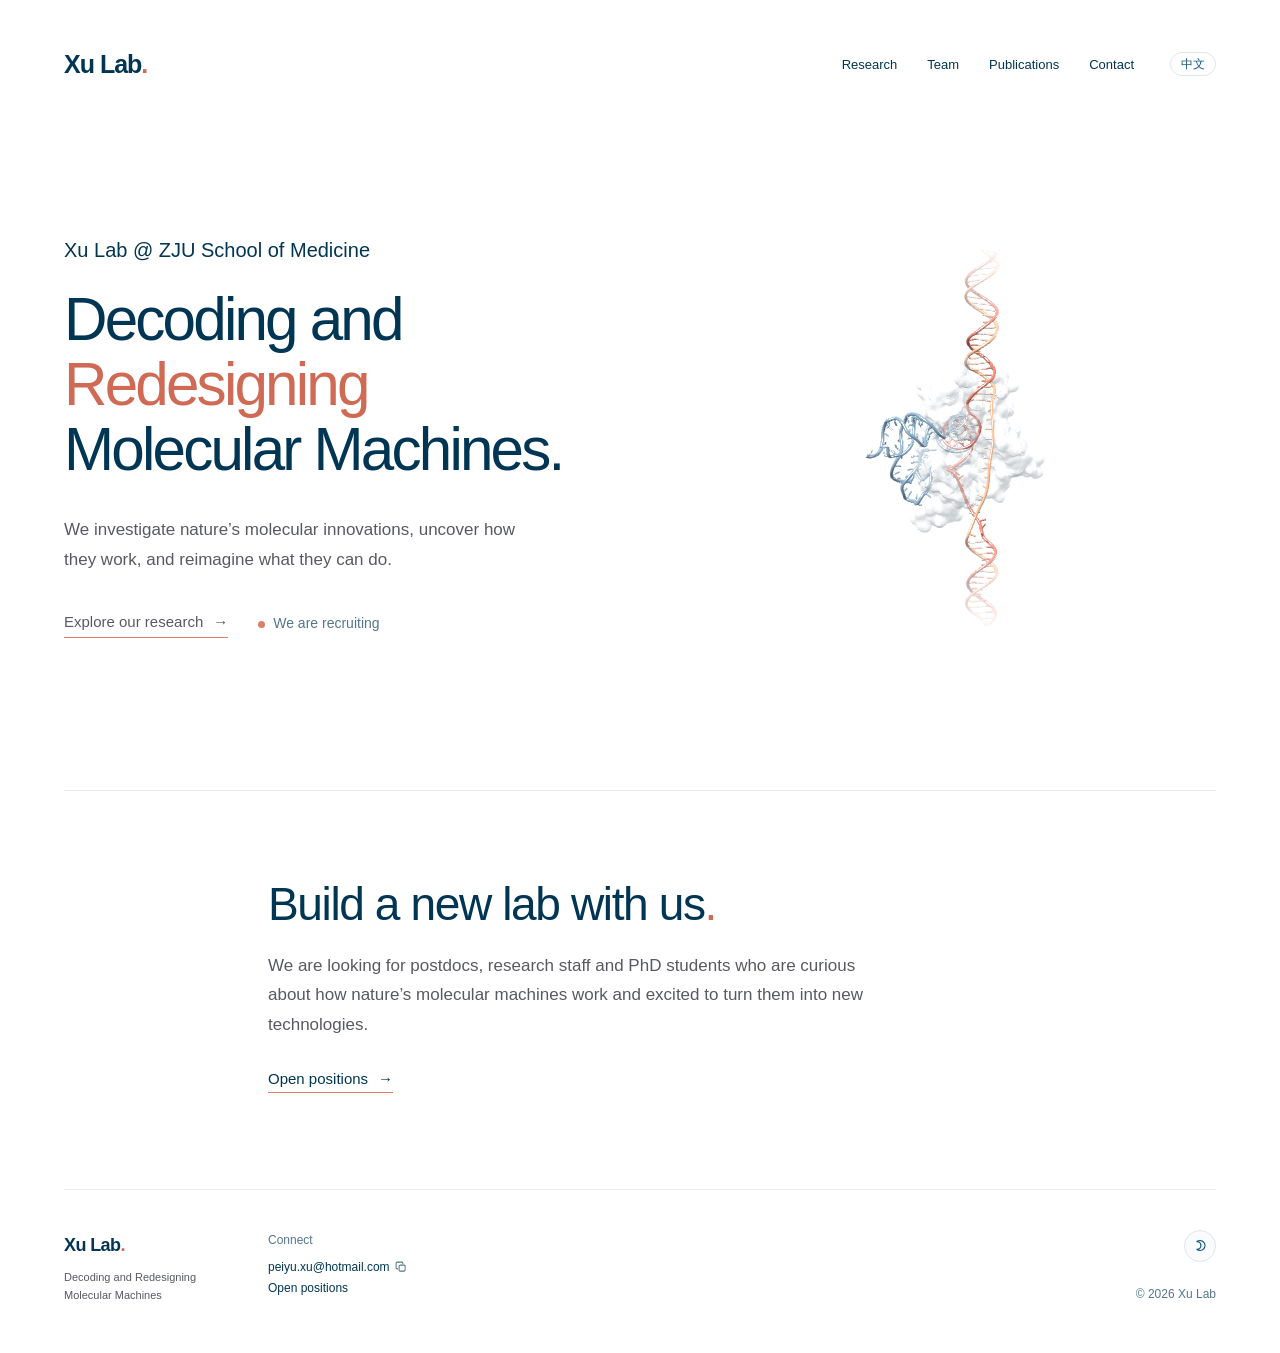
<file: index.html>
<!doctype html>
<html lang="en"><head><meta charset="utf-8"><meta name="viewport" content="width=device-width,initial-scale=1"><meta name="baidu-site-verification" content="codeva-CUnoNvr2Vo" /><meta name="theme-color" content="#ffffff"><meta name="description" content="The Xu Lab, led by Peiyu Xu at Zhejiang University School of Medicine, discovers molecular machines in nature, works out how they function, and redesigns them into new technologies, at the bench and with AI."><title>Xu Lab — Molecular Machines</title><link rel="canonical" href="https://xulab.bio/"><meta property="og:type" content="website"><meta property="og:site_name" content="Xu Lab"><meta property="og:title" content="Xu Lab — Molecular Machines"><meta property="og:description" content="The Xu Lab, led by Peiyu Xu at Zhejiang University School of Medicine, discovers molecular machines in nature, works out how they function, and redesigns them into new technologies, at the bench and with AI."><meta property="og:url" content="https://xulab.bio/"><meta property="og:image" content="https://xulab.bio/assets/og-image.png"><meta name="twitter:card" content="summary_large_image"><script type="application/ld+json">{"@context": "https://schema.org", "@type": "ResearchOrganization", "name": "Xu Lab", "alternateName": ["Peiyu Xu Lab", "徐沛雨实验室"], "url": "https://xulab.bio/", "description": "The Xu Lab, led by Peiyu Xu at Zhejiang University School of Medicine, discovers molecular machines in nature, works out how they function, and redesigns them into new technologies, at the bench and with AI.", "parentOrganization": {"@type": "CollegeOrUniversity", "name": "Zhejiang University School of Medicine"}, "email": "peiyu.xu@hotmail.com", "founder": {"@type": "Person", "name": "Peiyu Xu", "alternateName": "徐沛雨", "sameAs": ["https://scholar.google.com/citations?user=S1uxgUUAAAAJ", "https://orcid.org/0000-0003-3590-4037"]}}</script><link rel="alternate" hreflang="en" href="https://xulab.bio/"><link rel="alternate" hreflang="zh-CN" href="https://xulab.bio/zh/"><link rel="icon" href="/favicon.ico" sizes="48x48"><link rel="icon" href="/assets/icon-192.png" type="image/png" sizes="192x192"><link rel="icon" href="/assets/mark.svg" type="image/svg+xml" sizes="any"><link rel="apple-touch-icon" href="/assets/apple-touch-icon.png" sizes="180x180"><link rel="manifest" href="/site.webmanifest"><link rel="modulepreload" href="assets/vendor/three.module.min.js"><link rel="preload" href="assets/spufz1.json" as="fetch" crossorigin><link rel="preload" href="assets/protein-surface.bin" as="fetch" crossorigin><script>try{if(localStorage.getItem("xulab-theme")==="dark")document.documentElement.dataset.theme="dark"}catch(e){}</script><link rel="stylesheet" href="style.css?v=r47"><script type="module" src="app.js?v=spufz1-v7"></script><script type="module" src="site.js?v=r9"></script></head>
<body class="home"><a class="skip" href="#main">Skip to content</a><header><a class="wordmark" href="index.html" aria-label="Xu Lab home">Xu Lab<span>.</span></a><nav aria-label="Main navigation"><a href="research.html">Research</a><a href="team.html">Team</a><a href="publications.html">Publications</a><a href="contact.html">Contact</a><a class="lang-switch" href="/zh/" hreflang="zh-CN" lang="zh-CN">中文</a></nav></header><main id="main"><section class="intro" aria-labelledby="title"><div class="intro-copy"><p class="lab-heading">Xu Lab @ ZJU School of Medicine</p><h1 id="title">Decoding and<br><span>Redesigning</span><br>Molecular Machines.</h1><p>We investigate nature’s molecular innovations, uncover how they work, and reimagine what they can do.</p><p class="hero-links"><a class="cta-link" href="research.html">Explore our research <span aria-hidden="true">→</span></a><a class="hero-secondary" href="contact.html#positions">We are recruiting</a></p></div><figure class="molecular-figure">
  <div id="viewport" class="molecular-viewport">
    <canvas aria-label="SpuFz1 protein surface in translucent white, omega RNA in pale blue, and DNA in coral and apricot, from PDB 8GKH with modeled DNA extensions. Drag to rotate." role="img"></canvas>
    <p id="status" class="molecular-status" role="status">Loading structure…</p>
  </div>
</figure></section>
<section class="join-band reveal" aria-labelledby="join-home-title">
  <h2 id="join-home-title">Build a new lab with us<span>.</span></h2>
  <p>We are looking for postdocs, research staff and PhD students who are curious about how nature’s molecular machines work and excited to turn them into new technologies.</p>
  <a class="cta-link" href="contact.html#positions">Open positions <span aria-hidden="true">→</span></a>
</section>
</main><footer class="site-footer"><div class="footer-inner"><div class="footer-id"><a class="footer-mark" href="index.html">Xu Lab<span>.</span></a><p>Decoding and Redesigning<br>Molecular Machines</p></div><div class="footer-col"><p class="footer-label">Connect</p><p><a href="#copy-email" class="copy-email" data-email="peiyu.xu@hotmail.com" aria-label="Copy email address peiyu.xu@hotmail.com" title="Copy email address">peiyu.xu@hotmail.com<svg class="copy-icon" viewBox="0 0 16 16" width="12" height="12" aria-hidden="true"><g class="icon-copy" fill="none" stroke="currentColor" stroke-width="1.35" stroke-linecap="round" stroke-linejoin="round"><rect x="5.5" y="5.5" width="8" height="8" rx="1.5"/><path d="M3.5 10.5H3a1.5 1.5 0 0 1-1.5-1.5V3A1.5 1.5 0 0 1 3 1.5h6A1.5 1.5 0 0 1 10.5 3v.5"/></g><path class="icon-check" fill="none" stroke="currentColor" stroke-width="1.6" stroke-linecap="round" stroke-linejoin="round" d="M2.5 8.5 6.2 12.2 13.5 4.5"/></svg><small class="copy-status" aria-live="polite"></small></a><br><a href="contact.html#positions">Open positions</a></p></div><div class="footer-end"><button type="button" class="theme-toggle" aria-pressed="false" aria-label="Switch to dark mode" title="Switch to dark mode"><svg class="theme-icon" viewBox="0 0 16 16" width="15" height="15" aria-hidden="true"><path class="icon-moon" fill="none" stroke="currentColor" stroke-width="1.35" stroke-linecap="round" stroke-linejoin="round" d="M4.2 3.8A5.3 5.3 0 1 1 4.2 12.2 4.2 4.2 0 0 0 4.2 3.8Z"/><g class="icon-sun" fill="none" stroke="currentColor" stroke-width="1.4" stroke-linecap="round"><circle cx="8" cy="8" r="3"/><path d="M8 1.6v1.8M8 12.6v1.8M1.6 8h1.8M12.6 8h1.8M3.5 3.5l1.3 1.3M11.2 11.2l1.3 1.3M12.5 3.5l-1.3 1.3M4.8 11.2l-1.3 1.3"/></g></svg></button><p class="footer-note">© 2026 Xu Lab</p></div></div></footer></body></html>
</file>
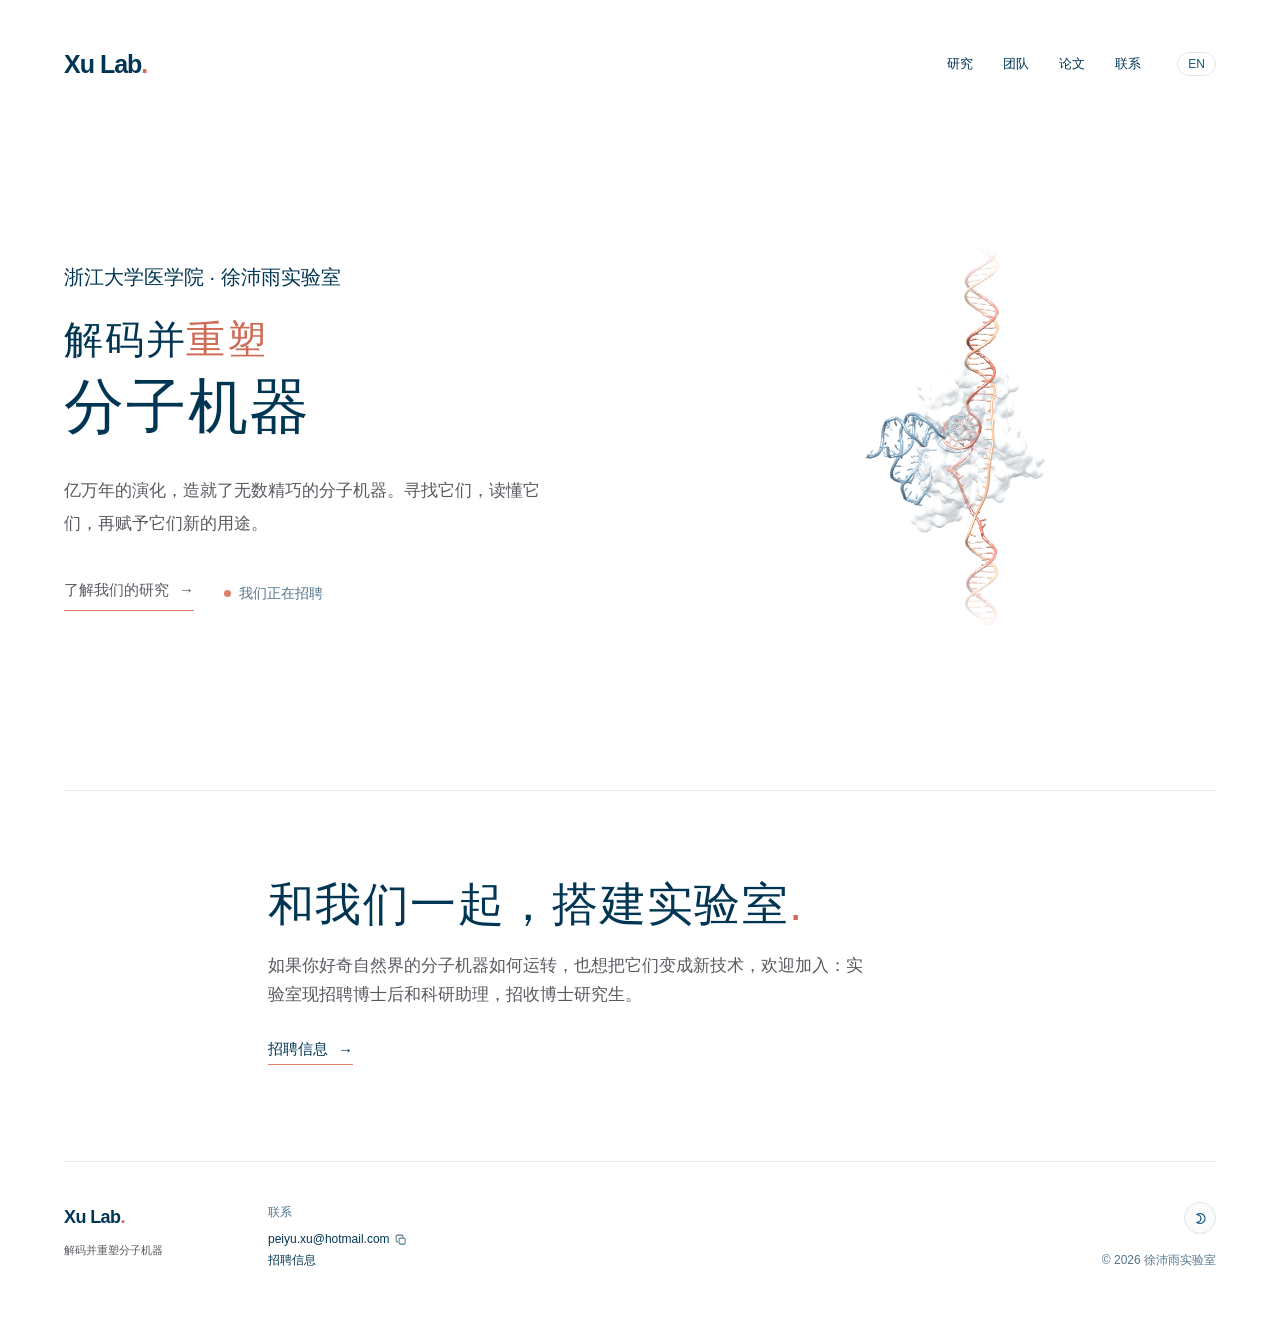
<file: zh/index.html>
<!doctype html>
<html lang="zh-CN"><head><meta charset="utf-8"><meta name="viewport" content="width=device-width,initial-scale=1"><meta name="baidu-site-verification" content="codeva-CUnoNvr2Vo" /><meta name="theme-color" content="#ffffff"><meta name="description" content="浙江大学医学院徐沛雨实验室：在自然界中发现新的分子机器，探究其工作机制，并结合实验与 AI，将其改造为新技术。"><title>徐沛雨实验室 — 分子机器 | Xu Lab</title><link rel="canonical" href="https://xulab.bio/zh/"><meta property="og:locale" content="zh_CN"><meta property="og:type" content="website"><meta property="og:site_name" content="Xu Lab"><meta property="og:title" content="徐沛雨实验室 — 分子机器 | Xu Lab"><meta property="og:description" content="浙江大学医学院徐沛雨实验室：在自然界中发现新的分子机器，探究其工作机制，并结合实验与 AI，将其改造为新技术。"><meta property="og:url" content="https://xulab.bio/zh/"><meta property="og:image" content="https://xulab.bio/assets/og-image.png"><meta name="twitter:card" content="summary_large_image"><script type="application/ld+json">{"@context": "https://schema.org", "@type": "ResearchOrganization", "name": "Xu Lab", "alternateName": ["徐沛雨实验室", "Peiyu Xu Lab"], "url": "https://xulab.bio/zh/", "description": "浙江大学医学院徐沛雨实验室：在自然界中发现新的分子机器，探究其工作机制，并结合实验与 AI，将其改造为新技术。", "parentOrganization": {"@type": "CollegeOrUniversity", "name": "Zhejiang University School of Medicine"}, "email": "peiyu.xu@hotmail.com", "founder": {"@type": "Person", "name": "Peiyu Xu", "alternateName": "徐沛雨", "sameAs": ["https://scholar.google.com/citations?user=S1uxgUUAAAAJ", "https://orcid.org/0000-0003-3590-4037"]}}</script><link rel="alternate" hreflang="en" href="https://xulab.bio/"><link rel="alternate" hreflang="zh-CN" href="https://xulab.bio/zh/"><link rel="icon" href="/favicon.ico" sizes="48x48"><link rel="icon" href="/assets/icon-192.png" type="image/png" sizes="192x192"><link rel="icon" href="/assets/mark.svg" type="image/svg+xml" sizes="any"><link rel="apple-touch-icon" href="/assets/apple-touch-icon.png" sizes="180x180"><link rel="manifest" href="/site.webmanifest"><link rel="modulepreload" href="/assets/vendor/three.module.min.js"><link rel="preload" href="/assets/spufz1.json" as="fetch" crossorigin><link rel="preload" href="/assets/protein-surface.bin" as="fetch" crossorigin><script>try{if(localStorage.getItem("xulab-theme")==="dark")document.documentElement.dataset.theme="dark"}catch(e){}</script><link rel="stylesheet" href="/style.css?v=r47"><script type="module" src="/app.js?v=spufz1-v7"></script><script type="module" src="/site.js?v=r9"></script></head>
<body class="home"><a class="skip" href="#main">跳到正文</a><header><a class="wordmark" href="/zh/" aria-label="徐沛雨实验室首页">Xu Lab<span>.</span></a><nav aria-label="主导航"><a href="/zh/research.html">研究</a><a href="/zh/team.html">团队</a><a href="/zh/publications.html">论文</a><a href="/zh/contact.html">联系</a><a class="lang-switch" href="/" hreflang="en" lang="en">EN</a></nav></header><main id="main"><section class="intro" aria-labelledby="title"><div class="intro-copy"><p class="lab-heading">浙江大学医学院 · 徐沛雨实验室</p><h1 id="title"><small>解码并<span>重塑</span></small><br>分子机器</h1><p>亿万年的演化，造就了无数精巧的分子机器。寻找它们，读懂它们，再赋予它们新的用途。</p><p class="hero-links"><a class="cta-link" href="/zh/research.html">了解我们的研究 <span aria-hidden="true">→</span></a><a class="hero-secondary" href="/zh/contact.html#positions">我们正在招聘</a></p></div><figure class="molecular-figure">
  <div id="viewport" class="molecular-viewport">
    <canvas aria-label="SpuFz1 蛋白表面（半透明白色）、ωRNA（浅蓝色）与 DNA（珊瑚色与杏色），来自 PDB 8GKH，DNA 延伸段为建模所得。拖动可旋转。" role="img"></canvas>
    <p id="status" class="molecular-status" role="status">正在加载结构…</p>
  </div>
</figure></section>
<section class="join-band reveal" aria-labelledby="join-home-title">
  <h2 id="join-home-title">和我们一起，搭建实验室<span>.</span></h2>
  <p>如果你好奇自然界的分子机器如何运转，也想把它们变成新技术，欢迎加入：实验室现招聘博士后和科研助理，招收博士研究生。</p>
  <a class="cta-link" href="/zh/contact.html#positions">招聘信息 <span aria-hidden="true">→</span></a>
</section></main><footer class="site-footer"><div class="footer-inner"><div class="footer-id"><a class="footer-mark" href="/zh/">Xu Lab<span>.</span></a><p>解码并重塑分子机器</p></div><div class="footer-col"><p class="footer-label">联系</p><p><a href="#copy-email" class="copy-email" data-email="peiyu.xu@hotmail.com" aria-label="复制邮箱地址 peiyu.xu@hotmail.com" title="点击复制邮箱">peiyu.xu@hotmail.com<svg class="copy-icon" viewBox="0 0 16 16" width="12" height="12" aria-hidden="true"><g class="icon-copy" fill="none" stroke="currentColor" stroke-width="1.35" stroke-linecap="round" stroke-linejoin="round"><rect x="5.5" y="5.5" width="8" height="8" rx="1.5"/><path d="M3.5 10.5H3a1.5 1.5 0 0 1-1.5-1.5V3A1.5 1.5 0 0 1 3 1.5h6A1.5 1.5 0 0 1 10.5 3v.5"/></g><path class="icon-check" fill="none" stroke="currentColor" stroke-width="1.6" stroke-linecap="round" stroke-linejoin="round" d="M2.5 8.5 6.2 12.2 13.5 4.5"/></svg><small class="copy-status" aria-live="polite"></small></a><br><a href="/zh/contact.html#positions">招聘信息</a></p></div><div class="footer-end"><button type="button" class="theme-toggle" aria-pressed="false" aria-label="切换深色模式" title="切换深色模式"><svg class="theme-icon" viewBox="0 0 16 16" width="15" height="15" aria-hidden="true"><path class="icon-moon" fill="none" stroke="currentColor" stroke-width="1.35" stroke-linecap="round" stroke-linejoin="round" d="M4.2 3.8A5.3 5.3 0 1 1 4.2 12.2 4.2 4.2 0 0 0 4.2 3.8Z"/><g class="icon-sun" fill="none" stroke="currentColor" stroke-width="1.4" stroke-linecap="round"><circle cx="8" cy="8" r="3"/><path d="M8 1.6v1.8M8 12.6v1.8M1.6 8h1.8M12.6 8h1.8M3.5 3.5l1.3 1.3M11.2 11.2l1.3 1.3M12.5 3.5l-1.3 1.3M4.8 11.2l-1.3 1.3"/></g></svg></button><p class="footer-note">© 2026 徐沛雨实验室</p></div></div></footer></body></html>
</file>
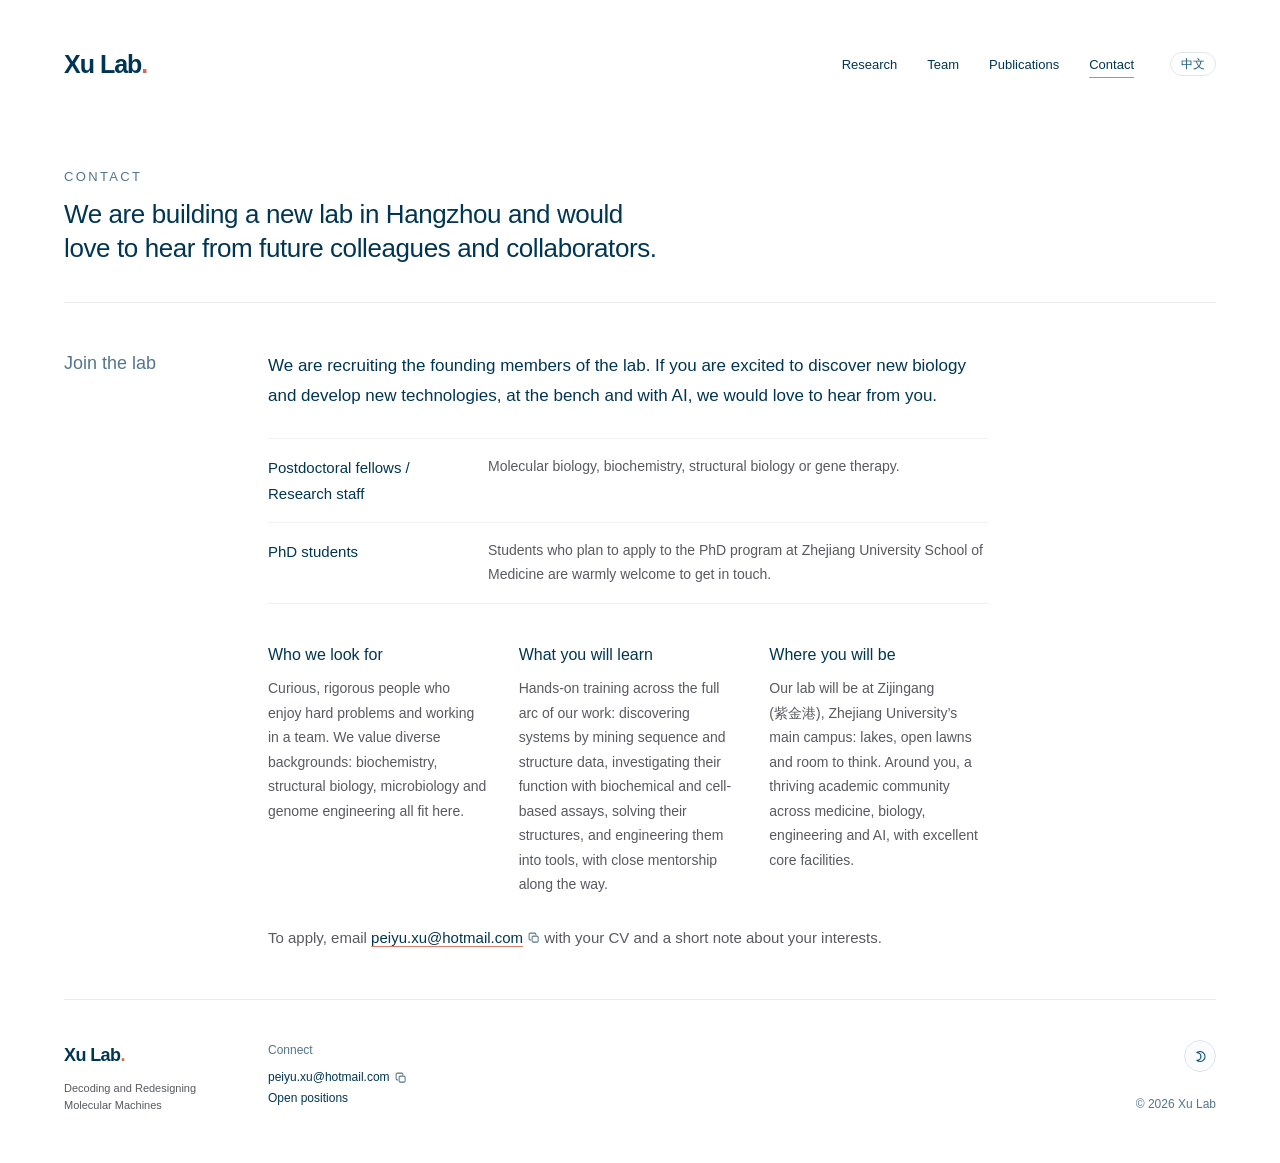
<file: contact.html>
<!doctype html>
<html lang="en"><head><meta charset="utf-8"><meta name="viewport" content="width=device-width,initial-scale=1"><meta name="theme-color" content="#ffffff"><meta name="description" content="Contact the Xu Lab at Zhejiang University School of Medicine, Hangzhou. We are recruiting postdocs, research staff and PhD students."><title>Contact — Xu Lab</title><link rel="canonical" href="https://xulab.bio/contact"><meta property="og:type" content="website"><meta property="og:site_name" content="Xu Lab"><meta property="og:title" content="Contact — Xu Lab"><meta property="og:description" content="Contact the Xu Lab at Zhejiang University School of Medicine, Hangzhou. We are recruiting postdocs, research staff and PhD students."><meta property="og:url" content="https://xulab.bio/contact"><meta property="og:image" content="https://xulab.bio/assets/og-image.png"><meta name="twitter:card" content="summary_large_image"><link rel="alternate" hreflang="en" href="https://xulab.bio/contact"><link rel="alternate" hreflang="zh-CN" href="https://xulab.bio/zh/contact"><link rel="icon" href="/favicon.ico" sizes="48x48"><link rel="icon" href="/assets/icon-192.png" type="image/png" sizes="192x192"><link rel="icon" href="/assets/mark.svg" type="image/svg+xml" sizes="any"><link rel="apple-touch-icon" href="/assets/apple-touch-icon.png" sizes="180x180"><link rel="manifest" href="/site.webmanifest"><script type="module" src="site.js?v=r9"></script><script>try{if(localStorage.getItem("xulab-theme")==="dark")document.documentElement.dataset.theme="dark"}catch(e){}</script><link rel="stylesheet" href="style.css?v=r47"></head>
<body><a class="skip" href="#main">Skip to content</a><header><a class="wordmark" href="index.html" aria-label="Xu Lab home">Xu Lab<span>.</span></a><nav aria-label="Main navigation"><a href="research.html">Research</a><a href="team.html">Team</a><a href="publications.html">Publications</a><a href="contact.html" aria-current="page">Contact</a><a class="lang-switch" href="/zh/contact.html" hreflang="zh-CN" lang="zh-CN">中文</a></nav></header><main id="main"><div class="page-heading is-label"><h1>Contact<span>.</span></h1><p>We are building a new lab in Hangzhou and would love to hear from future colleagues and collaborators.</p></div>
<section class="home-band contact-band" id="positions" aria-labelledby="join-title"><div class="band-label"><h2 id="join-title">Join the lab</h2></div><div class="positions"><p class="positions-lead">We are recruiting the founding members of the lab. If you are excited to discover new biology and develop new technologies, at the bench and with AI, we would love to hear from you.</p><ul class="role-list"><li><h3>Postdoctoral fellows / Research staff</h3><p>Molecular biology, biochemistry, structural biology or gene therapy.</p></li><li><h3>PhD students</h3><p>Students who plan to apply to the PhD program at Zhejiang University School of Medicine are warmly welcome to get in touch.</p></li></ul><div class="join-cols"><div class="join-col"><h3>Who we look for</h3><p>Curious, rigorous people who enjoy hard problems and working in a team. We value diverse backgrounds: biochemistry, structural biology, microbiology and genome engineering all fit here.</p></div><div class="join-col"><h3>What you will learn</h3><p>Hands-on training across the full arc of our work: discovering systems by mining sequence and structure data, investigating their function with biochemical and cell-based assays, solving their structures, and engineering them into tools, with close mentorship along the way.</p></div><div class="join-col"><h3>Where you will be</h3><p>Our lab will be at Zijingang (<span lang="zh">紫金港</span>), Zhejiang University’s main campus: lakes, open lawns and room to think. Around you, a thriving academic community across medicine, biology, engineering and AI, with excellent core facilities.</p></div></div><p class="positions-apply">To apply, email <a href="#copy-email" class="copy-email" data-email="peiyu.xu@hotmail.com" aria-label="Copy email address peiyu.xu@hotmail.com" title="Copy email address">peiyu.xu@hotmail.com<svg class="copy-icon" viewBox="0 0 16 16" width="12" height="12" aria-hidden="true"><g class="icon-copy" fill="none" stroke="currentColor" stroke-width="1.35" stroke-linecap="round" stroke-linejoin="round"><rect x="5.5" y="5.5" width="8" height="8" rx="1.5"/><path d="M3.5 10.5H3a1.5 1.5 0 0 1-1.5-1.5V3A1.5 1.5 0 0 1 3 1.5h6A1.5 1.5 0 0 1 10.5 3v.5"/></g><path class="icon-check" fill="none" stroke="currentColor" stroke-width="1.6" stroke-linecap="round" stroke-linejoin="round" d="M2.5 8.5 6.2 12.2 13.5 4.5"/></svg><small class="copy-status" aria-live="polite"></small></a> with your CV and a short note about your interests.</p></div></section></main><footer class="site-footer"><div class="footer-inner"><div class="footer-id"><a class="footer-mark" href="index.html">Xu Lab<span>.</span></a><p>Decoding and Redesigning<br>Molecular Machines</p></div><div class="footer-col"><p class="footer-label">Connect</p><p><a href="#copy-email" class="copy-email" data-email="peiyu.xu@hotmail.com" aria-label="Copy email address peiyu.xu@hotmail.com" title="Copy email address">peiyu.xu@hotmail.com<svg class="copy-icon" viewBox="0 0 16 16" width="12" height="12" aria-hidden="true"><g class="icon-copy" fill="none" stroke="currentColor" stroke-width="1.35" stroke-linecap="round" stroke-linejoin="round"><rect x="5.5" y="5.5" width="8" height="8" rx="1.5"/><path d="M3.5 10.5H3a1.5 1.5 0 0 1-1.5-1.5V3A1.5 1.5 0 0 1 3 1.5h6A1.5 1.5 0 0 1 10.5 3v.5"/></g><path class="icon-check" fill="none" stroke="currentColor" stroke-width="1.6" stroke-linecap="round" stroke-linejoin="round" d="M2.5 8.5 6.2 12.2 13.5 4.5"/></svg><small class="copy-status" aria-live="polite"></small></a><br><a href="contact.html#positions">Open positions</a></p></div><div class="footer-end"><button type="button" class="theme-toggle" aria-pressed="false" aria-label="Switch to dark mode" title="Switch to dark mode"><svg class="theme-icon" viewBox="0 0 16 16" width="15" height="15" aria-hidden="true"><path class="icon-moon" fill="none" stroke="currentColor" stroke-width="1.35" stroke-linecap="round" stroke-linejoin="round" d="M4.2 3.8A5.3 5.3 0 1 1 4.2 12.2 4.2 4.2 0 0 0 4.2 3.8Z"/><g class="icon-sun" fill="none" stroke="currentColor" stroke-width="1.4" stroke-linecap="round"><circle cx="8" cy="8" r="3"/><path d="M8 1.6v1.8M8 12.6v1.8M1.6 8h1.8M12.6 8h1.8M3.5 3.5l1.3 1.3M11.2 11.2l1.3 1.3M12.5 3.5l-1.3 1.3M4.8 11.2l-1.3 1.3"/></g></svg></button><p class="footer-note">© 2026 Xu Lab</p></div></div></footer></body></html>
</file>
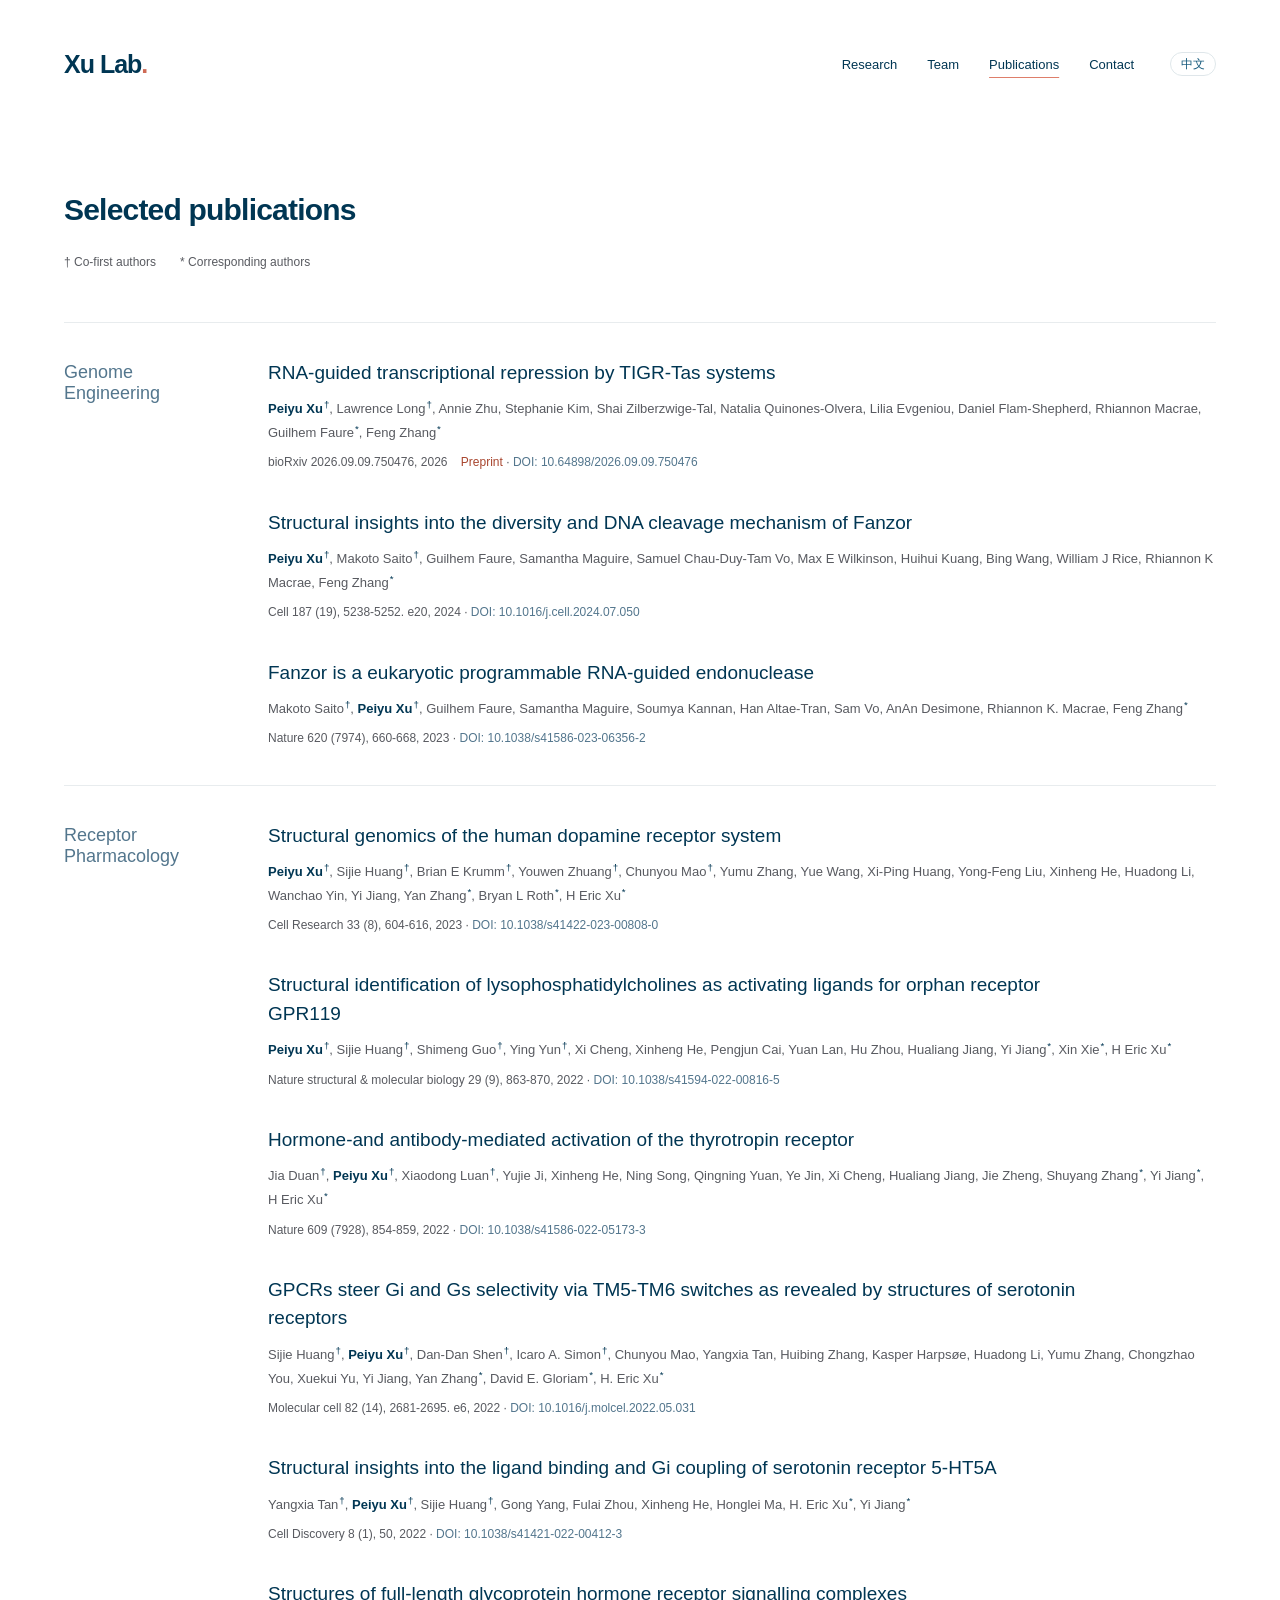
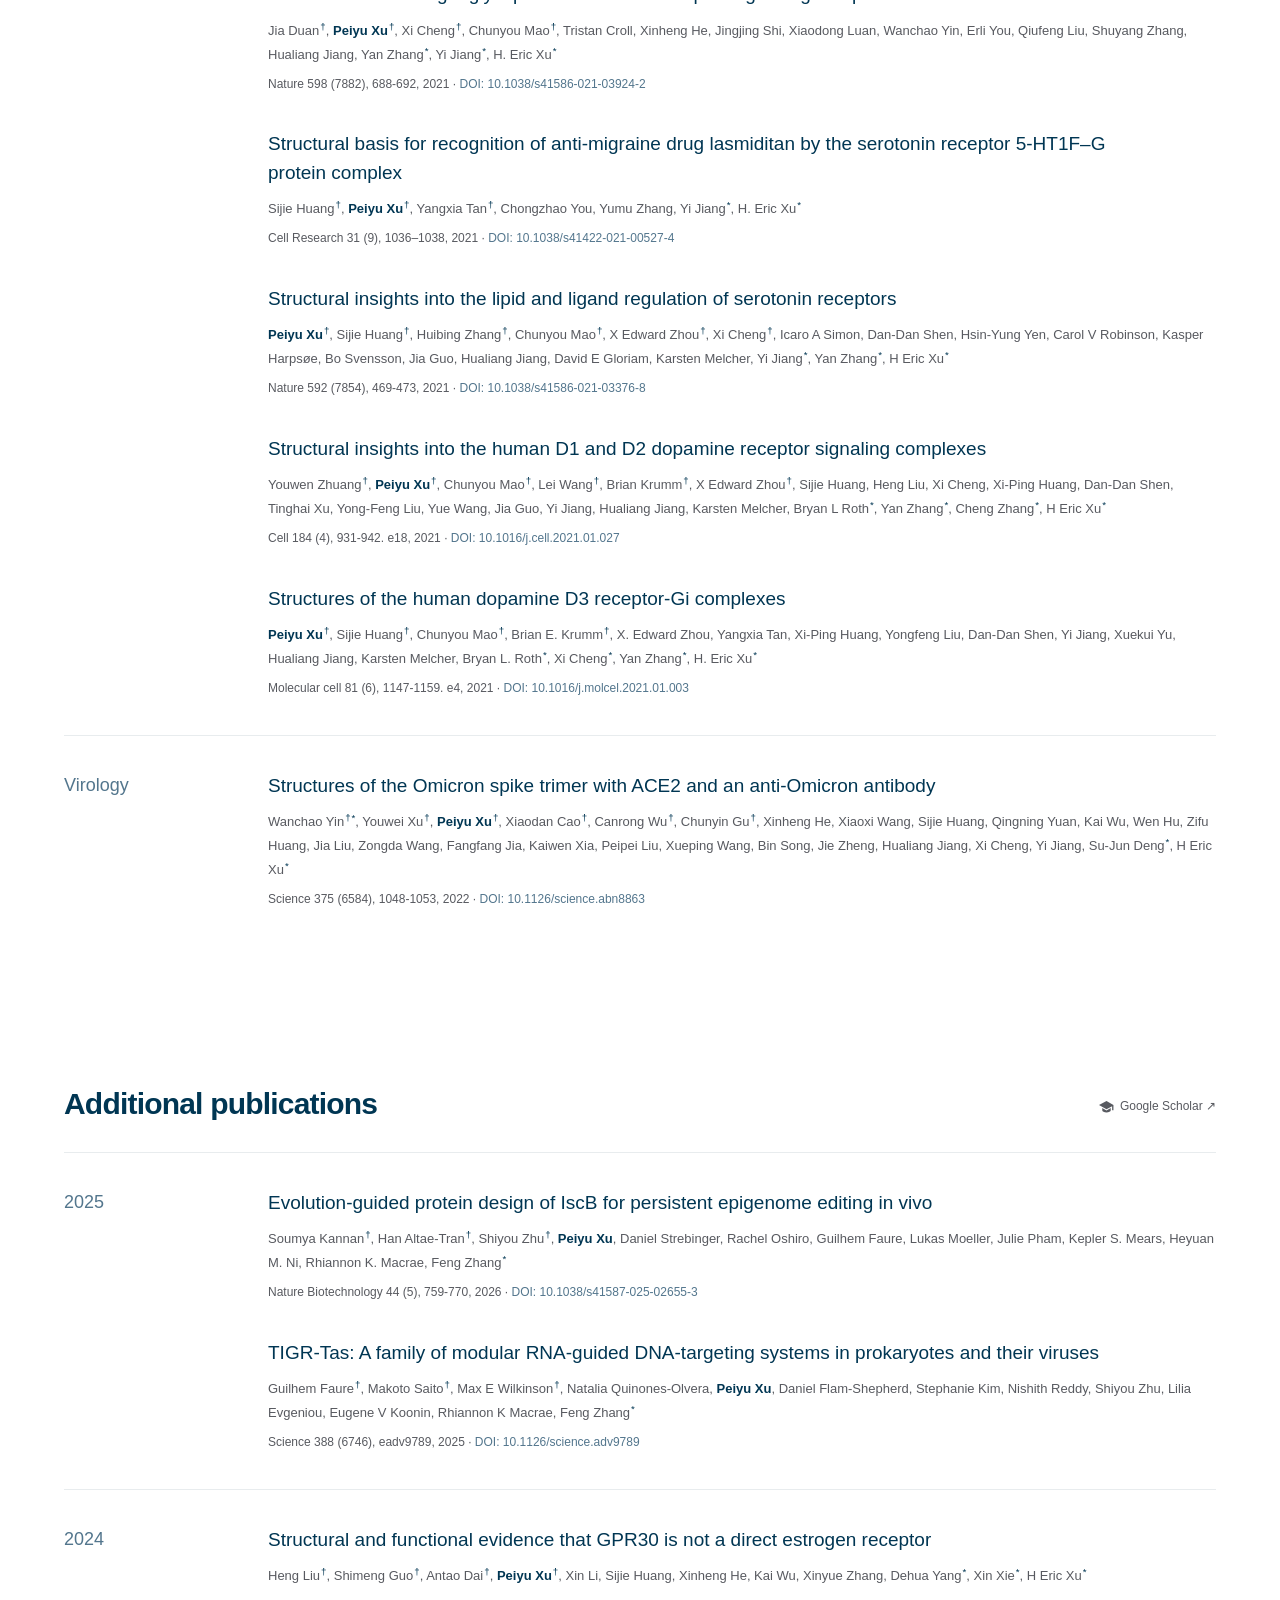
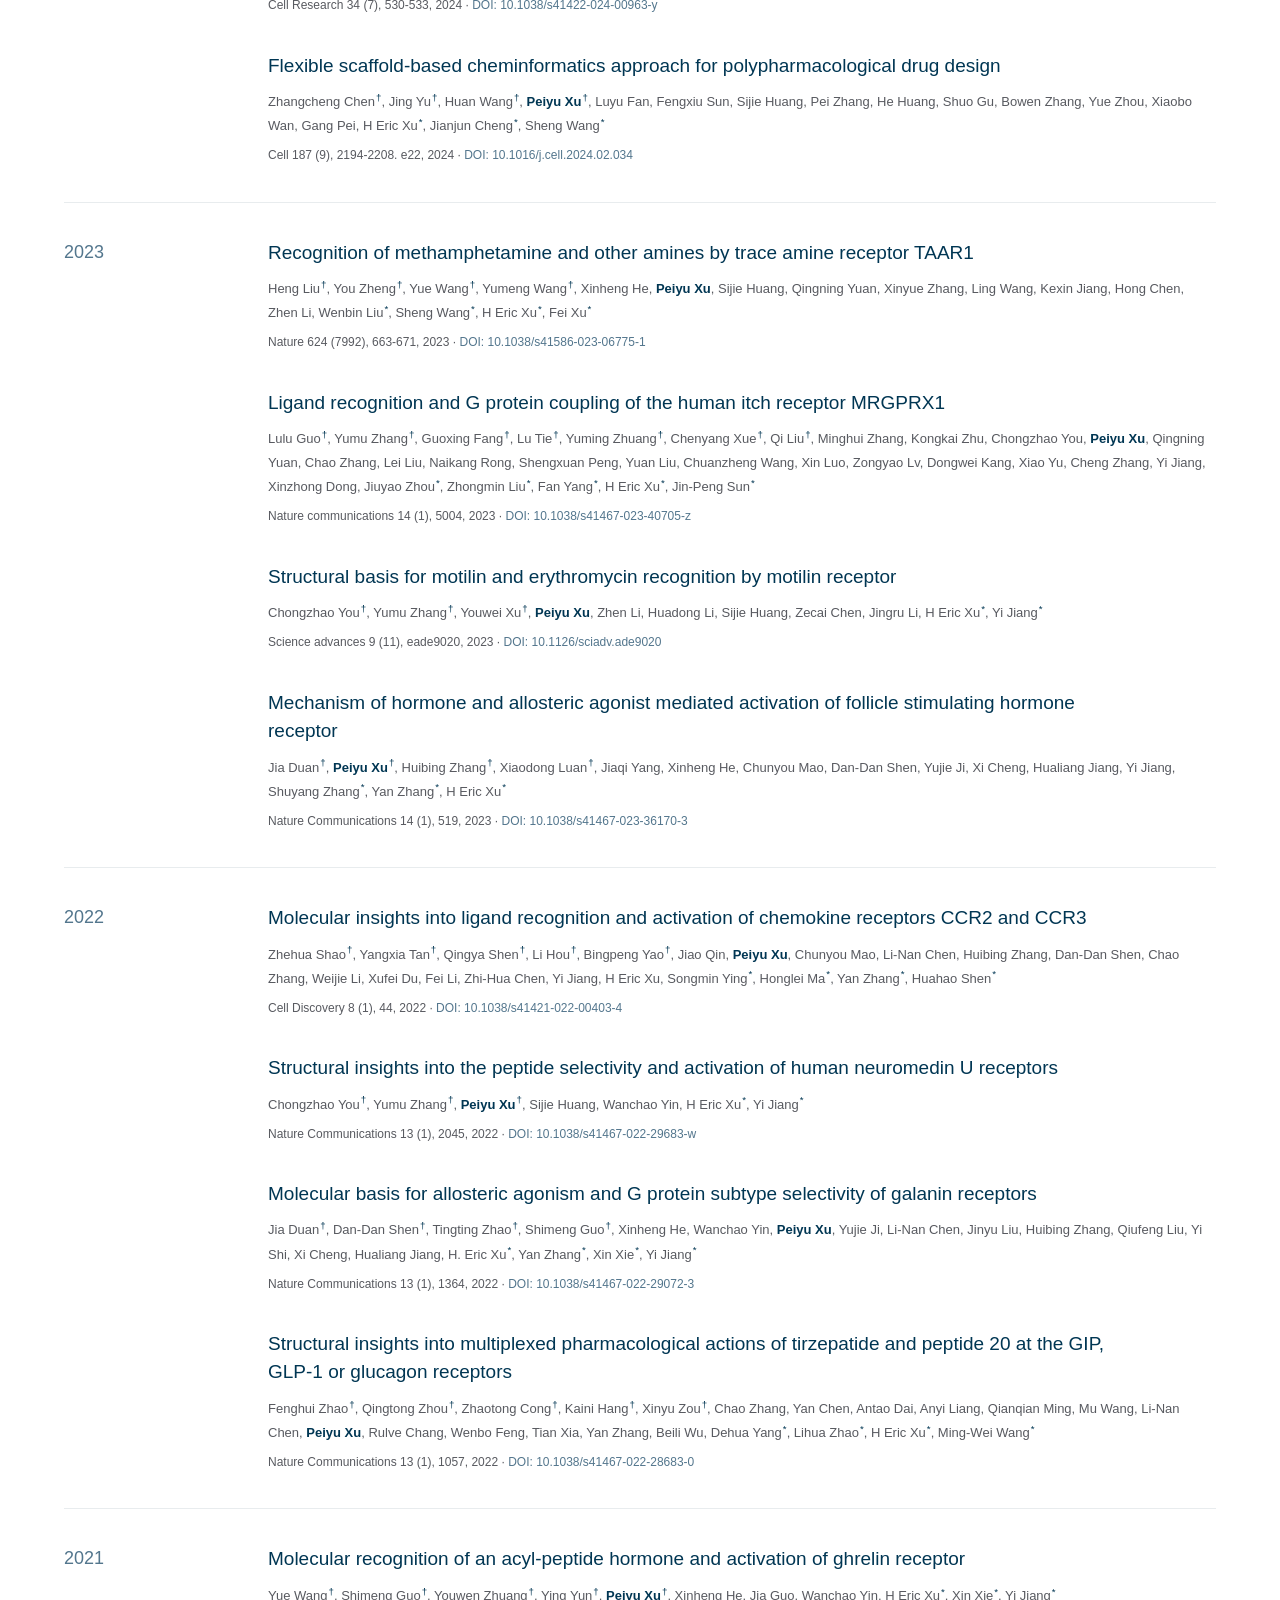
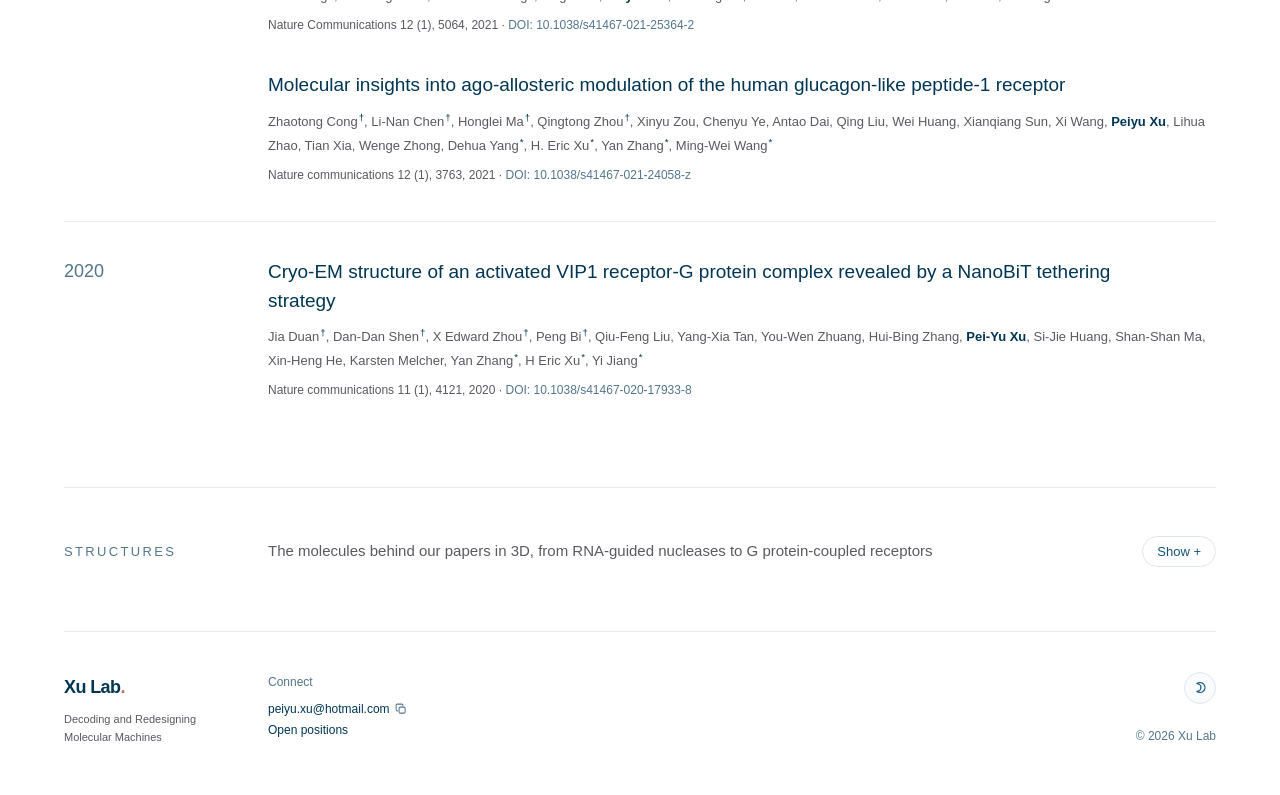
<file: publications.html>
<!doctype html>
<html lang="en"><head><meta charset="utf-8"><meta name="viewport" content="width=device-width,initial-scale=1"><meta name="theme-color" content="#ffffff"><meta name="description" content="Selected and complete journal publications of Peiyu Xu and the Xu Lab: Fanzor and TIGR-Tas RNA-guided systems, GPCR pharmacology and SARS-CoV-2."><title>Publications — Xu Lab</title><link rel="canonical" href="https://xulab.bio/publications"><meta property="og:type" content="website"><meta property="og:site_name" content="Xu Lab"><meta property="og:title" content="Publications — Xu Lab"><meta property="og:description" content="Selected and complete journal publications of Peiyu Xu and the Xu Lab: Fanzor and TIGR-Tas RNA-guided systems, GPCR pharmacology and SARS-CoV-2."><meta property="og:url" content="https://xulab.bio/publications"><meta property="og:image" content="https://xulab.bio/assets/og-image.png"><meta name="twitter:card" content="summary_large_image"><link rel="alternate" hreflang="en" href="https://xulab.bio/publications"><link rel="alternate" hreflang="zh-CN" href="https://xulab.bio/zh/publications"><link rel="icon" href="/favicon.ico" sizes="48x48"><link rel="icon" href="/assets/icon-192.png" type="image/png" sizes="192x192"><link rel="icon" href="/assets/mark.svg" type="image/svg+xml" sizes="any"><link rel="apple-touch-icon" href="/assets/apple-touch-icon.png" sizes="180x180"><link rel="manifest" href="/site.webmanifest"><script type="module" src="site.js?v=r9"></script><script>try{if(localStorage.getItem("xulab-theme")==="dark")document.documentElement.dataset.theme="dark"}catch(e){}</script><link rel="stylesheet" href="style.css?v=r48"><script type="application/ld+json" id="pub-ld">{"@context": "https://schema.org", "@type": "ItemList", "name": "Publications of Peiyu Xu", "itemListElement": [{"@type": "ListItem", "position": 1, "item": {"@type": "ScholarlyArticle", "headline": "RNA-guided transcriptional repression by TIGR-Tas systems", "author": [{"@type": "Person", "name": "Peiyu Xu"}, {"@type": "Person", "name": "Lawrence Long"}, {"@type": "Person", "name": "Annie Zhu"}, {"@type": "Person", "name": "Stephanie Kim"}, {"@type": "Person", "name": "Shai Zilberzwige-Tal"}, {"@type": "Person", "name": "Natalia Quinones-Olvera"}, {"@type": "Person", "name": "Lilia Evgeniou"}, {"@type": "Person", "name": "Daniel Flam-Shepherd"}, {"@type": "Person", "name": "Rhiannon Macrae"}, {"@type": "Person", "name": "Guilhem Faure"}, {"@type": "Person", "name": "Feng Zhang"}], "datePublished": "2026", "isPartOf": "bioRxiv 2026.09.09.750476, 2026", "sameAs": "https://doi.org/10.64898/2026.09.09.750476"}}, {"@type": "ListItem", "position": 2, "item": {"@type": "ScholarlyArticle", "headline": "Structural insights into the diversity and DNA cleavage mechanism of Fanzor", "author": [{"@type": "Person", "name": "Peiyu Xu"}, {"@type": "Person", "name": "Makoto Saito"}, {"@type": "Person", "name": "Guilhem Faure"}, {"@type": "Person", "name": "Samantha Maguire"}, {"@type": "Person", "name": "Samuel Chau-Duy-Tam Vo"}, {"@type": "Person", "name": "Max E Wilkinson"}, {"@type": "Person", "name": "Huihui Kuang"}, {"@type": "Person", "name": "Bing Wang"}, {"@type": "Person", "name": "William J Rice"}, {"@type": "Person", "name": "Rhiannon K Macrae"}, {"@type": "Person", "name": "Feng Zhang"}], "datePublished": "2024", "isPartOf": "Cell 187 (19), 5238-5252. e20, 2024", "sameAs": "https://doi.org/10.1016/j.cell.2024.07.050"}}, {"@type": "ListItem", "position": 3, "item": {"@type": "ScholarlyArticle", "headline": "Fanzor is a eukaryotic programmable RNA-guided endonuclease", "author": [{"@type": "Person", "name": "Makoto Saito"}, {"@type": "Person", "name": "Peiyu Xu"}, {"@type": "Person", "name": "Guilhem Faure"}, {"@type": "Person", "name": "Samantha Maguire"}, {"@type": "Person", "name": "Soumya Kannan"}, {"@type": "Person", "name": "Han Altae-Tran"}, {"@type": "Person", "name": "Sam Vo"}, {"@type": "Person", "name": "AnAn Desimone"}, {"@type": "Person", "name": "Rhiannon K. Macrae"}, {"@type": "Person", "name": "Feng Zhang"}], "datePublished": "2023", "isPartOf": "Nature 620 (7974), 660-668, 2023", "sameAs": "https://doi.org/10.1038/s41586-023-06356-2"}}, {"@type": "ListItem", "position": 4, "item": {"@type": "ScholarlyArticle", "headline": "Structural genomics of the human dopamine receptor system", "author": [{"@type": "Person", "name": "Peiyu Xu"}, {"@type": "Person", "name": "Sijie Huang"}, {"@type": "Person", "name": "Brian E Krumm"}, {"@type": "Person", "name": "Youwen Zhuang"}, {"@type": "Person", "name": "Chunyou Mao"}, {"@type": "Person", "name": "Yumu Zhang"}, {"@type": "Person", "name": "Yue Wang"}, {"@type": "Person", "name": "Xi-Ping Huang"}, {"@type": "Person", "name": "Yong-Feng Liu"}, {"@type": "Person", "name": "Xinheng He"}, {"@type": "Person", "name": "Huadong Li"}, {"@type": "Person", "name": "Wanchao Yin"}, {"@type": "Person", "name": "Yi Jiang"}, {"@type": "Person", "name": "Yan Zhang"}, {"@type": "Person", "name": "Bryan L Roth"}, {"@type": "Person", "name": "H Eric Xu"}], "datePublished": "2023", "isPartOf": "Cell Research 33 (8), 604-616, 2023", "sameAs": "https://doi.org/10.1038/s41422-023-00808-0"}}, {"@type": "ListItem", "position": 5, "item": {"@type": "ScholarlyArticle", "headline": "Structures of the Omicron spike trimer with ACE2 and an anti-Omicron antibody", "author": [{"@type": "Person", "name": "Wanchao Yin"}, {"@type": "Person", "name": "Youwei Xu"}, {"@type": "Person", "name": "Peiyu Xu"}, {"@type": "Person", "name": "Xiaodan Cao"}, {"@type": "Person", "name": "Canrong Wu"}, {"@type": "Person", "name": "Chunyin Gu"}, {"@type": "Person", "name": "Xinheng He"}, {"@type": "Person", "name": "Xiaoxi Wang"}, {"@type": "Person", "name": "Sijie Huang"}, {"@type": "Person", "name": "Qingning Yuan"}, {"@type": "Person", "name": "Kai Wu"}, {"@type": "Person", "name": "Wen Hu"}, {"@type": "Person", "name": "Zifu Huang"}, {"@type": "Person", "name": "Jia Liu"}, {"@type": "Person", "name": "Zongda Wang"}, {"@type": "Person", "name": "Fangfang Jia"}, {"@type": "Person", "name": "Kaiwen Xia"}, {"@type": "Person", "name": "Peipei Liu"}, {"@type": "Person", "name": "Xueping Wang"}, {"@type": "Person", "name": "Bin Song"}, {"@type": "Person", "name": "Jie Zheng"}, {"@type": "Person", "name": "Hualiang Jiang"}, {"@type": "Person", "name": "Xi Cheng"}, {"@type": "Person", "name": "Yi Jiang"}, {"@type": "Person", "name": "Su-Jun Deng"}, {"@type": "Person", "name": "H Eric Xu"}], "datePublished": "2022", "isPartOf": "Science 375 (6584), 1048-1053, 2022", "sameAs": "https://doi.org/10.1126/science.abn8863"}}, {"@type": "ListItem", "position": 6, "item": {"@type": "ScholarlyArticle", "headline": "GPCRs steer Gi and Gs selectivity via TM5-TM6 switches as revealed by structures of serotonin receptors", "author": [{"@type": "Person", "name": "Sijie Huang"}, {"@type": "Person", "name": "Peiyu Xu"}, {"@type": "Person", "name": "Dan-Dan Shen"}, {"@type": "Person", "name": "Icaro A. Simon"}, {"@type": "Person", "name": "Chunyou Mao"}, {"@type": "Person", "name": "Yangxia Tan"}, {"@type": "Person", "name": "Huibing Zhang"}, {"@type": "Person", "name": "Kasper Harpsøe"}, {"@type": "Person", "name": "Huadong Li"}, {"@type": "Person", "name": "Yumu Zhang"}, {"@type": "Person", "name": "Chongzhao You"}, {"@type": "Person", "name": "Xuekui Yu"}, {"@type": "Person", "name": "Yi Jiang"}, {"@type": "Person", "name": "Yan Zhang"}, {"@type": "Person", "name": "David E. Gloriam"}, {"@type": "Person", "name": "H. Eric Xu"}], "datePublished": "2022", "isPartOf": "Molecular cell 82 (14), 2681-2695. e6, 2022", "sameAs": "https://doi.org/10.1016/j.molcel.2022.05.031"}}, {"@type": "ListItem", "position": 7, "item": {"@type": "ScholarlyArticle", "headline": "Hormone-and antibody-mediated activation of the thyrotropin receptor", "author": [{"@type": "Person", "name": "Jia Duan"}, {"@type": "Person", "name": "Peiyu Xu"}, {"@type": "Person", "name": "Xiaodong Luan"}, {"@type": "Person", "name": "Yujie Ji"}, {"@type": "Person", "name": "Xinheng He"}, {"@type": "Person", "name": "Ning Song"}, {"@type": "Person", "name": "Qingning Yuan"}, {"@type": "Person", "name": "Ye Jin"}, {"@type": "Person", "name": "Xi Cheng"}, {"@type": "Person", "name": "Hualiang Jiang"}, {"@type": "Person", "name": "Jie Zheng"}, {"@type": "Person", "name": "Shuyang Zhang"}, {"@type": "Person", "name": "Yi Jiang"}, {"@type": "Person", "name": "H Eric Xu"}], "datePublished": "2022", "isPartOf": "Nature 609 (7928), 854-859, 2022", "sameAs": "https://doi.org/10.1038/s41586-022-05173-3"}}, {"@type": "ListItem", "position": 8, "item": {"@type": "ScholarlyArticle", "headline": "Structural identification of lysophosphatidylcholines as activating ligands for orphan receptor GPR119", "author": [{"@type": "Person", "name": "Peiyu Xu"}, {"@type": "Person", "name": "Sijie Huang"}, {"@type": "Person", "name": "Shimeng Guo"}, {"@type": "Person", "name": "Ying Yun"}, {"@type": "Person", "name": "Xi Cheng"}, {"@type": "Person", "name": "Xinheng He"}, {"@type": "Person", "name": "Pengjun Cai"}, {"@type": "Person", "name": "Yuan Lan"}, {"@type": "Person", "name": "Hu Zhou"}, {"@type": "Person", "name": "Hualiang Jiang"}, {"@type": "Person", "name": "Yi Jiang"}, {"@type": "Person", "name": "Xin Xie"}, {"@type": "Person", "name": "H Eric Xu"}], "datePublished": "2022", "isPartOf": "Nature structural & molecular biology 29 (9), 863-870, 2022", "sameAs": "https://doi.org/10.1038/s41594-022-00816-5"}}, {"@type": "ListItem", "position": 9, "item": {"@type": "ScholarlyArticle", "headline": "Structural insights into the ligand binding and Gi coupling of serotonin receptor 5-HT5A", "author": [{"@type": "Person", "name": "Yangxia Tan"}, {"@type": "Person", "name": "Peiyu Xu"}, {"@type": "Person", "name": "Sijie Huang"}, {"@type": "Person", "name": "Gong Yang"}, {"@type": "Person", "name": "Fulai Zhou"}, {"@type": "Person", "name": "Xinheng He"}, {"@type": "Person", "name": "Honglei Ma"}, {"@type": "Person", "name": "H. Eric Xu"}, {"@type": "Person", "name": "Yi Jiang"}], "datePublished": "2022", "isPartOf": "Cell Discovery 8 (1), 50, 2022", "sameAs": "https://doi.org/10.1038/s41421-022-00412-3"}}, {"@type": "ListItem", "position": 10, "item": {"@type": "ScholarlyArticle", "headline": "Structural insights into the lipid and ligand regulation of serotonin receptors", "author": [{"@type": "Person", "name": "Peiyu Xu"}, {"@type": "Person", "name": "Sijie Huang"}, {"@type": "Person", "name": "Huibing Zhang"}, {"@type": "Person", "name": "Chunyou Mao"}, {"@type": "Person", "name": "X Edward Zhou"}, {"@type": "Person", "name": "Xi Cheng"}, {"@type": "Person", "name": "Icaro A Simon"}, {"@type": "Person", "name": "Dan-Dan Shen"}, {"@type": "Person", "name": "Hsin-Yung Yen"}, {"@type": "Person", "name": "Carol V Robinson"}, {"@type": "Person", "name": "Kasper Harpsøe"}, {"@type": "Person", "name": "Bo Svensson"}, {"@type": "Person", "name": "Jia Guo"}, {"@type": "Person", "name": "Hualiang Jiang"}, {"@type": "Person", "name": "David E Gloriam"}, {"@type": "Person", "name": "Karsten Melcher"}, {"@type": "Person", "name": "Yi Jiang"}, {"@type": "Person", "name": "Yan Zhang"}, {"@type": "Person", "name": "H Eric Xu"}], "datePublished": "2021", "isPartOf": "Nature 592 (7854), 469-473, 2021", "sameAs": "https://doi.org/10.1038/s41586-021-03376-8"}}, {"@type": "ListItem", "position": 11, "item": {"@type": "ScholarlyArticle", "headline": "Structural insights into the human D1 and D2 dopamine receptor signaling complexes", "author": [{"@type": "Person", "name": "Youwen Zhuang"}, {"@type": "Person", "name": "Peiyu Xu"}, {"@type": "Person", "name": "Chunyou Mao"}, {"@type": "Person", "name": "Lei Wang"}, {"@type": "Person", "name": "Brian Krumm"}, {"@type": "Person", "name": "X Edward Zhou"}, {"@type": "Person", "name": "Sijie Huang"}, {"@type": "Person", "name": "Heng Liu"}, {"@type": "Person", "name": "Xi Cheng"}, {"@type": "Person", "name": "Xi-Ping Huang"}, {"@type": "Person", "name": "Dan-Dan Shen"}, {"@type": "Person", "name": "Tinghai Xu"}, {"@type": "Person", "name": "Yong-Feng Liu"}, {"@type": "Person", "name": "Yue Wang"}, {"@type": "Person", "name": "Jia Guo"}, {"@type": "Person", "name": "Yi Jiang"}, {"@type": "Person", "name": "Hualiang Jiang"}, {"@type": "Person", "name": "Karsten Melcher"}, {"@type": "Person", "name": "Bryan L Roth"}, {"@type": "Person", "name": "Yan Zhang"}, {"@type": "Person", "name": "Cheng Zhang"}, {"@type": "Person", "name": "H Eric Xu"}], "datePublished": "2021", "isPartOf": "Cell 184 (4), 931-942. e18, 2021", "sameAs": "https://doi.org/10.1016/j.cell.2021.01.027"}}, {"@type": "ListItem", "position": 12, "item": {"@type": "ScholarlyArticle", "headline": "Structures of full-length glycoprotein hormone receptor signalling complexes", "author": [{"@type": "Person", "name": "Jia Duan"}, {"@type": "Person", "name": "Peiyu Xu"}, {"@type": "Person", "name": "Xi Cheng"}, {"@type": "Person", "name": "Chunyou Mao"}, {"@type": "Person", "name": "Tristan Croll"}, {"@type": "Person", "name": "Xinheng He"}, {"@type": "Person", "name": "Jingjing Shi"}, {"@type": "Person", "name": "Xiaodong Luan"}, {"@type": "Person", "name": "Wanchao Yin"}, {"@type": "Person", "name": "Erli You"}, {"@type": "Person", "name": "Qiufeng Liu"}, {"@type": "Person", "name": "Shuyang Zhang"}, {"@type": "Person", "name": "Hualiang Jiang"}, {"@type": "Person", "name": "Yan Zhang"}, {"@type": "Person", "name": "Yi Jiang"}, {"@type": "Person", "name": "H. Eric Xu"}], "datePublished": "2021", "isPartOf": "Nature 598 (7882), 688-692, 2021", "sameAs": "https://doi.org/10.1038/s41586-021-03924-2"}}, {"@type": "ListItem", "position": 13, "item": {"@type": "ScholarlyArticle", "headline": "Structures of the human dopamine D3 receptor-Gi complexes", "author": [{"@type": "Person", "name": "Peiyu Xu"}, {"@type": "Person", "name": "Sijie Huang"}, {"@type": "Person", "name": "Chunyou Mao"}, {"@type": "Person", "name": "Brian E. Krumm"}, {"@type": "Person", "name": "X. Edward Zhou"}, {"@type": "Person", "name": "Yangxia Tan"}, {"@type": "Person", "name": "Xi-Ping Huang"}, {"@type": "Person", "name": "Yongfeng Liu"}, {"@type": "Person", "name": "Dan-Dan Shen"}, {"@type": "Person", "name": "Yi Jiang"}, {"@type": "Person", "name": "Xuekui Yu"}, {"@type": "Person", "name": "Hualiang Jiang"}, {"@type": "Person", "name": "Karsten Melcher"}, {"@type": "Person", "name": "Bryan L. Roth"}, {"@type": "Person", "name": "Xi Cheng"}, {"@type": "Person", "name": "Yan Zhang"}, {"@type": "Person", "name": "H. Eric Xu"}], "datePublished": "2021", "isPartOf": "Molecular cell 81 (6), 1147-1159. e4, 2021", "sameAs": "https://doi.org/10.1016/j.molcel.2021.01.003"}}, {"@type": "ListItem", "position": 14, "item": {"@type": "ScholarlyArticle", "headline": "Structural basis for recognition of anti-migraine drug lasmiditan by the serotonin receptor 5-HT1F–G protein complex", "author": [{"@type": "Person", "name": "Sijie Huang"}, {"@type": "Person", "name": "Peiyu Xu"}, {"@type": "Person", "name": "Yangxia Tan"}, {"@type": "Person", "name": "Chongzhao You"}, {"@type": "Person", "name": "Yumu Zhang"}, {"@type": "Person", "name": "Yi Jiang"}, {"@type": "Person", "name": "H. Eric Xu"}], "datePublished": "2021", "isPartOf": "Cell Research 31 (9), 1036–1038, 2021", "sameAs": "https://doi.org/10.1038/s41422-021-00527-4"}}, {"@type": "ListItem", "position": 15, "item": {"@type": "ScholarlyArticle", "headline": "Cryo-EM structure of an activated VIP1 receptor-G protein complex revealed by a NanoBiT tethering strategy", "author": [{"@type": "Person", "name": "Jia Duan"}, {"@type": "Person", "name": "Dan-Dan Shen"}, {"@type": "Person", "name": "X Edward Zhou"}, {"@type": "Person", "name": "Peng Bi"}, {"@type": "Person", "name": "Qiu-Feng Liu"}, {"@type": "Person", "name": "Yang-Xia Tan"}, {"@type": "Person", "name": "You-Wen Zhuang"}, {"@type": "Person", "name": "Hui-Bing Zhang"}, {"@type": "Person", "name": "Pei-Yu Xu"}, {"@type": "Person", "name": "Si-Jie Huang"}, {"@type": "Person", "name": "Shan-Shan Ma"}, {"@type": "Person", "name": "Xin-Heng He"}, {"@type": "Person", "name": "Karsten Melcher"}, {"@type": "Person", "name": "Yan Zhang"}, {"@type": "Person", "name": "H Eric Xu"}, {"@type": "Person", "name": "Yi Jiang"}], "datePublished": "2020", "isPartOf": "Nature communications 11 (1), 4121, 2020", "sameAs": "https://doi.org/10.1038/s41467-020-17933-8"}}, {"@type": "ListItem", "position": 16, "item": {"@type": "ScholarlyArticle", "headline": "Structural insights into multiplexed pharmacological actions of tirzepatide and peptide 20 at the GIP, GLP-1 or glucagon receptors", "author": [{"@type": "Person", "name": "Fenghui Zhao"}, {"@type": "Person", "name": "Qingtong Zhou"}, {"@type": "Person", "name": "Zhaotong Cong"}, {"@type": "Person", "name": "Kaini Hang"}, {"@type": "Person", "name": "Xinyu Zou"}, {"@type": "Person", "name": "Chao Zhang"}, {"@type": "Person", "name": "Yan Chen"}, {"@type": "Person", "name": "Antao Dai"}, {"@type": "Person", "name": "Anyi Liang"}, {"@type": "Person", "name": "Qianqian Ming"}, {"@type": "Person", "name": "Mu Wang"}, {"@type": "Person", "name": "Li-Nan Chen"}, {"@type": "Person", "name": "Peiyu Xu"}, {"@type": "Person", "name": "Rulve Chang"}, {"@type": "Person", "name": "Wenbo Feng"}, {"@type": "Person", "name": "Tian Xia"}, {"@type": "Person", "name": "Yan Zhang"}, {"@type": "Person", "name": "Beili Wu"}, {"@type": "Person", "name": "Dehua Yang"}, {"@type": "Person", "name": "Lihua Zhao"}, {"@type": "Person", "name": "H Eric Xu"}, {"@type": "Person", "name": "Ming-Wei Wang"}], "datePublished": "2022", "isPartOf": "Nature Communications 13 (1), 1057, 2022", "sameAs": "https://doi.org/10.1038/s41467-022-28683-0"}}, {"@type": "ListItem", "position": 17, "item": {"@type": "ScholarlyArticle", "headline": "Molecular insights into ligand recognition and activation of chemokine receptors CCR2 and CCR3", "author": [{"@type": "Person", "name": "Zhehua Shao"}, {"@type": "Person", "name": "Yangxia Tan"}, {"@type": "Person", "name": "Qingya Shen"}, {"@type": "Person", "name": "Li Hou"}, {"@type": "Person", "name": "Bingpeng Yao"}, {"@type": "Person", "name": "Jiao Qin"}, {"@type": "Person", "name": "Peiyu Xu"}, {"@type": "Person", "name": "Chunyou Mao"}, {"@type": "Person", "name": "Li-Nan Chen"}, {"@type": "Person", "name": "Huibing Zhang"}, {"@type": "Person", "name": "Dan-Dan Shen"}, {"@type": "Person", "name": "Chao Zhang"}, {"@type": "Person", "name": "Weijie Li"}, {"@type": "Person", "name": "Xufei Du"}, {"@type": "Person", "name": "Fei Li"}, {"@type": "Person", "name": "Zhi-Hua Chen"}, {"@type": "Person", "name": "Yi Jiang"}, {"@type": "Person", "name": "H Eric Xu"}, {"@type": "Person", "name": "Songmin Ying"}, {"@type": "Person", "name": "Honglei Ma"}, {"@type": "Person", "name": "Yan Zhang"}, {"@type": "Person", "name": "Huahao Shen"}], "datePublished": "2022", "isPartOf": "Cell Discovery 8 (1), 44, 2022", "sameAs": "https://doi.org/10.1038/s41421-022-00403-4"}}, {"@type": "ListItem", "position": 18, "item": {"@type": "ScholarlyArticle", "headline": "Molecular insights into ago-allosteric modulation of the human glucagon-like peptide-1 receptor", "author": [{"@type": "Person", "name": "Zhaotong Cong"}, {"@type": "Person", "name": "Li-Nan Chen"}, {"@type": "Person", "name": "Honglei Ma"}, {"@type": "Person", "name": "Qingtong Zhou"}, {"@type": "Person", "name": "Xinyu Zou"}, {"@type": "Person", "name": "Chenyu Ye"}, {"@type": "Person", "name": "Antao Dai"}, {"@type": "Person", "name": "Qing Liu"}, {"@type": "Person", "name": "Wei Huang"}, {"@type": "Person", "name": "Xianqiang Sun"}, {"@type": "Person", "name": "Xi Wang"}, {"@type": "Person", "name": "Peiyu Xu"}, {"@type": "Person", "name": "Lihua Zhao"}, {"@type": "Person", "name": "Tian Xia"}, {"@type": "Person", "name": "Wenge Zhong"}, {"@type": "Person", "name": "Dehua Yang"}, {"@type": "Person", "name": "H. Eric Xu"}, {"@type": "Person", "name": "Yan Zhang"}, {"@type": "Person", "name": "Ming-Wei Wang"}], "datePublished": "2021", "isPartOf": "Nature communications 12 (1), 3763, 2021", "sameAs": "https://doi.org/10.1038/s41467-021-24058-z"}}, {"@type": "ListItem", "position": 19, "item": {"@type": "ScholarlyArticle", "headline": "Molecular recognition of an acyl-peptide hormone and activation of ghrelin receptor", "author": [{"@type": "Person", "name": "Yue Wang"}, {"@type": "Person", "name": "Shimeng Guo"}, {"@type": "Person", "name": "Youwen Zhuang"}, {"@type": "Person", "name": "Ying Yun"}, {"@type": "Person", "name": "Peiyu Xu"}, {"@type": "Person", "name": "Xinheng He"}, {"@type": "Person", "name": "Jia Guo"}, {"@type": "Person", "name": "Wanchao Yin"}, {"@type": "Person", "name": "H Eric Xu"}, {"@type": "Person", "name": "Xin Xie"}, {"@type": "Person", "name": "Yi Jiang"}], "datePublished": "2021", "isPartOf": "Nature Communications 12 (1), 5064, 2021", "sameAs": "https://doi.org/10.1038/s41467-021-25364-2"}}, {"@type": "ListItem", "position": 20, "item": {"@type": "ScholarlyArticle", "headline": "Recognition of methamphetamine and other amines by trace amine receptor TAAR1", "author": [{"@type": "Person", "name": "Heng Liu"}, {"@type": "Person", "name": "You Zheng"}, {"@type": "Person", "name": "Yue Wang"}, {"@type": "Person", "name": "Yumeng Wang"}, {"@type": "Person", "name": "Xinheng He"}, {"@type": "Person", "name": "Peiyu Xu"}, {"@type": "Person", "name": "Sijie Huang"}, {"@type": "Person", "name": "Qingning Yuan"}, {"@type": "Person", "name": "Xinyue Zhang"}, {"@type": "Person", "name": "Ling Wang"}, {"@type": "Person", "name": "Kexin Jiang"}, {"@type": "Person", "name": "Hong Chen"}, {"@type": "Person", "name": "Zhen Li"}, {"@type": "Person", "name": "Wenbin Liu"}, {"@type": "Person", "name": "Sheng Wang"}, {"@type": "Person", "name": "H Eric Xu"}, {"@type": "Person", "name": "Fei Xu"}], "datePublished": "2023", "isPartOf": "Nature 624 (7992), 663-671, 2023", "sameAs": "https://doi.org/10.1038/s41586-023-06775-1"}}, {"@type": "ListItem", "position": 21, "item": {"@type": "ScholarlyArticle", "headline": "TIGR-Tas: A family of modular RNA-guided DNA-targeting systems in prokaryotes and their viruses", "author": [{"@type": "Person", "name": "Guilhem Faure"}, {"@type": "Person", "name": "Makoto Saito"}, {"@type": "Person", "name": "Max E Wilkinson"}, {"@type": "Person", "name": "Natalia Quinones-Olvera"}, {"@type": "Person", "name": "Peiyu Xu"}, {"@type": "Person", "name": "Daniel Flam-Shepherd"}, {"@type": "Person", "name": "Stephanie Kim"}, {"@type": "Person", "name": "Nishith Reddy"}, {"@type": "Person", "name": "Shiyou Zhu"}, {"@type": "Person", "name": "Lilia Evgeniou"}, {"@type": "Person", "name": "Eugene V Koonin"}, {"@type": "Person", "name": "Rhiannon K Macrae"}, {"@type": "Person", "name": "Feng Zhang"}], "datePublished": "2025", "isPartOf": "Science 388 (6746), eadv9789, 2025", "sameAs": "https://doi.org/10.1126/science.adv9789"}}, {"@type": "ListItem", "position": 22, "item": {"@type": "ScholarlyArticle", "headline": "Molecular basis for allosteric agonism and G protein subtype selectivity of galanin receptors", "author": [{"@type": "Person", "name": "Jia Duan"}, {"@type": "Person", "name": "Dan-Dan Shen"}, {"@type": "Person", "name": "Tingting Zhao"}, {"@type": "Person", "name": "Shimeng Guo"}, {"@type": "Person", "name": "Xinheng He"}, {"@type": "Person", "name": "Wanchao Yin"}, {"@type": "Person", "name": "Peiyu Xu"}, {"@type": "Person", "name": "Yujie Ji"}, {"@type": "Person", "name": "Li-Nan Chen"}, {"@type": "Person", "name": "Jinyu Liu"}, {"@type": "Person", "name": "Huibing Zhang"}, {"@type": "Person", "name": "Qiufeng Liu"}, {"@type": "Person", "name": "Yi Shi"}, {"@type": "Person", "name": "Xi Cheng"}, {"@type": "Person", "name": "Hualiang Jiang"}, {"@type": "Person", "name": "H. Eric Xu"}, {"@type": "Person", "name": "Yan Zhang"}, {"@type": "Person", "name": "Xin Xie"}, {"@type": "Person", "name": "Yi Jiang"}], "datePublished": "2022", "isPartOf": "Nature Communications 13 (1), 1364, 2022", "sameAs": "https://doi.org/10.1038/s41467-022-29072-3"}}, {"@type": "ListItem", "position": 23, "item": {"@type": "ScholarlyArticle", "headline": "Mechanism of hormone and allosteric agonist mediated activation of follicle stimulating hormone receptor", "author": [{"@type": "Person", "name": "Jia Duan"}, {"@type": "Person", "name": "Peiyu Xu"}, {"@type": "Person", "name": "Huibing Zhang"}, {"@type": "Person", "name": "Xiaodong Luan"}, {"@type": "Person", "name": "Jiaqi Yang"}, {"@type": "Person", "name": "Xinheng He"}, {"@type": "Person", "name": "Chunyou Mao"}, {"@type": "Person", "name": "Dan-Dan Shen"}, {"@type": "Person", "name": "Yujie Ji"}, {"@type": "Person", "name": "Xi Cheng"}, {"@type": "Person", "name": "Hualiang Jiang"}, {"@type": "Person", "name": "Yi Jiang"}, {"@type": "Person", "name": "Shuyang Zhang"}, {"@type": "Person", "name": "Yan Zhang"}, {"@type": "Person", "name": "H Eric Xu"}], "datePublished": "2023", "isPartOf": "Nature Communications 14 (1), 519, 2023", "sameAs": "https://doi.org/10.1038/s41467-023-36170-3"}}, {"@type": "ListItem", "position": 24, "item": {"@type": "ScholarlyArticle", "headline": "Flexible scaffold-based cheminformatics approach for polypharmacological drug design", "author": [{"@type": "Person", "name": "Zhangcheng Chen"}, {"@type": "Person", "name": "Jing Yu"}, {"@type": "Person", "name": "Huan Wang"}, {"@type": "Person", "name": "Peiyu Xu"}, {"@type": "Person", "name": "Luyu Fan"}, {"@type": "Person", "name": "Fengxiu Sun"}, {"@type": "Person", "name": "Sijie Huang"}, {"@type": "Person", "name": "Pei Zhang"}, {"@type": "Person", "name": "He Huang"}, {"@type": "Person", "name": "Shuo Gu"}, {"@type": "Person", "name": "Bowen Zhang"}, {"@type": "Person", "name": "Yue Zhou"}, {"@type": "Person", "name": "Xiaobo Wan"}, {"@type": "Person", "name": "Gang Pei"}, {"@type": "Person", "name": "H Eric Xu"}, {"@type": "Person", "name": "Jianjun Cheng"}, {"@type": "Person", "name": "Sheng Wang"}], "datePublished": "2024", "isPartOf": "Cell 187 (9), 2194-2208. e22, 2024", "sameAs": "https://doi.org/10.1016/j.cell.2024.02.034"}}, {"@type": "ListItem", "position": 25, "item": {"@type": "ScholarlyArticle", "headline": "Evolution-guided protein design of IscB for persistent epigenome editing in vivo", "author": [{"@type": "Person", "name": "Soumya Kannan"}, {"@type": "Person", "name": "Han Altae-Tran"}, {"@type": "Person", "name": "Shiyou Zhu"}, {"@type": "Person", "name": "Peiyu Xu"}, {"@type": "Person", "name": "Daniel Strebinger"}, {"@type": "Person", "name": "Rachel Oshiro"}, {"@type": "Person", "name": "Guilhem Faure"}, {"@type": "Person", "name": "Lukas Moeller"}, {"@type": "Person", "name": "Julie Pham"}, {"@type": "Person", "name": "Kepler S. Mears"}, {"@type": "Person", "name": "Heyuan M. Ni"}, {"@type": "Person", "name": "Rhiannon K. Macrae"}, {"@type": "Person", "name": "Feng Zhang"}], "datePublished": "2026", "isPartOf": "Nature Biotechnology 44 (5), 759-770, 2026", "sameAs": "https://doi.org/10.1038/s41587-025-02655-3"}}, {"@type": "ListItem", "position": 26, "item": {"@type": "ScholarlyArticle", "headline": "Structural insights into the peptide selectivity and activation of human neuromedin U receptors", "author": [{"@type": "Person", "name": "Chongzhao You"}, {"@type": "Person", "name": "Yumu Zhang"}, {"@type": "Person", "name": "Peiyu Xu"}, {"@type": "Person", "name": "Sijie Huang"}, {"@type": "Person", "name": "Wanchao Yin"}, {"@type": "Person", "name": "H Eric Xu"}, {"@type": "Person", "name": "Yi Jiang"}], "datePublished": "2022", "isPartOf": "Nature Communications 13 (1), 2045, 2022", "sameAs": "https://doi.org/10.1038/s41467-022-29683-w"}}, {"@type": "ListItem", "position": 27, "item": {"@type": "ScholarlyArticle", "headline": "Ligand recognition and G protein coupling of the human itch receptor MRGPRX1", "author": [{"@type": "Person", "name": "Lulu Guo"}, {"@type": "Person", "name": "Yumu Zhang"}, {"@type": "Person", "name": "Guoxing Fang"}, {"@type": "Person", "name": "Lu Tie"}, {"@type": "Person", "name": "Yuming Zhuang"}, {"@type": "Person", "name": "Chenyang Xue"}, {"@type": "Person", "name": "Qi Liu"}, {"@type": "Person", "name": "Minghui Zhang"}, {"@type": "Person", "name": "Kongkai Zhu"}, {"@type": "Person", "name": "Chongzhao You"}, {"@type": "Person", "name": "Peiyu Xu"}, {"@type": "Person", "name": "Qingning Yuan"}, {"@type": "Person", "name": "Chao Zhang"}, {"@type": "Person", "name": "Lei Liu"}, {"@type": "Person", "name": "Naikang Rong"}, {"@type": "Person", "name": "Shengxuan Peng"}, {"@type": "Person", "name": "Yuan Liu"}, {"@type": "Person", "name": "Chuanzheng Wang"}, {"@type": "Person", "name": "Xin Luo"}, {"@type": "Person", "name": "Zongyao Lv"}, {"@type": "Person", "name": "Dongwei Kang"}, {"@type": "Person", "name": "Xiao Yu"}, {"@type": "Person", "name": "Cheng Zhang"}, {"@type": "Person", "name": "Yi Jiang"}, {"@type": "Person", "name": "Xinzhong Dong"}, {"@type": "Person", "name": "Jiuyao Zhou"}, {"@type": "Person", "name": "Zhongmin Liu"}, {"@type": "Person", "name": "Fan Yang"}, {"@type": "Person", "name": "H Eric Xu"}, {"@type": "Person", "name": "Jin-Peng Sun"}], "datePublished": "2023", "isPartOf": "Nature communications 14 (1), 5004, 2023", "sameAs": "https://doi.org/10.1038/s41467-023-40705-z"}}, {"@type": "ListItem", "position": 28, "item": {"@type": "ScholarlyArticle", "headline": "Structural and functional evidence that GPR30 is not a direct estrogen receptor", "author": [{"@type": "Person", "name": "Heng Liu"}, {"@type": "Person", "name": "Shimeng Guo"}, {"@type": "Person", "name": "Antao Dai"}, {"@type": "Person", "name": "Peiyu Xu"}, {"@type": "Person", "name": "Xin Li"}, {"@type": "Person", "name": "Sijie Huang"}, {"@type": "Person", "name": "Xinheng He"}, {"@type": "Person", "name": "Kai Wu"}, {"@type": "Person", "name": "Xinyue Zhang"}, {"@type": "Person", "name": "Dehua Yang"}, {"@type": "Person", "name": "Xin Xie"}, {"@type": "Person", "name": "H Eric Xu"}], "datePublished": "2024", "isPartOf": "Cell Research 34 (7), 530-533, 2024", "sameAs": "https://doi.org/10.1038/s41422-024-00963-y"}}, {"@type": "ListItem", "position": 29, "item": {"@type": "ScholarlyArticle", "headline": "Structural basis for motilin and erythromycin recognition by motilin receptor", "author": [{"@type": "Person", "name": "Chongzhao You"}, {"@type": "Person", "name": "Yumu Zhang"}, {"@type": "Person", "name": "Youwei Xu"}, {"@type": "Person", "name": "Peiyu Xu"}, {"@type": "Person", "name": "Zhen Li"}, {"@type": "Person", "name": "Huadong Li"}, {"@type": "Person", "name": "Sijie Huang"}, {"@type": "Person", "name": "Zecai Chen"}, {"@type": "Person", "name": "Jingru Li"}, {"@type": "Person", "name": "H Eric Xu"}, {"@type": "Person", "name": "Yi Jiang"}], "datePublished": "2023", "isPartOf": "Science advances 9 (11), eade9020, 2023", "sameAs": "https://doi.org/10.1126/sciadv.ade9020"}}]}</script><script type="module" src="gallery.js?v=r18"></script></head>
<body><a class="skip" href="#main">Skip to content</a><header><a class="wordmark" href="index.html" aria-label="Xu Lab home">Xu Lab<span>.</span></a><nav aria-label="Main navigation"><a href="research.html">Research</a><a href="team.html">Team</a><a href="publications.html" aria-current="page">Publications</a><a href="contact.html">Contact</a><a class="lang-switch" href="/zh/publications.html" hreflang="zh-CN" lang="zh-CN">中文</a></nav></header><main id="main"><section class="selected-publications" aria-labelledby="selected-title"><div class="page-heading"><h1 id="selected-title">Selected publications</h1><p class="author-legend"><span>† Co-first authors</span><span>* Corresponding authors</span></p></div><div class="bibliography"><section class="publication-year" aria-labelledby="field-genome-editing"><h3 id="field-genome-editing">Genome<br>Engineering</h3><ol><li class="publication" data-topic="genome-editing" data-role="first"><div class="paper-copy"><a class="paper-title" href="https://doi.org/10.64898/2026.09.09.750476" target="_blank" rel="noopener">RNA-guided transcriptional repression by TIGR-Tas systems</a><p class="paper-authors"><strong>Peiyu Xu</strong><sup class="author-role" title="Co-first author" aria-label="co-first author">†</sup>, Lawrence Long<sup class="author-role" title="Co-first author" aria-label="co-first author">†</sup>, Annie Zhu, Stephanie Kim, Shai Zilberzwige-Tal, Natalia Quinones-Olvera, Lilia Evgeniou, Daniel Flam-Shepherd, Rhiannon Macrae, Guilhem Faure<sup class="author-role" title="Corresponding author" aria-label="corresponding author">*</sup>, Feng Zhang<sup class="author-role" title="Corresponding author" aria-label="corresponding author">*</sup></p><p class="paper-meta">bioRxiv 2026.09.09.750476, 2026 <span class="pub-type">Preprint</span> <span aria-hidden="true">·</span> <a class="paper-doi" href="https://doi.org/10.64898/2026.09.09.750476" target="_blank" rel="noopener">DOI: 10.64898/2026.09.09.750476</a></p></div></li><li class="publication" data-topic="genome-editing" data-role="first"><div class="paper-copy"><a class="paper-title" href="https://doi.org/10.1016/j.cell.2024.07.050" target="_blank" rel="noopener">Structural insights into the diversity and DNA cleavage mechanism of Fanzor</a><p class="paper-authors"><strong>Peiyu Xu</strong><sup class="author-role" title="Co-first author" aria-label="co-first author">†</sup>, Makoto Saito<sup class="author-role" title="Co-first author" aria-label="co-first author">†</sup>, Guilhem Faure, Samantha Maguire, Samuel Chau-Duy-Tam Vo, Max E Wilkinson, Huihui Kuang, Bing Wang, William J Rice, Rhiannon K Macrae, Feng Zhang<sup class="author-role" title="Corresponding author" aria-label="corresponding author">*</sup></p><p class="paper-meta">Cell 187 (19), 5238-5252. e20, 2024 <span aria-hidden="true">·</span> <a class="paper-doi" href="https://doi.org/10.1016/j.cell.2024.07.050" target="_blank" rel="noopener">DOI: 10.1016/j.cell.2024.07.050</a></p></div></li><li class="publication" data-topic="genome-editing" data-role="first"><div class="paper-copy"><a class="paper-title" href="https://doi.org/10.1038/s41586-023-06356-2" target="_blank" rel="noopener">Fanzor is a eukaryotic programmable RNA-guided endonuclease</a><p class="paper-authors">Makoto Saito<sup class="author-role" title="Co-first author" aria-label="co-first author">†</sup>, <strong>Peiyu Xu</strong><sup class="author-role" title="Co-first author" aria-label="co-first author">†</sup>, Guilhem Faure, Samantha Maguire, Soumya Kannan, Han Altae-Tran, Sam Vo, AnAn Desimone, Rhiannon K. Macrae, Feng Zhang<sup class="author-role" title="Corresponding author" aria-label="corresponding author">*</sup></p><p class="paper-meta">Nature 620 (7974), 660-668, 2023 <span aria-hidden="true">·</span> <a class="paper-doi" href="https://doi.org/10.1038/s41586-023-06356-2" target="_blank" rel="noopener">DOI: 10.1038/s41586-023-06356-2</a></p></div></li></ol></section><section class="publication-year" aria-labelledby="field-gpcr"><h3 id="field-gpcr">Receptor Pharmacology</h3><ol><li class="publication" data-topic="gpcr" data-role="first"><div class="paper-copy"><a class="paper-title" href="https://doi.org/10.1038/s41422-023-00808-0" target="_blank" rel="noopener">Structural genomics of the human dopamine receptor system</a><p class="paper-authors"><strong>Peiyu Xu</strong><sup class="author-role" title="Co-first author" aria-label="co-first author">†</sup>, Sijie Huang<sup class="author-role" title="Co-first author" aria-label="co-first author">†</sup>, Brian E Krumm<sup class="author-role" title="Co-first author" aria-label="co-first author">†</sup>, Youwen Zhuang<sup class="author-role" title="Co-first author" aria-label="co-first author">†</sup>, Chunyou Mao<sup class="author-role" title="Co-first author" aria-label="co-first author">†</sup>, Yumu Zhang, Yue Wang, Xi-Ping Huang, Yong-Feng Liu, Xinheng He, Huadong Li, Wanchao Yin, Yi Jiang, Yan Zhang<sup class="author-role" title="Corresponding author" aria-label="corresponding author">*</sup>, Bryan L Roth<sup class="author-role" title="Corresponding author" aria-label="corresponding author">*</sup>, H Eric Xu<sup class="author-role" title="Corresponding author" aria-label="corresponding author">*</sup></p><p class="paper-meta">Cell Research 33 (8), 604-616, 2023 <span aria-hidden="true">·</span> <a class="paper-doi" href="https://doi.org/10.1038/s41422-023-00808-0" target="_blank" rel="noopener">DOI: 10.1038/s41422-023-00808-0</a></p></div></li><li class="publication" data-topic="gpcr" data-role="first"><div class="paper-copy"><a class="paper-title" href="https://doi.org/10.1038/s41594-022-00816-5" target="_blank" rel="noopener">Structural identification of lysophosphatidylcholines as activating ligands for orphan receptor GPR119</a><p class="paper-authors"><strong>Peiyu Xu</strong><sup class="author-role" title="Co-first author" aria-label="co-first author">†</sup>, Sijie Huang<sup class="author-role" title="Co-first author" aria-label="co-first author">†</sup>, Shimeng Guo<sup class="author-role" title="Co-first author" aria-label="co-first author">†</sup>, Ying Yun<sup class="author-role" title="Co-first author" aria-label="co-first author">†</sup>, Xi Cheng, Xinheng He, Pengjun Cai, Yuan Lan, Hu Zhou, Hualiang Jiang, Yi Jiang<sup class="author-role" title="Corresponding author" aria-label="corresponding author">*</sup>, Xin Xie<sup class="author-role" title="Corresponding author" aria-label="corresponding author">*</sup>, H Eric Xu<sup class="author-role" title="Corresponding author" aria-label="corresponding author">*</sup></p><p class="paper-meta">Nature structural &amp; molecular biology 29 (9), 863-870, 2022 <span aria-hidden="true">·</span> <a class="paper-doi" href="https://doi.org/10.1038/s41594-022-00816-5" target="_blank" rel="noopener">DOI: 10.1038/s41594-022-00816-5</a></p></div></li><li class="publication" data-topic="gpcr" data-role="first"><div class="paper-copy"><a class="paper-title" href="https://doi.org/10.1038/s41586-022-05173-3" target="_blank" rel="noopener">Hormone-and antibody-mediated activation of the thyrotropin receptor</a><p class="paper-authors">Jia Duan<sup class="author-role" title="Co-first author" aria-label="co-first author">†</sup>, <strong>Peiyu Xu</strong><sup class="author-role" title="Co-first author" aria-label="co-first author">†</sup>, Xiaodong Luan<sup class="author-role" title="Co-first author" aria-label="co-first author">†</sup>, Yujie Ji, Xinheng He, Ning Song, Qingning Yuan, Ye Jin, Xi Cheng, Hualiang Jiang, Jie Zheng, Shuyang Zhang<sup class="author-role" title="Corresponding author" aria-label="corresponding author">*</sup>, Yi Jiang<sup class="author-role" title="Corresponding author" aria-label="corresponding author">*</sup>, H Eric Xu<sup class="author-role" title="Corresponding author" aria-label="corresponding author">*</sup></p><p class="paper-meta">Nature 609 (7928), 854-859, 2022 <span aria-hidden="true">·</span> <a class="paper-doi" href="https://doi.org/10.1038/s41586-022-05173-3" target="_blank" rel="noopener">DOI: 10.1038/s41586-022-05173-3</a></p></div></li><li class="publication" data-topic="gpcr" data-role="first"><div class="paper-copy"><a class="paper-title" href="https://doi.org/10.1016/j.molcel.2022.05.031" target="_blank" rel="noopener">GPCRs steer Gi and Gs selectivity via TM5-TM6 switches as revealed by structures of serotonin receptors</a><p class="paper-authors">Sijie Huang<sup class="author-role" title="Co-first author" aria-label="co-first author">†</sup>, <strong>Peiyu Xu</strong><sup class="author-role" title="Co-first author" aria-label="co-first author">†</sup>, Dan-Dan Shen<sup class="author-role" title="Co-first author" aria-label="co-first author">†</sup>, Icaro A. Simon<sup class="author-role" title="Co-first author" aria-label="co-first author">†</sup>, Chunyou Mao, Yangxia Tan, Huibing Zhang, Kasper Harpsøe, Huadong Li, Yumu Zhang, Chongzhao You, Xuekui Yu, Yi Jiang, Yan Zhang<sup class="author-role" title="Corresponding author" aria-label="corresponding author">*</sup>, David E. Gloriam<sup class="author-role" title="Corresponding author" aria-label="corresponding author">*</sup>, H. Eric Xu<sup class="author-role" title="Corresponding author" aria-label="corresponding author">*</sup></p><p class="paper-meta">Molecular cell 82 (14), 2681-2695. e6, 2022 <span aria-hidden="true">·</span> <a class="paper-doi" href="https://doi.org/10.1016/j.molcel.2022.05.031" target="_blank" rel="noopener">DOI: 10.1016/j.molcel.2022.05.031</a></p></div></li><li class="publication" data-topic="gpcr" data-role="first"><div class="paper-copy"><a class="paper-title" href="https://doi.org/10.1038/s41421-022-00412-3" target="_blank" rel="noopener">Structural insights into the ligand binding and Gi coupling of serotonin receptor 5-HT5A</a><p class="paper-authors">Yangxia Tan<sup class="author-role" title="Co-first author" aria-label="co-first author">†</sup>, <strong>Peiyu Xu</strong><sup class="author-role" title="Co-first author" aria-label="co-first author">†</sup>, Sijie Huang<sup class="author-role" title="Co-first author" aria-label="co-first author">†</sup>, Gong Yang, Fulai Zhou, Xinheng He, Honglei Ma, H. Eric Xu<sup class="author-role" title="Corresponding author" aria-label="corresponding author">*</sup>, Yi Jiang<sup class="author-role" title="Corresponding author" aria-label="corresponding author">*</sup></p><p class="paper-meta">Cell Discovery 8 (1), 50, 2022 <span aria-hidden="true">·</span> <a class="paper-doi" href="https://doi.org/10.1038/s41421-022-00412-3" target="_blank" rel="noopener">DOI: 10.1038/s41421-022-00412-3</a></p></div></li><li class="publication" data-topic="gpcr" data-role="first"><div class="paper-copy"><a class="paper-title" href="https://doi.org/10.1038/s41586-021-03924-2" target="_blank" rel="noopener">Structures of full-length glycoprotein hormone receptor signalling complexes</a><p class="paper-authors">Jia Duan<sup class="author-role" title="Co-first author" aria-label="co-first author">†</sup>, <strong>Peiyu Xu</strong><sup class="author-role" title="Co-first author" aria-label="co-first author">†</sup>, Xi Cheng<sup class="author-role" title="Co-first author" aria-label="co-first author">†</sup>, Chunyou Mao<sup class="author-role" title="Co-first author" aria-label="co-first author">†</sup>, Tristan Croll, Xinheng He, Jingjing Shi, Xiaodong Luan, Wanchao Yin, Erli You, Qiufeng Liu, Shuyang Zhang, Hualiang Jiang, Yan Zhang<sup class="author-role" title="Corresponding author" aria-label="corresponding author">*</sup>, Yi Jiang<sup class="author-role" title="Corresponding author" aria-label="corresponding author">*</sup>, H. Eric Xu<sup class="author-role" title="Corresponding author" aria-label="corresponding author">*</sup></p><p class="paper-meta">Nature 598 (7882), 688-692, 2021 <span aria-hidden="true">·</span> <a class="paper-doi" href="https://doi.org/10.1038/s41586-021-03924-2" target="_blank" rel="noopener">DOI: 10.1038/s41586-021-03924-2</a></p></div></li><li class="publication" data-topic="gpcr" data-role="first"><div class="paper-copy"><a class="paper-title" href="https://doi.org/10.1038/s41422-021-00527-4" target="_blank" rel="noopener">Structural basis for recognition of anti-migraine drug lasmiditan by the serotonin receptor 5-HT1F–G protein complex</a><p class="paper-authors">Sijie Huang<sup class="author-role" title="Co-first author" aria-label="co-first author">†</sup>, <strong>Peiyu Xu</strong><sup class="author-role" title="Co-first author" aria-label="co-first author">†</sup>, Yangxia Tan<sup class="author-role" title="Co-first author" aria-label="co-first author">†</sup>, Chongzhao You, Yumu Zhang, Yi Jiang<sup class="author-role" title="Corresponding author" aria-label="corresponding author">*</sup>, H. Eric Xu<sup class="author-role" title="Corresponding author" aria-label="corresponding author">*</sup></p><p class="paper-meta">Cell Research 31 (9), 1036–1038, 2021 <span aria-hidden="true">·</span> <a class="paper-doi" href="https://doi.org/10.1038/s41422-021-00527-4" target="_blank" rel="noopener">DOI: 10.1038/s41422-021-00527-4</a></p></div></li><li class="publication" data-topic="gpcr" data-role="first"><div class="paper-copy"><a class="paper-title" href="https://doi.org/10.1038/s41586-021-03376-8" target="_blank" rel="noopener">Structural insights into the lipid and ligand regulation of serotonin receptors</a><p class="paper-authors"><strong>Peiyu Xu</strong><sup class="author-role" title="Co-first author" aria-label="co-first author">†</sup>, Sijie Huang<sup class="author-role" title="Co-first author" aria-label="co-first author">†</sup>, Huibing Zhang<sup class="author-role" title="Co-first author" aria-label="co-first author">†</sup>, Chunyou Mao<sup class="author-role" title="Co-first author" aria-label="co-first author">†</sup>, X Edward Zhou<sup class="author-role" title="Co-first author" aria-label="co-first author">†</sup>, Xi Cheng<sup class="author-role" title="Co-first author" aria-label="co-first author">†</sup>, Icaro A Simon, Dan-Dan Shen, Hsin-Yung Yen, Carol V Robinson, Kasper Harpsøe, Bo Svensson, Jia Guo, Hualiang Jiang, David E Gloriam, Karsten Melcher, Yi Jiang<sup class="author-role" title="Corresponding author" aria-label="corresponding author">*</sup>, Yan Zhang<sup class="author-role" title="Corresponding author" aria-label="corresponding author">*</sup>, H Eric Xu<sup class="author-role" title="Corresponding author" aria-label="corresponding author">*</sup></p><p class="paper-meta">Nature 592 (7854), 469-473, 2021 <span aria-hidden="true">·</span> <a class="paper-doi" href="https://doi.org/10.1038/s41586-021-03376-8" target="_blank" rel="noopener">DOI: 10.1038/s41586-021-03376-8</a></p></div></li><li class="publication" data-topic="gpcr" data-role="first"><div class="paper-copy"><a class="paper-title" href="https://doi.org/10.1016/j.cell.2021.01.027" target="_blank" rel="noopener">Structural insights into the human D1 and D2 dopamine receptor signaling complexes</a><p class="paper-authors">Youwen Zhuang<sup class="author-role" title="Co-first author" aria-label="co-first author">†</sup>, <strong>Peiyu Xu</strong><sup class="author-role" title="Co-first author" aria-label="co-first author">†</sup>, Chunyou Mao<sup class="author-role" title="Co-first author" aria-label="co-first author">†</sup>, Lei Wang<sup class="author-role" title="Co-first author" aria-label="co-first author">†</sup>, Brian Krumm<sup class="author-role" title="Co-first author" aria-label="co-first author">†</sup>, X Edward Zhou<sup class="author-role" title="Co-first author" aria-label="co-first author">†</sup>, Sijie Huang, Heng Liu, Xi Cheng, Xi-Ping Huang, Dan-Dan Shen, Tinghai Xu, Yong-Feng Liu, Yue Wang, Jia Guo, Yi Jiang, Hualiang Jiang, Karsten Melcher, Bryan L Roth<sup class="author-role" title="Corresponding author" aria-label="corresponding author">*</sup>, Yan Zhang<sup class="author-role" title="Corresponding author" aria-label="corresponding author">*</sup>, Cheng Zhang<sup class="author-role" title="Corresponding author" aria-label="corresponding author">*</sup>, H Eric Xu<sup class="author-role" title="Corresponding author" aria-label="corresponding author">*</sup></p><p class="paper-meta">Cell 184 (4), 931-942. e18, 2021 <span aria-hidden="true">·</span> <a class="paper-doi" href="https://doi.org/10.1016/j.cell.2021.01.027" target="_blank" rel="noopener">DOI: 10.1016/j.cell.2021.01.027</a></p></div></li><li class="publication" data-topic="gpcr" data-role="first"><div class="paper-copy"><a class="paper-title" href="https://doi.org/10.1016/j.molcel.2021.01.003" target="_blank" rel="noopener">Structures of the human dopamine D3 receptor-Gi complexes</a><p class="paper-authors"><strong>Peiyu Xu</strong><sup class="author-role" title="Co-first author" aria-label="co-first author">†</sup>, Sijie Huang<sup class="author-role" title="Co-first author" aria-label="co-first author">†</sup>, Chunyou Mao<sup class="author-role" title="Co-first author" aria-label="co-first author">†</sup>, Brian E. Krumm<sup class="author-role" title="Co-first author" aria-label="co-first author">†</sup>, X. Edward Zhou, Yangxia Tan, Xi-Ping Huang, Yongfeng Liu, Dan-Dan Shen, Yi Jiang, Xuekui Yu, Hualiang Jiang, Karsten Melcher, Bryan L. Roth<sup class="author-role" title="Corresponding author" aria-label="corresponding author">*</sup>, Xi Cheng<sup class="author-role" title="Corresponding author" aria-label="corresponding author">*</sup>, Yan Zhang<sup class="author-role" title="Corresponding author" aria-label="corresponding author">*</sup>, H. Eric Xu<sup class="author-role" title="Corresponding author" aria-label="corresponding author">*</sup></p><p class="paper-meta">Molecular cell 81 (6), 1147-1159. e4, 2021 <span aria-hidden="true">·</span> <a class="paper-doi" href="https://doi.org/10.1016/j.molcel.2021.01.003" target="_blank" rel="noopener">DOI: 10.1016/j.molcel.2021.01.003</a></p></div></li></ol></section><section class="publication-year" aria-labelledby="field-virology"><h3 id="field-virology">Virology</h3><ol><li class="publication" data-topic="virology" data-role="first"><div class="paper-copy"><a class="paper-title" href="https://doi.org/10.1126/science.abn8863" target="_blank" rel="noopener">Structures of the Omicron spike trimer with ACE2 and an anti-Omicron antibody</a><p class="paper-authors">Wanchao Yin<sup class="author-role" title="Co-first author" aria-label="co-first author">†</sup><sup class="author-role" title="Corresponding author" aria-label="corresponding author">*</sup>, Youwei Xu<sup class="author-role" title="Co-first author" aria-label="co-first author">†</sup>, <strong>Peiyu Xu</strong><sup class="author-role" title="Co-first author" aria-label="co-first author">†</sup>, Xiaodan Cao<sup class="author-role" title="Co-first author" aria-label="co-first author">†</sup>, Canrong Wu<sup class="author-role" title="Co-first author" aria-label="co-first author">†</sup>, Chunyin Gu<sup class="author-role" title="Co-first author" aria-label="co-first author">†</sup>, Xinheng He, Xiaoxi Wang, Sijie Huang, Qingning Yuan, Kai Wu, Wen Hu, Zifu Huang, Jia Liu, Zongda Wang, Fangfang Jia, Kaiwen Xia, Peipei Liu, Xueping Wang, Bin Song, Jie Zheng, Hualiang Jiang, Xi Cheng, Yi Jiang, Su-Jun Deng<sup class="author-role" title="Corresponding author" aria-label="corresponding author">*</sup>, H Eric Xu<sup class="author-role" title="Corresponding author" aria-label="corresponding author">*</sup></p><p class="paper-meta">Science 375 (6584), 1048-1053, 2022 <span aria-hidden="true">·</span> <a class="paper-doi" href="https://doi.org/10.1126/science.abn8863" target="_blank" rel="noopener">DOI: 10.1126/science.abn8863</a></p></div></li></ol></section></div></section><section class="full-publications" aria-labelledby="full-title"><div class="full-heading"><h2 id="full-title">Additional publications</h2><a class="scholar-link" href="https://scholar.google.com/citations?user=S1uxgUUAAAAJ&amp;hl=en" target="_blank" rel="noopener"><svg class="scholar-icon" viewBox="0 0 16 16" width="15" height="15" aria-hidden="true" fill="currentColor"><path d="M8 2 0 6.5l8 4.5 6-3.4V12h1.4V6.5z"/><path d="M3.5 9.6v2.6c0 .9 2 2.1 4.5 2.1s4.5-1.2 4.5-2.1V9.6L8 12.2z"/></svg>Google Scholar ↗</a></div><div class="bibliography"><section class="publication-year" aria-labelledby="year-2025"><h3 id="year-2025">2025</h3><ol><li class="publication" data-topic="genome-editing" data-role=""><div class="paper-copy"><a class="paper-title" href="https://doi.org/10.1038/s41587-025-02655-3" target="_blank" rel="noopener">Evolution-guided protein design of IscB for persistent epigenome editing in vivo</a><p class="paper-authors">Soumya Kannan<sup class="author-role" title="Co-first author" aria-label="co-first author">†</sup>, Han Altae-Tran<sup class="author-role" title="Co-first author" aria-label="co-first author">†</sup>, Shiyou Zhu<sup class="author-role" title="Co-first author" aria-label="co-first author">†</sup>, <strong>Peiyu Xu</strong>, Daniel Strebinger, Rachel Oshiro, Guilhem Faure, Lukas Moeller, Julie Pham, Kepler S. Mears, Heyuan M. Ni, Rhiannon K. Macrae, Feng Zhang<sup class="author-role" title="Corresponding author" aria-label="corresponding author">*</sup></p><p class="paper-meta">Nature Biotechnology 44 (5), 759-770, 2026 <span aria-hidden="true">·</span> <a class="paper-doi" href="https://doi.org/10.1038/s41587-025-02655-3" target="_blank" rel="noopener">DOI: 10.1038/s41587-025-02655-3</a></p></div></li><li class="publication" data-topic="genome-editing" data-role=""><div class="paper-copy"><a class="paper-title" href="https://doi.org/10.1126/science.adv9789" target="_blank" rel="noopener">TIGR-Tas: A family of modular RNA-guided DNA-targeting systems in prokaryotes and their viruses</a><p class="paper-authors">Guilhem Faure<sup class="author-role" title="Co-first author" aria-label="co-first author">†</sup>, Makoto Saito<sup class="author-role" title="Co-first author" aria-label="co-first author">†</sup>, Max E Wilkinson<sup class="author-role" title="Co-first author" aria-label="co-first author">†</sup>, Natalia Quinones-Olvera, <strong>Peiyu Xu</strong>, Daniel Flam-Shepherd, Stephanie Kim, Nishith Reddy, Shiyou Zhu, Lilia Evgeniou, Eugene V Koonin, Rhiannon K Macrae, Feng Zhang<sup class="author-role" title="Corresponding author" aria-label="corresponding author">*</sup></p><p class="paper-meta">Science 388 (6746), eadv9789, 2025 <span aria-hidden="true">·</span> <a class="paper-doi" href="https://doi.org/10.1126/science.adv9789" target="_blank" rel="noopener">DOI: 10.1126/science.adv9789</a></p></div></li></ol></section><section class="publication-year" aria-labelledby="year-2024"><h3 id="year-2024">2024</h3><ol><li class="publication" data-topic="gpcr" data-role="first"><div class="paper-copy"><a class="paper-title" href="https://doi.org/10.1038/s41422-024-00963-y" target="_blank" rel="noopener">Structural and functional evidence that GPR30 is not a direct estrogen receptor</a><p class="paper-authors">Heng Liu<sup class="author-role" title="Co-first author" aria-label="co-first author">†</sup>, Shimeng Guo<sup class="author-role" title="Co-first author" aria-label="co-first author">†</sup>, Antao Dai<sup class="author-role" title="Co-first author" aria-label="co-first author">†</sup>, <strong>Peiyu Xu</strong><sup class="author-role" title="Co-first author" aria-label="co-first author">†</sup>, Xin Li, Sijie Huang, Xinheng He, Kai Wu, Xinyue Zhang, Dehua Yang<sup class="author-role" title="Corresponding author" aria-label="corresponding author">*</sup>, Xin Xie<sup class="author-role" title="Corresponding author" aria-label="corresponding author">*</sup>, H Eric Xu<sup class="author-role" title="Corresponding author" aria-label="corresponding author">*</sup></p><p class="paper-meta">Cell Research 34 (7), 530-533, 2024 <span aria-hidden="true">·</span> <a class="paper-doi" href="https://doi.org/10.1038/s41422-024-00963-y" target="_blank" rel="noopener">DOI: 10.1038/s41422-024-00963-y</a></p></div></li><li class="publication" data-topic="gpcr" data-role="first"><div class="paper-copy"><a class="paper-title" href="https://doi.org/10.1016/j.cell.2024.02.034" target="_blank" rel="noopener">Flexible scaffold-based cheminformatics approach for polypharmacological drug design</a><p class="paper-authors">Zhangcheng Chen<sup class="author-role" title="Co-first author" aria-label="co-first author">†</sup>, Jing Yu<sup class="author-role" title="Co-first author" aria-label="co-first author">†</sup>, Huan Wang<sup class="author-role" title="Co-first author" aria-label="co-first author">†</sup>, <strong>Peiyu Xu</strong><sup class="author-role" title="Co-first author" aria-label="co-first author">†</sup>, Luyu Fan, Fengxiu Sun, Sijie Huang, Pei Zhang, He Huang, Shuo Gu, Bowen Zhang, Yue Zhou, Xiaobo Wan, Gang Pei, H Eric Xu<sup class="author-role" title="Corresponding author" aria-label="corresponding author">*</sup>, Jianjun Cheng<sup class="author-role" title="Corresponding author" aria-label="corresponding author">*</sup>, Sheng Wang<sup class="author-role" title="Corresponding author" aria-label="corresponding author">*</sup></p><p class="paper-meta">Cell 187 (9), 2194-2208. e22, 2024 <span aria-hidden="true">·</span> <a class="paper-doi" href="https://doi.org/10.1016/j.cell.2024.02.034" target="_blank" rel="noopener">DOI: 10.1016/j.cell.2024.02.034</a></p></div></li></ol></section><section class="publication-year" aria-labelledby="year-2023"><h3 id="year-2023">2023</h3><ol><li class="publication" data-topic="gpcr" data-role=""><div class="paper-copy"><a class="paper-title" href="https://doi.org/10.1038/s41586-023-06775-1" target="_blank" rel="noopener">Recognition of methamphetamine and other amines by trace amine receptor TAAR1</a><p class="paper-authors">Heng Liu<sup class="author-role" title="Co-first author" aria-label="co-first author">†</sup>, You Zheng<sup class="author-role" title="Co-first author" aria-label="co-first author">†</sup>, Yue Wang<sup class="author-role" title="Co-first author" aria-label="co-first author">†</sup>, Yumeng Wang<sup class="author-role" title="Co-first author" aria-label="co-first author">†</sup>, Xinheng He, <strong>Peiyu Xu</strong>, Sijie Huang, Qingning Yuan, Xinyue Zhang, Ling Wang, Kexin Jiang, Hong Chen, Zhen Li, Wenbin Liu<sup class="author-role" title="Corresponding author" aria-label="corresponding author">*</sup>, Sheng Wang<sup class="author-role" title="Corresponding author" aria-label="corresponding author">*</sup>, H Eric Xu<sup class="author-role" title="Corresponding author" aria-label="corresponding author">*</sup>, Fei Xu<sup class="author-role" title="Corresponding author" aria-label="corresponding author">*</sup></p><p class="paper-meta">Nature 624 (7992), 663-671, 2023 <span aria-hidden="true">·</span> <a class="paper-doi" href="https://doi.org/10.1038/s41586-023-06775-1" target="_blank" rel="noopener">DOI: 10.1038/s41586-023-06775-1</a></p></div></li><li class="publication" data-topic="gpcr" data-role=""><div class="paper-copy"><a class="paper-title" href="https://doi.org/10.1038/s41467-023-40705-z" target="_blank" rel="noopener">Ligand recognition and G protein coupling of the human itch receptor MRGPRX1</a><p class="paper-authors">Lulu Guo<sup class="author-role" title="Co-first author" aria-label="co-first author">†</sup>, Yumu Zhang<sup class="author-role" title="Co-first author" aria-label="co-first author">†</sup>, Guoxing Fang<sup class="author-role" title="Co-first author" aria-label="co-first author">†</sup>, Lu Tie<sup class="author-role" title="Co-first author" aria-label="co-first author">†</sup>, Yuming Zhuang<sup class="author-role" title="Co-first author" aria-label="co-first author">†</sup>, Chenyang Xue<sup class="author-role" title="Co-first author" aria-label="co-first author">†</sup>, Qi Liu<sup class="author-role" title="Co-first author" aria-label="co-first author">†</sup>, Minghui Zhang, Kongkai Zhu, Chongzhao You, <strong>Peiyu Xu</strong>, Qingning Yuan, Chao Zhang, Lei Liu, Naikang Rong, Shengxuan Peng, Yuan Liu, Chuanzheng Wang, Xin Luo, Zongyao Lv, Dongwei Kang, Xiao Yu, Cheng Zhang, Yi Jiang, Xinzhong Dong, Jiuyao Zhou<sup class="author-role" title="Corresponding author" aria-label="corresponding author">*</sup>, Zhongmin Liu<sup class="author-role" title="Corresponding author" aria-label="corresponding author">*</sup>, Fan Yang<sup class="author-role" title="Corresponding author" aria-label="corresponding author">*</sup>, H Eric Xu<sup class="author-role" title="Corresponding author" aria-label="corresponding author">*</sup>, Jin-Peng Sun<sup class="author-role" title="Corresponding author" aria-label="corresponding author">*</sup></p><p class="paper-meta">Nature communications 14 (1), 5004, 2023 <span aria-hidden="true">·</span> <a class="paper-doi" href="https://doi.org/10.1038/s41467-023-40705-z" target="_blank" rel="noopener">DOI: 10.1038/s41467-023-40705-z</a></p></div></li><li class="publication" data-topic="gpcr" data-role=""><div class="paper-copy"><a class="paper-title" href="https://doi.org/10.1126/sciadv.ade9020" target="_blank" rel="noopener">Structural basis for motilin and erythromycin recognition by motilin receptor</a><p class="paper-authors">Chongzhao You<sup class="author-role" title="Co-first author" aria-label="co-first author">†</sup>, Yumu Zhang<sup class="author-role" title="Co-first author" aria-label="co-first author">†</sup>, Youwei Xu<sup class="author-role" title="Co-first author" aria-label="co-first author">†</sup>, <strong>Peiyu Xu</strong>, Zhen Li, Huadong Li, Sijie Huang, Zecai Chen, Jingru Li, H Eric Xu<sup class="author-role" title="Corresponding author" aria-label="corresponding author">*</sup>, Yi Jiang<sup class="author-role" title="Corresponding author" aria-label="corresponding author">*</sup></p><p class="paper-meta">Science advances 9 (11), eade9020, 2023 <span aria-hidden="true">·</span> <a class="paper-doi" href="https://doi.org/10.1126/sciadv.ade9020" target="_blank" rel="noopener">DOI: 10.1126/sciadv.ade9020</a></p></div></li><li class="publication" data-topic="gpcr" data-role="first"><div class="paper-copy"><a class="paper-title" href="https://doi.org/10.1038/s41467-023-36170-3" target="_blank" rel="noopener">Mechanism of hormone and allosteric agonist mediated activation of follicle stimulating hormone receptor</a><p class="paper-authors">Jia Duan<sup class="author-role" title="Co-first author" aria-label="co-first author">†</sup>, <strong>Peiyu Xu</strong><sup class="author-role" title="Co-first author" aria-label="co-first author">†</sup>, Huibing Zhang<sup class="author-role" title="Co-first author" aria-label="co-first author">†</sup>, Xiaodong Luan<sup class="author-role" title="Co-first author" aria-label="co-first author">†</sup>, Jiaqi Yang, Xinheng He, Chunyou Mao, Dan-Dan Shen, Yujie Ji, Xi Cheng, Hualiang Jiang, Yi Jiang, Shuyang Zhang<sup class="author-role" title="Corresponding author" aria-label="corresponding author">*</sup>, Yan Zhang<sup class="author-role" title="Corresponding author" aria-label="corresponding author">*</sup>, H Eric Xu<sup class="author-role" title="Corresponding author" aria-label="corresponding author">*</sup></p><p class="paper-meta">Nature Communications 14 (1), 519, 2023 <span aria-hidden="true">·</span> <a class="paper-doi" href="https://doi.org/10.1038/s41467-023-36170-3" target="_blank" rel="noopener">DOI: 10.1038/s41467-023-36170-3</a></p></div></li></ol></section><section class="publication-year" aria-labelledby="year-2022"><h3 id="year-2022">2022</h3><ol><li class="publication" data-topic="gpcr" data-role=""><div class="paper-copy"><a class="paper-title" href="https://doi.org/10.1038/s41421-022-00403-4" target="_blank" rel="noopener">Molecular insights into ligand recognition and activation of chemokine receptors CCR2 and CCR3</a><p class="paper-authors">Zhehua Shao<sup class="author-role" title="Co-first author" aria-label="co-first author">†</sup>, Yangxia Tan<sup class="author-role" title="Co-first author" aria-label="co-first author">†</sup>, Qingya Shen<sup class="author-role" title="Co-first author" aria-label="co-first author">†</sup>, Li Hou<sup class="author-role" title="Co-first author" aria-label="co-first author">†</sup>, Bingpeng Yao<sup class="author-role" title="Co-first author" aria-label="co-first author">†</sup>, Jiao Qin, <strong>Peiyu Xu</strong>, Chunyou Mao, Li-Nan Chen, Huibing Zhang, Dan-Dan Shen, Chao Zhang, Weijie Li, Xufei Du, Fei Li, Zhi-Hua Chen, Yi Jiang, H Eric Xu, Songmin Ying<sup class="author-role" title="Corresponding author" aria-label="corresponding author">*</sup>, Honglei Ma<sup class="author-role" title="Corresponding author" aria-label="corresponding author">*</sup>, Yan Zhang<sup class="author-role" title="Corresponding author" aria-label="corresponding author">*</sup>, Huahao Shen<sup class="author-role" title="Corresponding author" aria-label="corresponding author">*</sup></p><p class="paper-meta">Cell Discovery 8 (1), 44, 2022 <span aria-hidden="true">·</span> <a class="paper-doi" href="https://doi.org/10.1038/s41421-022-00403-4" target="_blank" rel="noopener">DOI: 10.1038/s41421-022-00403-4</a></p></div></li><li class="publication" data-topic="gpcr" data-role="first"><div class="paper-copy"><a class="paper-title" href="https://doi.org/10.1038/s41467-022-29683-w" target="_blank" rel="noopener">Structural insights into the peptide selectivity and activation of human neuromedin U receptors</a><p class="paper-authors">Chongzhao You<sup class="author-role" title="Co-first author" aria-label="co-first author">†</sup>, Yumu Zhang<sup class="author-role" title="Co-first author" aria-label="co-first author">†</sup>, <strong>Peiyu Xu</strong><sup class="author-role" title="Co-first author" aria-label="co-first author">†</sup>, Sijie Huang, Wanchao Yin, H Eric Xu<sup class="author-role" title="Corresponding author" aria-label="corresponding author">*</sup>, Yi Jiang<sup class="author-role" title="Corresponding author" aria-label="corresponding author">*</sup></p><p class="paper-meta">Nature Communications 13 (1), 2045, 2022 <span aria-hidden="true">·</span> <a class="paper-doi" href="https://doi.org/10.1038/s41467-022-29683-w" target="_blank" rel="noopener">DOI: 10.1038/s41467-022-29683-w</a></p></div></li><li class="publication" data-topic="gpcr" data-role=""><div class="paper-copy"><a class="paper-title" href="https://doi.org/10.1038/s41467-022-29072-3" target="_blank" rel="noopener">Molecular basis for allosteric agonism and G protein subtype selectivity of galanin receptors</a><p class="paper-authors">Jia Duan<sup class="author-role" title="Co-first author" aria-label="co-first author">†</sup>, Dan-Dan Shen<sup class="author-role" title="Co-first author" aria-label="co-first author">†</sup>, Tingting Zhao<sup class="author-role" title="Co-first author" aria-label="co-first author">†</sup>, Shimeng Guo<sup class="author-role" title="Co-first author" aria-label="co-first author">†</sup>, Xinheng He, Wanchao Yin, <strong>Peiyu Xu</strong>, Yujie Ji, Li-Nan Chen, Jinyu Liu, Huibing Zhang, Qiufeng Liu, Yi Shi, Xi Cheng, Hualiang Jiang, H. Eric Xu<sup class="author-role" title="Corresponding author" aria-label="corresponding author">*</sup>, Yan Zhang<sup class="author-role" title="Corresponding author" aria-label="corresponding author">*</sup>, Xin Xie<sup class="author-role" title="Corresponding author" aria-label="corresponding author">*</sup>, Yi Jiang<sup class="author-role" title="Corresponding author" aria-label="corresponding author">*</sup></p><p class="paper-meta">Nature Communications 13 (1), 1364, 2022 <span aria-hidden="true">·</span> <a class="paper-doi" href="https://doi.org/10.1038/s41467-022-29072-3" target="_blank" rel="noopener">DOI: 10.1038/s41467-022-29072-3</a></p></div></li><li class="publication" data-topic="gpcr" data-role=""><div class="paper-copy"><a class="paper-title" href="https://doi.org/10.1038/s41467-022-28683-0" target="_blank" rel="noopener">Structural insights into multiplexed pharmacological actions of tirzepatide and peptide 20 at the GIP, GLP-1 or glucagon receptors</a><p class="paper-authors">Fenghui Zhao<sup class="author-role" title="Co-first author" aria-label="co-first author">†</sup>, Qingtong Zhou<sup class="author-role" title="Co-first author" aria-label="co-first author">†</sup>, Zhaotong Cong<sup class="author-role" title="Co-first author" aria-label="co-first author">†</sup>, Kaini Hang<sup class="author-role" title="Co-first author" aria-label="co-first author">†</sup>, Xinyu Zou<sup class="author-role" title="Co-first author" aria-label="co-first author">†</sup>, Chao Zhang, Yan Chen, Antao Dai, Anyi Liang, Qianqian Ming, Mu Wang, Li-Nan Chen, <strong>Peiyu Xu</strong>, Rulve Chang, Wenbo Feng, Tian Xia, Yan Zhang, Beili Wu, Dehua Yang<sup class="author-role" title="Corresponding author" aria-label="corresponding author">*</sup>, Lihua Zhao<sup class="author-role" title="Corresponding author" aria-label="corresponding author">*</sup>, H Eric Xu<sup class="author-role" title="Corresponding author" aria-label="corresponding author">*</sup>, Ming-Wei Wang<sup class="author-role" title="Corresponding author" aria-label="corresponding author">*</sup></p><p class="paper-meta">Nature Communications 13 (1), 1057, 2022 <span aria-hidden="true">·</span> <a class="paper-doi" href="https://doi.org/10.1038/s41467-022-28683-0" target="_blank" rel="noopener">DOI: 10.1038/s41467-022-28683-0</a></p></div></li></ol></section><section class="publication-year" aria-labelledby="year-2021"><h3 id="year-2021">2021</h3><ol><li class="publication" data-topic="gpcr" data-role="first"><div class="paper-copy"><a class="paper-title" href="https://doi.org/10.1038/s41467-021-25364-2" target="_blank" rel="noopener">Molecular recognition of an acyl-peptide hormone and activation of ghrelin receptor</a><p class="paper-authors">Yue Wang<sup class="author-role" title="Co-first author" aria-label="co-first author">†</sup>, Shimeng Guo<sup class="author-role" title="Co-first author" aria-label="co-first author">†</sup>, Youwen Zhuang<sup class="author-role" title="Co-first author" aria-label="co-first author">†</sup>, Ying Yun<sup class="author-role" title="Co-first author" aria-label="co-first author">†</sup>, <strong>Peiyu Xu</strong><sup class="author-role" title="Co-first author" aria-label="co-first author">†</sup>, Xinheng He, Jia Guo, Wanchao Yin, H Eric Xu<sup class="author-role" title="Corresponding author" aria-label="corresponding author">*</sup>, Xin Xie<sup class="author-role" title="Corresponding author" aria-label="corresponding author">*</sup>, Yi Jiang<sup class="author-role" title="Corresponding author" aria-label="corresponding author">*</sup></p><p class="paper-meta">Nature Communications 12 (1), 5064, 2021 <span aria-hidden="true">·</span> <a class="paper-doi" href="https://doi.org/10.1038/s41467-021-25364-2" target="_blank" rel="noopener">DOI: 10.1038/s41467-021-25364-2</a></p></div></li><li class="publication" data-topic="gpcr" data-role=""><div class="paper-copy"><a class="paper-title" href="https://doi.org/10.1038/s41467-021-24058-z" target="_blank" rel="noopener">Molecular insights into ago-allosteric modulation of the human glucagon-like peptide-1 receptor</a><p class="paper-authors">Zhaotong Cong<sup class="author-role" title="Co-first author" aria-label="co-first author">†</sup>, Li-Nan Chen<sup class="author-role" title="Co-first author" aria-label="co-first author">†</sup>, Honglei Ma<sup class="author-role" title="Co-first author" aria-label="co-first author">†</sup>, Qingtong Zhou<sup class="author-role" title="Co-first author" aria-label="co-first author">†</sup>, Xinyu Zou, Chenyu Ye, Antao Dai, Qing Liu, Wei Huang, Xianqiang Sun, Xi Wang, <strong>Peiyu Xu</strong>, Lihua Zhao, Tian Xia, Wenge Zhong, Dehua Yang<sup class="author-role" title="Corresponding author" aria-label="corresponding author">*</sup>, H. Eric Xu<sup class="author-role" title="Corresponding author" aria-label="corresponding author">*</sup>, Yan Zhang<sup class="author-role" title="Corresponding author" aria-label="corresponding author">*</sup>, Ming-Wei Wang<sup class="author-role" title="Corresponding author" aria-label="corresponding author">*</sup></p><p class="paper-meta">Nature communications 12 (1), 3763, 2021 <span aria-hidden="true">·</span> <a class="paper-doi" href="https://doi.org/10.1038/s41467-021-24058-z" target="_blank" rel="noopener">DOI: 10.1038/s41467-021-24058-z</a></p></div></li></ol></section><section class="publication-year" aria-labelledby="year-2020"><h3 id="year-2020">2020</h3><ol><li class="publication" data-topic="gpcr" data-role=""><div class="paper-copy"><a class="paper-title" href="https://doi.org/10.1038/s41467-020-17933-8" target="_blank" rel="noopener">Cryo-EM structure of an activated VIP1 receptor-G protein complex revealed by a NanoBiT tethering strategy</a><p class="paper-authors">Jia Duan<sup class="author-role" title="Co-first author" aria-label="co-first author">†</sup>, Dan-Dan Shen<sup class="author-role" title="Co-first author" aria-label="co-first author">†</sup>, X Edward Zhou<sup class="author-role" title="Co-first author" aria-label="co-first author">†</sup>, Peng Bi<sup class="author-role" title="Co-first author" aria-label="co-first author">†</sup>, Qiu-Feng Liu, Yang-Xia Tan, You-Wen Zhuang, Hui-Bing Zhang, <strong>Pei-Yu Xu</strong>, Si-Jie Huang, Shan-Shan Ma, Xin-Heng He, Karsten Melcher, Yan Zhang<sup class="author-role" title="Corresponding author" aria-label="corresponding author">*</sup>, H Eric Xu<sup class="author-role" title="Corresponding author" aria-label="corresponding author">*</sup>, Yi Jiang<sup class="author-role" title="Corresponding author" aria-label="corresponding author">*</sup></p><p class="paper-meta">Nature communications 11 (1), 4121, 2020 <span aria-hidden="true">·</span> <a class="paper-doi" href="https://doi.org/10.1038/s41467-020-17933-8" target="_blank" rel="noopener">DOI: 10.1038/s41467-020-17933-8</a></p></div></li></ol></section></div></section><!--gallery--><section class="structure-gallery" id="structures" aria-labelledby="structures-title"><details class="structure-drawer"><summary><span class="drawer-title" id="structures-title">Structures<span>.</span></span><span class="drawer-hint">The molecules behind our papers in 3D, from RNA-guided nucleases to G protein-coupled receptors</span><span class="drawer-toggle" aria-hidden="true"><span class="when-closed">Show +</span><span class="when-open">Hide −</span></span></summary><div class="gallery-body"><div class="gallery-filters" role="group" aria-label="Structures"><button type="button" data-group="all" aria-pressed="true">All</button><button type="button" data-group="rna" aria-pressed="false">RNA-guided systems</button><button type="button" data-group="gpcr" aria-pressed="false">Receptors</button><button type="button" data-group="virus" aria-pressed="false">Virus</button></div><section class="structure-section" aria-labelledby="structures-selected"><h3 class="structure-section-title" id="structures-selected">Selected publications</h3><ul class="structure-grid"><li data-group="rna"><button type="button" class="structure-card" data-pdb="9CET" data-doi="10.1016/j.cell.2024.07.050" data-title="Structural insights into the diversity and DNA cleavage mechanism of Fanzor" data-venue="Cell · 2024" data-alt="Guillardia theta Fanzor with ωRNA and target DNA" data-short="GtFz–ωRNA–DNA" data-src="assets/papers/structures/fanzor-2024.webp"><span class="structure-art"><img src="assets/papers/structures/fanzor-2024.webp" width="528" height="456" loading="lazy" decoding="async" alt="Guillardia theta Fanzor with ωRNA and target DNA, PDB 9CET"></span><span class="structure-name">GtFz–ωRNA–DNA</span><span class="structure-meta">13 structures · Cell · 2024</span></button></li><li data-group="rna"><button type="button" class="structure-card" data-pdb="8GKH" data-doi="10.1038/s41586-023-06356-2" data-title="Fanzor is a eukaryotic programmable RNA-guided endonuclease" data-venue="Nature · 2023" data-alt="SpuFz1 with ωRNA and target DNA" data-short="SpuFz1–ωRNA–DNA" data-src="assets/papers/structures/fanzor-2023.webp"><span class="structure-art"><img src="assets/papers/structures/fanzor-2023.webp" width="528" height="456" loading="lazy" decoding="async" alt="SpuFz1 with ωRNA and target DNA, PDB 8GKH"></span><span class="structure-name">SpuFz1–ωRNA–DNA</span><span class="structure-meta">PDB 8GKH · Nature · 2023</span></button></li><li data-group="gpcr"><button type="button" class="structure-card" data-pdb="8IRT" data-doi="10.1038/s41422-023-00808-0" data-title="Structural genomics of the human dopamine receptor system" data-venue="Cell Research · 2023" data-alt="D3 dopamine receptor–Gi complex bound to rotigotine" data-short="D3R–Gi" data-src="assets/papers/structures/dopamine-genomics-2023.webp"><span class="structure-art"><img src="assets/papers/structures/dopamine-genomics-2023.webp" width="528" height="456" loading="lazy" decoding="async" alt="D3 dopamine receptor–Gi complex bound to rotigotine, PDB 8IRT"></span><span class="structure-name">D3R–Gi</span><span class="structure-meta">5 structures · Cell Research · 2023</span></button></li><li data-group="gpcr"><button type="button" class="structure-card" data-pdb="7XZ5" data-doi="10.1038/s41594-022-00816-5" data-title="Structural identification of lysophosphatidylcholines as activating ligands for orphan receptor GPR119" data-venue="Nat Struct Mol Biol · 2022" data-alt="GPR119–Gs complex bound to lysophosphatidylcholine" data-short="GPR119–Gs · LPC" data-src="assets/papers/structures/gpr119-2022.webp"><span class="structure-art"><img src="assets/papers/structures/gpr119-2022.webp" width="528" height="456" loading="lazy" decoding="async" alt="GPR119–Gs complex bound to lysophosphatidylcholine, PDB 7XZ5"></span><span class="structure-name">GPR119–Gs · LPC</span><span class="structure-meta">2 structures · Nat Struct Mol Biol · 2022</span></button></li><li data-group="gpcr"><button type="button" class="structure-card" data-pdb="7XW5" data-doi="10.1038/s41586-022-05173-3" data-title="Hormone-and antibody-mediated activation of the thyrotropin receptor" data-venue="Nature · 2022" data-alt="Thyrotropin bound to TSHR–Gs complex" data-short="TSH–TSHR–Gs" data-src="assets/papers/structures/tshr-2022.webp"><span class="structure-art"><img src="assets/papers/structures/tshr-2022.webp" width="528" height="456" loading="lazy" decoding="async" alt="Thyrotropin bound to TSHR–Gs complex, PDB 7XW5"></span><span class="structure-name">TSH–TSHR–Gs</span><span class="structure-meta">3 structures · Nature · 2022</span></button></li><li data-group="gpcr"><button type="button" class="structure-card" data-pdb="7XT8" data-doi="10.1016/j.molcel.2022.05.031" data-title="GPCRs steer Gi and Gs selectivity via TM5-TM6 switches as revealed by structures of serotonin receptors" data-venue="Molecular Cell · 2022" data-alt="5-HT4 receptor–Gs complex bound to serotonin" data-short="5-HT4R–Gs" data-src="assets/papers/structures/gi-gs-selectivity-2022.webp"><span class="structure-art"><img src="assets/papers/structures/gi-gs-selectivity-2022.webp" width="528" height="456" loading="lazy" decoding="async" alt="5-HT4 receptor–Gs complex bound to serotonin, PDB 7XT8"></span><span class="structure-name">5-HT4R–Gs</span><span class="structure-meta">5 structures · Molecular Cell · 2022</span></button></li><li data-group="gpcr"><button type="button" class="structure-card" data-pdb="7X5H" data-doi="10.1038/s41421-022-00412-3" data-title="Structural insights into the ligand binding and Gi coupling of serotonin receptor 5-HT5A" data-venue="Cell Discovery · 2022" data-alt="5-HT5A receptor–Gi complex" data-short="5-HT5AR–Gi" data-src="assets/papers/structures/5ht5a-2022.webp"><span class="structure-art"><img src="assets/papers/structures/5ht5a-2022.webp" width="528" height="456" loading="lazy" decoding="async" alt="5-HT5A receptor–Gi complex, PDB 7X5H"></span><span class="structure-name">5-HT5AR–Gi</span><span class="structure-meta">PDB 7X5H · Cell Discovery · 2022</span></button></li><li data-group="gpcr"><button type="button" class="structure-card" data-pdb="7FIH" data-doi="10.1038/s41586-021-03924-2" data-title="Structures of full-length glycoprotein hormone receptor signalling complexes" data-venue="Nature · 2021" data-alt="Chorionic gonadotropin bound to full-length LHCGR–Gs complex" data-short="hCG–LHCGR–Gs" data-src="assets/papers/structures/lhcgr-2021.webp"><span class="structure-art"><img src="assets/papers/structures/lhcgr-2021.webp" width="528" height="456" loading="lazy" decoding="async" alt="Chorionic gonadotropin bound to full-length LHCGR–Gs complex, PDB 7FIH"></span><span class="structure-name">hCG–LHCGR–Gs</span><span class="structure-meta">4 structures · Nature · 2021</span></button></li><li data-group="gpcr"><button type="button" class="structure-card" data-pdb="7EXD" data-doi="10.1038/s41422-021-00527-4" data-title="Structural basis for recognition of anti-migraine drug lasmiditan by the serotonin receptor 5-HT1F–G protein complex" data-venue="Cell Research · 2021" data-alt="5-HT1F receptor–Gi complex bound to lasmiditan" data-short="5-HT1FR–Gi" data-src="assets/papers/structures/lasmiditan-2021.webp"><span class="structure-art"><img src="assets/papers/structures/lasmiditan-2021.webp" width="528" height="456" loading="lazy" decoding="async" alt="5-HT1F receptor–Gi complex bound to lasmiditan, PDB 7EXD"></span><span class="structure-name">5-HT1FR–Gi</span><span class="structure-meta">PDB 7EXD · Cell Research · 2021</span></button></li><li data-group="gpcr"><button type="button" class="structure-card" data-pdb="7E2Y" data-doi="10.1038/s41586-021-03376-8" data-title="Structural insights into the lipid and ligand regulation of serotonin receptors" data-venue="Nature · 2021" data-alt="5-HT1A receptor–Gi complex with serotonin, cholesterol and phosphoinositide" data-short="5-HT1AR–Gi · lipids" data-src="assets/papers/structures/serotonin-lipids-2021.webp"><span class="structure-art"><img src="assets/papers/structures/serotonin-lipids-2021.webp" width="528" height="456" loading="lazy" decoding="async" alt="5-HT1A receptor–Gi complex with serotonin, cholesterol and phosphoinositide, PDB 7E2Y"></span><span class="structure-name">5-HT1AR–Gi · lipids</span><span class="structure-meta">5 structures · Nature · 2021</span></button></li><li data-group="gpcr"><button type="button" class="structure-card" data-pdb="7JV5" data-doi="10.1016/j.cell.2021.01.027" data-title="Structural insights into the human D1 and D2 dopamine receptor signaling complexes" data-venue="Cell · 2021" data-alt="D1 dopamine receptor–Gs complex bound to SKF-81297" data-short="D1R–Gs" data-src="assets/papers/structures/dopamine-d1-d2-2021.webp"><span class="structure-art"><img src="assets/papers/structures/dopamine-d1-d2-2021.webp" width="528" height="456" loading="lazy" decoding="async" alt="D1 dopamine receptor–Gs complex bound to SKF-81297, PDB 7JV5"></span><span class="structure-name">D1R–Gs</span><span class="structure-meta">4 structures · Cell · 2021</span></button></li><li data-group="gpcr"><button type="button" class="structure-card" data-pdb="7CMV" data-doi="10.1016/j.molcel.2021.01.003" data-title="Structures of the human dopamine D3 receptor-Gi complexes" data-venue="Molecular Cell · 2021" data-alt="D3 dopamine receptor–Gi complex bound to PD128907" data-short="D3R–Gi · PD128907" data-src="assets/papers/structures/d3r-2021.webp"><span class="structure-art"><img src="assets/papers/structures/d3r-2021.webp" width="528" height="456" loading="lazy" decoding="async" alt="D3 dopamine receptor–Gi complex bound to PD128907, PDB 7CMV"></span><span class="structure-name">D3R–Gi · PD128907</span><span class="structure-meta">2 structures · Molecular Cell · 2021</span></button></li><li data-group="virus"><button type="button" class="structure-card" data-pdb="7WPF" data-doi="10.1126/science.abn8863" data-title="Structures of the Omicron spike trimer with ACE2 and an anti-Omicron antibody" data-venue="Science · 2022" data-alt="Omicron spike trimer bound by three JMB2002 Fabs" data-short="Omicron spike–JMB2002 Fab" data-src="assets/papers/structures/omicron-2022.webp"><span class="structure-art"><img src="assets/papers/structures/omicron-2022.webp" width="528" height="456" loading="lazy" decoding="async" alt="Omicron spike trimer bound by three JMB2002 Fabs, PDB 7WPF"></span><span class="structure-name">Omicron spike–JMB2002 Fab</span><span class="structure-meta">8 structures · Science · 2022</span></button></li></ul></section><section class="structure-section" aria-labelledby="structures-full"><h3 class="structure-section-title" id="structures-full">Additional publications</h3><ul class="structure-grid"><li data-group="rna"><button type="button" class="structure-card" data-pdb="9NVU" data-doi="10.1038/s41587-025-02655-3" data-title="Evolution-guided protein design of IscB for persistent epigenome editing in vivo" data-venue="Nature Biotechnology · 2026" data-alt="Engineered OrufIscB with ωRNA and target DNA" data-short="OrufIscB–ωRNA–DNA" data-src="assets/papers/structures/iscb-2025.webp"><span class="structure-art"><img src="assets/papers/structures/iscb-2025.webp" width="528" height="456" loading="lazy" decoding="async" alt="Engineered OrufIscB with ωRNA and target DNA, PDB 9NVU"></span><span class="structure-name">OrufIscB–ωRNA–DNA</span><span class="structure-meta">PDB 9NVU · Nature Biotechnology · 2026</span></button></li><li data-group="rna"><button type="button" class="structure-card" data-pdb="9MTY" data-doi="10.1126/science.adv9789" data-title="TIGR-Tas: A family of modular RNA-guided DNA-targeting systems in prokaryotes and their viruses" data-venue="Science · 2025" data-alt="TIGR-TasR with tigRNA and target DNA" data-short="TasR–tigRNA–DNA" data-src="assets/papers/structures/tigr-tas-2025.webp"><span class="structure-art"><img src="assets/papers/structures/tigr-tas-2025.webp" width="528" height="456" loading="lazy" decoding="async" alt="TIGR-TasR with tigRNA and target DNA, PDB 9MTY"></span><span class="structure-name">TasR–tigRNA–DNA</span><span class="structure-meta">PDB 9MTY · Science · 2025</span></button></li><li data-group="gpcr"><button type="button" class="structure-card" data-pdb="8XOF" data-doi="10.1038/s41422-024-00963-y" data-title="Structural and functional evidence that GPR30 is not a direct estrogen receptor" data-venue="Cell Research · 2024" data-alt="GPR30–Gq complex" data-short="GPR30–Gq" data-src="assets/papers/structures/gpr30-2024.webp"><span class="structure-art"><img src="assets/papers/structures/gpr30-2024.webp" width="528" height="456" loading="lazy" decoding="async" alt="GPR30–Gq complex, PDB 8XOF"></span><span class="structure-name">GPR30–Gq</span><span class="structure-meta">5 structures · Cell Research · 2024</span></button></li><li data-group="gpcr"><button type="button" class="structure-card" data-pdb="8JT6" data-doi="10.1016/j.cell.2024.02.034" data-title="Flexible scaffold-based cheminformatics approach for polypharmacological drug design" data-venue="Cell · 2024" data-alt="5-HT1A receptor–Gi complex bound to (R)-IHCH-7179" data-short="5-HT1AR–Gi · IHCH-7179" data-src="assets/papers/structures/polypharmacology-2024.webp"><span class="structure-art"><img src="assets/papers/structures/polypharmacology-2024.webp" width="528" height="456" loading="lazy" decoding="async" alt="5-HT1A receptor–Gi complex bound to (R)-IHCH-7179, PDB 8JT6"></span><span class="structure-name">5-HT1AR–Gi · IHCH-7179</span><span class="structure-meta">2 structures · Cell · 2024</span></button></li><li data-group="gpcr"><button type="button" class="structure-card" data-pdb="8W87" data-doi="10.1038/s41586-023-06775-1" data-title="Recognition of methamphetamine and other amines by trace amine receptor TAAR1" data-venue="Nature · 2023" data-alt="TAAR1–Gs complex bound to methamphetamine" data-short="TAAR1–Gs · METH" data-src="assets/papers/structures/taar1-2023.webp"><span class="structure-art"><img src="assets/papers/structures/taar1-2023.webp" width="528" height="456" loading="lazy" decoding="async" alt="TAAR1–Gs complex bound to methamphetamine, PDB 8W87"></span><span class="structure-name">TAAR1–Gs · METH</span><span class="structure-meta">5 structures · Nature · 2023</span></button></li><li data-group="gpcr"><button type="button" class="structure-card" data-pdb="8JGF" data-doi="10.1038/s41467-023-40705-z" data-title="Ligand recognition and G protein coupling of the human itch receptor MRGPRX1" data-venue="Nature Communications · 2023" data-alt="MRGPRX1–Gq complex bound to BAM8-22" data-short="BAM8-22–MRGPRX1–Gq" data-src="assets/papers/structures/mrgprx1-2023.webp"><span class="structure-art"><img src="assets/papers/structures/mrgprx1-2023.webp" width="528" height="456" loading="lazy" decoding="async" alt="MRGPRX1–Gq complex bound to BAM8-22, PDB 8JGF"></span><span class="structure-name">BAM8-22–MRGPRX1–Gq</span><span class="structure-meta">3 structures · Nature Communications · 2023</span></button></li><li data-group="gpcr"><button type="button" class="structure-card" data-pdb="8IBV" data-doi="10.1126/sciadv.ade9020" data-title="Structural basis for motilin and erythromycin recognition by motilin receptor" data-venue="Science Advances · 2023" data-alt="Motilin receptor–Gq complex bound to motilin" data-short="Motilin–MLNR–Gq" data-src="assets/papers/structures/motilin-2023.webp"><span class="structure-art"><img src="assets/papers/structures/motilin-2023.webp" width="528" height="456" loading="lazy" decoding="async" alt="Motilin receptor–Gq complex bound to motilin, PDB 8IBV"></span><span class="structure-name">Motilin–MLNR–Gq</span><span class="structure-meta">2 structures · Science Advances · 2023</span></button></li><li data-group="gpcr"><button type="button" class="structure-card" data-pdb="8I2G" data-doi="10.1038/s41467-023-36170-3" data-title="Mechanism of hormone and allosteric agonist mediated activation of follicle stimulating hormone receptor" data-venue="Nature Communications · 2023" data-alt="FSH bound to the FSHR–Gs complex with compound 716340" data-short="FSH–FSHR–Gs" data-src="assets/papers/structures/fshr-2023.webp"><span class="structure-art"><img src="assets/papers/structures/fshr-2023.webp" width="528" height="456" loading="lazy" decoding="async" alt="FSH bound to the FSHR–Gs complex with compound 716340, PDB 8I2G"></span><span class="structure-name">FSH–FSHR–Gs</span><span class="structure-meta">2 structures · Nature Communications · 2023</span></button></li><li data-group="gpcr"><button type="button" class="structure-card" data-pdb="7XA3" data-doi="10.1038/s41421-022-00403-4" data-title="Molecular insights into ligand recognition and activation of chemokine receptors CCR2 and CCR3" data-venue="Cell Discovery · 2022" data-alt="CCL2 bound to the CCR2–Gi complex" data-short="CCL2–CCR2–Gi" data-src="assets/papers/structures/ccr2-2022.webp"><span class="structure-art"><img src="assets/papers/structures/ccr2-2022.webp" width="528" height="456" loading="lazy" decoding="async" alt="CCL2 bound to the CCR2–Gi complex, PDB 7XA3"></span><span class="structure-name">CCL2–CCR2–Gi</span><span class="structure-meta">2 structures · Cell Discovery · 2022</span></button></li><li data-group="gpcr"><button type="button" class="structure-card" data-pdb="7W55" data-doi="10.1038/s41467-022-29683-w" data-title="Structural insights into the peptide selectivity and activation of human neuromedin U receptors" data-venue="Nature Communications · 2022" data-alt="Neuromedin U bound to the NMUR2–Gq complex" data-short="NMU–NMUR2–Gq" data-src="assets/papers/structures/nmur-2022.webp"><span class="structure-art"><img src="assets/papers/structures/nmur-2022.webp" width="528" height="456" loading="lazy" decoding="async" alt="Neuromedin U bound to the NMUR2–Gq complex, PDB 7W55"></span><span class="structure-name">NMU–NMUR2–Gq</span><span class="structure-meta">4 structures · Nature Communications · 2022</span></button></li><li data-group="gpcr"><button type="button" class="structure-card" data-pdb="7WQ4" data-doi="10.1038/s41467-022-29072-3" data-title="Molecular basis for allosteric agonism and G protein subtype selectivity of galanin receptors" data-venue="Nature Communications · 2022" data-alt="Galanin bound to the GALR2–Gq complex" data-short="Galanin–GALR2–Gq" data-src="assets/papers/structures/galr-2022.webp"><span class="structure-art"><img src="assets/papers/structures/galr-2022.webp" width="528" height="456" loading="lazy" decoding="async" alt="Galanin bound to the GALR2–Gq complex, PDB 7WQ4"></span><span class="structure-name">Galanin–GALR2–Gq</span><span class="structure-meta">2 structures · Nature Communications · 2022</span></button></li><li data-group="gpcr"><button type="button" class="structure-card" data-pdb="7FIY" data-doi="10.1038/s41467-022-28683-0" data-title="Structural insights into multiplexed pharmacological actions of tirzepatide and peptide 20 at the GIP, GLP-1 or glucagon receptors" data-venue="Nature Communications · 2022" data-alt="Tirzepatide bound to the GIPR–Gs complex" data-short="Tirzepatide–GIPR–Gs" data-src="assets/papers/structures/tirzepatide-2022.webp"><span class="structure-art"><img src="assets/papers/structures/tirzepatide-2022.webp" width="528" height="456" loading="lazy" decoding="async" alt="Tirzepatide bound to the GIPR–Gs complex, PDB 7FIY"></span><span class="structure-name">Tirzepatide–GIPR–Gs</span><span class="structure-meta">7 structures · Nature Communications · 2022</span></button></li><li data-group="gpcr"><button type="button" class="structure-card" data-pdb="7F9Y" data-doi="10.1038/s41467-021-25364-2" data-title="Molecular recognition of an acyl-peptide hormone and activation of ghrelin receptor" data-venue="Nature Communications · 2021" data-alt="Ghrelin bound to the ghrelin receptor–Gq complex" data-short="Ghrelin–GHSR–Gq" data-src="assets/papers/structures/ghrelin-2021.webp"><span class="structure-art"><img src="assets/papers/structures/ghrelin-2021.webp" width="528" height="456" loading="lazy" decoding="async" alt="Ghrelin bound to the ghrelin receptor–Gq complex, PDB 7F9Y"></span><span class="structure-name">Ghrelin–GHSR–Gq</span><span class="structure-meta">2 structures · Nature Communications · 2021</span></button></li><li data-group="gpcr"><button type="button" class="structure-card" data-pdb="7DUQ" data-doi="10.1038/s41467-021-24058-z" data-title="Molecular insights into ago-allosteric modulation of the human glucagon-like peptide-1 receptor" data-venue="Nature Communications · 2021" data-alt="GLP-1 and compound 2 bound to the GLP-1R–Gs complex" data-short="GLP-1R–Gs · compound 2" data-src="assets/papers/structures/glp1r-allosteric-2021.webp"><span class="structure-art"><img src="assets/papers/structures/glp1r-allosteric-2021.webp" width="528" height="456" loading="lazy" decoding="async" alt="GLP-1 and compound 2 bound to the GLP-1R–Gs complex, PDB 7DUQ"></span><span class="structure-name">GLP-1R–Gs · compound 2</span><span class="structure-meta">4 structures · Nature Communications · 2021</span></button></li><li data-group="gpcr"><button type="button" class="structure-card" data-pdb="6VN7" data-doi="10.1038/s41467-020-17933-8" data-title="Cryo-EM structure of an activated VIP1 receptor-G protein complex revealed by a NanoBiT tethering strategy" data-venue="Nature Communications · 2020" data-alt="PACAP bound to the VIP1R–Gs complex" data-short="PACAP–VIP1R–Gs" data-src="assets/papers/structures/vip1r-2020.webp"><span class="structure-art"><img src="assets/papers/structures/vip1r-2020.webp" width="528" height="456" loading="lazy" decoding="async" alt="PACAP bound to the VIP1R–Gs complex, PDB 6VN7"></span><span class="structure-name">PACAP–VIP1R–Gs</span><span class="structure-meta">PDB 6VN7 · Nature Communications · 2020</span></button></li></ul></section></div></details><script type="application/json" class="structure-data">{"10.1016/j.cell.2024.07.050":[["9CET","Guillardia theta Fanzor (GtFz) State 3","Cryo-EM",3.0],["9CER","Guillardia theta Fanzor (GtFz) State 1","Cryo-EM",4.7],["9CES","Guillardia theta Fanzor (GtFz) State 2","Cryo-EM",3.28],["9CEU","Spizellomyces punctatus Fanzor (SpuFz) State 1","Cryo-EM",3.29],["9CEV","Spizellomyces punctatus Fanzor (SpuFz) State 2","Cryo-EM",3.26],["9CEW","Spizellomyces punctatus Fanzor (SpuFz) State 3","Cryo-EM",2.88],["9CEX","Spizellomyces punctatus Fanzor (SpuFz) State 4","Cryo-EM",3.27],["9CEY","Spizellomyces punctatus Fanzor (SpuFz) State 5","Cryo-EM",3.22],["9CEZ","Spizellomyces punctatus Fanzor (SpuFz) State 6","Cryo-EM",3.41],["9CF0","Parasitella parasitica Fanzor (PpFz) State 1","Cryo-EM",3.47],["9CF1","Parasitella parasitica Fanzor (PpFz) State 2","Cryo-EM",3.52],["9CF2","Parasitella parasitica Fanzor (PpFz) State 3","Cryo-EM",3.15],["9CF3","Parasitella parasitica Fanzor (PpFz) State 4","Cryo-EM",3.2]],"10.1038/s41586-023-06356-2":[["8GKH","Structure of the Spizellomyces punctatus Fanzor (SpuFz) in complex with omega RNA and target DNA","Cryo-EM",2.7]],"10.1038/s41422-023-00808-0":[["8IRT","Dopamine Receptor D3R-Gi-Rotigotine complex","Cryo-EM",2.7],["8IRR","Dopamine Receptor D1R-Gs-Rotigotine complex","Cryo-EM",3.2],["8IRS","Dopamine Receptor D2R-Gi-Rotigotine complex","Cryo-EM",3.0],["8IRU","Dopamine Receptor D4R-Gi-Rotigotine complex","Cryo-EM",3.2],["8IRV","Dopamine Receptor D5R-Gs-Rotigotine complex","Cryo-EM",3.1]],"10.1038/s41594-022-00816-5":[["7XZ5","GPR119-Gs-LPC complex","Cryo-EM",3.1],["7XZ6","GPR119-Gs-APD668 complex","Cryo-EM",2.8]],"10.1038/s41586-022-05173-3":[["7XW5","TSHR-thyroid stimulating hormone-Gs-ML109 complex","Cryo-EM",2.96],["7XW6","TSHR-Gs-M22 antibody-ML109 complex","Cryo-EM",2.78],["7XW7","TSHR-K1-70 complex","Cryo-EM",5.5]],"10.1016/j.molcel.2022.05.031":[["7XT8","Serotonin 4 (5-HT4) receptor-Gs-Nb35 complex","Cryo-EM",3.1],["7XT9","Serotonin 4 (5-HT4) receptor-Gs complex","Cryo-EM",3.2],["7XTA","Serotonin 4 (5-HT4) receptor-Gi-scFv16 complex","Cryo-EM",3.2],["7XTB","Serotonin 6 (5-HT6) receptor-Gs-Nb35 complex","Cryo-EM",3.3],["7XTC","Serotonin 7 (5-HT7) receptor-Gs-Nb35 complex","Cryo-EM",3.2]],"10.1038/s41421-022-00412-3":[["7X5H","Serotonin 5A (5-HT5A) receptor-Gi protein complex","Cryo-EM",3.1]],"10.1038/s41586-021-03924-2":[["7FIH","luteinizing hormone/choriogonadotropin receptor(S277I)-chorionic gonadotropin-Gs-Org43553 complex","Cryo-EM",3.2],["7FIG","luteinizing hormone/choriogonadotropin receptor(S277I)-chorionic gonadotropin-Gs complex","Cryo-EM",3.9],["7FII","luteinizing hormone/choriogonadotropin receptor-chorionic gonadotropin-Gs complex","Cryo-EM",4.3],["7FIJ","luteinizing hormone/choriogonadotropin receptor","Cryo-EM",3.8]],"10.1038/s41422-021-00527-4":[["7EXD","Lasmiditan-bound serotonin 1F (5-HT1F) receptor-Gi protein complex","Cryo-EM",3.4]],"10.1038/s41586-021-03376-8":[["7E2Y","Serotonin-bound Serotonin 1A (5-HT1A) receptor-Gi protein complex","Cryo-EM",3.0],["7E2X","Apo serotonin 1A (5-HT1A) receptor-Gi protein complex","Cryo-EM",3.0],["7E2Z","Aripiprazole-bound serotonin 1A (5-HT1A) receptor-Gi protein complex","Cryo-EM",3.1],["7E32","Serotonin 1D (5-HT1D) receptor-Gi protein complex","Cryo-EM",2.9],["7E33","Serotonin 1E (5-HT1E) receptor-Gi protein complex","Cryo-EM",2.9]],"10.1016/j.cell.2021.01.027":[["7JV5","Cryo-EM structure of SKF-81297-bound dopamine receptor 1 in complex with Gs protein","Cryo-EM",3.0],["7JVP","Cryo-EM structure of SKF-83959-bound dopamine receptor 1 in complex with Gs protein","Cryo-EM",2.9],["7JVQ","Cryo-EM structure of apomorphine-bound dopamine receptor 1 in complex with Gs protein","Cryo-EM",3.0],["7JVR","Cryo-EM structure of Bromocriptine-bound dopamine receptor 2 in complex with Gi protein","Cryo-EM",2.8]],"10.1016/j.molcel.2021.01.003":[["7CMV","Dopamine Receptor D3R-Gi-PD128907 complex","Cryo-EM",2.7],["7CMU","Dopamine Receptor D3R-Gi-Pramipexole complex","Cryo-EM",3.0]],"10.1126/science.abn8863":[["7WPF","SARS-CoV-2 Omicron Variant S Trimer complexed with three JMB2002 Fab","Cryo-EM",2.92],["7WP9","SARS-CoV-2 Omicron Variant SPIKE trimer, all RBDs down","Cryo-EM",2.56],["7WPA","SARS-CoV-2 Omicron Variant SPIKE trimer complexed with ACE2","Cryo-EM",2.77],["7WPB","SARS-CoV-2 Omicron Variant RBD complexed with ACE2","Cryo-EM",2.79],["7WPC","The second RBD of SARS-CoV-2 Omicron Variant in complexed with RBD-ACE2","Cryo-EM",2.57],["7WPD","SARS-CoV-2 Omicron Variant S Trimer complexed with one JMB2002 Fab","Cryo-EM",3.18],["7WPE","SARS-CoV-2 Omicron Variant S Trimer complexed with two JMB2002 Fab","Cryo-EM",2.69],["7WRV","The interface of JMB2002 Fab binds to SARS-CoV-2 Omicron Variant S","Cryo-EM",2.47]],"10.1038/s41587-025-02655-3":[["9NVU","Engineered OrufIscB-omegaRNA-target DNA complex","Cryo-EM",2.71]],"10.1126/science.adv9789":[["9MTY","Structure of TIGR-TasR in complex with tigRNA and target DNA after DNA cleavage","Cryo-EM",3.05]],"10.1038/s41422-024-00963-y":[["8XOF","Cryo-EM structure of Lys05 bound GPR30-Gq complex structure","Cryo-EM",2.6],["8XOG","Cryo-EM structure of apo-GPR30-Gq complex structure","Cryo-EM",2.9],["8XOH","Cryo-EM structure of GPR30-Gq complex structure in the presence of E2","Cryo-EM",3.2],["8XOI","Cryo-EM structure of GPR30-Gq complex structure in the presence of fulvestrant","Cryo-EM",3.2],["8XOJ","Cryo-EM structure of GPR30-Gq complex structure in the presence of G-1","Cryo-EM",3.1]],"10.1016/j.cell.2024.02.034":[["8JT6","5-HT1A-Gi in complex with compound (R)-IHCH-7179","Cryo-EM",3.0],["8JT8","Crystal structure of 5-HT2AR in complex with (R)-IHCH-7179","X-ray",2.7]],"10.1038/s41586-023-06775-1":[["8W87","Cryo-EM structure of the METH-TAAR1 complex","Cryo-EM",2.8],["8W88","Cryo-EM structure of the SEP363856-bound TAAR1-Gs complex","Cryo-EM",2.6],["8W89","Cryo-EM structure of the PEA-bound TAAR1-Gs complex","Cryo-EM",3.0],["8W8A","Cryo-EM structure of the RO5256390-TAAR1 complex","Cryo-EM",2.8],["8W8B","Cryo-EM structure of SEP-363856 bounded serotonin 1A (5-HT1A) receptor-Gi protein complex","Cryo-EM",3.0]],"10.1038/s41467-023-40705-z":[["8JGF","CryoEM structure of Gq-coupled MRGPRX1 with peptide agonist BAM8-22","Cryo-EM",2.7],["8JGB","CryoEM structure of Gi-coupled MRGPRX1 with peptide agonist CNF-Tx2","Cryo-EM",2.84],["8JGG","CryoEM structure of Gi-coupled MRGPRX1 with peptide agonist BAM8-22","Cryo-EM",3.0]],"10.1126/sciadv.ade9020":[["8IBV","Cryo-EM structure of the motilin-bound motilin receptor-Gq protein complex","Cryo-EM",3.19],["8IBU","Cryo-EM structure of the erythromycin-bound motilin receptor-Gq protein complex","Cryo-EM",3.51]],"10.1038/s41467-023-36170-3":[["8I2G","FSHR-Follicle stimulating hormone-compound 716340-Gs complex","Cryo-EM",2.8],["8I2H","Follicle stimulating hormone receptor","Cryo-EM",6.0]],"10.1038/s41421-022-00403-4":[["7XA3","Cryo-EM structure of the CCL2 bound CCR2-Gi complex","Cryo-EM",2.9],["7X9Y","Cryo-EM structure of the apo CCR3-Gi complex","Cryo-EM",3.1]],"10.1038/s41467-022-29683-w":[["7W55","Cryo-EM structure of the neuromedin U-bound neuromedin U receptor 2-Gq protein complex","Cryo-EM",2.8],["7W53","Cryo-EM structure of the neuromedin U-bound neuromedin U receptor 1-Gq protein complex","Cryo-EM",3.2],["7W56","Cryo-EM structure of the neuromedin S-bound neuromedin U receptor 1-Gq protein complex","Cryo-EM",2.9],["7W57","Cryo-EM structure of the neuromedin S-bound neuromedin U receptor 2-Gq protein complex","Cryo-EM",3.2]],"10.1038/s41467-022-29072-3":[["7WQ4","Galanin-bound galanin receptor 2 in complex with Gq","Cryo-EM",2.6],["7WQ3","Galanin-bound galanin receptor 1 in complex with Gi","Cryo-EM",2.7]],"10.1038/s41467-022-28683-0":[["7FIY","Cryo-EM structure of the tirzepatide-bound human GIPR-Gs complex","Cryo-EM",3.4],["7FIM","Cryo-EM structure of the tirzepatide (LY3298176)-bound human GLP-1R-Gs complex","Cryo-EM",3.4],["7FIN","Cryo-EM structure of the GIPR/GLP-1R/GCGR triagonist peptide 20-bound human GIPR-Gs complex","Cryo-EM",3.1],["7V35","Cryo-EM structure of the GIPR/GLP-1R/GCGR triagonist peptide 20-bound human GCGR-Gs complex","Cryo-EM",3.5],["7VAB","Cryo-EM structure of the non-acylated tirzepatide (LY3298176)-bound human GIPR-Gs complex","Cryo-EM",3.2],["7VBH","Cryo-EM structure of the GIPR/GLP-1R/GCGR triagonist peptide 20-bound human GLP-1R-Gs complex","Cryo-EM",3.0],["7VBI","Cryo-EM structure of the non-acylated tirzepatide (LY3298176)-bound human GLP-1R-Gs complex","Cryo-EM",3.0]],"10.1038/s41467-021-25364-2":[["7F9Y","ghrelin-bound ghrelin receptor in complex with Gq","Cryo-EM",2.9],["7F9Z","GHRP-6-bound ghrelin receptor in complex with Gq","Cryo-EM",3.2]],"10.1038/s41467-021-24058-z":[["7DUQ","Cryo-EM structure of the compound 2 and GLP-1-bound human GLP-1 receptor-Gs complex","Cryo-EM",2.5],["7DUR","Cryo-EM structure of the compound 2-bound human GLP-1 receptor-Gs complex","Cryo-EM",3.3],["7E14","Compound2_GLP-1R_OWL833_Gs complex structure","Cryo-EM",2.9],["7EVM","Cryo-EM structure of the compound 2-bound human GLP-1 receptor-Gs complex","Cryo-EM",2.5]],"10.1038/s41467-020-17933-8":[["6VN7","Cryo-EM structure of an activated VIP1 receptor-G protein complex","Cryo-EM",3.2]]}</script><dialog class="structure-dialog" aria-labelledby="sd-title" data-count="{n} structures" data-pictured="Pictured"><div class="sd-inner"><div class="sd-art" data-entries="assets/papers/structures/entries/"><div class="sd-stage"><div class="sd-layer"><img alt="" width="528" height="456"><video muted loop playsinline preload="none" aria-hidden="true"></video></div><div class="sd-layer"><img alt="" width="528" height="456"><video muted loop playsinline preload="none" aria-hidden="true"></video></div></div></div><div class="sd-copy"><p class="sd-pdb"></p><h3 id="sd-title"></h3><p class="sd-paper" lang="en"></p><p class="sd-venue"></p><p class="sd-links"><a class="sd-doi" target="_blank" rel="noopener">Read the paper ↗</a></p><h4 class="sd-list-title">Structures in this paper<span class="sd-turn"> · <span class="sd-hover">hover over one to see it turn</span><span class="sd-tap">tap one to see it turn</span></span></h4><ol class="sd-list" lang="en"></ol><p class="sd-nav"><button type="button" class="sd-prev">← Previous</button><button type="button" class="sd-next">Next →</button></p></div><button type="button" class="sd-close" aria-label="Close">×</button></div></dialog></section><!--/gallery--></main><footer class="site-footer"><div class="footer-inner"><div class="footer-id"><a class="footer-mark" href="index.html">Xu Lab<span>.</span></a><p>Decoding and Redesigning<br>Molecular Machines</p></div><div class="footer-col"><p class="footer-label">Connect</p><p><a href="#copy-email" class="copy-email" data-email="peiyu.xu@hotmail.com" aria-label="Copy email address peiyu.xu@hotmail.com" title="Copy email address">peiyu.xu@hotmail.com<svg class="copy-icon" viewBox="0 0 16 16" width="12" height="12" aria-hidden="true"><g class="icon-copy" fill="none" stroke="currentColor" stroke-width="1.35" stroke-linecap="round" stroke-linejoin="round"><rect x="5.5" y="5.5" width="8" height="8" rx="1.5"/><path d="M3.5 10.5H3a1.5 1.5 0 0 1-1.5-1.5V3A1.5 1.5 0 0 1 3 1.5h6A1.5 1.5 0 0 1 10.5 3v.5"/></g><path class="icon-check" fill="none" stroke="currentColor" stroke-width="1.6" stroke-linecap="round" stroke-linejoin="round" d="M2.5 8.5 6.2 12.2 13.5 4.5"/></svg><small class="copy-status" aria-live="polite"></small></a><br><a href="contact.html#positions">Open positions</a></p></div><div class="footer-end"><button type="button" class="theme-toggle" aria-pressed="false" aria-label="Switch to dark mode" title="Switch to dark mode"><svg class="theme-icon" viewBox="0 0 16 16" width="15" height="15" aria-hidden="true"><path class="icon-moon" fill="none" stroke="currentColor" stroke-width="1.35" stroke-linecap="round" stroke-linejoin="round" d="M4.2 3.8A5.3 5.3 0 1 1 4.2 12.2 4.2 4.2 0 0 0 4.2 3.8Z"/><g class="icon-sun" fill="none" stroke="currentColor" stroke-width="1.4" stroke-linecap="round"><circle cx="8" cy="8" r="3"/><path d="M8 1.6v1.8M8 12.6v1.8M1.6 8h1.8M12.6 8h1.8M3.5 3.5l1.3 1.3M11.2 11.2l1.3 1.3M12.5 3.5l-1.3 1.3M4.8 11.2l-1.3 1.3"/></g></svg></button><p class="footer-note">© 2026 Xu Lab</p></div></div></footer></body></html>
</file>
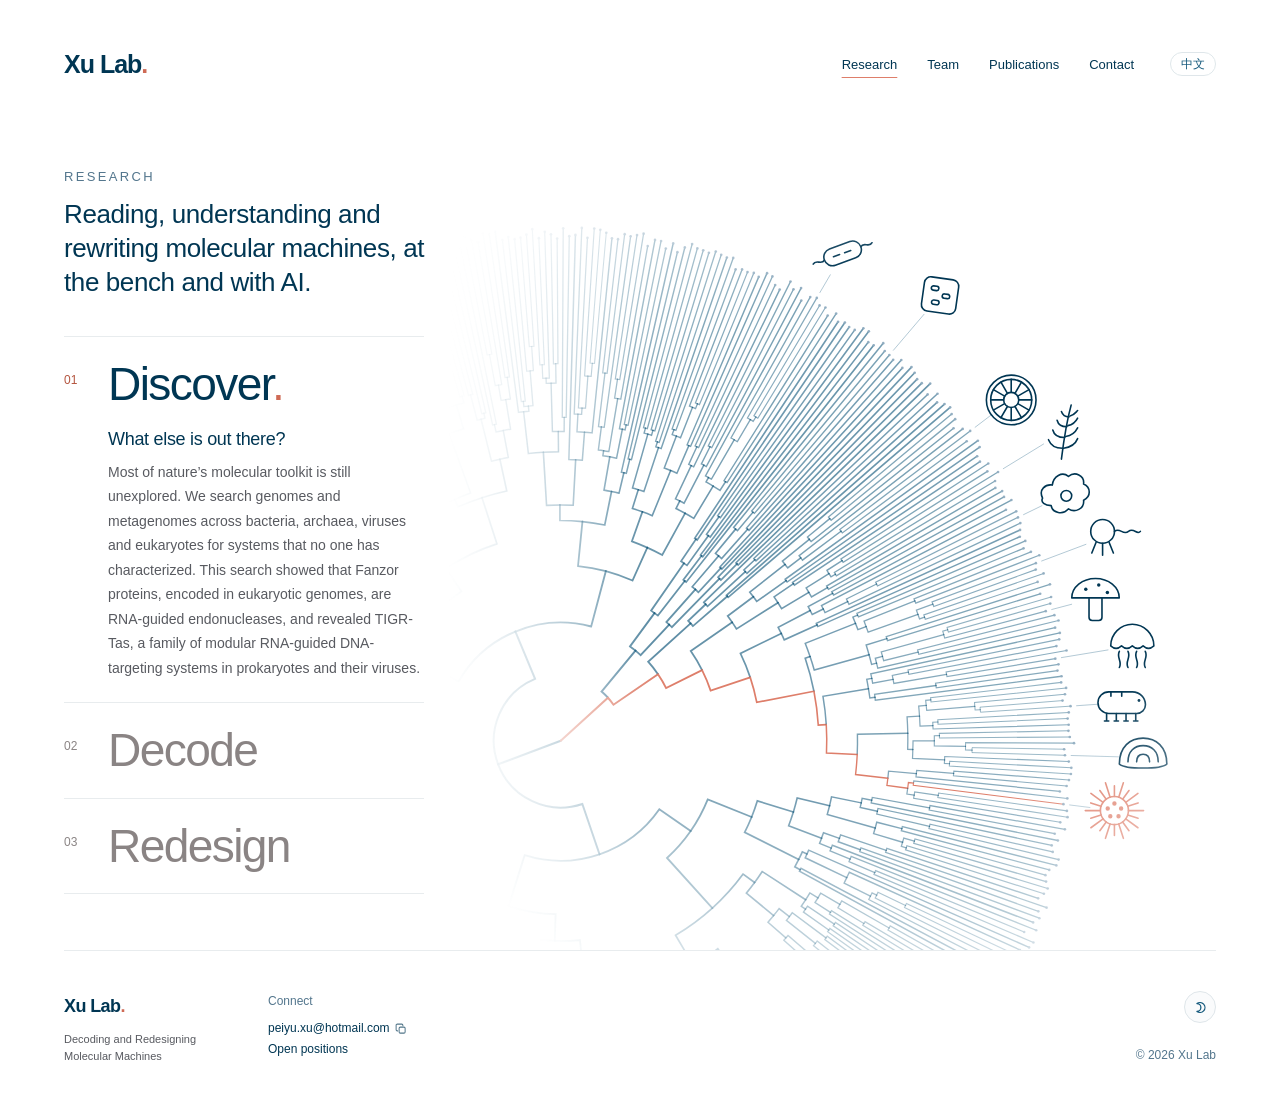
<file: research.html>
<!doctype html>
<html lang="en"><head><meta charset="utf-8"><meta name="viewport" content="width=device-width,initial-scale=1"><meta name="theme-color" content="#ffffff"><meta name="description" content="Discover, decode, redesign: how the Xu Lab finds new RNA-guided systems across the tree of life, reveals their mechanisms, and engineers them into programmable tools."><title>Research — Xu Lab</title><link rel="canonical" href="https://xulab.bio/research"><meta property="og:type" content="website"><meta property="og:site_name" content="Xu Lab"><meta property="og:title" content="Research — Xu Lab"><meta property="og:description" content="Discover, decode, redesign: how the Xu Lab finds new RNA-guided systems across the tree of life, reveals their mechanisms, and engineers them into programmable tools."><meta property="og:url" content="https://xulab.bio/research"><meta property="og:image" content="https://xulab.bio/assets/og-image.png"><meta name="twitter:card" content="summary_large_image"><link rel="alternate" hreflang="en" href="https://xulab.bio/research"><link rel="alternate" hreflang="zh-CN" href="https://xulab.bio/zh/research"><link rel="icon" href="/favicon.ico" sizes="48x48"><link rel="icon" href="/assets/icon-192.png" type="image/png" sizes="192x192"><link rel="icon" href="/assets/mark.svg" type="image/svg+xml" sizes="any"><link rel="apple-touch-icon" href="/assets/apple-touch-icon.png" sizes="180x180"><link rel="manifest" href="/site.webmanifest"><script>try{if(localStorage.getItem("xulab-theme")==="dark")document.documentElement.dataset.theme="dark"}catch(e){}</script><link rel="stylesheet" href="style.css?v=r47"><script type="module" src="site.js?v=r9"></script><script type="module" src="research.js?v=research-29"></script><script type="module" src="app.js?v=spufz1-v7"></script></head>
<body class="research"><a class="skip" href="#main">Skip to content</a><header><a class="wordmark" href="index.html" aria-label="Xu Lab home">Xu Lab<span>.</span></a><nav aria-label="Main navigation"><a href="research.html" aria-current="page">Research</a><a href="team.html">Team</a><a href="publications.html">Publications</a><a href="contact.html">Contact</a><a class="lang-switch" href="/zh/research.html" hreflang="zh-CN" lang="zh-CN">中文</a></nav></header>
<main id="main"><div class="research-stage">
    <div class="page-heading is-label"><h1>Research<span>.</span></h1><p>Reading, understanding and rewriting molecular machines, at the bench and with AI.</p></div>
    <div class="pillars" role="tablist" aria-label="Research themes" aria-orientation="vertical">
      <button class="pillar" role="tab" id="tab-discover" aria-controls="panel-discover" aria-selected="true" data-panel="discover" aria-labelledby="name-discover" aria-describedby="more-discover"><span class="pillar-num">01</span><span class="pillar-name" id="name-discover">Discover<span>.</span></span><span class="pillar-more" id="more-discover"><span><span class="pillar-q">What else is out there?</span><span class="pillar-lead">Most of nature’s molecular toolkit is still unexplored. We search genomes and metagenomes across bacteria, archaea, viruses and eukaryotes for systems that no one has characterized. This search showed that Fanzor proteins, encoded in eukaryotic genomes, are RNA-guided endonucleases, and revealed TIGR-Tas, a family of modular RNA-guided DNA-targeting systems in prokaryotes and their viruses.</span></span></span></button>
      <button class="pillar" role="tab" id="tab-decode" aria-controls="panel-decode" aria-selected="false" tabindex="-1" data-panel="decode" aria-labelledby="name-decode" aria-describedby="more-decode"><span class="pillar-num">02</span><span class="pillar-name" id="name-decode">Decode<span>.</span></span><span class="pillar-more" id="more-decode"><span><span class="pillar-q">How does it work, and how did it evolve?</span><span class="pillar-lead">Every new system raises the same questions: what does it do, how does it choose its targets, and where did it come from? We answer them with biochemistry, cell-based experiments, structural biology and evolutionary analysis, following each system from molecular mechanism to biological function.</span></span></span></button>
      <button class="pillar" role="tab" id="tab-redesign" aria-controls="panel-redesign" aria-selected="false" tabindex="-1" data-panel="redesign" aria-labelledby="name-redesign" aria-describedby="more-redesign"><span class="pillar-num">03</span><span class="pillar-name" id="name-redesign">Redesign<span>.</span></span><span class="pillar-more" id="more-redesign"><span><span class="pillar-q">What can we build with it?</span><span class="pillar-lead">Understanding a mechanism lets us rebuild it. We see AI as a scientific collaborator: models that learn the language of proteins and RNA let us design new molecular machines, predict how they act in cells, and choose the most informative experiments, while the bench keeps them honest. Together they shorten the path from a discovery in nature to the next generation of therapies.</span></span></span></button>
    </div>
  <div class="research-visual">
    <section class="panel is-active" id="panel-discover" role="tabpanel" aria-labelledby="tab-discover">
      <div class="panel-art"><svg id="tree" class="tree" viewBox="0 0 1000 800" preserveAspectRatio="xMidYMid slice" role="img" aria-label="Part of a schematic tree of life with line drawings of organisms at its branch tips."></svg></div>
    </section>
    <section class="panel" id="panel-decode" role="tabpanel" aria-labelledby="tab-decode" hidden>
      <div class="panel-art decode-art">
        <div id="viewport" class="molecular-viewport">
          <canvas aria-label="Enlarged SpuFz1 protein surface in translucent white, omega RNA in pale blue, and DNA in coral and apricot, from PDB 8GKH with modeled DNA extensions. Drag to rotate." role="img"></canvas>
        </div>
        <p id="status" class="molecular-status" role="status">Loading structure…</p>
      </div>
      <p class="panel-caption" hidden><button id="motion" aria-pressed="false" disabled>Pause rotation</button></p>
    </section>
    <section class="panel" id="panel-redesign" role="tabpanel" aria-labelledby="tab-redesign" hidden>
      <div class="panel-art"><div id="genome" class="genome" role="img" aria-label="A scientist and an AI refine one hand-drawn molecule over several rounds, in turn a DNA duplex, a guide RNA and a protein. Once approved, each change is written into the DNA sequence below at the letters that encode it: one per base pair, one per nucleotide, a three-letter codon per amino acid. A changed RNA base pair changes both partners, so the stem stays paired."></div></div>
    </section>
  </div>
</div></main>
<footer class="site-footer"><div class="footer-inner"><div class="footer-id"><a class="footer-mark" href="index.html">Xu Lab<span>.</span></a><p>Decoding and Redesigning<br>Molecular Machines</p></div><div class="footer-col"><p class="footer-label">Connect</p><p><a href="#copy-email" class="copy-email" data-email="peiyu.xu@hotmail.com" aria-label="Copy email address peiyu.xu@hotmail.com" title="Copy email address">peiyu.xu@hotmail.com<svg class="copy-icon" viewBox="0 0 16 16" width="12" height="12" aria-hidden="true"><g class="icon-copy" fill="none" stroke="currentColor" stroke-width="1.35" stroke-linecap="round" stroke-linejoin="round"><rect x="5.5" y="5.5" width="8" height="8" rx="1.5"/><path d="M3.5 10.5H3a1.5 1.5 0 0 1-1.5-1.5V3A1.5 1.5 0 0 1 3 1.5h6A1.5 1.5 0 0 1 10.5 3v.5"/></g><path class="icon-check" fill="none" stroke="currentColor" stroke-width="1.6" stroke-linecap="round" stroke-linejoin="round" d="M2.5 8.5 6.2 12.2 13.5 4.5"/></svg><small class="copy-status" aria-live="polite"></small></a><br><a href="contact.html#positions">Open positions</a></p></div><div class="footer-end"><button type="button" class="theme-toggle" aria-pressed="false" aria-label="Switch to dark mode" title="Switch to dark mode"><svg class="theme-icon" viewBox="0 0 16 16" width="15" height="15" aria-hidden="true"><path class="icon-moon" fill="none" stroke="currentColor" stroke-width="1.35" stroke-linecap="round" stroke-linejoin="round" d="M4.2 3.8A5.3 5.3 0 1 1 4.2 12.2 4.2 4.2 0 0 0 4.2 3.8Z"/><g class="icon-sun" fill="none" stroke="currentColor" stroke-width="1.4" stroke-linecap="round"><circle cx="8" cy="8" r="3"/><path d="M8 1.6v1.8M8 12.6v1.8M1.6 8h1.8M12.6 8h1.8M3.5 3.5l1.3 1.3M11.2 11.2l1.3 1.3M12.5 3.5l-1.3 1.3M4.8 11.2l-1.3 1.3"/></g></svg></button><p class="footer-note">© 2026 Xu Lab</p></div></div></footer></body></html>
</file>
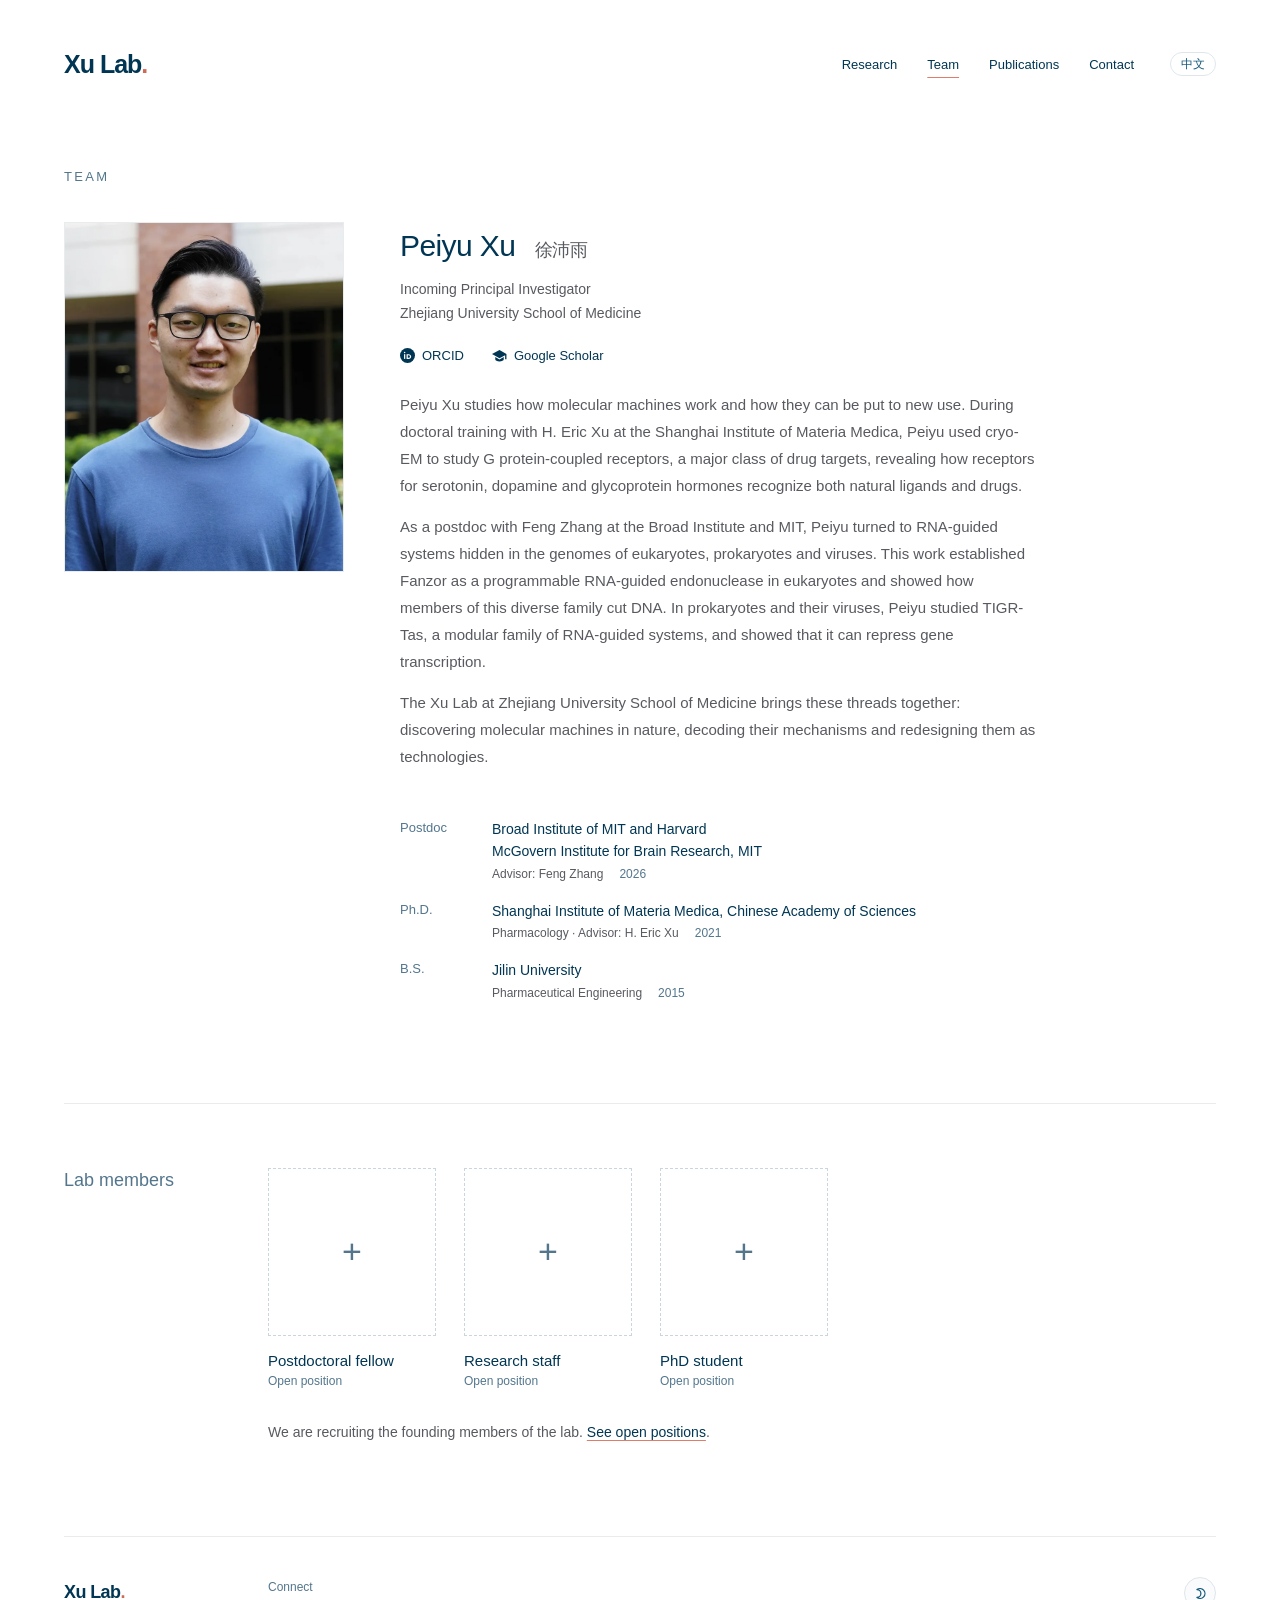
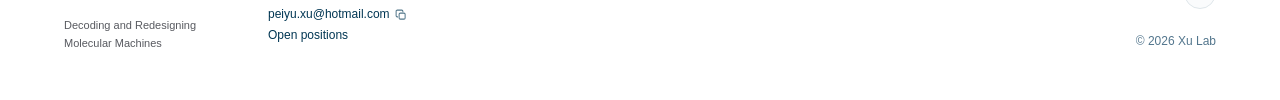
<file: team.html>
<!doctype html>
<html lang="en"><head><meta charset="utf-8"><meta name="viewport" content="width=device-width,initial-scale=1"><meta name="theme-color" content="#ffffff"><meta name="description" content="Peiyu Xu, incoming principal investigator at Zhejiang University School of Medicine, trained with Feng Zhang at the Broad Institute and MIT and with H. Eric Xu at SIMM."><title>Team — Xu Lab</title><link rel="canonical" href="https://xulab.bio/team"><meta property="og:type" content="website"><meta property="og:site_name" content="Xu Lab"><meta property="og:title" content="Team — Xu Lab"><meta property="og:description" content="Peiyu Xu, incoming principal investigator at Zhejiang University School of Medicine, trained with Feng Zhang at the Broad Institute and MIT and with H. Eric Xu at SIMM."><meta property="og:url" content="https://xulab.bio/team"><meta property="og:image" content="https://xulab.bio/assets/og-image.png"><meta name="twitter:card" content="summary_large_image"><script type="application/ld+json">{"@context": "https://schema.org", "@type": "Person", "name": "Peiyu Xu", "alternateName": "徐沛雨", "jobTitle": "Principal Investigator", "image": "assets/team/peiyu-xu.webp", "affiliation": {"@type": "CollegeOrUniversity", "name": "Zhejiang University School of Medicine"}, "alumniOf": [{"@type": "CollegeOrUniversity", "name": "Shanghai Institute of Materia Medica, Chinese Academy of Sciences"}, {"@type": "CollegeOrUniversity", "name": "Jilin University"}], "sameAs": ["https://orcid.org/0000-0003-3590-4037", "https://scholar.google.com/citations?user=S1uxgUUAAAAJ"]}</script><link rel="alternate" hreflang="en" href="https://xulab.bio/team"><link rel="alternate" hreflang="zh-CN" href="https://xulab.bio/zh/team"><link rel="icon" href="/favicon.ico" sizes="48x48"><link rel="icon" href="/assets/icon-192.png" type="image/png" sizes="192x192"><link rel="icon" href="/assets/mark.svg" type="image/svg+xml" sizes="any"><link rel="apple-touch-icon" href="/assets/apple-touch-icon.png" sizes="180x180"><link rel="manifest" href="/site.webmanifest"><script type="module" src="site.js?v=r9"></script><script>try{if(localStorage.getItem("xulab-theme")==="dark")document.documentElement.dataset.theme="dark"}catch(e){}</script><link rel="stylesheet" href="style.css?v=r47"></head>
<body><a class="skip" href="#main">Skip to content</a><header><a class="wordmark" href="index.html" aria-label="Xu Lab home">Xu Lab<span>.</span></a><nav aria-label="Main navigation"><a href="research.html">Research</a><a href="team.html" aria-current="page">Team</a><a href="publications.html">Publications</a><a href="contact.html">Contact</a><a class="lang-switch" href="/zh/team.html" hreflang="zh-CN" lang="zh-CN">中文</a></nav></header><main id="main"><div class="page-heading is-label"><h1>Team<span>.</span></h1></div>
<section class="pi-profile" aria-labelledby="pi-name"><div class="pi-photo"><img src="assets/team/peiyu-xu.webp" width="280" height="350" alt="Peiyu Xu"></div><div class="pi-copy"><h2 id="pi-name">Peiyu Xu <span lang="zh">徐沛雨</span></h2><p class="pi-role">Incoming Principal Investigator<br>Zhejiang University School of Medicine</p><div class="profile-links"><a href="https://orcid.org/0000-0003-3590-4037" target="_blank" rel="noopener"><svg viewBox="0 0 16 16" aria-hidden="true"><circle cx="8" cy="8" r="8" fill="currentColor"/><g fill="#fff"><rect x="4.3" y="6.6" width="1.3" height="5"/><circle cx="4.95" cy="4.9" r=".8"/><path fill-rule="evenodd" d="M7 6.6h2.1c1.7 0 2.8 1.1 2.8 2.5s-1.1 2.5-2.8 2.5H7zm1.3 1.1v2.8h.8c1 0 1.5-.6 1.5-1.4s-.5-1.4-1.5-1.4z"/></g></svg>ORCID</a><a href="https://scholar.google.com/citations?user=S1uxgUUAAAAJ&amp;hl=en" target="_blank" rel="noopener"><svg viewBox="0 0 16 16" aria-hidden="true" fill="currentColor"><path d="M8 2 0 6.5l8 4.5 6-3.4V12h1.4V6.5z"/><path d="M3.5 9.6v2.6c0 .9 2 2.1 4.5 2.1s4.5-1.2 4.5-2.1V9.6L8 12.2z"/></svg>Google Scholar</a></div><div class="pi-bio"><p>Peiyu Xu studies how molecular machines work and how they can be put to new use. During doctoral training with H. Eric Xu at the Shanghai Institute of Materia Medica, Peiyu used cryo-EM to study G protein-coupled receptors, a major class of drug targets, revealing how receptors for serotonin, dopamine and glycoprotein hormones recognize both natural ligands and drugs.</p><p>As a postdoc with Feng Zhang at the Broad Institute and MIT, Peiyu turned to RNA-guided systems hidden in the genomes of eukaryotes, prokaryotes and viruses. This work established Fanzor as a programmable RNA-guided endonuclease in eukaryotes and showed how members of this diverse family cut DNA. In prokaryotes and their viruses, Peiyu studied TIGR-Tas, a modular family of RNA-guided systems, and showed that it can repress gene transcription.</p><p>The Xu Lab at Zhejiang University School of Medicine brings these threads together: discovering molecular machines in nature, decoding their mechanisms and redesigning them as technologies.</p></div><div class="training" aria-label="Training"><div class="training-row"><h3>Postdoc</h3><div><p class="training-place">Broad Institute of MIT and Harvard<br>McGovern Institute for Brain Research, MIT</p><p class="training-detail">Advisor: Feng Zhang<span>2026</span></p></div></div><div class="training-row"><h3>Ph.D.</h3><div><p class="training-place">Shanghai Institute of Materia Medica, Chinese Academy of Sciences</p><p class="training-detail">Pharmacology · Advisor: H. Eric Xu<span>2021</span></p></div></div><div class="training-row"><h3>B.S.</h3><div><p class="training-place">Jilin University</p><p class="training-detail">Pharmaceutical Engineering<span>2015</span></p></div></div></div></div></section><section class="home-band members reveal" aria-labelledby="members-title"><div class="band-label"><h2 id="members-title">Lab members</h2></div><ul class="member-grid"><li class="member-open"><a href="contact.html#positions"><span class="member-avatar" aria-hidden="true">+</span><span class="member-name">Postdoctoral fellow</span><span class="member-role">Open position</span></a></li><li class="member-open"><a href="contact.html#positions"><span class="member-avatar" aria-hidden="true">+</span><span class="member-name">Research staff</span><span class="member-role">Open position</span></a></li><li class="member-open"><a href="contact.html#positions"><span class="member-avatar" aria-hidden="true">+</span><span class="member-name">PhD student</span><span class="member-role">Open position</span></a></li></ul><p class="members-note">We are recruiting the founding members of the lab. <a href="contact.html#positions">See open positions</a>.</p></section></main><footer class="site-footer"><div class="footer-inner"><div class="footer-id"><a class="footer-mark" href="index.html">Xu Lab<span>.</span></a><p>Decoding and Redesigning<br>Molecular Machines</p></div><div class="footer-col"><p class="footer-label">Connect</p><p><a href="#copy-email" class="copy-email" data-email="peiyu.xu@hotmail.com" aria-label="Copy email address peiyu.xu@hotmail.com" title="Copy email address">peiyu.xu@hotmail.com<svg class="copy-icon" viewBox="0 0 16 16" width="12" height="12" aria-hidden="true"><g class="icon-copy" fill="none" stroke="currentColor" stroke-width="1.35" stroke-linecap="round" stroke-linejoin="round"><rect x="5.5" y="5.5" width="8" height="8" rx="1.5"/><path d="M3.5 10.5H3a1.5 1.5 0 0 1-1.5-1.5V3A1.5 1.5 0 0 1 3 1.5h6A1.5 1.5 0 0 1 10.5 3v.5"/></g><path class="icon-check" fill="none" stroke="currentColor" stroke-width="1.6" stroke-linecap="round" stroke-linejoin="round" d="M2.5 8.5 6.2 12.2 13.5 4.5"/></svg><small class="copy-status" aria-live="polite"></small></a><br><a href="contact.html#positions">Open positions</a></p></div><div class="footer-end"><button type="button" class="theme-toggle" aria-pressed="false" aria-label="Switch to dark mode" title="Switch to dark mode"><svg class="theme-icon" viewBox="0 0 16 16" width="15" height="15" aria-hidden="true"><path class="icon-moon" fill="none" stroke="currentColor" stroke-width="1.35" stroke-linecap="round" stroke-linejoin="round" d="M4.2 3.8A5.3 5.3 0 1 1 4.2 12.2 4.2 4.2 0 0 0 4.2 3.8Z"/><g class="icon-sun" fill="none" stroke="currentColor" stroke-width="1.4" stroke-linecap="round"><circle cx="8" cy="8" r="3"/><path d="M8 1.6v1.8M8 12.6v1.8M1.6 8h1.8M12.6 8h1.8M3.5 3.5l1.3 1.3M11.2 11.2l1.3 1.3M12.5 3.5l-1.3 1.3M4.8 11.2l-1.3 1.3"/></g></svg></button><p class="footer-note">© 2026 Xu Lab</p></div></div></footer></body></html>
</file>
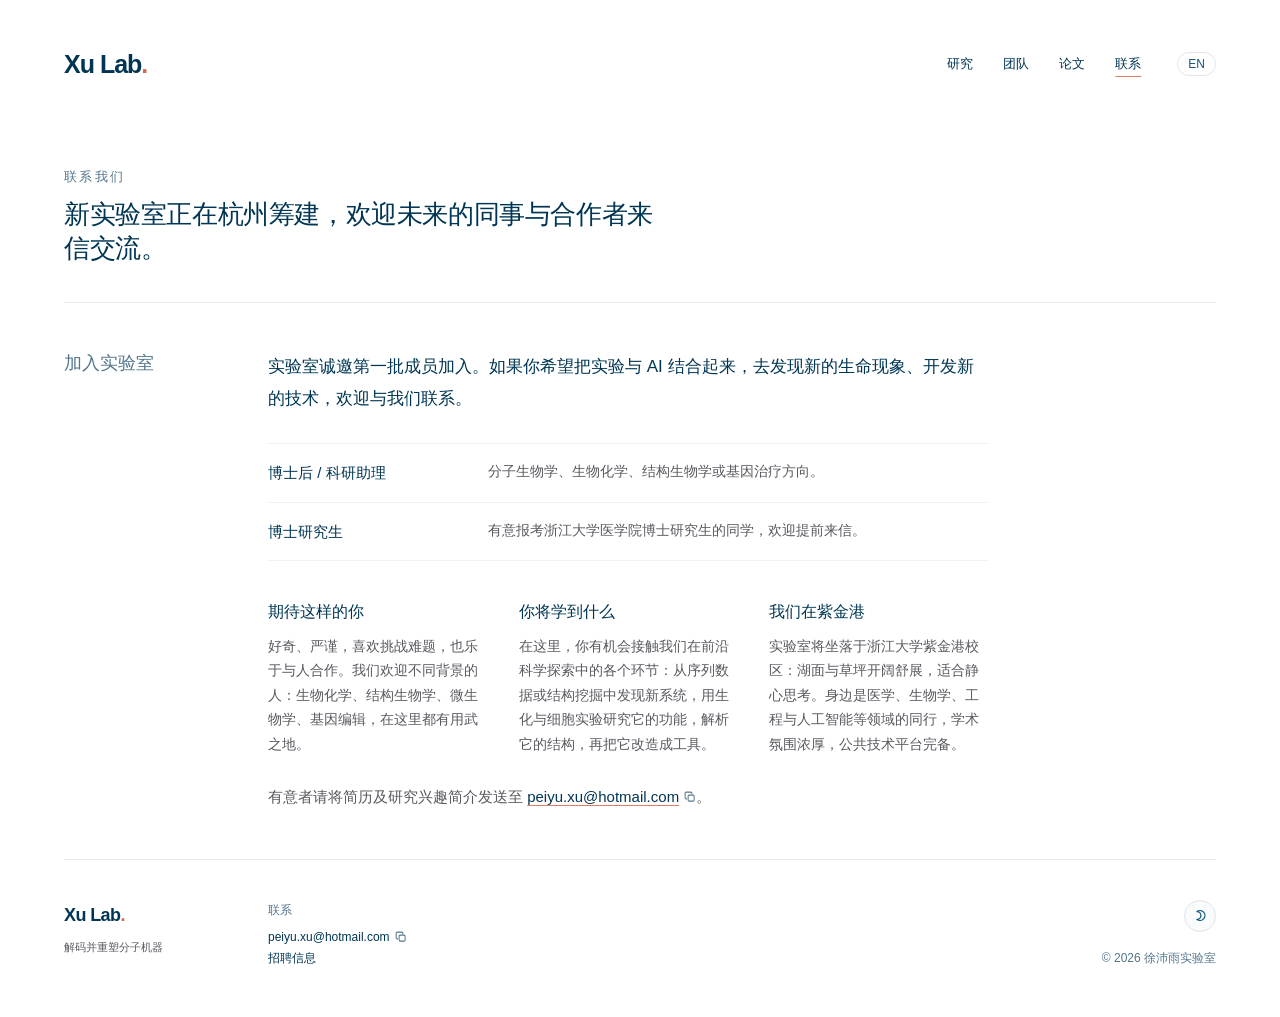
<file: zh/contact.html>
<!doctype html>
<html lang="zh-CN"><head><meta charset="utf-8"><meta name="viewport" content="width=device-width,initial-scale=1"><meta name="theme-color" content="#ffffff"><meta name="description" content="联系浙江大学医学院徐沛雨实验室。现招聘博士后、科研助理，招收博士研究生。"><title>联系我们 — 徐沛雨实验室</title><link rel="canonical" href="https://xulab.bio/zh/contact"><meta property="og:locale" content="zh_CN"><meta property="og:type" content="website"><meta property="og:site_name" content="Xu Lab"><meta property="og:title" content="联系我们 — 徐沛雨实验室"><meta property="og:description" content="联系浙江大学医学院徐沛雨实验室。现招聘博士后、科研助理，招收博士研究生。"><meta property="og:url" content="https://xulab.bio/zh/contact"><meta property="og:image" content="https://xulab.bio/assets/og-image.png"><meta name="twitter:card" content="summary_large_image"><link rel="alternate" hreflang="en" href="https://xulab.bio/contact"><link rel="alternate" hreflang="zh-CN" href="https://xulab.bio/zh/contact"><link rel="icon" href="/favicon.ico" sizes="48x48"><link rel="icon" href="/assets/icon-192.png" type="image/png" sizes="192x192"><link rel="icon" href="/assets/mark.svg" type="image/svg+xml" sizes="any"><link rel="apple-touch-icon" href="/assets/apple-touch-icon.png" sizes="180x180"><link rel="manifest" href="/site.webmanifest"><script type="module" src="/site.js?v=r9"></script><script>try{if(localStorage.getItem("xulab-theme")==="dark")document.documentElement.dataset.theme="dark"}catch(e){}</script><link rel="stylesheet" href="/style.css?v=r47"></head>
<body><a class="skip" href="#main">跳到正文</a><header><a class="wordmark" href="/zh/" aria-label="徐沛雨实验室首页">Xu Lab<span>.</span></a><nav aria-label="主导航"><a href="/zh/research.html">研究</a><a href="/zh/team.html">团队</a><a href="/zh/publications.html">论文</a><a href="/zh/contact.html" aria-current="page">联系</a><a class="lang-switch" href="/contact.html" hreflang="en" lang="en">EN</a></nav></header><main id="main"><div class="page-heading is-label"><h1>联系我们<span>.</span></h1><p>新实验室正在杭州筹建，欢迎未来的同事与合作者来信交流。</p></div>
<section class="home-band contact-band" id="positions" aria-labelledby="join-title"><div class="band-label"><h2 id="join-title">加入实验室</h2></div><div class="positions"><p class="positions-lead">实验室诚邀第一批成员加入。如果你希望把实验与 AI 结合起来，去发现新的生命现象、开发新的技术，欢迎与我们联系。</p><ul class="role-list"><li><h3>博士后 / 科研助理</h3><p>分子生物学、生物化学、结构生物学或基因治疗方向。</p></li><li><h3>博士研究生</h3><p>有意报考浙江大学医学院博士研究生的同学，欢迎提前来信。</p></li></ul><div class="join-cols"><div class="join-col"><h3>期待这样的你</h3><p>好奇、严谨，喜欢挑战难题，也乐于与人合作。我们欢迎不同背景的人：生物化学、结构生物学、微生物学、基因编辑，在这里都有用武之地。</p></div><div class="join-col"><h3>你将学到什么</h3><p>在这里，你有机会接触我们在前沿科学探索中的各个环节：从序列数据或结构挖掘中发现新系统，用生化与细胞实验研究它的功能，解析它的结构，再把它改造成工具。</p></div><div class="join-col"><h3>我们在紫金港</h3><p>实验室将坐落于浙江大学紫金港校区：湖面与草坪开阔舒展，适合静心思考。身边是医学、生物学、工程与人工智能等领域的同行，学术氛围浓厚，公共技术平台完备。</p></div></div><p class="positions-apply">有意者请将简历及研究兴趣简介发送至 <a href="#copy-email" class="copy-email" data-email="peiyu.xu@hotmail.com" aria-label="复制邮箱地址 peiyu.xu@hotmail.com" title="点击复制邮箱">peiyu.xu@hotmail.com<svg class="copy-icon" viewBox="0 0 16 16" width="12" height="12" aria-hidden="true"><g class="icon-copy" fill="none" stroke="currentColor" stroke-width="1.35" stroke-linecap="round" stroke-linejoin="round"><rect x="5.5" y="5.5" width="8" height="8" rx="1.5"/><path d="M3.5 10.5H3a1.5 1.5 0 0 1-1.5-1.5V3A1.5 1.5 0 0 1 3 1.5h6A1.5 1.5 0 0 1 10.5 3v.5"/></g><path class="icon-check" fill="none" stroke="currentColor" stroke-width="1.6" stroke-linecap="round" stroke-linejoin="round" d="M2.5 8.5 6.2 12.2 13.5 4.5"/></svg><small class="copy-status" aria-live="polite"></small></a>。</p></div></section></main><footer class="site-footer"><div class="footer-inner"><div class="footer-id"><a class="footer-mark" href="/zh/">Xu Lab<span>.</span></a><p>解码并重塑分子机器</p></div><div class="footer-col"><p class="footer-label">联系</p><p><a href="#copy-email" class="copy-email" data-email="peiyu.xu@hotmail.com" aria-label="复制邮箱地址 peiyu.xu@hotmail.com" title="点击复制邮箱">peiyu.xu@hotmail.com<svg class="copy-icon" viewBox="0 0 16 16" width="12" height="12" aria-hidden="true"><g class="icon-copy" fill="none" stroke="currentColor" stroke-width="1.35" stroke-linecap="round" stroke-linejoin="round"><rect x="5.5" y="5.5" width="8" height="8" rx="1.5"/><path d="M3.5 10.5H3a1.5 1.5 0 0 1-1.5-1.5V3A1.5 1.5 0 0 1 3 1.5h6A1.5 1.5 0 0 1 10.5 3v.5"/></g><path class="icon-check" fill="none" stroke="currentColor" stroke-width="1.6" stroke-linecap="round" stroke-linejoin="round" d="M2.5 8.5 6.2 12.2 13.5 4.5"/></svg><small class="copy-status" aria-live="polite"></small></a><br><a href="/zh/contact.html#positions">招聘信息</a></p></div><div class="footer-end"><button type="button" class="theme-toggle" aria-pressed="false" aria-label="切换深色模式" title="切换深色模式"><svg class="theme-icon" viewBox="0 0 16 16" width="15" height="15" aria-hidden="true"><path class="icon-moon" fill="none" stroke="currentColor" stroke-width="1.35" stroke-linecap="round" stroke-linejoin="round" d="M4.2 3.8A5.3 5.3 0 1 1 4.2 12.2 4.2 4.2 0 0 0 4.2 3.8Z"/><g class="icon-sun" fill="none" stroke="currentColor" stroke-width="1.4" stroke-linecap="round"><circle cx="8" cy="8" r="3"/><path d="M8 1.6v1.8M8 12.6v1.8M1.6 8h1.8M12.6 8h1.8M3.5 3.5l1.3 1.3M11.2 11.2l1.3 1.3M12.5 3.5l-1.3 1.3M4.8 11.2l-1.3 1.3"/></g></svg></button><p class="footer-note">© 2026 徐沛雨实验室</p></div></div></footer></body></html>
</file>
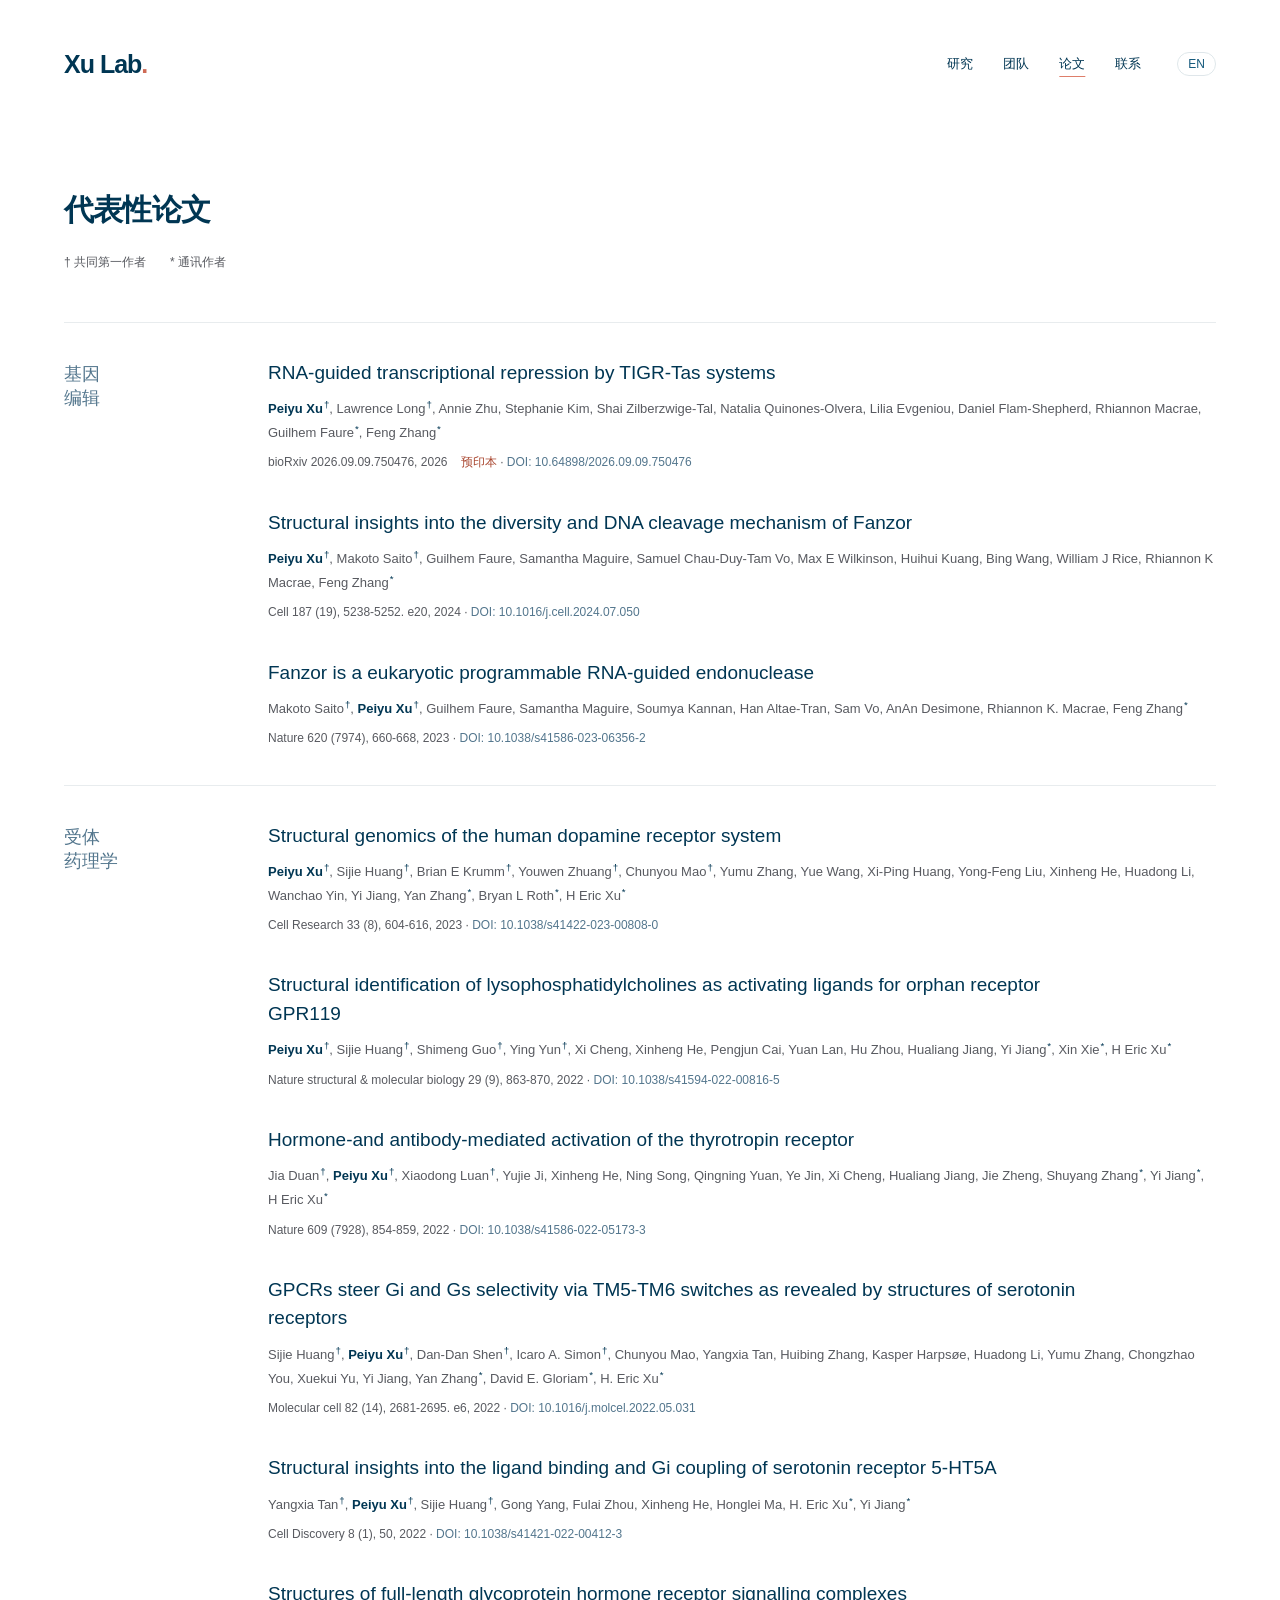
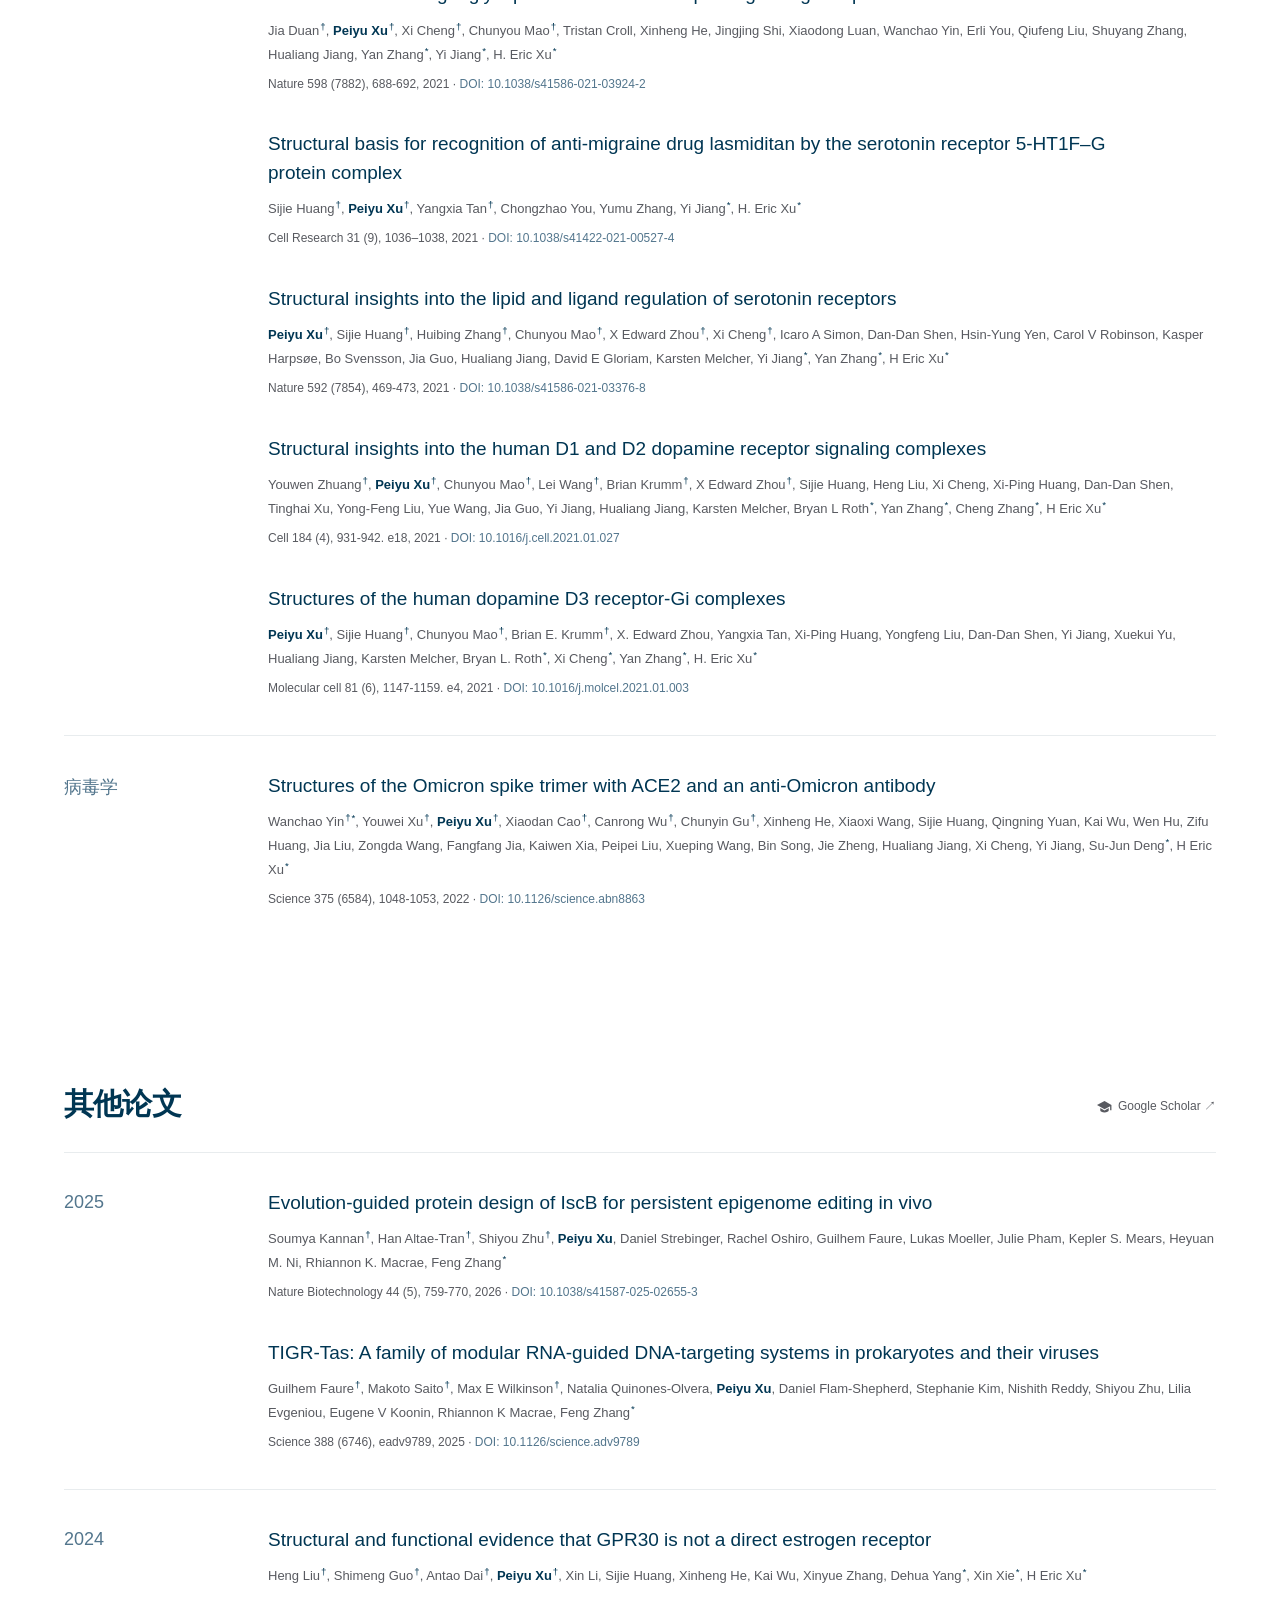
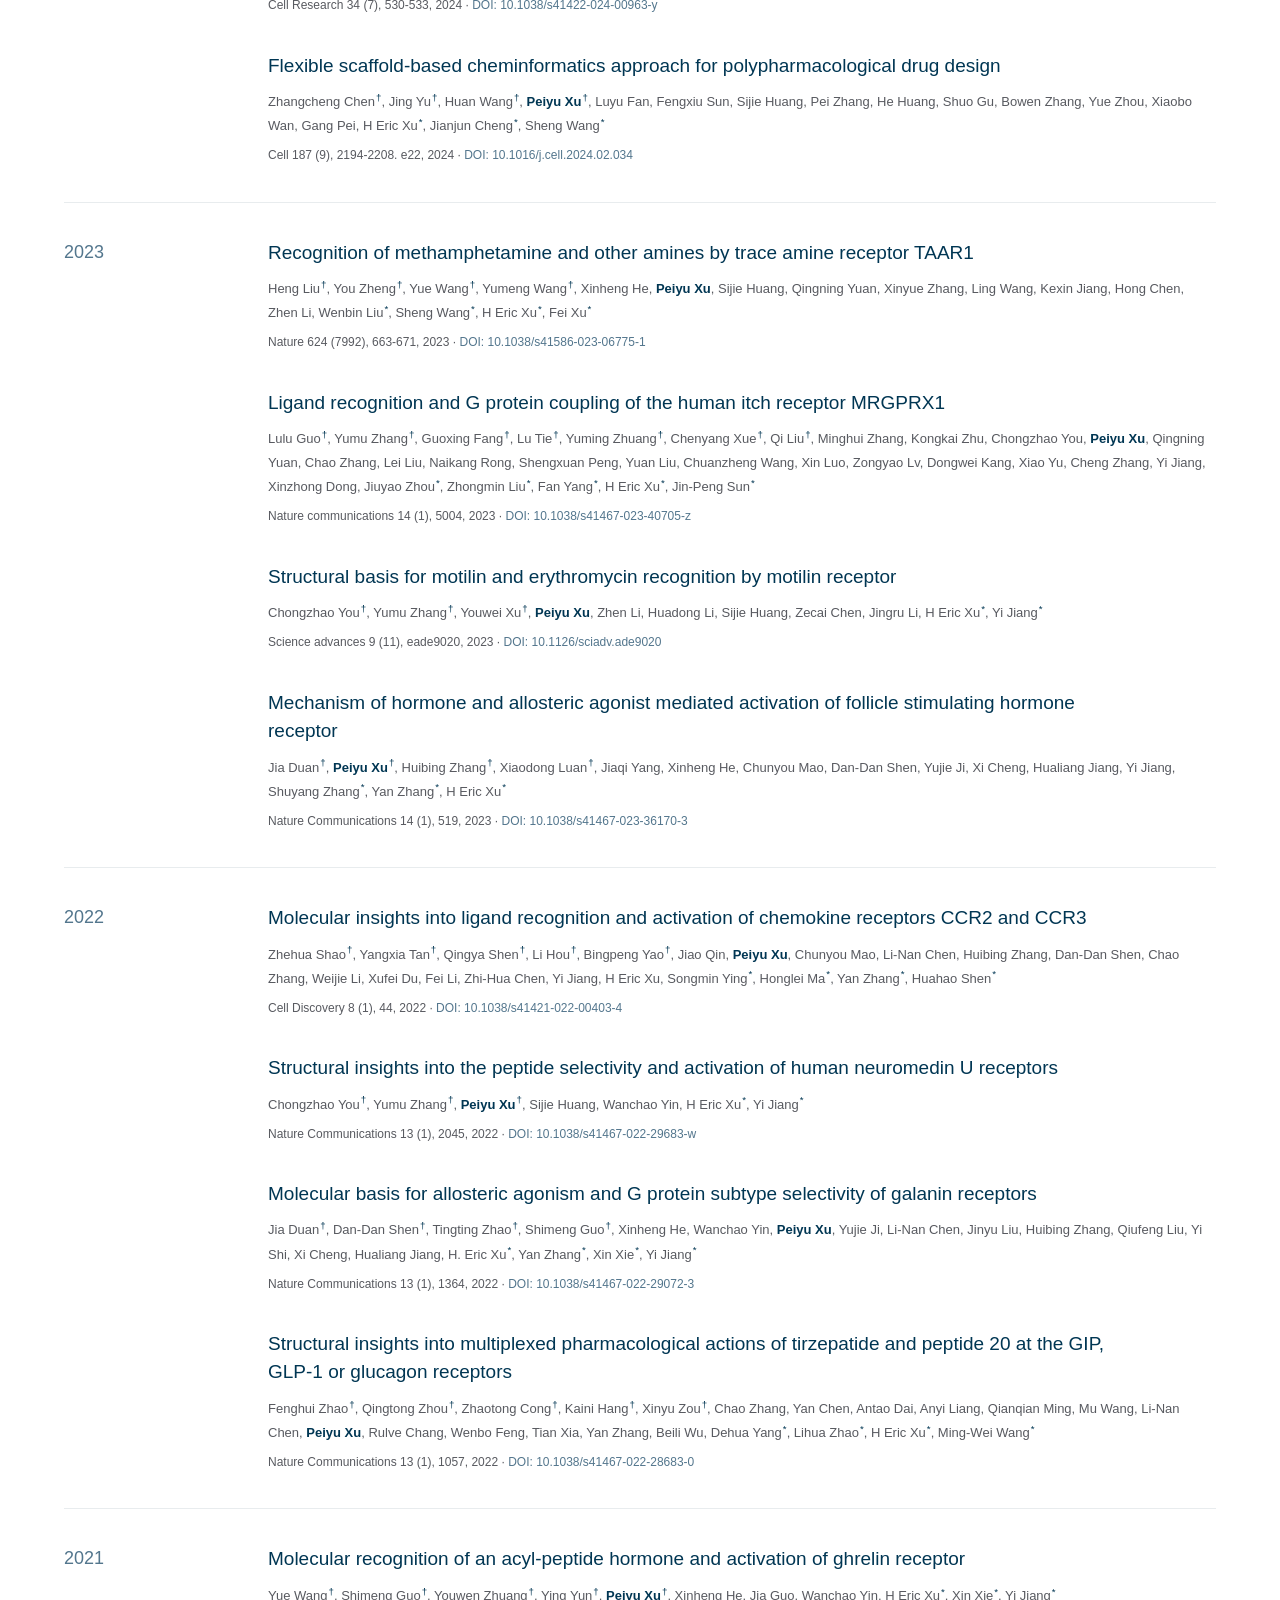
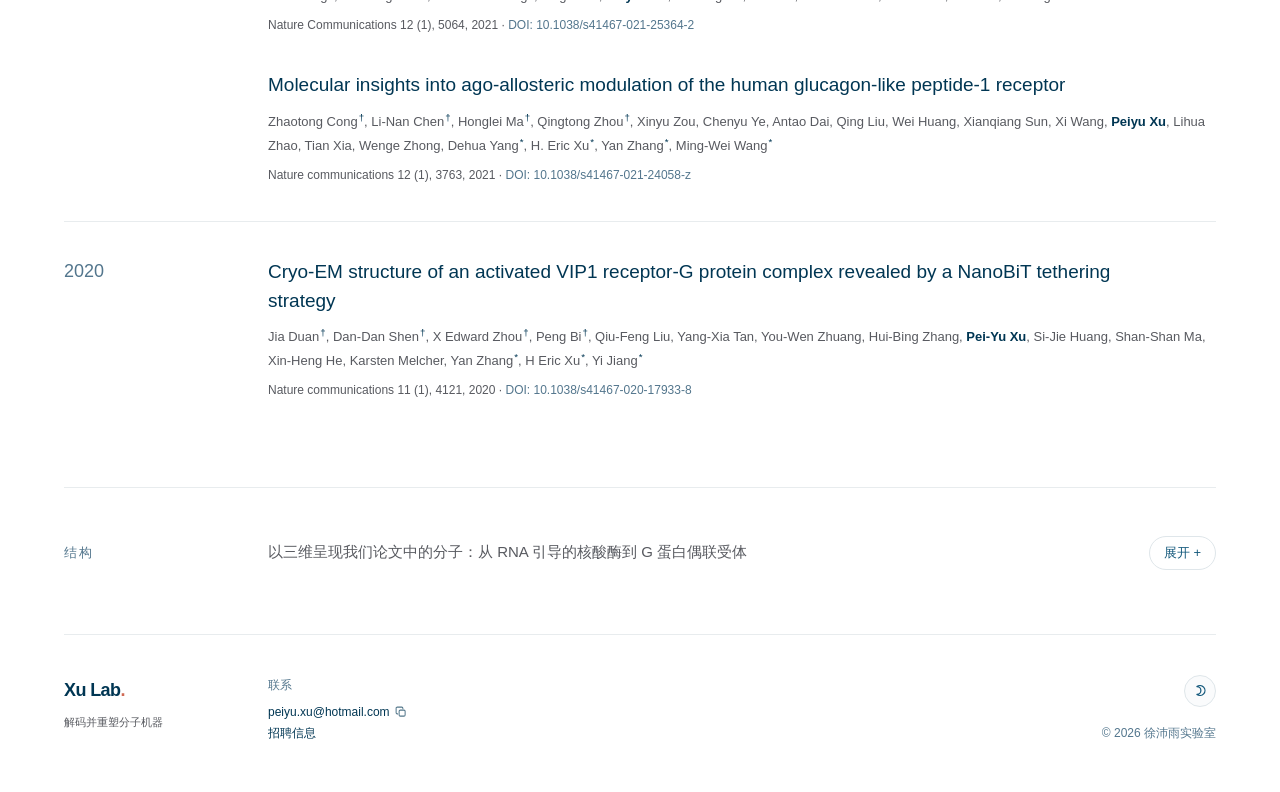
<file: zh/publications.html>
<!doctype html>
<html lang="zh-CN"><head><meta charset="utf-8"><meta name="viewport" content="width=device-width,initial-scale=1"><meta name="theme-color" content="#ffffff"><meta name="description" content="徐沛雨及实验室的代表性论文与完整论文列表：Fanzor 与 TIGR-Tas RNA 引导系统、GPCR 药理学与新冠病毒。"><title>论文 — 徐沛雨实验室</title><link rel="canonical" href="https://xulab.bio/zh/publications"><meta property="og:locale" content="zh_CN"><meta property="og:type" content="website"><meta property="og:site_name" content="Xu Lab"><meta property="og:title" content="论文 — 徐沛雨实验室"><meta property="og:description" content="徐沛雨及实验室的代表性论文与完整论文列表：Fanzor 与 TIGR-Tas RNA 引导系统、GPCR 药理学与新冠病毒。"><meta property="og:url" content="https://xulab.bio/zh/publications"><meta property="og:image" content="https://xulab.bio/assets/og-image.png"><meta name="twitter:card" content="summary_large_image"><link rel="alternate" hreflang="en" href="https://xulab.bio/publications"><link rel="alternate" hreflang="zh-CN" href="https://xulab.bio/zh/publications"><link rel="icon" href="/favicon.ico" sizes="48x48"><link rel="icon" href="/assets/icon-192.png" type="image/png" sizes="192x192"><link rel="icon" href="/assets/mark.svg" type="image/svg+xml" sizes="any"><link rel="apple-touch-icon" href="/assets/apple-touch-icon.png" sizes="180x180"><link rel="manifest" href="/site.webmanifest"><script type="module" src="/site.js?v=r9"></script><script>try{if(localStorage.getItem("xulab-theme")==="dark")document.documentElement.dataset.theme="dark"}catch(e){}</script><link rel="stylesheet" href="/style.css?v=r48"><script type="application/ld+json" id="pub-ld">{"@context": "https://schema.org", "@type": "ItemList", "name": "Publications of Peiyu Xu", "itemListElement": [{"@type": "ListItem", "position": 1, "item": {"@type": "ScholarlyArticle", "headline": "RNA-guided transcriptional repression by TIGR-Tas systems", "author": [{"@type": "Person", "name": "Peiyu Xu"}, {"@type": "Person", "name": "Lawrence Long"}, {"@type": "Person", "name": "Annie Zhu"}, {"@type": "Person", "name": "Stephanie Kim"}, {"@type": "Person", "name": "Shai Zilberzwige-Tal"}, {"@type": "Person", "name": "Natalia Quinones-Olvera"}, {"@type": "Person", "name": "Lilia Evgeniou"}, {"@type": "Person", "name": "Daniel Flam-Shepherd"}, {"@type": "Person", "name": "Rhiannon Macrae"}, {"@type": "Person", "name": "Guilhem Faure"}, {"@type": "Person", "name": "Feng Zhang"}], "datePublished": "2026", "isPartOf": "bioRxiv 2026.09.09.750476, 2026", "sameAs": "https://doi.org/10.64898/2026.09.09.750476"}}, {"@type": "ListItem", "position": 2, "item": {"@type": "ScholarlyArticle", "headline": "Structural insights into the diversity and DNA cleavage mechanism of Fanzor", "author": [{"@type": "Person", "name": "Peiyu Xu"}, {"@type": "Person", "name": "Makoto Saito"}, {"@type": "Person", "name": "Guilhem Faure"}, {"@type": "Person", "name": "Samantha Maguire"}, {"@type": "Person", "name": "Samuel Chau-Duy-Tam Vo"}, {"@type": "Person", "name": "Max E Wilkinson"}, {"@type": "Person", "name": "Huihui Kuang"}, {"@type": "Person", "name": "Bing Wang"}, {"@type": "Person", "name": "William J Rice"}, {"@type": "Person", "name": "Rhiannon K Macrae"}, {"@type": "Person", "name": "Feng Zhang"}], "datePublished": "2024", "isPartOf": "Cell 187 (19), 5238-5252. e20, 2024", "sameAs": "https://doi.org/10.1016/j.cell.2024.07.050"}}, {"@type": "ListItem", "position": 3, "item": {"@type": "ScholarlyArticle", "headline": "Fanzor is a eukaryotic programmable RNA-guided endonuclease", "author": [{"@type": "Person", "name": "Makoto Saito"}, {"@type": "Person", "name": "Peiyu Xu"}, {"@type": "Person", "name": "Guilhem Faure"}, {"@type": "Person", "name": "Samantha Maguire"}, {"@type": "Person", "name": "Soumya Kannan"}, {"@type": "Person", "name": "Han Altae-Tran"}, {"@type": "Person", "name": "Sam Vo"}, {"@type": "Person", "name": "AnAn Desimone"}, {"@type": "Person", "name": "Rhiannon K. Macrae"}, {"@type": "Person", "name": "Feng Zhang"}], "datePublished": "2023", "isPartOf": "Nature 620 (7974), 660-668, 2023", "sameAs": "https://doi.org/10.1038/s41586-023-06356-2"}}, {"@type": "ListItem", "position": 4, "item": {"@type": "ScholarlyArticle", "headline": "Structural genomics of the human dopamine receptor system", "author": [{"@type": "Person", "name": "Peiyu Xu"}, {"@type": "Person", "name": "Sijie Huang"}, {"@type": "Person", "name": "Brian E Krumm"}, {"@type": "Person", "name": "Youwen Zhuang"}, {"@type": "Person", "name": "Chunyou Mao"}, {"@type": "Person", "name": "Yumu Zhang"}, {"@type": "Person", "name": "Yue Wang"}, {"@type": "Person", "name": "Xi-Ping Huang"}, {"@type": "Person", "name": "Yong-Feng Liu"}, {"@type": "Person", "name": "Xinheng He"}, {"@type": "Person", "name": "Huadong Li"}, {"@type": "Person", "name": "Wanchao Yin"}, {"@type": "Person", "name": "Yi Jiang"}, {"@type": "Person", "name": "Yan Zhang"}, {"@type": "Person", "name": "Bryan L Roth"}, {"@type": "Person", "name": "H Eric Xu"}], "datePublished": "2023", "isPartOf": "Cell Research 33 (8), 604-616, 2023", "sameAs": "https://doi.org/10.1038/s41422-023-00808-0"}}, {"@type": "ListItem", "position": 5, "item": {"@type": "ScholarlyArticle", "headline": "Structures of the Omicron spike trimer with ACE2 and an anti-Omicron antibody", "author": [{"@type": "Person", "name": "Wanchao Yin"}, {"@type": "Person", "name": "Youwei Xu"}, {"@type": "Person", "name": "Peiyu Xu"}, {"@type": "Person", "name": "Xiaodan Cao"}, {"@type": "Person", "name": "Canrong Wu"}, {"@type": "Person", "name": "Chunyin Gu"}, {"@type": "Person", "name": "Xinheng He"}, {"@type": "Person", "name": "Xiaoxi Wang"}, {"@type": "Person", "name": "Sijie Huang"}, {"@type": "Person", "name": "Qingning Yuan"}, {"@type": "Person", "name": "Kai Wu"}, {"@type": "Person", "name": "Wen Hu"}, {"@type": "Person", "name": "Zifu Huang"}, {"@type": "Person", "name": "Jia Liu"}, {"@type": "Person", "name": "Zongda Wang"}, {"@type": "Person", "name": "Fangfang Jia"}, {"@type": "Person", "name": "Kaiwen Xia"}, {"@type": "Person", "name": "Peipei Liu"}, {"@type": "Person", "name": "Xueping Wang"}, {"@type": "Person", "name": "Bin Song"}, {"@type": "Person", "name": "Jie Zheng"}, {"@type": "Person", "name": "Hualiang Jiang"}, {"@type": "Person", "name": "Xi Cheng"}, {"@type": "Person", "name": "Yi Jiang"}, {"@type": "Person", "name": "Su-Jun Deng"}, {"@type": "Person", "name": "H Eric Xu"}], "datePublished": "2022", "isPartOf": "Science 375 (6584), 1048-1053, 2022", "sameAs": "https://doi.org/10.1126/science.abn8863"}}, {"@type": "ListItem", "position": 6, "item": {"@type": "ScholarlyArticle", "headline": "GPCRs steer Gi and Gs selectivity via TM5-TM6 switches as revealed by structures of serotonin receptors", "author": [{"@type": "Person", "name": "Sijie Huang"}, {"@type": "Person", "name": "Peiyu Xu"}, {"@type": "Person", "name": "Dan-Dan Shen"}, {"@type": "Person", "name": "Icaro A. Simon"}, {"@type": "Person", "name": "Chunyou Mao"}, {"@type": "Person", "name": "Yangxia Tan"}, {"@type": "Person", "name": "Huibing Zhang"}, {"@type": "Person", "name": "Kasper Harpsøe"}, {"@type": "Person", "name": "Huadong Li"}, {"@type": "Person", "name": "Yumu Zhang"}, {"@type": "Person", "name": "Chongzhao You"}, {"@type": "Person", "name": "Xuekui Yu"}, {"@type": "Person", "name": "Yi Jiang"}, {"@type": "Person", "name": "Yan Zhang"}, {"@type": "Person", "name": "David E. Gloriam"}, {"@type": "Person", "name": "H. Eric Xu"}], "datePublished": "2022", "isPartOf": "Molecular cell 82 (14), 2681-2695. e6, 2022", "sameAs": "https://doi.org/10.1016/j.molcel.2022.05.031"}}, {"@type": "ListItem", "position": 7, "item": {"@type": "ScholarlyArticle", "headline": "Hormone-and antibody-mediated activation of the thyrotropin receptor", "author": [{"@type": "Person", "name": "Jia Duan"}, {"@type": "Person", "name": "Peiyu Xu"}, {"@type": "Person", "name": "Xiaodong Luan"}, {"@type": "Person", "name": "Yujie Ji"}, {"@type": "Person", "name": "Xinheng He"}, {"@type": "Person", "name": "Ning Song"}, {"@type": "Person", "name": "Qingning Yuan"}, {"@type": "Person", "name": "Ye Jin"}, {"@type": "Person", "name": "Xi Cheng"}, {"@type": "Person", "name": "Hualiang Jiang"}, {"@type": "Person", "name": "Jie Zheng"}, {"@type": "Person", "name": "Shuyang Zhang"}, {"@type": "Person", "name": "Yi Jiang"}, {"@type": "Person", "name": "H Eric Xu"}], "datePublished": "2022", "isPartOf": "Nature 609 (7928), 854-859, 2022", "sameAs": "https://doi.org/10.1038/s41586-022-05173-3"}}, {"@type": "ListItem", "position": 8, "item": {"@type": "ScholarlyArticle", "headline": "Structural identification of lysophosphatidylcholines as activating ligands for orphan receptor GPR119", "author": [{"@type": "Person", "name": "Peiyu Xu"}, {"@type": "Person", "name": "Sijie Huang"}, {"@type": "Person", "name": "Shimeng Guo"}, {"@type": "Person", "name": "Ying Yun"}, {"@type": "Person", "name": "Xi Cheng"}, {"@type": "Person", "name": "Xinheng He"}, {"@type": "Person", "name": "Pengjun Cai"}, {"@type": "Person", "name": "Yuan Lan"}, {"@type": "Person", "name": "Hu Zhou"}, {"@type": "Person", "name": "Hualiang Jiang"}, {"@type": "Person", "name": "Yi Jiang"}, {"@type": "Person", "name": "Xin Xie"}, {"@type": "Person", "name": "H Eric Xu"}], "datePublished": "2022", "isPartOf": "Nature structural & molecular biology 29 (9), 863-870, 2022", "sameAs": "https://doi.org/10.1038/s41594-022-00816-5"}}, {"@type": "ListItem", "position": 9, "item": {"@type": "ScholarlyArticle", "headline": "Structural insights into the ligand binding and Gi coupling of serotonin receptor 5-HT5A", "author": [{"@type": "Person", "name": "Yangxia Tan"}, {"@type": "Person", "name": "Peiyu Xu"}, {"@type": "Person", "name": "Sijie Huang"}, {"@type": "Person", "name": "Gong Yang"}, {"@type": "Person", "name": "Fulai Zhou"}, {"@type": "Person", "name": "Xinheng He"}, {"@type": "Person", "name": "Honglei Ma"}, {"@type": "Person", "name": "H. Eric Xu"}, {"@type": "Person", "name": "Yi Jiang"}], "datePublished": "2022", "isPartOf": "Cell Discovery 8 (1), 50, 2022", "sameAs": "https://doi.org/10.1038/s41421-022-00412-3"}}, {"@type": "ListItem", "position": 10, "item": {"@type": "ScholarlyArticle", "headline": "Structural insights into the lipid and ligand regulation of serotonin receptors", "author": [{"@type": "Person", "name": "Peiyu Xu"}, {"@type": "Person", "name": "Sijie Huang"}, {"@type": "Person", "name": "Huibing Zhang"}, {"@type": "Person", "name": "Chunyou Mao"}, {"@type": "Person", "name": "X Edward Zhou"}, {"@type": "Person", "name": "Xi Cheng"}, {"@type": "Person", "name": "Icaro A Simon"}, {"@type": "Person", "name": "Dan-Dan Shen"}, {"@type": "Person", "name": "Hsin-Yung Yen"}, {"@type": "Person", "name": "Carol V Robinson"}, {"@type": "Person", "name": "Kasper Harpsøe"}, {"@type": "Person", "name": "Bo Svensson"}, {"@type": "Person", "name": "Jia Guo"}, {"@type": "Person", "name": "Hualiang Jiang"}, {"@type": "Person", "name": "David E Gloriam"}, {"@type": "Person", "name": "Karsten Melcher"}, {"@type": "Person", "name": "Yi Jiang"}, {"@type": "Person", "name": "Yan Zhang"}, {"@type": "Person", "name": "H Eric Xu"}], "datePublished": "2021", "isPartOf": "Nature 592 (7854), 469-473, 2021", "sameAs": "https://doi.org/10.1038/s41586-021-03376-8"}}, {"@type": "ListItem", "position": 11, "item": {"@type": "ScholarlyArticle", "headline": "Structural insights into the human D1 and D2 dopamine receptor signaling complexes", "author": [{"@type": "Person", "name": "Youwen Zhuang"}, {"@type": "Person", "name": "Peiyu Xu"}, {"@type": "Person", "name": "Chunyou Mao"}, {"@type": "Person", "name": "Lei Wang"}, {"@type": "Person", "name": "Brian Krumm"}, {"@type": "Person", "name": "X Edward Zhou"}, {"@type": "Person", "name": "Sijie Huang"}, {"@type": "Person", "name": "Heng Liu"}, {"@type": "Person", "name": "Xi Cheng"}, {"@type": "Person", "name": "Xi-Ping Huang"}, {"@type": "Person", "name": "Dan-Dan Shen"}, {"@type": "Person", "name": "Tinghai Xu"}, {"@type": "Person", "name": "Yong-Feng Liu"}, {"@type": "Person", "name": "Yue Wang"}, {"@type": "Person", "name": "Jia Guo"}, {"@type": "Person", "name": "Yi Jiang"}, {"@type": "Person", "name": "Hualiang Jiang"}, {"@type": "Person", "name": "Karsten Melcher"}, {"@type": "Person", "name": "Bryan L Roth"}, {"@type": "Person", "name": "Yan Zhang"}, {"@type": "Person", "name": "Cheng Zhang"}, {"@type": "Person", "name": "H Eric Xu"}], "datePublished": "2021", "isPartOf": "Cell 184 (4), 931-942. e18, 2021", "sameAs": "https://doi.org/10.1016/j.cell.2021.01.027"}}, {"@type": "ListItem", "position": 12, "item": {"@type": "ScholarlyArticle", "headline": "Structures of full-length glycoprotein hormone receptor signalling complexes", "author": [{"@type": "Person", "name": "Jia Duan"}, {"@type": "Person", "name": "Peiyu Xu"}, {"@type": "Person", "name": "Xi Cheng"}, {"@type": "Person", "name": "Chunyou Mao"}, {"@type": "Person", "name": "Tristan Croll"}, {"@type": "Person", "name": "Xinheng He"}, {"@type": "Person", "name": "Jingjing Shi"}, {"@type": "Person", "name": "Xiaodong Luan"}, {"@type": "Person", "name": "Wanchao Yin"}, {"@type": "Person", "name": "Erli You"}, {"@type": "Person", "name": "Qiufeng Liu"}, {"@type": "Person", "name": "Shuyang Zhang"}, {"@type": "Person", "name": "Hualiang Jiang"}, {"@type": "Person", "name": "Yan Zhang"}, {"@type": "Person", "name": "Yi Jiang"}, {"@type": "Person", "name": "H. Eric Xu"}], "datePublished": "2021", "isPartOf": "Nature 598 (7882), 688-692, 2021", "sameAs": "https://doi.org/10.1038/s41586-021-03924-2"}}, {"@type": "ListItem", "position": 13, "item": {"@type": "ScholarlyArticle", "headline": "Structures of the human dopamine D3 receptor-Gi complexes", "author": [{"@type": "Person", "name": "Peiyu Xu"}, {"@type": "Person", "name": "Sijie Huang"}, {"@type": "Person", "name": "Chunyou Mao"}, {"@type": "Person", "name": "Brian E. Krumm"}, {"@type": "Person", "name": "X. Edward Zhou"}, {"@type": "Person", "name": "Yangxia Tan"}, {"@type": "Person", "name": "Xi-Ping Huang"}, {"@type": "Person", "name": "Yongfeng Liu"}, {"@type": "Person", "name": "Dan-Dan Shen"}, {"@type": "Person", "name": "Yi Jiang"}, {"@type": "Person", "name": "Xuekui Yu"}, {"@type": "Person", "name": "Hualiang Jiang"}, {"@type": "Person", "name": "Karsten Melcher"}, {"@type": "Person", "name": "Bryan L. Roth"}, {"@type": "Person", "name": "Xi Cheng"}, {"@type": "Person", "name": "Yan Zhang"}, {"@type": "Person", "name": "H. Eric Xu"}], "datePublished": "2021", "isPartOf": "Molecular cell 81 (6), 1147-1159. e4, 2021", "sameAs": "https://doi.org/10.1016/j.molcel.2021.01.003"}}, {"@type": "ListItem", "position": 14, "item": {"@type": "ScholarlyArticle", "headline": "Structural basis for recognition of anti-migraine drug lasmiditan by the serotonin receptor 5-HT1F–G protein complex", "author": [{"@type": "Person", "name": "Sijie Huang"}, {"@type": "Person", "name": "Peiyu Xu"}, {"@type": "Person", "name": "Yangxia Tan"}, {"@type": "Person", "name": "Chongzhao You"}, {"@type": "Person", "name": "Yumu Zhang"}, {"@type": "Person", "name": "Yi Jiang"}, {"@type": "Person", "name": "H. Eric Xu"}], "datePublished": "2021", "isPartOf": "Cell Research 31 (9), 1036–1038, 2021", "sameAs": "https://doi.org/10.1038/s41422-021-00527-4"}}, {"@type": "ListItem", "position": 15, "item": {"@type": "ScholarlyArticle", "headline": "Cryo-EM structure of an activated VIP1 receptor-G protein complex revealed by a NanoBiT tethering strategy", "author": [{"@type": "Person", "name": "Jia Duan"}, {"@type": "Person", "name": "Dan-Dan Shen"}, {"@type": "Person", "name": "X Edward Zhou"}, {"@type": "Person", "name": "Peng Bi"}, {"@type": "Person", "name": "Qiu-Feng Liu"}, {"@type": "Person", "name": "Yang-Xia Tan"}, {"@type": "Person", "name": "You-Wen Zhuang"}, {"@type": "Person", "name": "Hui-Bing Zhang"}, {"@type": "Person", "name": "Pei-Yu Xu"}, {"@type": "Person", "name": "Si-Jie Huang"}, {"@type": "Person", "name": "Shan-Shan Ma"}, {"@type": "Person", "name": "Xin-Heng He"}, {"@type": "Person", "name": "Karsten Melcher"}, {"@type": "Person", "name": "Yan Zhang"}, {"@type": "Person", "name": "H Eric Xu"}, {"@type": "Person", "name": "Yi Jiang"}], "datePublished": "2020", "isPartOf": "Nature communications 11 (1), 4121, 2020", "sameAs": "https://doi.org/10.1038/s41467-020-17933-8"}}, {"@type": "ListItem", "position": 16, "item": {"@type": "ScholarlyArticle", "headline": "Structural insights into multiplexed pharmacological actions of tirzepatide and peptide 20 at the GIP, GLP-1 or glucagon receptors", "author": [{"@type": "Person", "name": "Fenghui Zhao"}, {"@type": "Person", "name": "Qingtong Zhou"}, {"@type": "Person", "name": "Zhaotong Cong"}, {"@type": "Person", "name": "Kaini Hang"}, {"@type": "Person", "name": "Xinyu Zou"}, {"@type": "Person", "name": "Chao Zhang"}, {"@type": "Person", "name": "Yan Chen"}, {"@type": "Person", "name": "Antao Dai"}, {"@type": "Person", "name": "Anyi Liang"}, {"@type": "Person", "name": "Qianqian Ming"}, {"@type": "Person", "name": "Mu Wang"}, {"@type": "Person", "name": "Li-Nan Chen"}, {"@type": "Person", "name": "Peiyu Xu"}, {"@type": "Person", "name": "Rulve Chang"}, {"@type": "Person", "name": "Wenbo Feng"}, {"@type": "Person", "name": "Tian Xia"}, {"@type": "Person", "name": "Yan Zhang"}, {"@type": "Person", "name": "Beili Wu"}, {"@type": "Person", "name": "Dehua Yang"}, {"@type": "Person", "name": "Lihua Zhao"}, {"@type": "Person", "name": "H Eric Xu"}, {"@type": "Person", "name": "Ming-Wei Wang"}], "datePublished": "2022", "isPartOf": "Nature Communications 13 (1), 1057, 2022", "sameAs": "https://doi.org/10.1038/s41467-022-28683-0"}}, {"@type": "ListItem", "position": 17, "item": {"@type": "ScholarlyArticle", "headline": "Molecular insights into ligand recognition and activation of chemokine receptors CCR2 and CCR3", "author": [{"@type": "Person", "name": "Zhehua Shao"}, {"@type": "Person", "name": "Yangxia Tan"}, {"@type": "Person", "name": "Qingya Shen"}, {"@type": "Person", "name": "Li Hou"}, {"@type": "Person", "name": "Bingpeng Yao"}, {"@type": "Person", "name": "Jiao Qin"}, {"@type": "Person", "name": "Peiyu Xu"}, {"@type": "Person", "name": "Chunyou Mao"}, {"@type": "Person", "name": "Li-Nan Chen"}, {"@type": "Person", "name": "Huibing Zhang"}, {"@type": "Person", "name": "Dan-Dan Shen"}, {"@type": "Person", "name": "Chao Zhang"}, {"@type": "Person", "name": "Weijie Li"}, {"@type": "Person", "name": "Xufei Du"}, {"@type": "Person", "name": "Fei Li"}, {"@type": "Person", "name": "Zhi-Hua Chen"}, {"@type": "Person", "name": "Yi Jiang"}, {"@type": "Person", "name": "H Eric Xu"}, {"@type": "Person", "name": "Songmin Ying"}, {"@type": "Person", "name": "Honglei Ma"}, {"@type": "Person", "name": "Yan Zhang"}, {"@type": "Person", "name": "Huahao Shen"}], "datePublished": "2022", "isPartOf": "Cell Discovery 8 (1), 44, 2022", "sameAs": "https://doi.org/10.1038/s41421-022-00403-4"}}, {"@type": "ListItem", "position": 18, "item": {"@type": "ScholarlyArticle", "headline": "Molecular insights into ago-allosteric modulation of the human glucagon-like peptide-1 receptor", "author": [{"@type": "Person", "name": "Zhaotong Cong"}, {"@type": "Person", "name": "Li-Nan Chen"}, {"@type": "Person", "name": "Honglei Ma"}, {"@type": "Person", "name": "Qingtong Zhou"}, {"@type": "Person", "name": "Xinyu Zou"}, {"@type": "Person", "name": "Chenyu Ye"}, {"@type": "Person", "name": "Antao Dai"}, {"@type": "Person", "name": "Qing Liu"}, {"@type": "Person", "name": "Wei Huang"}, {"@type": "Person", "name": "Xianqiang Sun"}, {"@type": "Person", "name": "Xi Wang"}, {"@type": "Person", "name": "Peiyu Xu"}, {"@type": "Person", "name": "Lihua Zhao"}, {"@type": "Person", "name": "Tian Xia"}, {"@type": "Person", "name": "Wenge Zhong"}, {"@type": "Person", "name": "Dehua Yang"}, {"@type": "Person", "name": "H. Eric Xu"}, {"@type": "Person", "name": "Yan Zhang"}, {"@type": "Person", "name": "Ming-Wei Wang"}], "datePublished": "2021", "isPartOf": "Nature communications 12 (1), 3763, 2021", "sameAs": "https://doi.org/10.1038/s41467-021-24058-z"}}, {"@type": "ListItem", "position": 19, "item": {"@type": "ScholarlyArticle", "headline": "Molecular recognition of an acyl-peptide hormone and activation of ghrelin receptor", "author": [{"@type": "Person", "name": "Yue Wang"}, {"@type": "Person", "name": "Shimeng Guo"}, {"@type": "Person", "name": "Youwen Zhuang"}, {"@type": "Person", "name": "Ying Yun"}, {"@type": "Person", "name": "Peiyu Xu"}, {"@type": "Person", "name": "Xinheng He"}, {"@type": "Person", "name": "Jia Guo"}, {"@type": "Person", "name": "Wanchao Yin"}, {"@type": "Person", "name": "H Eric Xu"}, {"@type": "Person", "name": "Xin Xie"}, {"@type": "Person", "name": "Yi Jiang"}], "datePublished": "2021", "isPartOf": "Nature Communications 12 (1), 5064, 2021", "sameAs": "https://doi.org/10.1038/s41467-021-25364-2"}}, {"@type": "ListItem", "position": 20, "item": {"@type": "ScholarlyArticle", "headline": "Recognition of methamphetamine and other amines by trace amine receptor TAAR1", "author": [{"@type": "Person", "name": "Heng Liu"}, {"@type": "Person", "name": "You Zheng"}, {"@type": "Person", "name": "Yue Wang"}, {"@type": "Person", "name": "Yumeng Wang"}, {"@type": "Person", "name": "Xinheng He"}, {"@type": "Person", "name": "Peiyu Xu"}, {"@type": "Person", "name": "Sijie Huang"}, {"@type": "Person", "name": "Qingning Yuan"}, {"@type": "Person", "name": "Xinyue Zhang"}, {"@type": "Person", "name": "Ling Wang"}, {"@type": "Person", "name": "Kexin Jiang"}, {"@type": "Person", "name": "Hong Chen"}, {"@type": "Person", "name": "Zhen Li"}, {"@type": "Person", "name": "Wenbin Liu"}, {"@type": "Person", "name": "Sheng Wang"}, {"@type": "Person", "name": "H Eric Xu"}, {"@type": "Person", "name": "Fei Xu"}], "datePublished": "2023", "isPartOf": "Nature 624 (7992), 663-671, 2023", "sameAs": "https://doi.org/10.1038/s41586-023-06775-1"}}, {"@type": "ListItem", "position": 21, "item": {"@type": "ScholarlyArticle", "headline": "TIGR-Tas: A family of modular RNA-guided DNA-targeting systems in prokaryotes and their viruses", "author": [{"@type": "Person", "name": "Guilhem Faure"}, {"@type": "Person", "name": "Makoto Saito"}, {"@type": "Person", "name": "Max E Wilkinson"}, {"@type": "Person", "name": "Natalia Quinones-Olvera"}, {"@type": "Person", "name": "Peiyu Xu"}, {"@type": "Person", "name": "Daniel Flam-Shepherd"}, {"@type": "Person", "name": "Stephanie Kim"}, {"@type": "Person", "name": "Nishith Reddy"}, {"@type": "Person", "name": "Shiyou Zhu"}, {"@type": "Person", "name": "Lilia Evgeniou"}, {"@type": "Person", "name": "Eugene V Koonin"}, {"@type": "Person", "name": "Rhiannon K Macrae"}, {"@type": "Person", "name": "Feng Zhang"}], "datePublished": "2025", "isPartOf": "Science 388 (6746), eadv9789, 2025", "sameAs": "https://doi.org/10.1126/science.adv9789"}}, {"@type": "ListItem", "position": 22, "item": {"@type": "ScholarlyArticle", "headline": "Molecular basis for allosteric agonism and G protein subtype selectivity of galanin receptors", "author": [{"@type": "Person", "name": "Jia Duan"}, {"@type": "Person", "name": "Dan-Dan Shen"}, {"@type": "Person", "name": "Tingting Zhao"}, {"@type": "Person", "name": "Shimeng Guo"}, {"@type": "Person", "name": "Xinheng He"}, {"@type": "Person", "name": "Wanchao Yin"}, {"@type": "Person", "name": "Peiyu Xu"}, {"@type": "Person", "name": "Yujie Ji"}, {"@type": "Person", "name": "Li-Nan Chen"}, {"@type": "Person", "name": "Jinyu Liu"}, {"@type": "Person", "name": "Huibing Zhang"}, {"@type": "Person", "name": "Qiufeng Liu"}, {"@type": "Person", "name": "Yi Shi"}, {"@type": "Person", "name": "Xi Cheng"}, {"@type": "Person", "name": "Hualiang Jiang"}, {"@type": "Person", "name": "H. Eric Xu"}, {"@type": "Person", "name": "Yan Zhang"}, {"@type": "Person", "name": "Xin Xie"}, {"@type": "Person", "name": "Yi Jiang"}], "datePublished": "2022", "isPartOf": "Nature Communications 13 (1), 1364, 2022", "sameAs": "https://doi.org/10.1038/s41467-022-29072-3"}}, {"@type": "ListItem", "position": 23, "item": {"@type": "ScholarlyArticle", "headline": "Mechanism of hormone and allosteric agonist mediated activation of follicle stimulating hormone receptor", "author": [{"@type": "Person", "name": "Jia Duan"}, {"@type": "Person", "name": "Peiyu Xu"}, {"@type": "Person", "name": "Huibing Zhang"}, {"@type": "Person", "name": "Xiaodong Luan"}, {"@type": "Person", "name": "Jiaqi Yang"}, {"@type": "Person", "name": "Xinheng He"}, {"@type": "Person", "name": "Chunyou Mao"}, {"@type": "Person", "name": "Dan-Dan Shen"}, {"@type": "Person", "name": "Yujie Ji"}, {"@type": "Person", "name": "Xi Cheng"}, {"@type": "Person", "name": "Hualiang Jiang"}, {"@type": "Person", "name": "Yi Jiang"}, {"@type": "Person", "name": "Shuyang Zhang"}, {"@type": "Person", "name": "Yan Zhang"}, {"@type": "Person", "name": "H Eric Xu"}], "datePublished": "2023", "isPartOf": "Nature Communications 14 (1), 519, 2023", "sameAs": "https://doi.org/10.1038/s41467-023-36170-3"}}, {"@type": "ListItem", "position": 24, "item": {"@type": "ScholarlyArticle", "headline": "Flexible scaffold-based cheminformatics approach for polypharmacological drug design", "author": [{"@type": "Person", "name": "Zhangcheng Chen"}, {"@type": "Person", "name": "Jing Yu"}, {"@type": "Person", "name": "Huan Wang"}, {"@type": "Person", "name": "Peiyu Xu"}, {"@type": "Person", "name": "Luyu Fan"}, {"@type": "Person", "name": "Fengxiu Sun"}, {"@type": "Person", "name": "Sijie Huang"}, {"@type": "Person", "name": "Pei Zhang"}, {"@type": "Person", "name": "He Huang"}, {"@type": "Person", "name": "Shuo Gu"}, {"@type": "Person", "name": "Bowen Zhang"}, {"@type": "Person", "name": "Yue Zhou"}, {"@type": "Person", "name": "Xiaobo Wan"}, {"@type": "Person", "name": "Gang Pei"}, {"@type": "Person", "name": "H Eric Xu"}, {"@type": "Person", "name": "Jianjun Cheng"}, {"@type": "Person", "name": "Sheng Wang"}], "datePublished": "2024", "isPartOf": "Cell 187 (9), 2194-2208. e22, 2024", "sameAs": "https://doi.org/10.1016/j.cell.2024.02.034"}}, {"@type": "ListItem", "position": 25, "item": {"@type": "ScholarlyArticle", "headline": "Evolution-guided protein design of IscB for persistent epigenome editing in vivo", "author": [{"@type": "Person", "name": "Soumya Kannan"}, {"@type": "Person", "name": "Han Altae-Tran"}, {"@type": "Person", "name": "Shiyou Zhu"}, {"@type": "Person", "name": "Peiyu Xu"}, {"@type": "Person", "name": "Daniel Strebinger"}, {"@type": "Person", "name": "Rachel Oshiro"}, {"@type": "Person", "name": "Guilhem Faure"}, {"@type": "Person", "name": "Lukas Moeller"}, {"@type": "Person", "name": "Julie Pham"}, {"@type": "Person", "name": "Kepler S. Mears"}, {"@type": "Person", "name": "Heyuan M. Ni"}, {"@type": "Person", "name": "Rhiannon K. Macrae"}, {"@type": "Person", "name": "Feng Zhang"}], "datePublished": "2026", "isPartOf": "Nature Biotechnology 44 (5), 759-770, 2026", "sameAs": "https://doi.org/10.1038/s41587-025-02655-3"}}, {"@type": "ListItem", "position": 26, "item": {"@type": "ScholarlyArticle", "headline": "Structural insights into the peptide selectivity and activation of human neuromedin U receptors", "author": [{"@type": "Person", "name": "Chongzhao You"}, {"@type": "Person", "name": "Yumu Zhang"}, {"@type": "Person", "name": "Peiyu Xu"}, {"@type": "Person", "name": "Sijie Huang"}, {"@type": "Person", "name": "Wanchao Yin"}, {"@type": "Person", "name": "H Eric Xu"}, {"@type": "Person", "name": "Yi Jiang"}], "datePublished": "2022", "isPartOf": "Nature Communications 13 (1), 2045, 2022", "sameAs": "https://doi.org/10.1038/s41467-022-29683-w"}}, {"@type": "ListItem", "position": 27, "item": {"@type": "ScholarlyArticle", "headline": "Ligand recognition and G protein coupling of the human itch receptor MRGPRX1", "author": [{"@type": "Person", "name": "Lulu Guo"}, {"@type": "Person", "name": "Yumu Zhang"}, {"@type": "Person", "name": "Guoxing Fang"}, {"@type": "Person", "name": "Lu Tie"}, {"@type": "Person", "name": "Yuming Zhuang"}, {"@type": "Person", "name": "Chenyang Xue"}, {"@type": "Person", "name": "Qi Liu"}, {"@type": "Person", "name": "Minghui Zhang"}, {"@type": "Person", "name": "Kongkai Zhu"}, {"@type": "Person", "name": "Chongzhao You"}, {"@type": "Person", "name": "Peiyu Xu"}, {"@type": "Person", "name": "Qingning Yuan"}, {"@type": "Person", "name": "Chao Zhang"}, {"@type": "Person", "name": "Lei Liu"}, {"@type": "Person", "name": "Naikang Rong"}, {"@type": "Person", "name": "Shengxuan Peng"}, {"@type": "Person", "name": "Yuan Liu"}, {"@type": "Person", "name": "Chuanzheng Wang"}, {"@type": "Person", "name": "Xin Luo"}, {"@type": "Person", "name": "Zongyao Lv"}, {"@type": "Person", "name": "Dongwei Kang"}, {"@type": "Person", "name": "Xiao Yu"}, {"@type": "Person", "name": "Cheng Zhang"}, {"@type": "Person", "name": "Yi Jiang"}, {"@type": "Person", "name": "Xinzhong Dong"}, {"@type": "Person", "name": "Jiuyao Zhou"}, {"@type": "Person", "name": "Zhongmin Liu"}, {"@type": "Person", "name": "Fan Yang"}, {"@type": "Person", "name": "H Eric Xu"}, {"@type": "Person", "name": "Jin-Peng Sun"}], "datePublished": "2023", "isPartOf": "Nature communications 14 (1), 5004, 2023", "sameAs": "https://doi.org/10.1038/s41467-023-40705-z"}}, {"@type": "ListItem", "position": 28, "item": {"@type": "ScholarlyArticle", "headline": "Structural and functional evidence that GPR30 is not a direct estrogen receptor", "author": [{"@type": "Person", "name": "Heng Liu"}, {"@type": "Person", "name": "Shimeng Guo"}, {"@type": "Person", "name": "Antao Dai"}, {"@type": "Person", "name": "Peiyu Xu"}, {"@type": "Person", "name": "Xin Li"}, {"@type": "Person", "name": "Sijie Huang"}, {"@type": "Person", "name": "Xinheng He"}, {"@type": "Person", "name": "Kai Wu"}, {"@type": "Person", "name": "Xinyue Zhang"}, {"@type": "Person", "name": "Dehua Yang"}, {"@type": "Person", "name": "Xin Xie"}, {"@type": "Person", "name": "H Eric Xu"}], "datePublished": "2024", "isPartOf": "Cell Research 34 (7), 530-533, 2024", "sameAs": "https://doi.org/10.1038/s41422-024-00963-y"}}, {"@type": "ListItem", "position": 29, "item": {"@type": "ScholarlyArticle", "headline": "Structural basis for motilin and erythromycin recognition by motilin receptor", "author": [{"@type": "Person", "name": "Chongzhao You"}, {"@type": "Person", "name": "Yumu Zhang"}, {"@type": "Person", "name": "Youwei Xu"}, {"@type": "Person", "name": "Peiyu Xu"}, {"@type": "Person", "name": "Zhen Li"}, {"@type": "Person", "name": "Huadong Li"}, {"@type": "Person", "name": "Sijie Huang"}, {"@type": "Person", "name": "Zecai Chen"}, {"@type": "Person", "name": "Jingru Li"}, {"@type": "Person", "name": "H Eric Xu"}, {"@type": "Person", "name": "Yi Jiang"}], "datePublished": "2023", "isPartOf": "Science advances 9 (11), eade9020, 2023", "sameAs": "https://doi.org/10.1126/sciadv.ade9020"}}]}</script><script type="module" src="/gallery.js?v=r18"></script></head>
<body><a class="skip" href="#main">跳到正文</a><header><a class="wordmark" href="/zh/" aria-label="徐沛雨实验室首页">Xu Lab<span>.</span></a><nav aria-label="主导航"><a href="/zh/research.html">研究</a><a href="/zh/team.html">团队</a><a href="/zh/publications.html" aria-current="page">论文</a><a href="/zh/contact.html">联系</a><a class="lang-switch" href="/publications.html" hreflang="en" lang="en">EN</a></nav></header><main id="main"><section class="selected-publications" aria-labelledby="selected-title"><div class="page-heading"><h1 id="selected-title">代表性论文</h1><p class="author-legend"><span>† 共同第一作者</span><span>* 通讯作者</span></p></div><div class="bibliography" lang="en"><section class="publication-year" aria-labelledby="field-genome-editing"><h3 id="field-genome-editing">基因<br>编辑</h3><ol><li class="publication" data-topic="genome-editing" data-role="first"><div class="paper-copy"><a class="paper-title" href="https://doi.org/10.64898/2026.09.09.750476" target="_blank" rel="noopener">RNA-guided transcriptional repression by TIGR-Tas systems</a><p class="paper-authors"><strong>Peiyu Xu</strong><sup class="author-role" title="Co-first author" aria-label="co-first author">†</sup>, Lawrence Long<sup class="author-role" title="Co-first author" aria-label="co-first author">†</sup>, Annie Zhu, Stephanie Kim, Shai Zilberzwige-Tal, Natalia Quinones-Olvera, Lilia Evgeniou, Daniel Flam-Shepherd, Rhiannon Macrae, Guilhem Faure<sup class="author-role" title="Corresponding author" aria-label="corresponding author">*</sup>, Feng Zhang<sup class="author-role" title="Corresponding author" aria-label="corresponding author">*</sup></p><p class="paper-meta">bioRxiv 2026.09.09.750476, 2026 <span class="pub-type">预印本</span> <span aria-hidden="true">·</span> <a class="paper-doi" href="https://doi.org/10.64898/2026.09.09.750476" target="_blank" rel="noopener">DOI: 10.64898/2026.09.09.750476</a></p></div></li><li class="publication" data-topic="genome-editing" data-role="first"><div class="paper-copy"><a class="paper-title" href="https://doi.org/10.1016/j.cell.2024.07.050" target="_blank" rel="noopener">Structural insights into the diversity and DNA cleavage mechanism of Fanzor</a><p class="paper-authors"><strong>Peiyu Xu</strong><sup class="author-role" title="Co-first author" aria-label="co-first author">†</sup>, Makoto Saito<sup class="author-role" title="Co-first author" aria-label="co-first author">†</sup>, Guilhem Faure, Samantha Maguire, Samuel Chau-Duy-Tam Vo, Max E Wilkinson, Huihui Kuang, Bing Wang, William J Rice, Rhiannon K Macrae, Feng Zhang<sup class="author-role" title="Corresponding author" aria-label="corresponding author">*</sup></p><p class="paper-meta">Cell 187 (19), 5238-5252. e20, 2024 <span aria-hidden="true">·</span> <a class="paper-doi" href="https://doi.org/10.1016/j.cell.2024.07.050" target="_blank" rel="noopener">DOI: 10.1016/j.cell.2024.07.050</a></p></div></li><li class="publication" data-topic="genome-editing" data-role="first"><div class="paper-copy"><a class="paper-title" href="https://doi.org/10.1038/s41586-023-06356-2" target="_blank" rel="noopener">Fanzor is a eukaryotic programmable RNA-guided endonuclease</a><p class="paper-authors">Makoto Saito<sup class="author-role" title="Co-first author" aria-label="co-first author">†</sup>, <strong>Peiyu Xu</strong><sup class="author-role" title="Co-first author" aria-label="co-first author">†</sup>, Guilhem Faure, Samantha Maguire, Soumya Kannan, Han Altae-Tran, Sam Vo, AnAn Desimone, Rhiannon K. Macrae, Feng Zhang<sup class="author-role" title="Corresponding author" aria-label="corresponding author">*</sup></p><p class="paper-meta">Nature 620 (7974), 660-668, 2023 <span aria-hidden="true">·</span> <a class="paper-doi" href="https://doi.org/10.1038/s41586-023-06356-2" target="_blank" rel="noopener">DOI: 10.1038/s41586-023-06356-2</a></p></div></li></ol></section><section class="publication-year" aria-labelledby="field-gpcr"><h3 id="field-gpcr">受体<br>药理学</h3><ol><li class="publication" data-topic="gpcr" data-role="first"><div class="paper-copy"><a class="paper-title" href="https://doi.org/10.1038/s41422-023-00808-0" target="_blank" rel="noopener">Structural genomics of the human dopamine receptor system</a><p class="paper-authors"><strong>Peiyu Xu</strong><sup class="author-role" title="Co-first author" aria-label="co-first author">†</sup>, Sijie Huang<sup class="author-role" title="Co-first author" aria-label="co-first author">†</sup>, Brian E Krumm<sup class="author-role" title="Co-first author" aria-label="co-first author">†</sup>, Youwen Zhuang<sup class="author-role" title="Co-first author" aria-label="co-first author">†</sup>, Chunyou Mao<sup class="author-role" title="Co-first author" aria-label="co-first author">†</sup>, Yumu Zhang, Yue Wang, Xi-Ping Huang, Yong-Feng Liu, Xinheng He, Huadong Li, Wanchao Yin, Yi Jiang, Yan Zhang<sup class="author-role" title="Corresponding author" aria-label="corresponding author">*</sup>, Bryan L Roth<sup class="author-role" title="Corresponding author" aria-label="corresponding author">*</sup>, H Eric Xu<sup class="author-role" title="Corresponding author" aria-label="corresponding author">*</sup></p><p class="paper-meta">Cell Research 33 (8), 604-616, 2023 <span aria-hidden="true">·</span> <a class="paper-doi" href="https://doi.org/10.1038/s41422-023-00808-0" target="_blank" rel="noopener">DOI: 10.1038/s41422-023-00808-0</a></p></div></li><li class="publication" data-topic="gpcr" data-role="first"><div class="paper-copy"><a class="paper-title" href="https://doi.org/10.1038/s41594-022-00816-5" target="_blank" rel="noopener">Structural identification of lysophosphatidylcholines as activating ligands for orphan receptor GPR119</a><p class="paper-authors"><strong>Peiyu Xu</strong><sup class="author-role" title="Co-first author" aria-label="co-first author">†</sup>, Sijie Huang<sup class="author-role" title="Co-first author" aria-label="co-first author">†</sup>, Shimeng Guo<sup class="author-role" title="Co-first author" aria-label="co-first author">†</sup>, Ying Yun<sup class="author-role" title="Co-first author" aria-label="co-first author">†</sup>, Xi Cheng, Xinheng He, Pengjun Cai, Yuan Lan, Hu Zhou, Hualiang Jiang, Yi Jiang<sup class="author-role" title="Corresponding author" aria-label="corresponding author">*</sup>, Xin Xie<sup class="author-role" title="Corresponding author" aria-label="corresponding author">*</sup>, H Eric Xu<sup class="author-role" title="Corresponding author" aria-label="corresponding author">*</sup></p><p class="paper-meta">Nature structural &amp; molecular biology 29 (9), 863-870, 2022 <span aria-hidden="true">·</span> <a class="paper-doi" href="https://doi.org/10.1038/s41594-022-00816-5" target="_blank" rel="noopener">DOI: 10.1038/s41594-022-00816-5</a></p></div></li><li class="publication" data-topic="gpcr" data-role="first"><div class="paper-copy"><a class="paper-title" href="https://doi.org/10.1038/s41586-022-05173-3" target="_blank" rel="noopener">Hormone-and antibody-mediated activation of the thyrotropin receptor</a><p class="paper-authors">Jia Duan<sup class="author-role" title="Co-first author" aria-label="co-first author">†</sup>, <strong>Peiyu Xu</strong><sup class="author-role" title="Co-first author" aria-label="co-first author">†</sup>, Xiaodong Luan<sup class="author-role" title="Co-first author" aria-label="co-first author">†</sup>, Yujie Ji, Xinheng He, Ning Song, Qingning Yuan, Ye Jin, Xi Cheng, Hualiang Jiang, Jie Zheng, Shuyang Zhang<sup class="author-role" title="Corresponding author" aria-label="corresponding author">*</sup>, Yi Jiang<sup class="author-role" title="Corresponding author" aria-label="corresponding author">*</sup>, H Eric Xu<sup class="author-role" title="Corresponding author" aria-label="corresponding author">*</sup></p><p class="paper-meta">Nature 609 (7928), 854-859, 2022 <span aria-hidden="true">·</span> <a class="paper-doi" href="https://doi.org/10.1038/s41586-022-05173-3" target="_blank" rel="noopener">DOI: 10.1038/s41586-022-05173-3</a></p></div></li><li class="publication" data-topic="gpcr" data-role="first"><div class="paper-copy"><a class="paper-title" href="https://doi.org/10.1016/j.molcel.2022.05.031" target="_blank" rel="noopener">GPCRs steer Gi and Gs selectivity via TM5-TM6 switches as revealed by structures of serotonin receptors</a><p class="paper-authors">Sijie Huang<sup class="author-role" title="Co-first author" aria-label="co-first author">†</sup>, <strong>Peiyu Xu</strong><sup class="author-role" title="Co-first author" aria-label="co-first author">†</sup>, Dan-Dan Shen<sup class="author-role" title="Co-first author" aria-label="co-first author">†</sup>, Icaro A. Simon<sup class="author-role" title="Co-first author" aria-label="co-first author">†</sup>, Chunyou Mao, Yangxia Tan, Huibing Zhang, Kasper Harpsøe, Huadong Li, Yumu Zhang, Chongzhao You, Xuekui Yu, Yi Jiang, Yan Zhang<sup class="author-role" title="Corresponding author" aria-label="corresponding author">*</sup>, David E. Gloriam<sup class="author-role" title="Corresponding author" aria-label="corresponding author">*</sup>, H. Eric Xu<sup class="author-role" title="Corresponding author" aria-label="corresponding author">*</sup></p><p class="paper-meta">Molecular cell 82 (14), 2681-2695. e6, 2022 <span aria-hidden="true">·</span> <a class="paper-doi" href="https://doi.org/10.1016/j.molcel.2022.05.031" target="_blank" rel="noopener">DOI: 10.1016/j.molcel.2022.05.031</a></p></div></li><li class="publication" data-topic="gpcr" data-role="first"><div class="paper-copy"><a class="paper-title" href="https://doi.org/10.1038/s41421-022-00412-3" target="_blank" rel="noopener">Structural insights into the ligand binding and Gi coupling of serotonin receptor 5-HT5A</a><p class="paper-authors">Yangxia Tan<sup class="author-role" title="Co-first author" aria-label="co-first author">†</sup>, <strong>Peiyu Xu</strong><sup class="author-role" title="Co-first author" aria-label="co-first author">†</sup>, Sijie Huang<sup class="author-role" title="Co-first author" aria-label="co-first author">†</sup>, Gong Yang, Fulai Zhou, Xinheng He, Honglei Ma, H. Eric Xu<sup class="author-role" title="Corresponding author" aria-label="corresponding author">*</sup>, Yi Jiang<sup class="author-role" title="Corresponding author" aria-label="corresponding author">*</sup></p><p class="paper-meta">Cell Discovery 8 (1), 50, 2022 <span aria-hidden="true">·</span> <a class="paper-doi" href="https://doi.org/10.1038/s41421-022-00412-3" target="_blank" rel="noopener">DOI: 10.1038/s41421-022-00412-3</a></p></div></li><li class="publication" data-topic="gpcr" data-role="first"><div class="paper-copy"><a class="paper-title" href="https://doi.org/10.1038/s41586-021-03924-2" target="_blank" rel="noopener">Structures of full-length glycoprotein hormone receptor signalling complexes</a><p class="paper-authors">Jia Duan<sup class="author-role" title="Co-first author" aria-label="co-first author">†</sup>, <strong>Peiyu Xu</strong><sup class="author-role" title="Co-first author" aria-label="co-first author">†</sup>, Xi Cheng<sup class="author-role" title="Co-first author" aria-label="co-first author">†</sup>, Chunyou Mao<sup class="author-role" title="Co-first author" aria-label="co-first author">†</sup>, Tristan Croll, Xinheng He, Jingjing Shi, Xiaodong Luan, Wanchao Yin, Erli You, Qiufeng Liu, Shuyang Zhang, Hualiang Jiang, Yan Zhang<sup class="author-role" title="Corresponding author" aria-label="corresponding author">*</sup>, Yi Jiang<sup class="author-role" title="Corresponding author" aria-label="corresponding author">*</sup>, H. Eric Xu<sup class="author-role" title="Corresponding author" aria-label="corresponding author">*</sup></p><p class="paper-meta">Nature 598 (7882), 688-692, 2021 <span aria-hidden="true">·</span> <a class="paper-doi" href="https://doi.org/10.1038/s41586-021-03924-2" target="_blank" rel="noopener">DOI: 10.1038/s41586-021-03924-2</a></p></div></li><li class="publication" data-topic="gpcr" data-role="first"><div class="paper-copy"><a class="paper-title" href="https://doi.org/10.1038/s41422-021-00527-4" target="_blank" rel="noopener">Structural basis for recognition of anti-migraine drug lasmiditan by the serotonin receptor 5-HT1F–G protein complex</a><p class="paper-authors">Sijie Huang<sup class="author-role" title="Co-first author" aria-label="co-first author">†</sup>, <strong>Peiyu Xu</strong><sup class="author-role" title="Co-first author" aria-label="co-first author">†</sup>, Yangxia Tan<sup class="author-role" title="Co-first author" aria-label="co-first author">†</sup>, Chongzhao You, Yumu Zhang, Yi Jiang<sup class="author-role" title="Corresponding author" aria-label="corresponding author">*</sup>, H. Eric Xu<sup class="author-role" title="Corresponding author" aria-label="corresponding author">*</sup></p><p class="paper-meta">Cell Research 31 (9), 1036–1038, 2021 <span aria-hidden="true">·</span> <a class="paper-doi" href="https://doi.org/10.1038/s41422-021-00527-4" target="_blank" rel="noopener">DOI: 10.1038/s41422-021-00527-4</a></p></div></li><li class="publication" data-topic="gpcr" data-role="first"><div class="paper-copy"><a class="paper-title" href="https://doi.org/10.1038/s41586-021-03376-8" target="_blank" rel="noopener">Structural insights into the lipid and ligand regulation of serotonin receptors</a><p class="paper-authors"><strong>Peiyu Xu</strong><sup class="author-role" title="Co-first author" aria-label="co-first author">†</sup>, Sijie Huang<sup class="author-role" title="Co-first author" aria-label="co-first author">†</sup>, Huibing Zhang<sup class="author-role" title="Co-first author" aria-label="co-first author">†</sup>, Chunyou Mao<sup class="author-role" title="Co-first author" aria-label="co-first author">†</sup>, X Edward Zhou<sup class="author-role" title="Co-first author" aria-label="co-first author">†</sup>, Xi Cheng<sup class="author-role" title="Co-first author" aria-label="co-first author">†</sup>, Icaro A Simon, Dan-Dan Shen, Hsin-Yung Yen, Carol V Robinson, Kasper Harpsøe, Bo Svensson, Jia Guo, Hualiang Jiang, David E Gloriam, Karsten Melcher, Yi Jiang<sup class="author-role" title="Corresponding author" aria-label="corresponding author">*</sup>, Yan Zhang<sup class="author-role" title="Corresponding author" aria-label="corresponding author">*</sup>, H Eric Xu<sup class="author-role" title="Corresponding author" aria-label="corresponding author">*</sup></p><p class="paper-meta">Nature 592 (7854), 469-473, 2021 <span aria-hidden="true">·</span> <a class="paper-doi" href="https://doi.org/10.1038/s41586-021-03376-8" target="_blank" rel="noopener">DOI: 10.1038/s41586-021-03376-8</a></p></div></li><li class="publication" data-topic="gpcr" data-role="first"><div class="paper-copy"><a class="paper-title" href="https://doi.org/10.1016/j.cell.2021.01.027" target="_blank" rel="noopener">Structural insights into the human D1 and D2 dopamine receptor signaling complexes</a><p class="paper-authors">Youwen Zhuang<sup class="author-role" title="Co-first author" aria-label="co-first author">†</sup>, <strong>Peiyu Xu</strong><sup class="author-role" title="Co-first author" aria-label="co-first author">†</sup>, Chunyou Mao<sup class="author-role" title="Co-first author" aria-label="co-first author">†</sup>, Lei Wang<sup class="author-role" title="Co-first author" aria-label="co-first author">†</sup>, Brian Krumm<sup class="author-role" title="Co-first author" aria-label="co-first author">†</sup>, X Edward Zhou<sup class="author-role" title="Co-first author" aria-label="co-first author">†</sup>, Sijie Huang, Heng Liu, Xi Cheng, Xi-Ping Huang, Dan-Dan Shen, Tinghai Xu, Yong-Feng Liu, Yue Wang, Jia Guo, Yi Jiang, Hualiang Jiang, Karsten Melcher, Bryan L Roth<sup class="author-role" title="Corresponding author" aria-label="corresponding author">*</sup>, Yan Zhang<sup class="author-role" title="Corresponding author" aria-label="corresponding author">*</sup>, Cheng Zhang<sup class="author-role" title="Corresponding author" aria-label="corresponding author">*</sup>, H Eric Xu<sup class="author-role" title="Corresponding author" aria-label="corresponding author">*</sup></p><p class="paper-meta">Cell 184 (4), 931-942. e18, 2021 <span aria-hidden="true">·</span> <a class="paper-doi" href="https://doi.org/10.1016/j.cell.2021.01.027" target="_blank" rel="noopener">DOI: 10.1016/j.cell.2021.01.027</a></p></div></li><li class="publication" data-topic="gpcr" data-role="first"><div class="paper-copy"><a class="paper-title" href="https://doi.org/10.1016/j.molcel.2021.01.003" target="_blank" rel="noopener">Structures of the human dopamine D3 receptor-Gi complexes</a><p class="paper-authors"><strong>Peiyu Xu</strong><sup class="author-role" title="Co-first author" aria-label="co-first author">†</sup>, Sijie Huang<sup class="author-role" title="Co-first author" aria-label="co-first author">†</sup>, Chunyou Mao<sup class="author-role" title="Co-first author" aria-label="co-first author">†</sup>, Brian E. Krumm<sup class="author-role" title="Co-first author" aria-label="co-first author">†</sup>, X. Edward Zhou, Yangxia Tan, Xi-Ping Huang, Yongfeng Liu, Dan-Dan Shen, Yi Jiang, Xuekui Yu, Hualiang Jiang, Karsten Melcher, Bryan L. Roth<sup class="author-role" title="Corresponding author" aria-label="corresponding author">*</sup>, Xi Cheng<sup class="author-role" title="Corresponding author" aria-label="corresponding author">*</sup>, Yan Zhang<sup class="author-role" title="Corresponding author" aria-label="corresponding author">*</sup>, H. Eric Xu<sup class="author-role" title="Corresponding author" aria-label="corresponding author">*</sup></p><p class="paper-meta">Molecular cell 81 (6), 1147-1159. e4, 2021 <span aria-hidden="true">·</span> <a class="paper-doi" href="https://doi.org/10.1016/j.molcel.2021.01.003" target="_blank" rel="noopener">DOI: 10.1016/j.molcel.2021.01.003</a></p></div></li></ol></section><section class="publication-year" aria-labelledby="field-virology"><h3 id="field-virology">病毒学</h3><ol><li class="publication" data-topic="virology" data-role="first"><div class="paper-copy"><a class="paper-title" href="https://doi.org/10.1126/science.abn8863" target="_blank" rel="noopener">Structures of the Omicron spike trimer with ACE2 and an anti-Omicron antibody</a><p class="paper-authors">Wanchao Yin<sup class="author-role" title="Co-first author" aria-label="co-first author">†</sup><sup class="author-role" title="Corresponding author" aria-label="corresponding author">*</sup>, Youwei Xu<sup class="author-role" title="Co-first author" aria-label="co-first author">†</sup>, <strong>Peiyu Xu</strong><sup class="author-role" title="Co-first author" aria-label="co-first author">†</sup>, Xiaodan Cao<sup class="author-role" title="Co-first author" aria-label="co-first author">†</sup>, Canrong Wu<sup class="author-role" title="Co-first author" aria-label="co-first author">†</sup>, Chunyin Gu<sup class="author-role" title="Co-first author" aria-label="co-first author">†</sup>, Xinheng He, Xiaoxi Wang, Sijie Huang, Qingning Yuan, Kai Wu, Wen Hu, Zifu Huang, Jia Liu, Zongda Wang, Fangfang Jia, Kaiwen Xia, Peipei Liu, Xueping Wang, Bin Song, Jie Zheng, Hualiang Jiang, Xi Cheng, Yi Jiang, Su-Jun Deng<sup class="author-role" title="Corresponding author" aria-label="corresponding author">*</sup>, H Eric Xu<sup class="author-role" title="Corresponding author" aria-label="corresponding author">*</sup></p><p class="paper-meta">Science 375 (6584), 1048-1053, 2022 <span aria-hidden="true">·</span> <a class="paper-doi" href="https://doi.org/10.1126/science.abn8863" target="_blank" rel="noopener">DOI: 10.1126/science.abn8863</a></p></div></li></ol></section></div></section><section class="full-publications" aria-labelledby="full-title"><div class="full-heading"><h2 id="full-title">其他论文</h2><a class="scholar-link" href="https://scholar.google.com/citations?user=S1uxgUUAAAAJ&amp;hl=en" target="_blank" rel="noopener"><svg class="scholar-icon" viewBox="0 0 16 16" width="15" height="15" aria-hidden="true" fill="currentColor"><path d="M8 2 0 6.5l8 4.5 6-3.4V12h1.4V6.5z"/><path d="M3.5 9.6v2.6c0 .9 2 2.1 4.5 2.1s4.5-1.2 4.5-2.1V9.6L8 12.2z"/></svg>Google Scholar ↗</a></div><div class="bibliography" lang="en"><section class="publication-year" aria-labelledby="year-2025"><h3 id="year-2025">2025</h3><ol><li class="publication" data-topic="genome-editing" data-role=""><div class="paper-copy"><a class="paper-title" href="https://doi.org/10.1038/s41587-025-02655-3" target="_blank" rel="noopener">Evolution-guided protein design of IscB for persistent epigenome editing in vivo</a><p class="paper-authors">Soumya Kannan<sup class="author-role" title="Co-first author" aria-label="co-first author">†</sup>, Han Altae-Tran<sup class="author-role" title="Co-first author" aria-label="co-first author">†</sup>, Shiyou Zhu<sup class="author-role" title="Co-first author" aria-label="co-first author">†</sup>, <strong>Peiyu Xu</strong>, Daniel Strebinger, Rachel Oshiro, Guilhem Faure, Lukas Moeller, Julie Pham, Kepler S. Mears, Heyuan M. Ni, Rhiannon K. Macrae, Feng Zhang<sup class="author-role" title="Corresponding author" aria-label="corresponding author">*</sup></p><p class="paper-meta">Nature Biotechnology 44 (5), 759-770, 2026 <span aria-hidden="true">·</span> <a class="paper-doi" href="https://doi.org/10.1038/s41587-025-02655-3" target="_blank" rel="noopener">DOI: 10.1038/s41587-025-02655-3</a></p></div></li><li class="publication" data-topic="genome-editing" data-role=""><div class="paper-copy"><a class="paper-title" href="https://doi.org/10.1126/science.adv9789" target="_blank" rel="noopener">TIGR-Tas: A family of modular RNA-guided DNA-targeting systems in prokaryotes and their viruses</a><p class="paper-authors">Guilhem Faure<sup class="author-role" title="Co-first author" aria-label="co-first author">†</sup>, Makoto Saito<sup class="author-role" title="Co-first author" aria-label="co-first author">†</sup>, Max E Wilkinson<sup class="author-role" title="Co-first author" aria-label="co-first author">†</sup>, Natalia Quinones-Olvera, <strong>Peiyu Xu</strong>, Daniel Flam-Shepherd, Stephanie Kim, Nishith Reddy, Shiyou Zhu, Lilia Evgeniou, Eugene V Koonin, Rhiannon K Macrae, Feng Zhang<sup class="author-role" title="Corresponding author" aria-label="corresponding author">*</sup></p><p class="paper-meta">Science 388 (6746), eadv9789, 2025 <span aria-hidden="true">·</span> <a class="paper-doi" href="https://doi.org/10.1126/science.adv9789" target="_blank" rel="noopener">DOI: 10.1126/science.adv9789</a></p></div></li></ol></section><section class="publication-year" aria-labelledby="year-2024"><h3 id="year-2024">2024</h3><ol><li class="publication" data-topic="gpcr" data-role="first"><div class="paper-copy"><a class="paper-title" href="https://doi.org/10.1038/s41422-024-00963-y" target="_blank" rel="noopener">Structural and functional evidence that GPR30 is not a direct estrogen receptor</a><p class="paper-authors">Heng Liu<sup class="author-role" title="Co-first author" aria-label="co-first author">†</sup>, Shimeng Guo<sup class="author-role" title="Co-first author" aria-label="co-first author">†</sup>, Antao Dai<sup class="author-role" title="Co-first author" aria-label="co-first author">†</sup>, <strong>Peiyu Xu</strong><sup class="author-role" title="Co-first author" aria-label="co-first author">†</sup>, Xin Li, Sijie Huang, Xinheng He, Kai Wu, Xinyue Zhang, Dehua Yang<sup class="author-role" title="Corresponding author" aria-label="corresponding author">*</sup>, Xin Xie<sup class="author-role" title="Corresponding author" aria-label="corresponding author">*</sup>, H Eric Xu<sup class="author-role" title="Corresponding author" aria-label="corresponding author">*</sup></p><p class="paper-meta">Cell Research 34 (7), 530-533, 2024 <span aria-hidden="true">·</span> <a class="paper-doi" href="https://doi.org/10.1038/s41422-024-00963-y" target="_blank" rel="noopener">DOI: 10.1038/s41422-024-00963-y</a></p></div></li><li class="publication" data-topic="gpcr" data-role="first"><div class="paper-copy"><a class="paper-title" href="https://doi.org/10.1016/j.cell.2024.02.034" target="_blank" rel="noopener">Flexible scaffold-based cheminformatics approach for polypharmacological drug design</a><p class="paper-authors">Zhangcheng Chen<sup class="author-role" title="Co-first author" aria-label="co-first author">†</sup>, Jing Yu<sup class="author-role" title="Co-first author" aria-label="co-first author">†</sup>, Huan Wang<sup class="author-role" title="Co-first author" aria-label="co-first author">†</sup>, <strong>Peiyu Xu</strong><sup class="author-role" title="Co-first author" aria-label="co-first author">†</sup>, Luyu Fan, Fengxiu Sun, Sijie Huang, Pei Zhang, He Huang, Shuo Gu, Bowen Zhang, Yue Zhou, Xiaobo Wan, Gang Pei, H Eric Xu<sup class="author-role" title="Corresponding author" aria-label="corresponding author">*</sup>, Jianjun Cheng<sup class="author-role" title="Corresponding author" aria-label="corresponding author">*</sup>, Sheng Wang<sup class="author-role" title="Corresponding author" aria-label="corresponding author">*</sup></p><p class="paper-meta">Cell 187 (9), 2194-2208. e22, 2024 <span aria-hidden="true">·</span> <a class="paper-doi" href="https://doi.org/10.1016/j.cell.2024.02.034" target="_blank" rel="noopener">DOI: 10.1016/j.cell.2024.02.034</a></p></div></li></ol></section><section class="publication-year" aria-labelledby="year-2023"><h3 id="year-2023">2023</h3><ol><li class="publication" data-topic="gpcr" data-role=""><div class="paper-copy"><a class="paper-title" href="https://doi.org/10.1038/s41586-023-06775-1" target="_blank" rel="noopener">Recognition of methamphetamine and other amines by trace amine receptor TAAR1</a><p class="paper-authors">Heng Liu<sup class="author-role" title="Co-first author" aria-label="co-first author">†</sup>, You Zheng<sup class="author-role" title="Co-first author" aria-label="co-first author">†</sup>, Yue Wang<sup class="author-role" title="Co-first author" aria-label="co-first author">†</sup>, Yumeng Wang<sup class="author-role" title="Co-first author" aria-label="co-first author">†</sup>, Xinheng He, <strong>Peiyu Xu</strong>, Sijie Huang, Qingning Yuan, Xinyue Zhang, Ling Wang, Kexin Jiang, Hong Chen, Zhen Li, Wenbin Liu<sup class="author-role" title="Corresponding author" aria-label="corresponding author">*</sup>, Sheng Wang<sup class="author-role" title="Corresponding author" aria-label="corresponding author">*</sup>, H Eric Xu<sup class="author-role" title="Corresponding author" aria-label="corresponding author">*</sup>, Fei Xu<sup class="author-role" title="Corresponding author" aria-label="corresponding author">*</sup></p><p class="paper-meta">Nature 624 (7992), 663-671, 2023 <span aria-hidden="true">·</span> <a class="paper-doi" href="https://doi.org/10.1038/s41586-023-06775-1" target="_blank" rel="noopener">DOI: 10.1038/s41586-023-06775-1</a></p></div></li><li class="publication" data-topic="gpcr" data-role=""><div class="paper-copy"><a class="paper-title" href="https://doi.org/10.1038/s41467-023-40705-z" target="_blank" rel="noopener">Ligand recognition and G protein coupling of the human itch receptor MRGPRX1</a><p class="paper-authors">Lulu Guo<sup class="author-role" title="Co-first author" aria-label="co-first author">†</sup>, Yumu Zhang<sup class="author-role" title="Co-first author" aria-label="co-first author">†</sup>, Guoxing Fang<sup class="author-role" title="Co-first author" aria-label="co-first author">†</sup>, Lu Tie<sup class="author-role" title="Co-first author" aria-label="co-first author">†</sup>, Yuming Zhuang<sup class="author-role" title="Co-first author" aria-label="co-first author">†</sup>, Chenyang Xue<sup class="author-role" title="Co-first author" aria-label="co-first author">†</sup>, Qi Liu<sup class="author-role" title="Co-first author" aria-label="co-first author">†</sup>, Minghui Zhang, Kongkai Zhu, Chongzhao You, <strong>Peiyu Xu</strong>, Qingning Yuan, Chao Zhang, Lei Liu, Naikang Rong, Shengxuan Peng, Yuan Liu, Chuanzheng Wang, Xin Luo, Zongyao Lv, Dongwei Kang, Xiao Yu, Cheng Zhang, Yi Jiang, Xinzhong Dong, Jiuyao Zhou<sup class="author-role" title="Corresponding author" aria-label="corresponding author">*</sup>, Zhongmin Liu<sup class="author-role" title="Corresponding author" aria-label="corresponding author">*</sup>, Fan Yang<sup class="author-role" title="Corresponding author" aria-label="corresponding author">*</sup>, H Eric Xu<sup class="author-role" title="Corresponding author" aria-label="corresponding author">*</sup>, Jin-Peng Sun<sup class="author-role" title="Corresponding author" aria-label="corresponding author">*</sup></p><p class="paper-meta">Nature communications 14 (1), 5004, 2023 <span aria-hidden="true">·</span> <a class="paper-doi" href="https://doi.org/10.1038/s41467-023-40705-z" target="_blank" rel="noopener">DOI: 10.1038/s41467-023-40705-z</a></p></div></li><li class="publication" data-topic="gpcr" data-role=""><div class="paper-copy"><a class="paper-title" href="https://doi.org/10.1126/sciadv.ade9020" target="_blank" rel="noopener">Structural basis for motilin and erythromycin recognition by motilin receptor</a><p class="paper-authors">Chongzhao You<sup class="author-role" title="Co-first author" aria-label="co-first author">†</sup>, Yumu Zhang<sup class="author-role" title="Co-first author" aria-label="co-first author">†</sup>, Youwei Xu<sup class="author-role" title="Co-first author" aria-label="co-first author">†</sup>, <strong>Peiyu Xu</strong>, Zhen Li, Huadong Li, Sijie Huang, Zecai Chen, Jingru Li, H Eric Xu<sup class="author-role" title="Corresponding author" aria-label="corresponding author">*</sup>, Yi Jiang<sup class="author-role" title="Corresponding author" aria-label="corresponding author">*</sup></p><p class="paper-meta">Science advances 9 (11), eade9020, 2023 <span aria-hidden="true">·</span> <a class="paper-doi" href="https://doi.org/10.1126/sciadv.ade9020" target="_blank" rel="noopener">DOI: 10.1126/sciadv.ade9020</a></p></div></li><li class="publication" data-topic="gpcr" data-role="first"><div class="paper-copy"><a class="paper-title" href="https://doi.org/10.1038/s41467-023-36170-3" target="_blank" rel="noopener">Mechanism of hormone and allosteric agonist mediated activation of follicle stimulating hormone receptor</a><p class="paper-authors">Jia Duan<sup class="author-role" title="Co-first author" aria-label="co-first author">†</sup>, <strong>Peiyu Xu</strong><sup class="author-role" title="Co-first author" aria-label="co-first author">†</sup>, Huibing Zhang<sup class="author-role" title="Co-first author" aria-label="co-first author">†</sup>, Xiaodong Luan<sup class="author-role" title="Co-first author" aria-label="co-first author">†</sup>, Jiaqi Yang, Xinheng He, Chunyou Mao, Dan-Dan Shen, Yujie Ji, Xi Cheng, Hualiang Jiang, Yi Jiang, Shuyang Zhang<sup class="author-role" title="Corresponding author" aria-label="corresponding author">*</sup>, Yan Zhang<sup class="author-role" title="Corresponding author" aria-label="corresponding author">*</sup>, H Eric Xu<sup class="author-role" title="Corresponding author" aria-label="corresponding author">*</sup></p><p class="paper-meta">Nature Communications 14 (1), 519, 2023 <span aria-hidden="true">·</span> <a class="paper-doi" href="https://doi.org/10.1038/s41467-023-36170-3" target="_blank" rel="noopener">DOI: 10.1038/s41467-023-36170-3</a></p></div></li></ol></section><section class="publication-year" aria-labelledby="year-2022"><h3 id="year-2022">2022</h3><ol><li class="publication" data-topic="gpcr" data-role=""><div class="paper-copy"><a class="paper-title" href="https://doi.org/10.1038/s41421-022-00403-4" target="_blank" rel="noopener">Molecular insights into ligand recognition and activation of chemokine receptors CCR2 and CCR3</a><p class="paper-authors">Zhehua Shao<sup class="author-role" title="Co-first author" aria-label="co-first author">†</sup>, Yangxia Tan<sup class="author-role" title="Co-first author" aria-label="co-first author">†</sup>, Qingya Shen<sup class="author-role" title="Co-first author" aria-label="co-first author">†</sup>, Li Hou<sup class="author-role" title="Co-first author" aria-label="co-first author">†</sup>, Bingpeng Yao<sup class="author-role" title="Co-first author" aria-label="co-first author">†</sup>, Jiao Qin, <strong>Peiyu Xu</strong>, Chunyou Mao, Li-Nan Chen, Huibing Zhang, Dan-Dan Shen, Chao Zhang, Weijie Li, Xufei Du, Fei Li, Zhi-Hua Chen, Yi Jiang, H Eric Xu, Songmin Ying<sup class="author-role" title="Corresponding author" aria-label="corresponding author">*</sup>, Honglei Ma<sup class="author-role" title="Corresponding author" aria-label="corresponding author">*</sup>, Yan Zhang<sup class="author-role" title="Corresponding author" aria-label="corresponding author">*</sup>, Huahao Shen<sup class="author-role" title="Corresponding author" aria-label="corresponding author">*</sup></p><p class="paper-meta">Cell Discovery 8 (1), 44, 2022 <span aria-hidden="true">·</span> <a class="paper-doi" href="https://doi.org/10.1038/s41421-022-00403-4" target="_blank" rel="noopener">DOI: 10.1038/s41421-022-00403-4</a></p></div></li><li class="publication" data-topic="gpcr" data-role="first"><div class="paper-copy"><a class="paper-title" href="https://doi.org/10.1038/s41467-022-29683-w" target="_blank" rel="noopener">Structural insights into the peptide selectivity and activation of human neuromedin U receptors</a><p class="paper-authors">Chongzhao You<sup class="author-role" title="Co-first author" aria-label="co-first author">†</sup>, Yumu Zhang<sup class="author-role" title="Co-first author" aria-label="co-first author">†</sup>, <strong>Peiyu Xu</strong><sup class="author-role" title="Co-first author" aria-label="co-first author">†</sup>, Sijie Huang, Wanchao Yin, H Eric Xu<sup class="author-role" title="Corresponding author" aria-label="corresponding author">*</sup>, Yi Jiang<sup class="author-role" title="Corresponding author" aria-label="corresponding author">*</sup></p><p class="paper-meta">Nature Communications 13 (1), 2045, 2022 <span aria-hidden="true">·</span> <a class="paper-doi" href="https://doi.org/10.1038/s41467-022-29683-w" target="_blank" rel="noopener">DOI: 10.1038/s41467-022-29683-w</a></p></div></li><li class="publication" data-topic="gpcr" data-role=""><div class="paper-copy"><a class="paper-title" href="https://doi.org/10.1038/s41467-022-29072-3" target="_blank" rel="noopener">Molecular basis for allosteric agonism and G protein subtype selectivity of galanin receptors</a><p class="paper-authors">Jia Duan<sup class="author-role" title="Co-first author" aria-label="co-first author">†</sup>, Dan-Dan Shen<sup class="author-role" title="Co-first author" aria-label="co-first author">†</sup>, Tingting Zhao<sup class="author-role" title="Co-first author" aria-label="co-first author">†</sup>, Shimeng Guo<sup class="author-role" title="Co-first author" aria-label="co-first author">†</sup>, Xinheng He, Wanchao Yin, <strong>Peiyu Xu</strong>, Yujie Ji, Li-Nan Chen, Jinyu Liu, Huibing Zhang, Qiufeng Liu, Yi Shi, Xi Cheng, Hualiang Jiang, H. Eric Xu<sup class="author-role" title="Corresponding author" aria-label="corresponding author">*</sup>, Yan Zhang<sup class="author-role" title="Corresponding author" aria-label="corresponding author">*</sup>, Xin Xie<sup class="author-role" title="Corresponding author" aria-label="corresponding author">*</sup>, Yi Jiang<sup class="author-role" title="Corresponding author" aria-label="corresponding author">*</sup></p><p class="paper-meta">Nature Communications 13 (1), 1364, 2022 <span aria-hidden="true">·</span> <a class="paper-doi" href="https://doi.org/10.1038/s41467-022-29072-3" target="_blank" rel="noopener">DOI: 10.1038/s41467-022-29072-3</a></p></div></li><li class="publication" data-topic="gpcr" data-role=""><div class="paper-copy"><a class="paper-title" href="https://doi.org/10.1038/s41467-022-28683-0" target="_blank" rel="noopener">Structural insights into multiplexed pharmacological actions of tirzepatide and peptide 20 at the GIP, GLP-1 or glucagon receptors</a><p class="paper-authors">Fenghui Zhao<sup class="author-role" title="Co-first author" aria-label="co-first author">†</sup>, Qingtong Zhou<sup class="author-role" title="Co-first author" aria-label="co-first author">†</sup>, Zhaotong Cong<sup class="author-role" title="Co-first author" aria-label="co-first author">†</sup>, Kaini Hang<sup class="author-role" title="Co-first author" aria-label="co-first author">†</sup>, Xinyu Zou<sup class="author-role" title="Co-first author" aria-label="co-first author">†</sup>, Chao Zhang, Yan Chen, Antao Dai, Anyi Liang, Qianqian Ming, Mu Wang, Li-Nan Chen, <strong>Peiyu Xu</strong>, Rulve Chang, Wenbo Feng, Tian Xia, Yan Zhang, Beili Wu, Dehua Yang<sup class="author-role" title="Corresponding author" aria-label="corresponding author">*</sup>, Lihua Zhao<sup class="author-role" title="Corresponding author" aria-label="corresponding author">*</sup>, H Eric Xu<sup class="author-role" title="Corresponding author" aria-label="corresponding author">*</sup>, Ming-Wei Wang<sup class="author-role" title="Corresponding author" aria-label="corresponding author">*</sup></p><p class="paper-meta">Nature Communications 13 (1), 1057, 2022 <span aria-hidden="true">·</span> <a class="paper-doi" href="https://doi.org/10.1038/s41467-022-28683-0" target="_blank" rel="noopener">DOI: 10.1038/s41467-022-28683-0</a></p></div></li></ol></section><section class="publication-year" aria-labelledby="year-2021"><h3 id="year-2021">2021</h3><ol><li class="publication" data-topic="gpcr" data-role="first"><div class="paper-copy"><a class="paper-title" href="https://doi.org/10.1038/s41467-021-25364-2" target="_blank" rel="noopener">Molecular recognition of an acyl-peptide hormone and activation of ghrelin receptor</a><p class="paper-authors">Yue Wang<sup class="author-role" title="Co-first author" aria-label="co-first author">†</sup>, Shimeng Guo<sup class="author-role" title="Co-first author" aria-label="co-first author">†</sup>, Youwen Zhuang<sup class="author-role" title="Co-first author" aria-label="co-first author">†</sup>, Ying Yun<sup class="author-role" title="Co-first author" aria-label="co-first author">†</sup>, <strong>Peiyu Xu</strong><sup class="author-role" title="Co-first author" aria-label="co-first author">†</sup>, Xinheng He, Jia Guo, Wanchao Yin, H Eric Xu<sup class="author-role" title="Corresponding author" aria-label="corresponding author">*</sup>, Xin Xie<sup class="author-role" title="Corresponding author" aria-label="corresponding author">*</sup>, Yi Jiang<sup class="author-role" title="Corresponding author" aria-label="corresponding author">*</sup></p><p class="paper-meta">Nature Communications 12 (1), 5064, 2021 <span aria-hidden="true">·</span> <a class="paper-doi" href="https://doi.org/10.1038/s41467-021-25364-2" target="_blank" rel="noopener">DOI: 10.1038/s41467-021-25364-2</a></p></div></li><li class="publication" data-topic="gpcr" data-role=""><div class="paper-copy"><a class="paper-title" href="https://doi.org/10.1038/s41467-021-24058-z" target="_blank" rel="noopener">Molecular insights into ago-allosteric modulation of the human glucagon-like peptide-1 receptor</a><p class="paper-authors">Zhaotong Cong<sup class="author-role" title="Co-first author" aria-label="co-first author">†</sup>, Li-Nan Chen<sup class="author-role" title="Co-first author" aria-label="co-first author">†</sup>, Honglei Ma<sup class="author-role" title="Co-first author" aria-label="co-first author">†</sup>, Qingtong Zhou<sup class="author-role" title="Co-first author" aria-label="co-first author">†</sup>, Xinyu Zou, Chenyu Ye, Antao Dai, Qing Liu, Wei Huang, Xianqiang Sun, Xi Wang, <strong>Peiyu Xu</strong>, Lihua Zhao, Tian Xia, Wenge Zhong, Dehua Yang<sup class="author-role" title="Corresponding author" aria-label="corresponding author">*</sup>, H. Eric Xu<sup class="author-role" title="Corresponding author" aria-label="corresponding author">*</sup>, Yan Zhang<sup class="author-role" title="Corresponding author" aria-label="corresponding author">*</sup>, Ming-Wei Wang<sup class="author-role" title="Corresponding author" aria-label="corresponding author">*</sup></p><p class="paper-meta">Nature communications 12 (1), 3763, 2021 <span aria-hidden="true">·</span> <a class="paper-doi" href="https://doi.org/10.1038/s41467-021-24058-z" target="_blank" rel="noopener">DOI: 10.1038/s41467-021-24058-z</a></p></div></li></ol></section><section class="publication-year" aria-labelledby="year-2020"><h3 id="year-2020">2020</h3><ol><li class="publication" data-topic="gpcr" data-role=""><div class="paper-copy"><a class="paper-title" href="https://doi.org/10.1038/s41467-020-17933-8" target="_blank" rel="noopener">Cryo-EM structure of an activated VIP1 receptor-G protein complex revealed by a NanoBiT tethering strategy</a><p class="paper-authors">Jia Duan<sup class="author-role" title="Co-first author" aria-label="co-first author">†</sup>, Dan-Dan Shen<sup class="author-role" title="Co-first author" aria-label="co-first author">†</sup>, X Edward Zhou<sup class="author-role" title="Co-first author" aria-label="co-first author">†</sup>, Peng Bi<sup class="author-role" title="Co-first author" aria-label="co-first author">†</sup>, Qiu-Feng Liu, Yang-Xia Tan, You-Wen Zhuang, Hui-Bing Zhang, <strong>Pei-Yu Xu</strong>, Si-Jie Huang, Shan-Shan Ma, Xin-Heng He, Karsten Melcher, Yan Zhang<sup class="author-role" title="Corresponding author" aria-label="corresponding author">*</sup>, H Eric Xu<sup class="author-role" title="Corresponding author" aria-label="corresponding author">*</sup>, Yi Jiang<sup class="author-role" title="Corresponding author" aria-label="corresponding author">*</sup></p><p class="paper-meta">Nature communications 11 (1), 4121, 2020 <span aria-hidden="true">·</span> <a class="paper-doi" href="https://doi.org/10.1038/s41467-020-17933-8" target="_blank" rel="noopener">DOI: 10.1038/s41467-020-17933-8</a></p></div></li></ol></section></div></section><!--gallery--><section class="structure-gallery" id="structures" aria-labelledby="structures-title"><details class="structure-drawer"><summary><span class="drawer-title" id="structures-title">结构<span>.</span></span><span class="drawer-hint">以三维呈现我们论文中的分子：从 RNA 引导的核酸酶到 G 蛋白偶联受体</span><span class="drawer-toggle" aria-hidden="true"><span class="when-closed">展开 +</span><span class="when-open">收起 −</span></span></summary><div class="gallery-body"><div class="gallery-filters" role="group" aria-label="结构"><button type="button" data-group="all" aria-pressed="true">全部</button><button type="button" data-group="rna" aria-pressed="false">RNA 引导系统</button><button type="button" data-group="gpcr" aria-pressed="false">受体</button><button type="button" data-group="virus" aria-pressed="false">病毒</button></div><section class="structure-section" aria-labelledby="structures-selected"><h3 class="structure-section-title" id="structures-selected">代表性论文</h3><ul class="structure-grid"><li data-group="rna"><button type="button" class="structure-card" data-pdb="9CET" data-doi="10.1016/j.cell.2024.07.050" data-title="Structural insights into the diversity and DNA cleavage mechanism of Fanzor" data-venue="Cell · 2024" data-alt="Guillardia theta Fanzor with ωRNA and target DNA" data-short="GtFz–ωRNA–DNA" data-src="/assets/papers/structures/fanzor-2024.webp"><span class="structure-art"><img src="/assets/papers/structures/fanzor-2024.webp" width="528" height="456" loading="lazy" decoding="async" alt="Guillardia theta Fanzor with ωRNA and target DNA, PDB 9CET"></span><span class="structure-name">GtFz–ωRNA–DNA</span><span class="structure-meta">13 个结构 · Cell · 2024</span></button></li><li data-group="rna"><button type="button" class="structure-card" data-pdb="8GKH" data-doi="10.1038/s41586-023-06356-2" data-title="Fanzor is a eukaryotic programmable RNA-guided endonuclease" data-venue="Nature · 2023" data-alt="SpuFz1 with ωRNA and target DNA" data-short="SpuFz1–ωRNA–DNA" data-src="/assets/papers/structures/fanzor-2023.webp"><span class="structure-art"><img src="/assets/papers/structures/fanzor-2023.webp" width="528" height="456" loading="lazy" decoding="async" alt="SpuFz1 with ωRNA and target DNA, PDB 8GKH"></span><span class="structure-name">SpuFz1–ωRNA–DNA</span><span class="structure-meta">PDB 8GKH · Nature · 2023</span></button></li><li data-group="gpcr"><button type="button" class="structure-card" data-pdb="8IRT" data-doi="10.1038/s41422-023-00808-0" data-title="Structural genomics of the human dopamine receptor system" data-venue="Cell Research · 2023" data-alt="D3 dopamine receptor–Gi complex bound to rotigotine" data-short="D3R–Gi" data-src="/assets/papers/structures/dopamine-genomics-2023.webp"><span class="structure-art"><img src="/assets/papers/structures/dopamine-genomics-2023.webp" width="528" height="456" loading="lazy" decoding="async" alt="D3 dopamine receptor–Gi complex bound to rotigotine, PDB 8IRT"></span><span class="structure-name">D3R–Gi</span><span class="structure-meta">5 个结构 · Cell Research · 2023</span></button></li><li data-group="gpcr"><button type="button" class="structure-card" data-pdb="7XZ5" data-doi="10.1038/s41594-022-00816-5" data-title="Structural identification of lysophosphatidylcholines as activating ligands for orphan receptor GPR119" data-venue="Nat Struct Mol Biol · 2022" data-alt="GPR119–Gs complex bound to lysophosphatidylcholine" data-short="GPR119–Gs · LPC" data-src="/assets/papers/structures/gpr119-2022.webp"><span class="structure-art"><img src="/assets/papers/structures/gpr119-2022.webp" width="528" height="456" loading="lazy" decoding="async" alt="GPR119–Gs complex bound to lysophosphatidylcholine, PDB 7XZ5"></span><span class="structure-name">GPR119–Gs · LPC</span><span class="structure-meta">2 个结构 · Nat Struct Mol Biol · 2022</span></button></li><li data-group="gpcr"><button type="button" class="structure-card" data-pdb="7XW5" data-doi="10.1038/s41586-022-05173-3" data-title="Hormone-and antibody-mediated activation of the thyrotropin receptor" data-venue="Nature · 2022" data-alt="Thyrotropin bound to TSHR–Gs complex" data-short="TSH–TSHR–Gs" data-src="/assets/papers/structures/tshr-2022.webp"><span class="structure-art"><img src="/assets/papers/structures/tshr-2022.webp" width="528" height="456" loading="lazy" decoding="async" alt="Thyrotropin bound to TSHR–Gs complex, PDB 7XW5"></span><span class="structure-name">TSH–TSHR–Gs</span><span class="structure-meta">3 个结构 · Nature · 2022</span></button></li><li data-group="gpcr"><button type="button" class="structure-card" data-pdb="7XT8" data-doi="10.1016/j.molcel.2022.05.031" data-title="GPCRs steer Gi and Gs selectivity via TM5-TM6 switches as revealed by structures of serotonin receptors" data-venue="Molecular Cell · 2022" data-alt="5-HT4 receptor–Gs complex bound to serotonin" data-short="5-HT4R–Gs" data-src="/assets/papers/structures/gi-gs-selectivity-2022.webp"><span class="structure-art"><img src="/assets/papers/structures/gi-gs-selectivity-2022.webp" width="528" height="456" loading="lazy" decoding="async" alt="5-HT4 receptor–Gs complex bound to serotonin, PDB 7XT8"></span><span class="structure-name">5-HT4R–Gs</span><span class="structure-meta">5 个结构 · Molecular Cell · 2022</span></button></li><li data-group="gpcr"><button type="button" class="structure-card" data-pdb="7X5H" data-doi="10.1038/s41421-022-00412-3" data-title="Structural insights into the ligand binding and Gi coupling of serotonin receptor 5-HT5A" data-venue="Cell Discovery · 2022" data-alt="5-HT5A receptor–Gi complex" data-short="5-HT5AR–Gi" data-src="/assets/papers/structures/5ht5a-2022.webp"><span class="structure-art"><img src="/assets/papers/structures/5ht5a-2022.webp" width="528" height="456" loading="lazy" decoding="async" alt="5-HT5A receptor–Gi complex, PDB 7X5H"></span><span class="structure-name">5-HT5AR–Gi</span><span class="structure-meta">PDB 7X5H · Cell Discovery · 2022</span></button></li><li data-group="gpcr"><button type="button" class="structure-card" data-pdb="7FIH" data-doi="10.1038/s41586-021-03924-2" data-title="Structures of full-length glycoprotein hormone receptor signalling complexes" data-venue="Nature · 2021" data-alt="Chorionic gonadotropin bound to full-length LHCGR–Gs complex" data-short="hCG–LHCGR–Gs" data-src="/assets/papers/structures/lhcgr-2021.webp"><span class="structure-art"><img src="/assets/papers/structures/lhcgr-2021.webp" width="528" height="456" loading="lazy" decoding="async" alt="Chorionic gonadotropin bound to full-length LHCGR–Gs complex, PDB 7FIH"></span><span class="structure-name">hCG–LHCGR–Gs</span><span class="structure-meta">4 个结构 · Nature · 2021</span></button></li><li data-group="gpcr"><button type="button" class="structure-card" data-pdb="7EXD" data-doi="10.1038/s41422-021-00527-4" data-title="Structural basis for recognition of anti-migraine drug lasmiditan by the serotonin receptor 5-HT1F–G protein complex" data-venue="Cell Research · 2021" data-alt="5-HT1F receptor–Gi complex bound to lasmiditan" data-short="5-HT1FR–Gi" data-src="/assets/papers/structures/lasmiditan-2021.webp"><span class="structure-art"><img src="/assets/papers/structures/lasmiditan-2021.webp" width="528" height="456" loading="lazy" decoding="async" alt="5-HT1F receptor–Gi complex bound to lasmiditan, PDB 7EXD"></span><span class="structure-name">5-HT1FR–Gi</span><span class="structure-meta">PDB 7EXD · Cell Research · 2021</span></button></li><li data-group="gpcr"><button type="button" class="structure-card" data-pdb="7E2Y" data-doi="10.1038/s41586-021-03376-8" data-title="Structural insights into the lipid and ligand regulation of serotonin receptors" data-venue="Nature · 2021" data-alt="5-HT1A receptor–Gi complex with serotonin, cholesterol and phosphoinositide" data-short="5-HT1AR–Gi · lipids" data-src="/assets/papers/structures/serotonin-lipids-2021.webp"><span class="structure-art"><img src="/assets/papers/structures/serotonin-lipids-2021.webp" width="528" height="456" loading="lazy" decoding="async" alt="5-HT1A receptor–Gi complex with serotonin, cholesterol and phosphoinositide, PDB 7E2Y"></span><span class="structure-name">5-HT1AR–Gi · lipids</span><span class="structure-meta">5 个结构 · Nature · 2021</span></button></li><li data-group="gpcr"><button type="button" class="structure-card" data-pdb="7JV5" data-doi="10.1016/j.cell.2021.01.027" data-title="Structural insights into the human D1 and D2 dopamine receptor signaling complexes" data-venue="Cell · 2021" data-alt="D1 dopamine receptor–Gs complex bound to SKF-81297" data-short="D1R–Gs" data-src="/assets/papers/structures/dopamine-d1-d2-2021.webp"><span class="structure-art"><img src="/assets/papers/structures/dopamine-d1-d2-2021.webp" width="528" height="456" loading="lazy" decoding="async" alt="D1 dopamine receptor–Gs complex bound to SKF-81297, PDB 7JV5"></span><span class="structure-name">D1R–Gs</span><span class="structure-meta">4 个结构 · Cell · 2021</span></button></li><li data-group="gpcr"><button type="button" class="structure-card" data-pdb="7CMV" data-doi="10.1016/j.molcel.2021.01.003" data-title="Structures of the human dopamine D3 receptor-Gi complexes" data-venue="Molecular Cell · 2021" data-alt="D3 dopamine receptor–Gi complex bound to PD128907" data-short="D3R–Gi · PD128907" data-src="/assets/papers/structures/d3r-2021.webp"><span class="structure-art"><img src="/assets/papers/structures/d3r-2021.webp" width="528" height="456" loading="lazy" decoding="async" alt="D3 dopamine receptor–Gi complex bound to PD128907, PDB 7CMV"></span><span class="structure-name">D3R–Gi · PD128907</span><span class="structure-meta">2 个结构 · Molecular Cell · 2021</span></button></li><li data-group="virus"><button type="button" class="structure-card" data-pdb="7WPF" data-doi="10.1126/science.abn8863" data-title="Structures of the Omicron spike trimer with ACE2 and an anti-Omicron antibody" data-venue="Science · 2022" data-alt="Omicron spike trimer bound by three JMB2002 Fabs" data-short="Omicron spike–JMB2002 Fab" data-src="/assets/papers/structures/omicron-2022.webp"><span class="structure-art"><img src="/assets/papers/structures/omicron-2022.webp" width="528" height="456" loading="lazy" decoding="async" alt="Omicron spike trimer bound by three JMB2002 Fabs, PDB 7WPF"></span><span class="structure-name">Omicron spike–JMB2002 Fab</span><span class="structure-meta">8 个结构 · Science · 2022</span></button></li></ul></section><section class="structure-section" aria-labelledby="structures-full"><h3 class="structure-section-title" id="structures-full">其他论文</h3><ul class="structure-grid"><li data-group="rna"><button type="button" class="structure-card" data-pdb="9NVU" data-doi="10.1038/s41587-025-02655-3" data-title="Evolution-guided protein design of IscB for persistent epigenome editing in vivo" data-venue="Nature Biotechnology · 2026" data-alt="Engineered OrufIscB with ωRNA and target DNA" data-short="OrufIscB–ωRNA–DNA" data-src="/assets/papers/structures/iscb-2025.webp"><span class="structure-art"><img src="/assets/papers/structures/iscb-2025.webp" width="528" height="456" loading="lazy" decoding="async" alt="Engineered OrufIscB with ωRNA and target DNA, PDB 9NVU"></span><span class="structure-name">OrufIscB–ωRNA–DNA</span><span class="structure-meta">PDB 9NVU · Nature Biotechnology · 2026</span></button></li><li data-group="rna"><button type="button" class="structure-card" data-pdb="9MTY" data-doi="10.1126/science.adv9789" data-title="TIGR-Tas: A family of modular RNA-guided DNA-targeting systems in prokaryotes and their viruses" data-venue="Science · 2025" data-alt="TIGR-TasR with tigRNA and target DNA" data-short="TasR–tigRNA–DNA" data-src="/assets/papers/structures/tigr-tas-2025.webp"><span class="structure-art"><img src="/assets/papers/structures/tigr-tas-2025.webp" width="528" height="456" loading="lazy" decoding="async" alt="TIGR-TasR with tigRNA and target DNA, PDB 9MTY"></span><span class="structure-name">TasR–tigRNA–DNA</span><span class="structure-meta">PDB 9MTY · Science · 2025</span></button></li><li data-group="gpcr"><button type="button" class="structure-card" data-pdb="8XOF" data-doi="10.1038/s41422-024-00963-y" data-title="Structural and functional evidence that GPR30 is not a direct estrogen receptor" data-venue="Cell Research · 2024" data-alt="GPR30–Gq complex" data-short="GPR30–Gq" data-src="/assets/papers/structures/gpr30-2024.webp"><span class="structure-art"><img src="/assets/papers/structures/gpr30-2024.webp" width="528" height="456" loading="lazy" decoding="async" alt="GPR30–Gq complex, PDB 8XOF"></span><span class="structure-name">GPR30–Gq</span><span class="structure-meta">5 个结构 · Cell Research · 2024</span></button></li><li data-group="gpcr"><button type="button" class="structure-card" data-pdb="8JT6" data-doi="10.1016/j.cell.2024.02.034" data-title="Flexible scaffold-based cheminformatics approach for polypharmacological drug design" data-venue="Cell · 2024" data-alt="5-HT1A receptor–Gi complex bound to (R)-IHCH-7179" data-short="5-HT1AR–Gi · IHCH-7179" data-src="/assets/papers/structures/polypharmacology-2024.webp"><span class="structure-art"><img src="/assets/papers/structures/polypharmacology-2024.webp" width="528" height="456" loading="lazy" decoding="async" alt="5-HT1A receptor–Gi complex bound to (R)-IHCH-7179, PDB 8JT6"></span><span class="structure-name">5-HT1AR–Gi · IHCH-7179</span><span class="structure-meta">2 个结构 · Cell · 2024</span></button></li><li data-group="gpcr"><button type="button" class="structure-card" data-pdb="8W87" data-doi="10.1038/s41586-023-06775-1" data-title="Recognition of methamphetamine and other amines by trace amine receptor TAAR1" data-venue="Nature · 2023" data-alt="TAAR1–Gs complex bound to methamphetamine" data-short="TAAR1–Gs · METH" data-src="/assets/papers/structures/taar1-2023.webp"><span class="structure-art"><img src="/assets/papers/structures/taar1-2023.webp" width="528" height="456" loading="lazy" decoding="async" alt="TAAR1–Gs complex bound to methamphetamine, PDB 8W87"></span><span class="structure-name">TAAR1–Gs · METH</span><span class="structure-meta">5 个结构 · Nature · 2023</span></button></li><li data-group="gpcr"><button type="button" class="structure-card" data-pdb="8JGF" data-doi="10.1038/s41467-023-40705-z" data-title="Ligand recognition and G protein coupling of the human itch receptor MRGPRX1" data-venue="Nature Communications · 2023" data-alt="MRGPRX1–Gq complex bound to BAM8-22" data-short="BAM8-22–MRGPRX1–Gq" data-src="/assets/papers/structures/mrgprx1-2023.webp"><span class="structure-art"><img src="/assets/papers/structures/mrgprx1-2023.webp" width="528" height="456" loading="lazy" decoding="async" alt="MRGPRX1–Gq complex bound to BAM8-22, PDB 8JGF"></span><span class="structure-name">BAM8-22–MRGPRX1–Gq</span><span class="structure-meta">3 个结构 · Nature Communications · 2023</span></button></li><li data-group="gpcr"><button type="button" class="structure-card" data-pdb="8IBV" data-doi="10.1126/sciadv.ade9020" data-title="Structural basis for motilin and erythromycin recognition by motilin receptor" data-venue="Science Advances · 2023" data-alt="Motilin receptor–Gq complex bound to motilin" data-short="Motilin–MLNR–Gq" data-src="/assets/papers/structures/motilin-2023.webp"><span class="structure-art"><img src="/assets/papers/structures/motilin-2023.webp" width="528" height="456" loading="lazy" decoding="async" alt="Motilin receptor–Gq complex bound to motilin, PDB 8IBV"></span><span class="structure-name">Motilin–MLNR–Gq</span><span class="structure-meta">2 个结构 · Science Advances · 2023</span></button></li><li data-group="gpcr"><button type="button" class="structure-card" data-pdb="8I2G" data-doi="10.1038/s41467-023-36170-3" data-title="Mechanism of hormone and allosteric agonist mediated activation of follicle stimulating hormone receptor" data-venue="Nature Communications · 2023" data-alt="FSH bound to the FSHR–Gs complex with compound 716340" data-short="FSH–FSHR–Gs" data-src="/assets/papers/structures/fshr-2023.webp"><span class="structure-art"><img src="/assets/papers/structures/fshr-2023.webp" width="528" height="456" loading="lazy" decoding="async" alt="FSH bound to the FSHR–Gs complex with compound 716340, PDB 8I2G"></span><span class="structure-name">FSH–FSHR–Gs</span><span class="structure-meta">2 个结构 · Nature Communications · 2023</span></button></li><li data-group="gpcr"><button type="button" class="structure-card" data-pdb="7XA3" data-doi="10.1038/s41421-022-00403-4" data-title="Molecular insights into ligand recognition and activation of chemokine receptors CCR2 and CCR3" data-venue="Cell Discovery · 2022" data-alt="CCL2 bound to the CCR2–Gi complex" data-short="CCL2–CCR2–Gi" data-src="/assets/papers/structures/ccr2-2022.webp"><span class="structure-art"><img src="/assets/papers/structures/ccr2-2022.webp" width="528" height="456" loading="lazy" decoding="async" alt="CCL2 bound to the CCR2–Gi complex, PDB 7XA3"></span><span class="structure-name">CCL2–CCR2–Gi</span><span class="structure-meta">2 个结构 · Cell Discovery · 2022</span></button></li><li data-group="gpcr"><button type="button" class="structure-card" data-pdb="7W55" data-doi="10.1038/s41467-022-29683-w" data-title="Structural insights into the peptide selectivity and activation of human neuromedin U receptors" data-venue="Nature Communications · 2022" data-alt="Neuromedin U bound to the NMUR2–Gq complex" data-short="NMU–NMUR2–Gq" data-src="/assets/papers/structures/nmur-2022.webp"><span class="structure-art"><img src="/assets/papers/structures/nmur-2022.webp" width="528" height="456" loading="lazy" decoding="async" alt="Neuromedin U bound to the NMUR2–Gq complex, PDB 7W55"></span><span class="structure-name">NMU–NMUR2–Gq</span><span class="structure-meta">4 个结构 · Nature Communications · 2022</span></button></li><li data-group="gpcr"><button type="button" class="structure-card" data-pdb="7WQ4" data-doi="10.1038/s41467-022-29072-3" data-title="Molecular basis for allosteric agonism and G protein subtype selectivity of galanin receptors" data-venue="Nature Communications · 2022" data-alt="Galanin bound to the GALR2–Gq complex" data-short="Galanin–GALR2–Gq" data-src="/assets/papers/structures/galr-2022.webp"><span class="structure-art"><img src="/assets/papers/structures/galr-2022.webp" width="528" height="456" loading="lazy" decoding="async" alt="Galanin bound to the GALR2–Gq complex, PDB 7WQ4"></span><span class="structure-name">Galanin–GALR2–Gq</span><span class="structure-meta">2 个结构 · Nature Communications · 2022</span></button></li><li data-group="gpcr"><button type="button" class="structure-card" data-pdb="7FIY" data-doi="10.1038/s41467-022-28683-0" data-title="Structural insights into multiplexed pharmacological actions of tirzepatide and peptide 20 at the GIP, GLP-1 or glucagon receptors" data-venue="Nature Communications · 2022" data-alt="Tirzepatide bound to the GIPR–Gs complex" data-short="Tirzepatide–GIPR–Gs" data-src="/assets/papers/structures/tirzepatide-2022.webp"><span class="structure-art"><img src="/assets/papers/structures/tirzepatide-2022.webp" width="528" height="456" loading="lazy" decoding="async" alt="Tirzepatide bound to the GIPR–Gs complex, PDB 7FIY"></span><span class="structure-name">Tirzepatide–GIPR–Gs</span><span class="structure-meta">7 个结构 · Nature Communications · 2022</span></button></li><li data-group="gpcr"><button type="button" class="structure-card" data-pdb="7F9Y" data-doi="10.1038/s41467-021-25364-2" data-title="Molecular recognition of an acyl-peptide hormone and activation of ghrelin receptor" data-venue="Nature Communications · 2021" data-alt="Ghrelin bound to the ghrelin receptor–Gq complex" data-short="Ghrelin–GHSR–Gq" data-src="/assets/papers/structures/ghrelin-2021.webp"><span class="structure-art"><img src="/assets/papers/structures/ghrelin-2021.webp" width="528" height="456" loading="lazy" decoding="async" alt="Ghrelin bound to the ghrelin receptor–Gq complex, PDB 7F9Y"></span><span class="structure-name">Ghrelin–GHSR–Gq</span><span class="structure-meta">2 个结构 · Nature Communications · 2021</span></button></li><li data-group="gpcr"><button type="button" class="structure-card" data-pdb="7DUQ" data-doi="10.1038/s41467-021-24058-z" data-title="Molecular insights into ago-allosteric modulation of the human glucagon-like peptide-1 receptor" data-venue="Nature Communications · 2021" data-alt="GLP-1 and compound 2 bound to the GLP-1R–Gs complex" data-short="GLP-1R–Gs · compound 2" data-src="/assets/papers/structures/glp1r-allosteric-2021.webp"><span class="structure-art"><img src="/assets/papers/structures/glp1r-allosteric-2021.webp" width="528" height="456" loading="lazy" decoding="async" alt="GLP-1 and compound 2 bound to the GLP-1R–Gs complex, PDB 7DUQ"></span><span class="structure-name">GLP-1R–Gs · compound 2</span><span class="structure-meta">4 个结构 · Nature Communications · 2021</span></button></li><li data-group="gpcr"><button type="button" class="structure-card" data-pdb="6VN7" data-doi="10.1038/s41467-020-17933-8" data-title="Cryo-EM structure of an activated VIP1 receptor-G protein complex revealed by a NanoBiT tethering strategy" data-venue="Nature Communications · 2020" data-alt="PACAP bound to the VIP1R–Gs complex" data-short="PACAP–VIP1R–Gs" data-src="/assets/papers/structures/vip1r-2020.webp"><span class="structure-art"><img src="/assets/papers/structures/vip1r-2020.webp" width="528" height="456" loading="lazy" decoding="async" alt="PACAP bound to the VIP1R–Gs complex, PDB 6VN7"></span><span class="structure-name">PACAP–VIP1R–Gs</span><span class="structure-meta">PDB 6VN7 · Nature Communications · 2020</span></button></li></ul></section></div></details><script type="application/json" class="structure-data">{"10.1016/j.cell.2024.07.050":[["9CET","Guillardia theta Fanzor (GtFz) State 3","Cryo-EM",3.0],["9CER","Guillardia theta Fanzor (GtFz) State 1","Cryo-EM",4.7],["9CES","Guillardia theta Fanzor (GtFz) State 2","Cryo-EM",3.28],["9CEU","Spizellomyces punctatus Fanzor (SpuFz) State 1","Cryo-EM",3.29],["9CEV","Spizellomyces punctatus Fanzor (SpuFz) State 2","Cryo-EM",3.26],["9CEW","Spizellomyces punctatus Fanzor (SpuFz) State 3","Cryo-EM",2.88],["9CEX","Spizellomyces punctatus Fanzor (SpuFz) State 4","Cryo-EM",3.27],["9CEY","Spizellomyces punctatus Fanzor (SpuFz) State 5","Cryo-EM",3.22],["9CEZ","Spizellomyces punctatus Fanzor (SpuFz) State 6","Cryo-EM",3.41],["9CF0","Parasitella parasitica Fanzor (PpFz) State 1","Cryo-EM",3.47],["9CF1","Parasitella parasitica Fanzor (PpFz) State 2","Cryo-EM",3.52],["9CF2","Parasitella parasitica Fanzor (PpFz) State 3","Cryo-EM",3.15],["9CF3","Parasitella parasitica Fanzor (PpFz) State 4","Cryo-EM",3.2]],"10.1038/s41586-023-06356-2":[["8GKH","Structure of the Spizellomyces punctatus Fanzor (SpuFz) in complex with omega RNA and target DNA","Cryo-EM",2.7]],"10.1038/s41422-023-00808-0":[["8IRT","Dopamine Receptor D3R-Gi-Rotigotine complex","Cryo-EM",2.7],["8IRR","Dopamine Receptor D1R-Gs-Rotigotine complex","Cryo-EM",3.2],["8IRS","Dopamine Receptor D2R-Gi-Rotigotine complex","Cryo-EM",3.0],["8IRU","Dopamine Receptor D4R-Gi-Rotigotine complex","Cryo-EM",3.2],["8IRV","Dopamine Receptor D5R-Gs-Rotigotine complex","Cryo-EM",3.1]],"10.1038/s41594-022-00816-5":[["7XZ5","GPR119-Gs-LPC complex","Cryo-EM",3.1],["7XZ6","GPR119-Gs-APD668 complex","Cryo-EM",2.8]],"10.1038/s41586-022-05173-3":[["7XW5","TSHR-thyroid stimulating hormone-Gs-ML109 complex","Cryo-EM",2.96],["7XW6","TSHR-Gs-M22 antibody-ML109 complex","Cryo-EM",2.78],["7XW7","TSHR-K1-70 complex","Cryo-EM",5.5]],"10.1016/j.molcel.2022.05.031":[["7XT8","Serotonin 4 (5-HT4) receptor-Gs-Nb35 complex","Cryo-EM",3.1],["7XT9","Serotonin 4 (5-HT4) receptor-Gs complex","Cryo-EM",3.2],["7XTA","Serotonin 4 (5-HT4) receptor-Gi-scFv16 complex","Cryo-EM",3.2],["7XTB","Serotonin 6 (5-HT6) receptor-Gs-Nb35 complex","Cryo-EM",3.3],["7XTC","Serotonin 7 (5-HT7) receptor-Gs-Nb35 complex","Cryo-EM",3.2]],"10.1038/s41421-022-00412-3":[["7X5H","Serotonin 5A (5-HT5A) receptor-Gi protein complex","Cryo-EM",3.1]],"10.1038/s41586-021-03924-2":[["7FIH","luteinizing hormone/choriogonadotropin receptor(S277I)-chorionic gonadotropin-Gs-Org43553 complex","Cryo-EM",3.2],["7FIG","luteinizing hormone/choriogonadotropin receptor(S277I)-chorionic gonadotropin-Gs complex","Cryo-EM",3.9],["7FII","luteinizing hormone/choriogonadotropin receptor-chorionic gonadotropin-Gs complex","Cryo-EM",4.3],["7FIJ","luteinizing hormone/choriogonadotropin receptor","Cryo-EM",3.8]],"10.1038/s41422-021-00527-4":[["7EXD","Lasmiditan-bound serotonin 1F (5-HT1F) receptor-Gi protein complex","Cryo-EM",3.4]],"10.1038/s41586-021-03376-8":[["7E2Y","Serotonin-bound Serotonin 1A (5-HT1A) receptor-Gi protein complex","Cryo-EM",3.0],["7E2X","Apo serotonin 1A (5-HT1A) receptor-Gi protein complex","Cryo-EM",3.0],["7E2Z","Aripiprazole-bound serotonin 1A (5-HT1A) receptor-Gi protein complex","Cryo-EM",3.1],["7E32","Serotonin 1D (5-HT1D) receptor-Gi protein complex","Cryo-EM",2.9],["7E33","Serotonin 1E (5-HT1E) receptor-Gi protein complex","Cryo-EM",2.9]],"10.1016/j.cell.2021.01.027":[["7JV5","Cryo-EM structure of SKF-81297-bound dopamine receptor 1 in complex with Gs protein","Cryo-EM",3.0],["7JVP","Cryo-EM structure of SKF-83959-bound dopamine receptor 1 in complex with Gs protein","Cryo-EM",2.9],["7JVQ","Cryo-EM structure of apomorphine-bound dopamine receptor 1 in complex with Gs protein","Cryo-EM",3.0],["7JVR","Cryo-EM structure of Bromocriptine-bound dopamine receptor 2 in complex with Gi protein","Cryo-EM",2.8]],"10.1016/j.molcel.2021.01.003":[["7CMV","Dopamine Receptor D3R-Gi-PD128907 complex","Cryo-EM",2.7],["7CMU","Dopamine Receptor D3R-Gi-Pramipexole complex","Cryo-EM",3.0]],"10.1126/science.abn8863":[["7WPF","SARS-CoV-2 Omicron Variant S Trimer complexed with three JMB2002 Fab","Cryo-EM",2.92],["7WP9","SARS-CoV-2 Omicron Variant SPIKE trimer, all RBDs down","Cryo-EM",2.56],["7WPA","SARS-CoV-2 Omicron Variant SPIKE trimer complexed with ACE2","Cryo-EM",2.77],["7WPB","SARS-CoV-2 Omicron Variant RBD complexed with ACE2","Cryo-EM",2.79],["7WPC","The second RBD of SARS-CoV-2 Omicron Variant in complexed with RBD-ACE2","Cryo-EM",2.57],["7WPD","SARS-CoV-2 Omicron Variant S Trimer complexed with one JMB2002 Fab","Cryo-EM",3.18],["7WPE","SARS-CoV-2 Omicron Variant S Trimer complexed with two JMB2002 Fab","Cryo-EM",2.69],["7WRV","The interface of JMB2002 Fab binds to SARS-CoV-2 Omicron Variant S","Cryo-EM",2.47]],"10.1038/s41587-025-02655-3":[["9NVU","Engineered OrufIscB-omegaRNA-target DNA complex","Cryo-EM",2.71]],"10.1126/science.adv9789":[["9MTY","Structure of TIGR-TasR in complex with tigRNA and target DNA after DNA cleavage","Cryo-EM",3.05]],"10.1038/s41422-024-00963-y":[["8XOF","Cryo-EM structure of Lys05 bound GPR30-Gq complex structure","Cryo-EM",2.6],["8XOG","Cryo-EM structure of apo-GPR30-Gq complex structure","Cryo-EM",2.9],["8XOH","Cryo-EM structure of GPR30-Gq complex structure in the presence of E2","Cryo-EM",3.2],["8XOI","Cryo-EM structure of GPR30-Gq complex structure in the presence of fulvestrant","Cryo-EM",3.2],["8XOJ","Cryo-EM structure of GPR30-Gq complex structure in the presence of G-1","Cryo-EM",3.1]],"10.1016/j.cell.2024.02.034":[["8JT6","5-HT1A-Gi in complex with compound (R)-IHCH-7179","Cryo-EM",3.0],["8JT8","Crystal structure of 5-HT2AR in complex with (R)-IHCH-7179","X-ray",2.7]],"10.1038/s41586-023-06775-1":[["8W87","Cryo-EM structure of the METH-TAAR1 complex","Cryo-EM",2.8],["8W88","Cryo-EM structure of the SEP363856-bound TAAR1-Gs complex","Cryo-EM",2.6],["8W89","Cryo-EM structure of the PEA-bound TAAR1-Gs complex","Cryo-EM",3.0],["8W8A","Cryo-EM structure of the RO5256390-TAAR1 complex","Cryo-EM",2.8],["8W8B","Cryo-EM structure of SEP-363856 bounded serotonin 1A (5-HT1A) receptor-Gi protein complex","Cryo-EM",3.0]],"10.1038/s41467-023-40705-z":[["8JGF","CryoEM structure of Gq-coupled MRGPRX1 with peptide agonist BAM8-22","Cryo-EM",2.7],["8JGB","CryoEM structure of Gi-coupled MRGPRX1 with peptide agonist CNF-Tx2","Cryo-EM",2.84],["8JGG","CryoEM structure of Gi-coupled MRGPRX1 with peptide agonist BAM8-22","Cryo-EM",3.0]],"10.1126/sciadv.ade9020":[["8IBV","Cryo-EM structure of the motilin-bound motilin receptor-Gq protein complex","Cryo-EM",3.19],["8IBU","Cryo-EM structure of the erythromycin-bound motilin receptor-Gq protein complex","Cryo-EM",3.51]],"10.1038/s41467-023-36170-3":[["8I2G","FSHR-Follicle stimulating hormone-compound 716340-Gs complex","Cryo-EM",2.8],["8I2H","Follicle stimulating hormone receptor","Cryo-EM",6.0]],"10.1038/s41421-022-00403-4":[["7XA3","Cryo-EM structure of the CCL2 bound CCR2-Gi complex","Cryo-EM",2.9],["7X9Y","Cryo-EM structure of the apo CCR3-Gi complex","Cryo-EM",3.1]],"10.1038/s41467-022-29683-w":[["7W55","Cryo-EM structure of the neuromedin U-bound neuromedin U receptor 2-Gq protein complex","Cryo-EM",2.8],["7W53","Cryo-EM structure of the neuromedin U-bound neuromedin U receptor 1-Gq protein complex","Cryo-EM",3.2],["7W56","Cryo-EM structure of the neuromedin S-bound neuromedin U receptor 1-Gq protein complex","Cryo-EM",2.9],["7W57","Cryo-EM structure of the neuromedin S-bound neuromedin U receptor 2-Gq protein complex","Cryo-EM",3.2]],"10.1038/s41467-022-29072-3":[["7WQ4","Galanin-bound galanin receptor 2 in complex with Gq","Cryo-EM",2.6],["7WQ3","Galanin-bound galanin receptor 1 in complex with Gi","Cryo-EM",2.7]],"10.1038/s41467-022-28683-0":[["7FIY","Cryo-EM structure of the tirzepatide-bound human GIPR-Gs complex","Cryo-EM",3.4],["7FIM","Cryo-EM structure of the tirzepatide (LY3298176)-bound human GLP-1R-Gs complex","Cryo-EM",3.4],["7FIN","Cryo-EM structure of the GIPR/GLP-1R/GCGR triagonist peptide 20-bound human GIPR-Gs complex","Cryo-EM",3.1],["7V35","Cryo-EM structure of the GIPR/GLP-1R/GCGR triagonist peptide 20-bound human GCGR-Gs complex","Cryo-EM",3.5],["7VAB","Cryo-EM structure of the non-acylated tirzepatide (LY3298176)-bound human GIPR-Gs complex","Cryo-EM",3.2],["7VBH","Cryo-EM structure of the GIPR/GLP-1R/GCGR triagonist peptide 20-bound human GLP-1R-Gs complex","Cryo-EM",3.0],["7VBI","Cryo-EM structure of the non-acylated tirzepatide (LY3298176)-bound human GLP-1R-Gs complex","Cryo-EM",3.0]],"10.1038/s41467-021-25364-2":[["7F9Y","ghrelin-bound ghrelin receptor in complex with Gq","Cryo-EM",2.9],["7F9Z","GHRP-6-bound ghrelin receptor in complex with Gq","Cryo-EM",3.2]],"10.1038/s41467-021-24058-z":[["7DUQ","Cryo-EM structure of the compound 2 and GLP-1-bound human GLP-1 receptor-Gs complex","Cryo-EM",2.5],["7DUR","Cryo-EM structure of the compound 2-bound human GLP-1 receptor-Gs complex","Cryo-EM",3.3],["7E14","Compound2_GLP-1R_OWL833_Gs complex structure","Cryo-EM",2.9],["7EVM","Cryo-EM structure of the compound 2-bound human GLP-1 receptor-Gs complex","Cryo-EM",2.5]],"10.1038/s41467-020-17933-8":[["6VN7","Cryo-EM structure of an activated VIP1 receptor-G protein complex","Cryo-EM",3.2]]}</script><dialog class="structure-dialog" aria-labelledby="sd-title" data-count="{n} 个结构" data-pictured="图中所示"><div class="sd-inner"><div class="sd-art" data-entries="/assets/papers/structures/entries/"><div class="sd-stage"><div class="sd-layer"><img alt="" width="528" height="456"><video muted loop playsinline preload="none" aria-hidden="true"></video></div><div class="sd-layer"><img alt="" width="528" height="456"><video muted loop playsinline preload="none" aria-hidden="true"></video></div></div></div><div class="sd-copy"><p class="sd-pdb"></p><h3 id="sd-title"></h3><p class="sd-paper" lang="en"></p><p class="sd-venue"></p><p class="sd-links"><a class="sd-doi" target="_blank" rel="noopener">阅读论文 ↗</a></p><h4 class="sd-list-title">本文中的结构<span class="sd-turn"> · <span class="sd-hover">鼠标指向条目即可看它旋转</span><span class="sd-tap">轻点条目即可看它旋转</span></span></h4><ol class="sd-list" lang="en"></ol><p class="sd-nav"><button type="button" class="sd-prev">← 上一篇</button><button type="button" class="sd-next">下一篇 →</button></p></div><button type="button" class="sd-close" aria-label="关闭">×</button></div></dialog></section><!--/gallery--></main><footer class="site-footer"><div class="footer-inner"><div class="footer-id"><a class="footer-mark" href="/zh/">Xu Lab<span>.</span></a><p>解码并重塑分子机器</p></div><div class="footer-col"><p class="footer-label">联系</p><p><a href="#copy-email" class="copy-email" data-email="peiyu.xu@hotmail.com" aria-label="复制邮箱地址 peiyu.xu@hotmail.com" title="点击复制邮箱">peiyu.xu@hotmail.com<svg class="copy-icon" viewBox="0 0 16 16" width="12" height="12" aria-hidden="true"><g class="icon-copy" fill="none" stroke="currentColor" stroke-width="1.35" stroke-linecap="round" stroke-linejoin="round"><rect x="5.5" y="5.5" width="8" height="8" rx="1.5"/><path d="M3.5 10.5H3a1.5 1.5 0 0 1-1.5-1.5V3A1.5 1.5 0 0 1 3 1.5h6A1.5 1.5 0 0 1 10.5 3v.5"/></g><path class="icon-check" fill="none" stroke="currentColor" stroke-width="1.6" stroke-linecap="round" stroke-linejoin="round" d="M2.5 8.5 6.2 12.2 13.5 4.5"/></svg><small class="copy-status" aria-live="polite"></small></a><br><a href="/zh/contact.html#positions">招聘信息</a></p></div><div class="footer-end"><button type="button" class="theme-toggle" aria-pressed="false" aria-label="切换深色模式" title="切换深色模式"><svg class="theme-icon" viewBox="0 0 16 16" width="15" height="15" aria-hidden="true"><path class="icon-moon" fill="none" stroke="currentColor" stroke-width="1.35" stroke-linecap="round" stroke-linejoin="round" d="M4.2 3.8A5.3 5.3 0 1 1 4.2 12.2 4.2 4.2 0 0 0 4.2 3.8Z"/><g class="icon-sun" fill="none" stroke="currentColor" stroke-width="1.4" stroke-linecap="round"><circle cx="8" cy="8" r="3"/><path d="M8 1.6v1.8M8 12.6v1.8M1.6 8h1.8M12.6 8h1.8M3.5 3.5l1.3 1.3M11.2 11.2l1.3 1.3M12.5 3.5l-1.3 1.3M4.8 11.2l-1.3 1.3"/></g></svg></button><p class="footer-note">© 2026 徐沛雨实验室</p></div></div></footer></body></html>
</file>
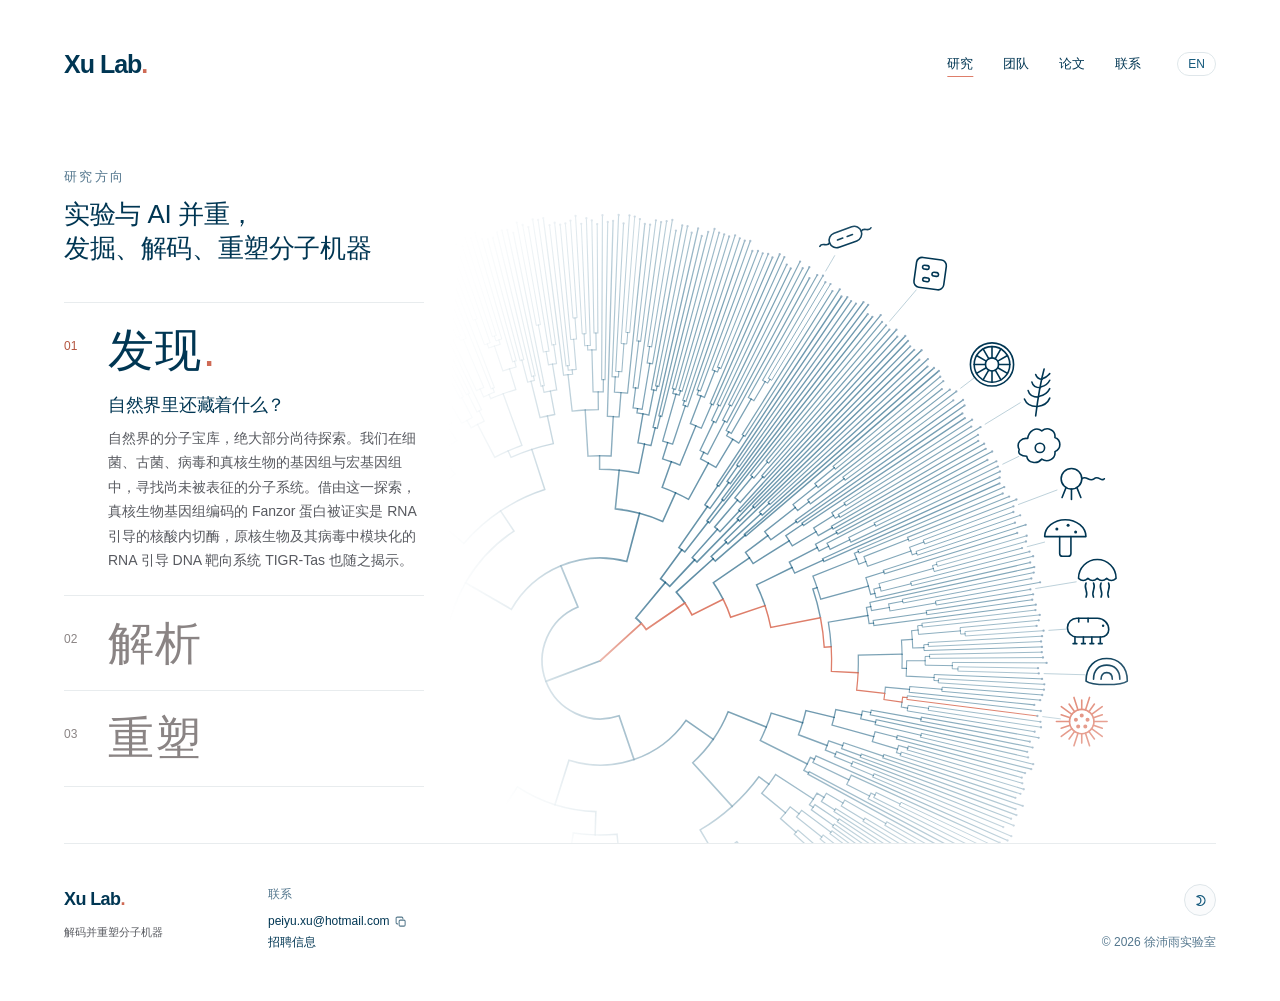
<file: zh/research.html>
<!doctype html>
<html lang="zh-CN"><head><meta charset="utf-8"><meta name="viewport" content="width=device-width,initial-scale=1"><meta name="theme-color" content="#ffffff"><meta name="description" content="发现、解析、重塑：我们在生命之树中寻找新的 RNA 引导系统，揭示其机制，并将其改造为可编程工具。"><title>研究方向 — 徐沛雨实验室</title><link rel="canonical" href="https://xulab.bio/zh/research"><meta property="og:locale" content="zh_CN"><meta property="og:type" content="website"><meta property="og:site_name" content="Xu Lab"><meta property="og:title" content="研究方向 — 徐沛雨实验室"><meta property="og:description" content="发现、解析、重塑：我们在生命之树中寻找新的 RNA 引导系统，揭示其机制，并将其改造为可编程工具。"><meta property="og:url" content="https://xulab.bio/zh/research"><meta property="og:image" content="https://xulab.bio/assets/og-image.png"><meta name="twitter:card" content="summary_large_image"><link rel="alternate" hreflang="en" href="https://xulab.bio/research"><link rel="alternate" hreflang="zh-CN" href="https://xulab.bio/zh/research"><link rel="icon" href="/favicon.ico" sizes="48x48"><link rel="icon" href="/assets/icon-192.png" type="image/png" sizes="192x192"><link rel="icon" href="/assets/mark.svg" type="image/svg+xml" sizes="any"><link rel="apple-touch-icon" href="/assets/apple-touch-icon.png" sizes="180x180"><link rel="manifest" href="/site.webmanifest"><script>try{if(localStorage.getItem("xulab-theme")==="dark")document.documentElement.dataset.theme="dark"}catch(e){}</script><link rel="stylesheet" href="/style.css?v=r47"><script type="module" src="/site.js?v=r9"></script><script type="module" src="/research.js?v=research-29"></script><script type="module" src="/app.js?v=spufz1-v7"></script></head>
<body class="research"><a class="skip" href="#main">跳到正文</a><header><a class="wordmark" href="/zh/" aria-label="徐沛雨实验室首页">Xu Lab<span>.</span></a><nav aria-label="主导航"><a href="/zh/research.html" aria-current="page">研究</a><a href="/zh/team.html">团队</a><a href="/zh/publications.html">论文</a><a href="/zh/contact.html">联系</a><a class="lang-switch" href="/research.html" hreflang="en" lang="en">EN</a></nav></header>
<main id="main"><div class="research-stage">
    <div class="page-heading is-label"><h1>研究方向<span>.</span></h1><p>实验与 AI 并重，<br>发掘、解码、重塑分子机器</p></div>
    <div class="pillars" role="tablist" aria-label="研究主题" aria-orientation="vertical">
      <button class="pillar" role="tab" id="tab-discover" aria-controls="panel-discover" aria-selected="true" data-panel="discover" aria-labelledby="name-discover" aria-describedby="more-discover"><span class="pillar-num">01</span><span class="pillar-name" id="name-discover">发现<span>.</span></span><span class="pillar-more" id="more-discover"><span><span class="pillar-q">自然界里还藏着什么？</span><span class="pillar-lead">自然界的分子宝库，绝大部分尚待探索。我们在细菌、古菌、病毒和真核生物的基因组与宏基因组中，寻找尚未被表征的分子系统。借由这一探索，真核生物基因组编码的 Fanzor 蛋白被证实是 RNA 引导的核酸内切酶，原核生物及其病毒中模块化的 RNA 引导 DNA 靶向系统 TIGR-Tas 也随之揭示。</span></span></span></button>
      <button class="pillar" role="tab" id="tab-decode" aria-controls="panel-decode" aria-selected="false" tabindex="-1" data-panel="decode" aria-labelledby="name-decode" aria-describedby="more-decode"><span class="pillar-num">02</span><span class="pillar-name" id="name-decode">解析<span>.</span></span><span class="pillar-more" id="more-decode"><span><span class="pillar-q">它如何运作？又如何演化而来？</span><span class="pillar-lead">每发现一个新系统，我们都会追问：它有什么作用？如何识别靶标？从何而来？我们综合运用生物化学、细胞实验、结构生物学和演化分析来回答这些问题，从分子机制一直深入到生物学功能。</span></span></span></button>
      <button class="pillar" role="tab" id="tab-redesign" aria-controls="panel-redesign" aria-selected="false" tabindex="-1" data-panel="redesign" aria-labelledby="name-redesign" aria-describedby="more-redesign"><span class="pillar-num">03</span><span class="pillar-name" id="name-redesign">重塑<span>.</span></span><span class="pillar-more" id="more-redesign"><span><span class="pillar-q">我们能用它造出什么？</span><span class="pillar-lead">理解机制，才能重建机器。我们把 AI 视为科研合作者：读懂蛋白质与 RNA「语言」的模型，帮助我们设计新的分子机器，预测它们在细胞中如何工作，并挑选最有价值的实验；实验则让模型始终脚踏实地。二者结合，缩短从自然发现到下一代疗法的距离。</span></span></span></button>
    </div>
  <div class="research-visual">
    <section class="panel is-active" id="panel-discover" role="tabpanel" aria-labelledby="tab-discover">
      <div class="panel-art"><svg id="tree" class="tree" viewBox="0 0 1000 800" preserveAspectRatio="xMidYMid slice" role="img" aria-label="示意性生命之树的一部分，分支末端是生物的线描图。"></svg></div>
    </section>
    <section class="panel" id="panel-decode" role="tabpanel" aria-labelledby="tab-decode" hidden>
      <div class="panel-art decode-art">
        <div id="viewport" class="molecular-viewport">
          <canvas aria-label="放大的 SpuFz1 蛋白表面（半透明白色）、ωRNA（浅蓝色）与 DNA（珊瑚色与杏色），来自 PDB 8GKH，DNA 延伸段为建模所得。拖动可旋转。" role="img"></canvas>
        </div>
        <p id="status" class="molecular-status" role="status">正在加载结构…</p>
      </div>
      <p class="panel-caption" hidden><button id="motion" aria-pressed="false" disabled>暂停旋转</button></p>
    </section>
    <section class="panel" id="panel-redesign" role="tabpanel" aria-labelledby="tab-redesign" hidden>
      <div class="panel-art"><div id="genome" class="genome" role="img" aria-label="科学家与 AI 在同一张手绘草图上反复推敲一个分子，依次是 DNA 双链、向导 RNA 和蛋白质。每轮定稿后，改动写入下方 DNA 序列中编码它的位置：一个碱基对对应一个字母，一个核苷酸对应一个字母，一个氨基酸对应三个字母（密码子）。RNA 碱基对的两个碱基总是同时改变，茎区始终保持配对。"></div></div>
    </section>
  </div>
</div>
</main>
<footer class="site-footer"><div class="footer-inner"><div class="footer-id"><a class="footer-mark" href="/zh/">Xu Lab<span>.</span></a><p>解码并重塑分子机器</p></div><div class="footer-col"><p class="footer-label">联系</p><p><a href="#copy-email" class="copy-email" data-email="peiyu.xu@hotmail.com" aria-label="复制邮箱地址 peiyu.xu@hotmail.com" title="点击复制邮箱">peiyu.xu@hotmail.com<svg class="copy-icon" viewBox="0 0 16 16" width="12" height="12" aria-hidden="true"><g class="icon-copy" fill="none" stroke="currentColor" stroke-width="1.35" stroke-linecap="round" stroke-linejoin="round"><rect x="5.5" y="5.5" width="8" height="8" rx="1.5"/><path d="M3.5 10.5H3a1.5 1.5 0 0 1-1.5-1.5V3A1.5 1.5 0 0 1 3 1.5h6A1.5 1.5 0 0 1 10.5 3v.5"/></g><path class="icon-check" fill="none" stroke="currentColor" stroke-width="1.6" stroke-linecap="round" stroke-linejoin="round" d="M2.5 8.5 6.2 12.2 13.5 4.5"/></svg><small class="copy-status" aria-live="polite"></small></a><br><a href="/zh/contact.html#positions">招聘信息</a></p></div><div class="footer-end"><button type="button" class="theme-toggle" aria-pressed="false" aria-label="切换深色模式" title="切换深色模式"><svg class="theme-icon" viewBox="0 0 16 16" width="15" height="15" aria-hidden="true"><path class="icon-moon" fill="none" stroke="currentColor" stroke-width="1.35" stroke-linecap="round" stroke-linejoin="round" d="M4.2 3.8A5.3 5.3 0 1 1 4.2 12.2 4.2 4.2 0 0 0 4.2 3.8Z"/><g class="icon-sun" fill="none" stroke="currentColor" stroke-width="1.4" stroke-linecap="round"><circle cx="8" cy="8" r="3"/><path d="M8 1.6v1.8M8 12.6v1.8M1.6 8h1.8M12.6 8h1.8M3.5 3.5l1.3 1.3M11.2 11.2l1.3 1.3M12.5 3.5l-1.3 1.3M4.8 11.2l-1.3 1.3"/></g></svg></button><p class="footer-note">© 2026 徐沛雨实验室</p></div></div></footer></body></html>
</file>
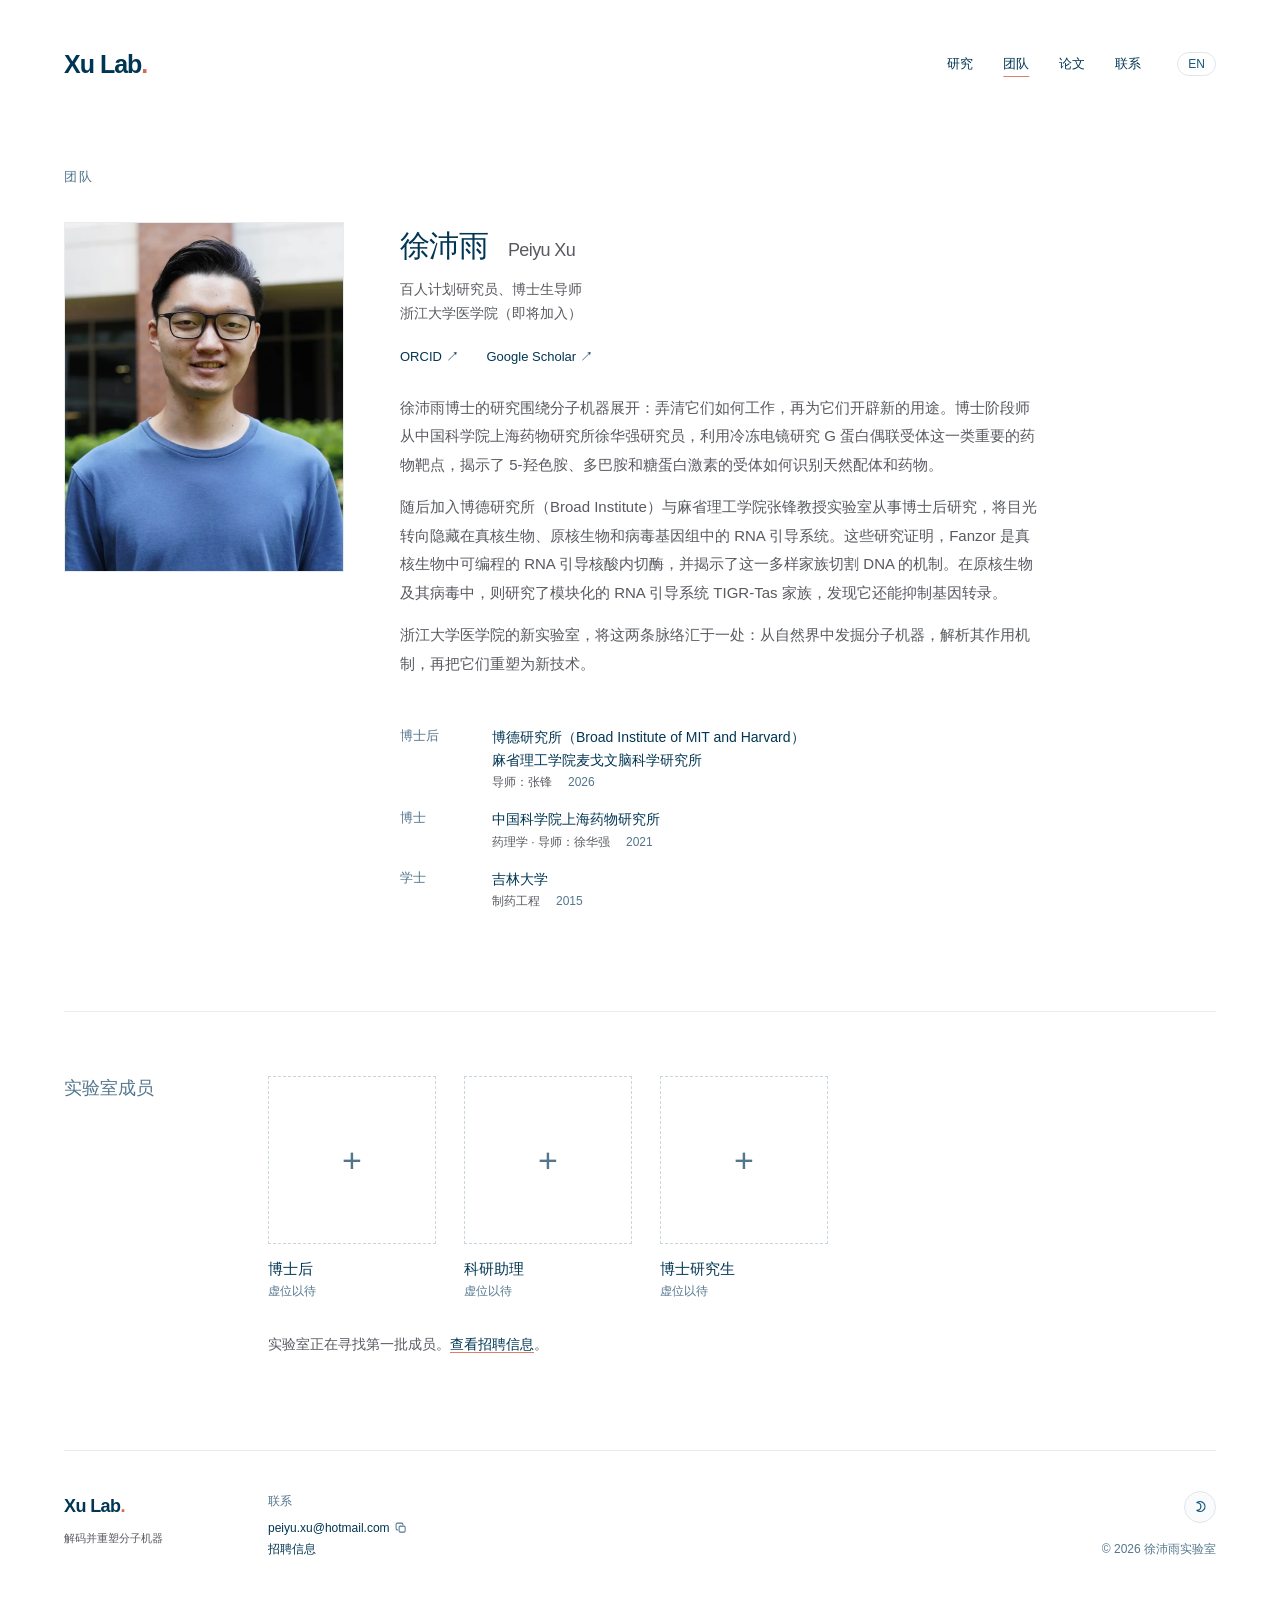
<file: zh/team.html>
<!doctype html>
<html lang="zh-CN"><head><meta charset="utf-8"><meta name="viewport" content="width=device-width,initial-scale=1"><meta name="theme-color" content="#ffffff"><meta name="description" content="徐沛雨，浙江大学医学院百人计划研究员、博士生导师（即将加入）；博士师从徐华强，博士后师从张锋。"><title>团队 — 徐沛雨实验室</title><link rel="canonical" href="https://xulab.bio/zh/team"><meta property="og:locale" content="zh_CN"><meta property="og:type" content="website"><meta property="og:site_name" content="Xu Lab"><meta property="og:title" content="团队 — 徐沛雨实验室"><meta property="og:description" content="徐沛雨，浙江大学医学院百人计划研究员、博士生导师（即将加入）；博士师从徐华强，博士后师从张锋。"><meta property="og:url" content="https://xulab.bio/zh/team"><meta property="og:image" content="https://xulab.bio/assets/og-image.png"><meta name="twitter:card" content="summary_large_image"><script type="application/ld+json">{"@context": "https://schema.org", "@type": "Person", "name": "Peiyu Xu", "alternateName": "徐沛雨", "jobTitle": "Principal Investigator", "image": "assets/team/peiyu-xu.webp", "affiliation": {"@type": "CollegeOrUniversity", "name": "Zhejiang University School of Medicine"}, "alumniOf": [{"@type": "CollegeOrUniversity", "name": "Shanghai Institute of Materia Medica, Chinese Academy of Sciences"}, {"@type": "CollegeOrUniversity", "name": "Jilin University"}], "sameAs": ["https://orcid.org/0000-0003-3590-4037", "https://scholar.google.com/citations?user=S1uxgUUAAAAJ"]}</script><link rel="alternate" hreflang="en" href="https://xulab.bio/team"><link rel="alternate" hreflang="zh-CN" href="https://xulab.bio/zh/team"><link rel="icon" href="/favicon.ico" sizes="48x48"><link rel="icon" href="/assets/icon-192.png" type="image/png" sizes="192x192"><link rel="icon" href="/assets/mark.svg" type="image/svg+xml" sizes="any"><link rel="apple-touch-icon" href="/assets/apple-touch-icon.png" sizes="180x180"><link rel="manifest" href="/site.webmanifest"><script type="module" src="/site.js?v=r9"></script><script>try{if(localStorage.getItem("xulab-theme")==="dark")document.documentElement.dataset.theme="dark"}catch(e){}</script><link rel="stylesheet" href="/style.css?v=r47"></head>
<body><a class="skip" href="#main">跳到正文</a><header><a class="wordmark" href="/zh/" aria-label="徐沛雨实验室首页">Xu Lab<span>.</span></a><nav aria-label="主导航"><a href="/zh/research.html">研究</a><a href="/zh/team.html" aria-current="page">团队</a><a href="/zh/publications.html">论文</a><a href="/zh/contact.html">联系</a><a class="lang-switch" href="/team.html" hreflang="en" lang="en">EN</a></nav></header><main id="main"><div class="page-heading is-label"><h1>团队<span>.</span></h1></div>
<section class="pi-profile" aria-labelledby="pi-name"><div class="pi-photo"><img src="/assets/team/peiyu-xu.webp" width="280" height="350" alt="徐沛雨"></div><div class="pi-copy"><h2 id="pi-name">徐沛雨 <span lang="en">Peiyu Xu</span></h2><p class="pi-role">百人计划研究员、博士生导师<br>浙江大学医学院（即将加入）</p>
<div class="profile-links"><a href="https://orcid.org/0000-0003-3590-4037" target="_blank" rel="noopener">ORCID ↗</a><a href="https://scholar.google.com/citations?user=S1uxgUUAAAAJ&amp;hl=en" target="_blank" rel="noopener">Google Scholar ↗</a></div>
<div class="pi-bio"><p>徐沛雨博士的研究围绕分子机器展开：弄清它们如何工作，再为它们开辟新的用途。博士阶段师从中国科学院上海药物研究所徐华强研究员，利用冷冻电镜研究 G 蛋白偶联受体这一类重要的药物靶点，揭示了 5-羟色胺、多巴胺和糖蛋白激素的受体如何识别天然配体和药物。</p><p>随后加入博德研究所（Broad Institute）与麻省理工学院张锋教授实验室从事博士后研究，将目光转向隐藏在真核生物、原核生物和病毒基因组中的 RNA 引导系统。这些研究证明，Fanzor 是真核生物中可编程的 RNA 引导核酸内切酶，并揭示了这一多样家族切割 DNA 的机制。在原核生物及其病毒中，则研究了模块化的 RNA 引导系统 TIGR-Tas 家族，发现它还能抑制基因转录。</p><p>浙江大学医学院的新实验室，将这两条脉络汇于一处：从自然界中发掘分子机器，解析其作用机制，再把它们重塑为新技术。</p></div>
<div class="training" aria-label="教育与训练"><div class="training-row"><h3>博士后</h3><div><p class="training-place">博德研究所（Broad Institute of MIT and Harvard）<br>麻省理工学院麦戈文脑科学研究所</p><p class="training-detail">导师：张锋<span>2026</span></p></div></div><div class="training-row"><h3>博士</h3><div><p class="training-place">中国科学院上海药物研究所</p><p class="training-detail">药理学 · 导师：徐华强<span>2021</span></p></div></div><div class="training-row"><h3>学士</h3><div><p class="training-place">吉林大学</p><p class="training-detail">制药工程<span>2015</span></p></div></div></div></div></section><section class="home-band members reveal" aria-labelledby="members-title"><div class="band-label"><h2 id="members-title">实验室成员</h2></div><ul class="member-grid"><li class="member-open"><a href="/zh/contact.html#positions"><span class="member-avatar" aria-hidden="true">+</span><span class="member-name">博士后</span><span class="member-role">虚位以待</span></a></li><li class="member-open"><a href="/zh/contact.html#positions"><span class="member-avatar" aria-hidden="true">+</span><span class="member-name">科研助理</span><span class="member-role">虚位以待</span></a></li><li class="member-open"><a href="/zh/contact.html#positions"><span class="member-avatar" aria-hidden="true">+</span><span class="member-name">博士研究生</span><span class="member-role">虚位以待</span></a></li></ul><p class="members-note">实验室正在寻找第一批成员。<a href="/zh/contact.html#positions">查看招聘信息</a>。</p></section></main><footer class="site-footer"><div class="footer-inner"><div class="footer-id"><a class="footer-mark" href="/zh/">Xu Lab<span>.</span></a><p>解码并重塑分子机器</p></div><div class="footer-col"><p class="footer-label">联系</p><p><a href="#copy-email" class="copy-email" data-email="peiyu.xu@hotmail.com" aria-label="复制邮箱地址 peiyu.xu@hotmail.com" title="点击复制邮箱">peiyu.xu@hotmail.com<svg class="copy-icon" viewBox="0 0 16 16" width="12" height="12" aria-hidden="true"><g class="icon-copy" fill="none" stroke="currentColor" stroke-width="1.35" stroke-linecap="round" stroke-linejoin="round"><rect x="5.5" y="5.5" width="8" height="8" rx="1.5"/><path d="M3.5 10.5H3a1.5 1.5 0 0 1-1.5-1.5V3A1.5 1.5 0 0 1 3 1.5h6A1.5 1.5 0 0 1 10.5 3v.5"/></g><path class="icon-check" fill="none" stroke="currentColor" stroke-width="1.6" stroke-linecap="round" stroke-linejoin="round" d="M2.5 8.5 6.2 12.2 13.5 4.5"/></svg><small class="copy-status" aria-live="polite"></small></a><br><a href="/zh/contact.html#positions">招聘信息</a></p></div><div class="footer-end"><button type="button" class="theme-toggle" aria-pressed="false" aria-label="切换深色模式" title="切换深色模式"><svg class="theme-icon" viewBox="0 0 16 16" width="15" height="15" aria-hidden="true"><path class="icon-moon" fill="none" stroke="currentColor" stroke-width="1.35" stroke-linecap="round" stroke-linejoin="round" d="M4.2 3.8A5.3 5.3 0 1 1 4.2 12.2 4.2 4.2 0 0 0 4.2 3.8Z"/><g class="icon-sun" fill="none" stroke="currentColor" stroke-width="1.4" stroke-linecap="round"><circle cx="8" cy="8" r="3"/><path d="M8 1.6v1.8M8 12.6v1.8M1.6 8h1.8M12.6 8h1.8M3.5 3.5l1.3 1.3M11.2 11.2l1.3 1.3M12.5 3.5l-1.3 1.3M4.8 11.2l-1.3 1.3"/></g></svg></button><p class="footer-note">© 2026 徐沛雨实验室</p></div></div></footer></body></html>
</file>
<file: style.css>
*{box-sizing:border-box}html{scroll-behavior:smooth;scroll-padding-top:40px}body{margin:0;background:#fff;color:#003653;font-family:Helvetica,Arial,sans-serif;-webkit-font-smoothing:antialiased}a{color:inherit;text-decoration:none}a:hover{color:#a8452e}button{font:inherit;color:inherit}a:focus-visible,button:focus-visible{outline:2px solid #de7e6a;outline-offset:6px}.skip{position:absolute;left:24px;top:-100px}.skip:focus{top:10px;background:white;z-index:5}header,main,footer{max-width:1280px;margin:auto;padding-left:64px;padding-right:64px}header{height:128px;display:flex;align-items:center;justify-content:space-between;font-size:13px}.wordmark{font-size:25px;font-weight:600;letter-spacing:-1px}.wordmark span{color:#cf6a55}.intro{min-height:570px;display:grid;grid-template-columns:1.35fr 1fr;gap:24px;align-items:center;padding:56px 0 100px}h1{font-size:clamp(40px,4.7vw,66px);line-height:1.08;font-weight:400;letter-spacing:-2.8px;margin:0 0 32px}h1 span{color:#cf6a55}.intro-copy>p{max-width:480px;font-size:17px;line-height:1.75;color:#585a60;margin:0}figure{margin:0;min-width:0}canvas{display:block;width:100%;height:350px}figcaption{font-size:10px;text-align:center;color:#585a60;line-height:1.6}figcaption span{padding:0 5px}button{background:none;border:0;padding:4px 0;cursor:pointer;text-decoration:underline;text-underline-offset:3px}#publications{padding:35px 0 62px;border-top:1px solid #e8ecee}.section-head{display:flex;align-items:baseline;justify-content:space-between;gap:20px;margin-bottom:24px}h2{font-size:16px;font-weight:500;margin:0}.section-head>a{font-size:12px;color:#585a60}ol{list-style:none;margin:0;padding:0}li+li{margin-top:27px}.paper-title{font-size:19px;line-height:1.45;display:block;max-width:850px}.paper-meta{display:block;font-size:12px;color:#585a60;margin-top:7px}.arrow{color:#53768d;font-size:16px;white-space:nowrap}footer{min-height:110px;display:flex;align-items:center;justify-content:space-between;font-size:12px;color:#585a60}footer p{margin:0}footer p span{margin-left:10px}@media(min-width:1500px){.intro{min-height:650px}}@media(max-width:800px){header,main,footer{padding-left:28px;padding-right:28px}header{height:96px}.intro{grid-template-columns:1fr;gap:10px;padding:40px 0 48px;min-height:0}h1{font-size:clamp(37px,7vw,57px);letter-spacing:-1.8px}.intro-copy>p{font-size:16px;max-width:540px}figure{max-width:400px;width:100%;margin:auto}canvas{height:245px}.paper-title{font-size:17px}#publications{padding-bottom:30px}footer{min-height:100px}}@media(prefers-reduced-motion:reduce){html{scroll-behavior:auto}}

/* Shared navigation and separate pages. */
body{min-height:100svh;display:flex;flex-direction:column}header,main,footer{width:100%}main{flex:1}header nav{display:flex;gap:30px;align-items:center}header nav a{padding:8px 0}header nav a[aria-current=page]{text-decoration:underline;text-decoration-color:#de7e6a;text-underline-offset:8px}.home .intro{min-height:calc(100svh - 238px)}.page-heading{padding:64px 0 56px}.page-heading h1{font-size:clamp(40px,5vw,64px);margin-bottom:24px}.page-heading h1 span{color:#cf6a55}.page-heading p,.research-list p{font-size:17px;line-height:1.75;color:#585a60;max-width:600px}.research-list{padding:0 0 80px;max-width:700px}.research-list section{padding:26px 0;border-top:1px solid #e8ecee}.research-list h2,.profile h2{font-size:24px;font-weight:400}.research-list p{margin-bottom:0}.profile{padding:0 0 100px}.profile h2 span{font-size:18px;margin-left:12px}.profile>p{color:#585a60;font-size:14px;margin:16px 0 32px}.profile-links{display:flex;gap:28px;font-size:13px}footer>span{font-size:10px}@media(max-width:800px){header nav{gap:20px}.home .intro{min-height:0}.page-heading{padding:44px 0 40px}footer>span{max-width:190px;text-align:right;line-height:1.6}}@media(max-width:400px){header,main,footer{padding-left:20px;padding-right:20px}header nav{gap:14px;font-size:11px}.wordmark{font-size:23px}}

/* Complete bibliography: full author lists, calm year-based typography. */
.scholar-link{font-size:12px;color:#585a60;display:inline-flex;align-items:center;gap:6px}
.scholar-icon{flex:none}.bibliography{padding-bottom:50px}.publication-year{display:grid;grid-template-columns:100px minmax(0,1fr);gap:28px;padding:36px 0;border-top:1px solid #e8ecee}.publication-year>h2{font-size:18px;color:#53768d;padding-top:3px}.publication+.publication{margin-top:36px}.paper-authors{font-size:13px;line-height:1.85;color:#585a60;margin:10px 0 7px;overflow-wrap:break-word}.paper-authors strong{font-weight:700;color:#003653}.publication .paper-meta{font-size:12px;line-height:1.7;margin:0}.pub-type{color:#a8452e;margin-left:10px}.publication .paper-title{font-size:19px;line-height:1.5}.bibliography ol{min-width:0}@media(max-width:800px){.publication-year{grid-template-columns:1fr;gap:22px;padding:28px 0}.publication .paper-title{font-size:17px}.paper-authors{font-size:13px}}

.author-role{font-size:.75em;line-height:0;vertical-align:super;color:#003653;margin-left:1px}.page-heading .author-legend{font-size:12px;line-height:1.8;margin:20px 0 18px;display:flex;flex-wrap:wrap;gap:8px 24px}

@media(max-width:540px){header{height:auto;min-height:100px;flex-wrap:wrap;gap:14px;padding-top:24px;padding-bottom:22px}header nav{gap:20px;flex-wrap:wrap;font-size:12px;justify-content:flex-end}}@media(max-width:400px){header nav{gap:17px;width:100%;justify-content:flex-end}}

.selected-publications{padding-bottom:72px}.selected-publications .page-heading{padding-bottom:30px}.selected-publications>ol{margin-left:128px;max-width:none}.full-heading{display:flex;justify-content:space-between;align-items:baseline;gap:24px;padding:18px 0 30px}.selected-publications .page-heading h1,.full-heading h2{font-size:30px;font-weight:600;letter-spacing:-.8px;line-height:1.2}.publication-year>h3{font-size:18px;font-weight:400;color:#53768d;padding-top:3px;margin:0}@media(max-width:540px){.selected-publications{padding-bottom:48px}.selected-publications .page-heading h1,.full-heading h2{font-size:26px}.full-heading{gap:16px;flex-wrap:wrap}}

@media(max-width:800px){.selected-publications>ol{margin-left:0}}

/* A shared image/year gutter keeps every article's text aligned. */
.selected-publications>ol{margin-left:204px}.featured-paper{display:grid;grid-template-columns:176px minmax(0,1fr);gap:28px;align-items:center}.publication-year{grid-template-columns:176px minmax(0,1fr)}.paper-copy{min-width:0}.paper-visual{margin:0;width:176px;max-width:none}.paper-visual svg,.paper-visual img{display:block;width:176px;height:152px}.paper-visual figcaption{font-size:10px;color:#585a60;margin-top:8px;line-height:1.5;text-align:center}@media(max-width:800px){.selected-publications>ol{margin-left:0}.publication-year{grid-template-columns:1fr}.featured-paper{grid-template-columns:1fr;gap:20px}.paper-visual{margin:0}.paper-visual svg{height:145px}.paper-visual img{width:168px;height:145px}.paper-visual figcaption{text-align:left}}

@media(max-width:800px){.paper-visual-space{display:none}}

/* Reviewed SpuFz1 structural animation, shared with the standalone preview. */
.home .molecular-figure{width:100%;max-width:none}.home .molecular-viewport{position:relative;width:100%;height:clamp(360px,48vh,480px)}.home .molecular-viewport canvas{width:100%;height:100%;touch-action:pan-y;cursor:grab;-webkit-mask-image:linear-gradient(180deg,transparent 5%,#000 28%,#000 72%,transparent 95%);mask-image:linear-gradient(180deg,transparent 5%,#000 28%,#000 72%,transparent 95%)}.home .molecular-viewport canvas:active{cursor:grabbing}.home .molecular-status{position:absolute;inset:45% 0 auto;text-align:center;font-size:12px;color:#53768d;pointer-events:none}.home .molecular-status[hidden]{display:none}.home .molecular-figure figcaption{line-height:1.8;margin-top:10px}.home #motion:disabled{cursor:wait;opacity:.55}@media(max-width:800px){.home .molecular-figure{max-width:440px}.home .molecular-viewport{height:400px}}@media(max-width:400px){.home .molecular-viewport{height:360px}}

.home .intro-copy>.lab-heading{max-width:none;margin:0 0 24px;color:#003653;font-size:clamp(16px,1.6vw,20px);font-weight:400;line-height:1.4}


/* Team: PI profile and training, on the same 176px label column as Publications. */
.pi-profile{display:grid;grid-template-columns:280px minmax(0,1fr);gap:56px;align-items:start;padding:0 0 100px}.pi-photo{width:100%;aspect-ratio:4/5;background:#f4f5f6;border:1px solid #e8ecee;display:flex;align-items:center;justify-content:center}.pi-photo span{font-size:11px;letter-spacing:.08em;text-transform:uppercase;color:#53768d}.pi-photo img{width:100%;height:100%;object-fit:cover;display:block}.pi-copy{padding-top:6px}.pi-copy h2{font-size:30px;font-weight:400;letter-spacing:-.6px;line-height:1.2;margin:0}.pi-copy h2 span{font-size:18px;margin-left:12px;color:#585a60}.pi-role{color:#585a60;font-size:14px;line-height:1.7;margin:14px 0 22px}.training{margin-top:48px}.training-row{display:grid;grid-template-columns:72px minmax(0,1fr);gap:20px;padding:0}.training-row+.training-row{margin-top:16px}.training-row>h3{font-size:13px;font-weight:400;color:#53768d;line-height:1.6;margin:0}.training-place{font-size:14px;line-height:1.6;margin:0 0 2px}.training-detail{font-size:12px;line-height:1.6;color:#585a60;margin:0}.training-detail span{margin-left:16px;color:#53768d}@media(max-width:800px){.pi-profile{grid-template-columns:1fr;gap:28px}.pi-photo{max-width:280px}}

/* Contact: label + links groups. */
.profile .contact-group{margin-top:26px}.profile .contact-group>p{color:#585a60;font-size:14px;margin:0 0 8px}
.join{padding:0 0 100px}.join h2{font-size:24px;font-weight:400;margin:0 0 16px}.join p{font-size:15px;line-height:1.75;color:#585a60;margin:0;max-width:600px}
.contact-address{font-style:normal;font-size:13px;line-height:1.7;min-height:1.7em}
.pi-copy .profile-links a{display:inline-flex;align-items:center;gap:7px}.pi-copy .profile-links svg{width:15px;height:15px;flex:none}
.join p+p{margin-top:12px}.join a{color:#003653;text-decoration:underline;text-decoration-color:#91adc1;text-underline-offset:3px}

/* Research: hovering a theme swaps a large, edge-faded visual on the right. */
.research main{max-width:none;padding:0}.research-stage{--gutter:max(64px,calc((100vw - 1280px)/2 + 64px));display:grid;grid-template-columns:calc(var(--gutter) + 440px) minmax(0,1fr);grid-template-columns:calc(var(--gutter) + clamp(340px,30vw,440px)) minmax(0,1fr);grid-template-rows:auto 1fr;grid-template-areas:"heading visual" "pillars visual";min-height:620px;min-height:max(620px,calc(100vh - 238px));min-height:max(620px,calc(100svh - 238px))}.research .page-heading{grid-area:heading;position:relative;z-index:2;padding:40px 24px 36px var(--gutter)}.pillars{grid-area:pillars;position:relative;z-index:2;display:flex;flex-direction:column;padding:0 24px 56px var(--gutter)}.pillar{display:grid;grid-template-columns:44px minmax(0,1fr);text-align:left;text-decoration:none;padding:22px 0;border-top:1px solid #e8ecee;color:#8a8484;transition:color .35s}.pillar:last-child{border-bottom:1px solid #e8ecee}.pillar-num{grid-row:span 2;font-size:12px;padding-top:14px;color:#8a8484;transition:color .35s}.pillar-name{font-size:clamp(34px,3.6vw,50px);letter-spacing:-1.6px;line-height:1.1}.pillar-name span{color:transparent;transition:color .35s}.pillar:hover,.pillar[aria-selected=true]{color:#003653}.pillar[aria-selected=true] .pillar-num{color:#cf6a55}.pillar[aria-selected=true] .pillar-name span{color:#cf6a55}.pillar:focus-visible{outline-offset:2px}
/* Page titles on Research, Team and Contact: a small label over an optional statement,
   so the page's own content carries the visual weight. The Structures drawer on Publications
   uses the same label, so it reads as an appendix rather than a section of its own. */
.page-heading.is-label h1,.drawer-title{font-size:13px;font-weight:400;letter-spacing:.18em;text-transform:uppercase;color:#53768d;line-height:1.4;margin:0}
.page-heading.is-label h1 span,.drawer-title span{display:none}
.page-heading.is-label p{font-size:26px;line-height:1.3;color:#003653;letter-spacing:-.4px;max-width:600px;margin:12px 0 0}
main>.page-heading.is-label{padding:40px 0 36px}
.research .page-heading.is-label p{max-width:360px}
@media(max-width:600px){.page-heading.is-label p{font-size:22px}}
/* The selected theme's question and lead open beneath it. */
.pillar-more{grid-column:2;display:grid;grid-template-rows:0fr;opacity:0;transition:grid-template-rows .55s cubic-bezier(.2,.7,.2,1),opacity .4s ease}
.pillar-more>span{overflow:hidden;min-height:0}
.pillar[aria-selected=true] .pillar-more{grid-template-rows:1fr;opacity:1}
.pillar-q{display:block;font-size:18px;letter-spacing:-.3px;line-height:1.35;color:#003653;margin-top:18px}
.pillar-lead{display:block;font-size:14px;line-height:1.75;color:#585a60;margin-top:8px;max-width:420px}
@media(max-width:900px){.pillar-more{grid-template-rows:1fr;opacity:1}}
@media(prefers-reduced-motion:reduce){.pillar-more{transition:none}}
/* Structures: a collapsed drawer at the foot of the publications page. */
.structure-drawer{grid-column:1/-1}
.structure-drawer>summary{display:grid;grid-template-columns:176px minmax(0,1fr) auto;gap:28px;align-items:baseline;cursor:pointer;list-style:none}
.structure-drawer>summary::-webkit-details-marker{display:none}
.drawer-hint{font-size:15px;color:#585a60}
.drawer-toggle{font-size:13px;color:#14597c;border:1px solid #dfe6ea;border-radius:999px;padding:7px 14px;white-space:nowrap}
.structure-drawer>summary:hover .drawer-toggle{border-color:#14597c}
.drawer-toggle .when-open,.structure-drawer[open] .drawer-toggle .when-closed{display:none}
.structure-drawer[open] .drawer-toggle .when-open{display:inline}
.structure-drawer .gallery-body{margin:28px 0 0 204px}
@media(max-width:800px){.structure-drawer>summary{grid-template-columns:minmax(0,1fr) auto;gap:8px 16px}.drawer-hint{grid-column:1/-1;grid-row:2}.structure-drawer .gallery-body{margin-left:0}}
.research-visual{grid-area:visual;position:relative;z-index:1;overflow:hidden;min-height:620px;min-width:0}.panel{position:absolute;top:0;right:0;bottom:0;left:0;opacity:0;transform:scale(1.025);transition:opacity .7s ease,transform 1.1s ease}.panel.is-active{opacity:1;transform:none}.panel[hidden]{display:block;visibility:hidden}.panel-art{position:absolute;top:0;right:0;bottom:0;left:0;-webkit-mask-image:radial-gradient(ellipse 64% 66% at 54% 50%,#000 50%,transparent 100%),linear-gradient(90deg,transparent,#000 22%);-webkit-mask-composite:source-in;mask-image:radial-gradient(ellipse 64% 66% at 54% 50%,#000 50%,transparent 100%),linear-gradient(90deg,transparent,#000 22%);mask-composite:intersect}.panel-caption{position:absolute;right:max(32px,calc((100vw - 1280px)/2 + 64px));bottom:16px;margin:0;font-size:10px;line-height:1.6;color:#585a60;text-align:right}.panel-caption span{padding:0 5px}.panel-caption a:hover{color:#a8452e}
.tree{display:block;width:100%;height:100%;overflow:visible}.tree .edge{fill:none;stroke:#14597c;stroke-linecap:round;stroke-dasharray:1 1;stroke-dashoffset:1;opacity:0;transition:stroke-dashoffset var(--t,.6s) linear var(--d,0s),opacity 0s linear var(--d,0s)}.tree.grown .edge{stroke-dashoffset:0;opacity:1}.tree.reset .edge,.tree.reset .tip,.tree.reset .critter{transition:none}.tree .tip{fill:#91adc1;opacity:0;transition:opacity .8s var(--d,0s)}.tree.grown .tip{opacity:.9}.critter{opacity:0;transition:opacity 1.2s ease var(--d,0s)}.tree.grown .critter{opacity:1}.critter path,.critter circle,.critter ellipse,.critter line,.critter rect,.critter polyline{fill:none;stroke:#003653;stroke-width:1.6;stroke-linecap:round;stroke-linejoin:round;vector-effect:non-scaling-stroke}.critter.accent path,.critter.accent circle,.critter.accent line{stroke:#de7e6a}.critter .dot{fill:#003653;stroke:none}.critter.accent .dot{fill:#de7e6a}.critter text{font-size:11px;fill:#585a60;text-anchor:middle;font-family:Helvetica,Arial,sans-serif}.tree-layer{transition:transform 1.2s cubic-bezier(.2,.7,.2,1)}
.decode-art{overflow:hidden;-webkit-mask-image:linear-gradient(180deg,transparent 2%,#000 30%,#000 70%,transparent 98%),linear-gradient(90deg,transparent,#000 22%);mask-image:linear-gradient(180deg,transparent 2%,#000 30%,#000 70%,transparent 98%),linear-gradient(90deg,transparent,#000 22%)}.research .molecular-viewport{position:absolute;left:0;right:0;top:-52%;bottom:-52%}.research .molecular-viewport canvas{width:100%;height:100%;touch-action:pan-y;cursor:grab}.research .molecular-viewport canvas:active{cursor:grabbing}.research .molecular-status{position:absolute;top:48%;left:0;right:0;text-align:center;font-size:12px;color:#53768d;pointer-events:none;margin:0}.research .molecular-status[hidden]{display:none}.research #motion{font-size:10px;padding:0}.research #motion:disabled{cursor:wait;opacity:.55}
@font-face{font-family:"Lab Mono";src:url(assets/fonts/DejaVuSansMono-latin.woff) format("woff");font-display:block}.genome{position:absolute;top:-4%;bottom:-4%;left:-10%;right:-10%;display:flex;flex-direction:column;justify-content:center;align-items:center;gap:12px;font-family:"Lab Mono",Menlo,monospace;white-space:nowrap;overflow:hidden}.seq-row{font-size:14px;letter-spacing:.32em;color:#8a8484;will-change:transform}.seq-row.focus{font-size:21px;letter-spacing:.3em;color:#003653;margin:22px 0;position:relative}.seq-row b{font-weight:400;transition:color 1.2s,background-color 1.2s}.seq-row b.guide{background:linear-gradient(#91adc1,#91adc1) bottom/100% 3px no-repeat}.seq-row b.cut{color:#cf6a55}.seq-row b.new{color:#a8452e;background-color:#fde9dc}.seq-row b.done{color:#cf6a55}.seq-row b.blip{color:#cf6a55}
.cowork{position:absolute;top:0;left:0;width:100%;height:100%;overflow:visible;pointer-events:none;z-index:1}
.cowork path,.cowork line,.cowork circle{fill:none;stroke-linecap:round;stroke-linejoin:round}
#panel-redesign .genome{justify-content:flex-start}
.co-human path,.co-arm{stroke:#003653}
.co-human .co-fill{fill:#003653;stroke:none}
.co-ai path,.co-ai-arm{stroke:#53768d}
.co-net line{stroke:#91adc1}
.cowork .co-net circle,.cowork .co-fill-ai,.cowork .co-particle{fill:#14597c;stroke:none}
.co-halo{stroke:#14597c}
.co-sketch{stroke:#003653;stroke-dasharray:1 1}
.co-change{stroke:#de7e6a}
.co-talk{stroke:#91adc1}
.cowork .co-particle.hit{fill:#de7e6a;stroke:none}
.co-label{font-family:"Lab Mono",Menlo,monospace;font-size:9px;letter-spacing:.24em;fill:#8a8484;text-anchor:middle}
.cowork .co-res{fill:#fff;stroke:#003653}
.cowork .co-res-c{fill:#fde9dc;stroke:#de7e6a}
.co-aa{font-family:"Lab Mono",Menlo,monospace;font-size:8.5px;text-anchor:middle;dominant-baseline:central;fill:#003653}
.co-aa.c{fill:#a8452e}
.co-fan path{fill:none;stroke-linecap:round;stroke-dasharray:1 1}
.co-fan .reg{stroke:#91adc1;stroke-width:.7}
.co-fan .hit{stroke:#de7e6a;stroke-width:1.6}
/* The focus row slides so the molecule being designed sits above its own letters. */
.seq-row.focus{transition:transform 1.2s cubic-bezier(.4,0,.2,1)}
.seq-row b.win{background:linear-gradient(#91adc1,#91adc1) bottom/100% 2px no-repeat}
.seq-row b.win.alt{background-image:linear-gradient(#cfdbe3,#cfdbe3)}
@media(max-width:600px){.seq-row.focus{font-size:14px;letter-spacing:.14em;margin:16px 0}}
@media(max-width:900px){.research-stage{--gutter:28px;grid-template-columns:minmax(0,1fr);grid-template-rows:auto auto auto;grid-template-areas:"heading" "visual" "pillars";min-height:0}.research .page-heading{padding:20px 28px 24px}.research-visual{position:-webkit-sticky;position:sticky;top:0;z-index:3;height:340px;height:52vh;height:52svh;min-height:340px;background:#fff}.pillars{padding:0 28px 32vh}.pillar{padding:26px 0}.pillar-name{font-size:36px}.panel-caption{right:28px;bottom:8px}}
@media(prefers-reduced-motion:reduce){.panel,.tree .edge,.tree .tip,.critter,.tree-layer{transition:none}.seq-row{transform:none!important}}


/* Home (round 1): sections below the hero share the 176px label column of Publications and Team. */
.home-band{display:grid;grid-template-columns:176px minmax(0,1fr);gap:28px;padding:64px 0;border-top:1px solid #e8ecee}
.band-label h2{font-size:18px;font-weight:400;color:#53768d;line-height:1.4;margin:0}
.band-label a{display:inline-block;margin-top:14px;font-size:12px;color:#585a60}
.theme-list,.work-list{display:grid;grid-template-columns:repeat(3,minmax(0,1fr));gap:48px}
.theme-list li+li,.work-list li+li,.news-list li+li{margin-top:0}
.theme-list a,.work-list a{display:block;height:100%}
.theme-num{display:block;font-size:12px;color:#cf6a55;margin-bottom:14px}
.theme-name{display:block;font-size:clamp(28px,2.6vw,36px);letter-spacing:-1.2px;line-height:1.1}
.theme-name span{color:#cf6a55}
.theme-desc{display:block;font-size:14px;line-height:1.75;color:#585a60;margin-top:14px}
.theme-more{display:inline-block;margin-top:16px;font-size:12px;color:#53768d;transition:color .3s,transform .3s}
.theme-list a:hover .theme-more{color:#a8452e;transform:translateX(4px)}
.work-art{aspect-ratio:528/456;background:#f7f8f9;overflow:hidden;margin-bottom:18px}
.work-art img{display:block;width:100%;height:100%;object-fit:contain;transition:transform .8s cubic-bezier(.2,.7,.2,1)}
.work-list a:hover img{transform:scale(1.045)}
.work-venue{display:block;font-size:12px;color:#53768d}
.work-title{display:block;font-size:17px;line-height:1.45;margin-top:6px}
.work-list a:hover .work-title{color:#a8452e}
.news-list li{display:grid;grid-template-columns:96px minmax(0,1fr);gap:20px;padding:16px 0;border-top:1px solid #f0f2f3}
.news-list li:first-child{border-top:0;padding-top:2px}
.news-date{font-size:12px;color:#53768d;padding-top:4px}
.news-text{font-size:15px;line-height:1.7;margin:0;max-width:720px}
.news-text a,.join-band p a{text-decoration:underline;text-decoration-color:#91adc1;text-underline-offset:3px}
.join-band{padding:88px 0 96px 204px;border-top:1px solid #e8ecee}
.join-band h2{font-size:clamp(32px,3.6vw,48px);font-weight:400;letter-spacing:-1.4px;line-height:1.12;margin:0 0 20px}
.join-band h2 span{color:#cf6a55}
.join-band p{font-size:17px;line-height:1.75;color:#585a60;max-width:600px;margin:0}
.cta-link{display:inline-flex;gap:10px;align-items:center;margin-top:30px;font-size:15px;padding-bottom:5px;border-bottom:1px solid #de7e6a}
.cta-link span{transition:transform .3s}
.cta-link:hover span{transform:translateX(4px)}
.reveal-ready .reveal{opacity:0;transform:translateY(18px);transition:opacity .9s ease,transform .9s cubic-bezier(.2,.7,.2,1)}
.reveal-ready .reveal.is-visible{opacity:1;transform:none}
@media(max-width:1000px){.theme-list,.work-list{gap:32px}}
@media(max-width:800px){.home-band{grid-template-columns:1fr;gap:24px;padding:44px 0}
.band-label{display:flex;justify-content:space-between;align-items:baseline;gap:16px}
.band-label a{margin-top:0}
.theme-list,.work-list{grid-template-columns:1fr;gap:36px}
.work-list{grid-template-columns:repeat(auto-fill,minmax(220px,1fr))}
.news-list li{grid-template-columns:56px minmax(0,1fr);gap:14px}
.join-band{padding:56px 0 64px}
.join-band p{font-size:16px}}

/* Footer: identity and contact on the shared label column (no address until the lab opens). */
.site-footer{display:block;min-height:0;padding-top:0;padding-bottom:0}
.footer-inner{display:grid;grid-template-columns:176px minmax(0,1fr) auto;gap:28px;align-items:start;padding:40px 0 48px;border-top:1px solid #e8ecee;font-size:12px;line-height:1.75;color:#585a60}
.footer-inner p{margin:0}
.footer-mark{font-size:18px;font-weight:600;letter-spacing:-.6px;color:#003653}
.footer-mark span{color:#cf6a55}
.footer-id p{margin-top:8px;font-size:11px;line-height:1.6}
.footer-label{color:#53768d;margin-bottom:6px!important}
.footer-col a{color:#003653}
.footer-col a:hover{color:#a8452e}
.footer-note{color:#53768d;white-space:nowrap}
@media(max-width:800px){.footer-inner{grid-template-columns:1fr 1fr;gap:24px 20px;padding:32px 0 40px}
.footer-id{grid-column:1/-1}
.footer-note{grid-column:1/-1}}
@media(max-width:480px){.footer-inner{grid-template-columns:1fr}}

/* 404 */
.not-found{padding:40px 0 120px}
.not-found p{font-size:17px;line-height:1.75;color:#585a60;max-width:520px}
.not-found .cta-link{margin-right:28px}
.home .intro{min-height:min(calc(100svh - 238px),860px)}
@media(max-width:800px){.home .intro{min-height:0}}

/* Contact (round 1): label column, definition list and roles. */
.contact-band{padding:48px 0}
.contact-list{margin:0;display:grid;gap:22px}
.contact-list>div{display:grid;grid-template-columns:96px minmax(0,1fr);gap:20px}
.contact-list dt{font-size:12px;color:#53768d;padding-top:3px}
.contact-list dd{margin:0;font-size:15px;line-height:1.75}
.contact-list .contact-address{font-size:15px;line-height:1.75}
.contact-list a:hover{color:#a8452e}
.positions{max-width:720px}
.positions-lead{font-size:17px;line-height:1.75;margin:0 0 28px}
.role-list{list-style:none;margin:0;padding:0;border-top:1px solid #f0f2f3}
.role-list li{display:grid;grid-template-columns:200px minmax(0,1fr);gap:20px;padding:16px 0;border-bottom:1px solid #f0f2f3;margin:0}
.role-list h3{font-size:15px;font-weight:500;margin:0;line-height:1.7}
.role-list p{font-size:14px;line-height:1.7;color:#585a60;margin:0}
.positions-apply{font-size:15px;line-height:1.75;color:#585a60;margin:28px 0 0}
.positions-apply a{color:#003653;text-decoration:underline;text-decoration-color:#de7e6a;text-underline-offset:3px}
@media(max-width:800px){.contact-band{padding:36px 0}
.contact-list>div{grid-template-columns:72px minmax(0,1fr);gap:14px}
.role-list li{grid-template-columns:1fr;gap:4px}}

/* Research details (round 2): one section per theme below the interactive stage. */
.research-details{max-width:1280px;margin:0 auto;padding:24px 64px 40px}
.theme-detail{display:grid;grid-template-columns:176px minmax(0,1fr);gap:28px;padding:64px 0;border-top:1px solid #e8ecee;scroll-margin-top:24px}
.detail-label h2{font-size:30px;font-weight:400;letter-spacing:-1px;line-height:1.1;margin:0}
.detail-label h2 span{color:#cf6a55}
.detail-body{max-width:760px}
.detail-question{font-size:clamp(22px,2.2vw,28px);letter-spacing:-.6px;line-height:1.3;margin:0 0 18px}
.detail-lead{font-size:16px;line-height:1.8;color:#585a60;margin:0}
.tag-list{list-style:none;padding:0;margin:22px 0 0;display:flex;flex-wrap:wrap;gap:8px}
.tag-list li{margin:0;font-size:12px;line-height:1;padding:7px 11px;border:1px solid #dfe6ea;border-radius:999px;color:#14597c;background:#fafbfc}
.rep-heading{font-size:12px;font-weight:400;color:#53768d;margin:36px 0 4px}
.rep-list li{margin:0;border-bottom:1px solid #f0f2f3}
.rep-list a{display:grid;grid-template-columns:180px minmax(0,1fr);gap:20px;padding:14px 0;align-items:baseline}
.rep-venue{font-size:12px;color:#53768d}
.rep-venue .pub-type{margin-left:8px}
.rep-title{font-size:15px;line-height:1.55}
.rep-list a:hover .rep-title{color:#a8452e}
.details-more{padding:40px 0 0 204px;margin:0}
@media(max-width:900px){.research-details{padding:8px 28px 24px}}
@media(max-width:800px){.theme-detail{grid-template-columns:1fr;gap:16px;padding:44px 0}
.rep-list a{grid-template-columns:1fr;gap:4px}
.details-more{padding-left:0}}
@media(max-width:400px){.research-details{padding-left:20px;padding-right:20px}}
@media(min-width:901px){.research-stage{min-height:max(620px,min(calc(100svh - 238px),860px))}}

/* Team (round 2): biography and lab members. */
.pi-bio{max-width:640px;margin-top:28px}
.pi-bio p{font-size:15px;line-height:1.8;color:#585a60;margin:0}
.pi-bio p+p{margin-top:14px}
.members{padding-bottom:96px}
.member-grid{list-style:none;margin:0;padding:0;display:grid;grid-template-columns:repeat(auto-fill,minmax(180px,1fr));gap:28px}
.member-grid li{margin:0}
.member-grid a{display:block}
.member-avatar{display:flex;align-items:center;justify-content:center;aspect-ratio:4/5;border:1px dashed #c9d6de;color:#53768d;font-size:34px;font-weight:300;margin-bottom:14px;transition:border-color .3s,color .3s,background .3s}
.member-grid a:hover .member-avatar{border-color:#de7e6a;color:#cf6a55;background:#fffaf8}
.member-name{display:block;font-size:15px;line-height:1.5}
.member-role{display:block;font-size:12px;color:#53768d;margin-top:2px}
.members-note{grid-column:2;font-size:14px;color:#585a60;margin:8px 0 0}
.members-note a{color:#003653;text-decoration:underline;text-decoration-color:#de7e6a;text-underline-offset:3px}
@media(max-width:800px){.members-note{grid-column:1}.member-grid{grid-template-columns:repeat(3,minmax(0,1fr));gap:14px}.member-avatar{font-size:26px}}
.member-grid{grid-template-columns:repeat(auto-fill,minmax(140px,168px))}
.member-avatar{aspect-ratio:1}
@media(max-width:800px){.member-grid{grid-template-columns:repeat(3,minmax(0,1fr))}}

/* Publications (round 3): impact strip, search and filters, per-paper actions. */
.visually-hidden{position:absolute;width:1px;height:1px;overflow:hidden;clip:rect(0 0 0 0);white-space:nowrap}
.pub-stats{display:flex;flex-wrap:wrap;gap:12px 48px;margin:28px 0 0;padding:22px 0;border-top:1px solid #e8ecee;border-bottom:1px solid #e8ecee}
.pub-stats div{display:flex;flex-direction:column-reverse;gap:4px}
.pub-stats dt{font-size:12px;color:#53768d}
.pub-stats dd{margin:0;font-size:34px;letter-spacing:-1px;line-height:1}
.pub-toolbar{display:flex;flex-wrap:wrap;align-items:center;gap:14px 24px;margin-top:28px}
.pub-toolbar[hidden]{display:none}
.pub-search input{width:300px;max-width:100%;font:inherit;font-size:14px;color:#003653;padding:10px 14px 10px 36px;border:1px solid #dfe6ea;border-radius:999px;background:#fafbfc url("data:image/svg+xml,%3Csvg xmlns='http://www.w3.org/2000/svg' width='14' height='14' fill='none' stroke='%2391adc1' stroke-width='1.6'%3E%3Ccircle cx='6' cy='6' r='4.8'/%3E%3Cpath d='m9.6 9.6 3.4 3.4'/%3E%3C/svg%3E") no-repeat 14px center;transition:border-color .2s,background-color .2s}
.pub-search input:focus{outline:none;border-color:#de7e6a;background-color:#fff}
.pub-filters{display:flex;flex-wrap:wrap;gap:8px}
.pub-filters button{font-size:12px;line-height:1;padding:8px 12px;border:1px solid #dfe6ea;border-radius:999px;text-decoration:none;color:#14597c;background:#fff;transition:background .2s,border-color .2s,color .2s}
.pub-filters button:hover{border-color:#91adc1}
.pub-filters button[aria-pressed=true]{background:#003653;border-color:#003653;color:#fff}
.pub-count{font-size:12px;color:#53768d;margin:0 0 0 auto}
.paper-actions{display:flex;flex-wrap:wrap;gap:4px 18px;margin:8px 0 0;font-size:12px}
.paper-actions a,.cite-button{color:#53768d;font-size:12px;padding:0;text-decoration:none}
.paper-actions a:hover,.cite-button:hover{color:#a8452e}
.paper-meta .paper-doi{color:#53768d;text-decoration:none;overflow-wrap:anywhere}
.paper-meta .paper-doi:hover{color:#a8452e}
.cite-button.is-done{color:#2f7d5b}
.pub-empty{padding:40px 0 80px 204px;font-size:15px;color:#585a60}
.pub-empty button{color:#003653;text-decoration:underline;text-decoration-color:#de7e6a}
.publication[hidden],.publication-year[hidden]{display:none}
@media(max-width:800px){.pub-stats{gap:16px 28px}.pub-stats dd{font-size:28px}.pub-search,.pub-search input{width:100%}.pub-count{margin-left:0}.pub-empty{padding-left:0}}
.bibliography ol{display:flex;flex-direction:column;gap:36px}
.bibliography .publication+.publication{margin-top:0}
.page-heading .pub-count{font-size:13px;color:#53768d;margin:0 0 0 auto}
@media(max-width:800px){.page-heading .pub-count{margin-left:0}.bibliography ol{gap:30px}}

/* Chinese pages (round 4) and language switch. */
.lang-switch{margin-left:6px;padding:5px 10px!important;border:1px solid #dfe6ea;border-radius:999px;font-size:12px;line-height:1;color:#14597c}
.lang-switch:hover{border-color:#de7e6a}
:lang(zh){font-family:Helvetica,Arial,"PingFang SC","Hiragino Sans GB","Microsoft YaHei","Noto Sans SC",sans-serif}
:lang(zh) h1,:lang(zh) .pillar-name,:lang(zh) .theme-name,:lang(zh) .detail-label h2,:lang(zh) .join-band h2,:lang(zh) .detail-question{letter-spacing:.03em}
:lang(zh) h1{line-height:1.22;font-weight:400}
:lang(zh) h1 small{display:block;font-size:.64em;line-height:1.3;margin-bottom:.12em;font-weight:inherit}
:lang(zh) h1 small+br{display:none}
:lang(zh) .intro-copy>p,:lang(zh) .theme-desc,:lang(zh) .detail-lead,:lang(zh) .pi-bio p,:lang(zh) .news-text,:lang(zh) .positions-lead{line-height:1.9}
:lang(zh) [lang=en]{font-family:Helvetica,Arial,sans-serif}
/* A Chinese name inside English text (紫金港, 徐沛雨) never breaks between characters. */
span[lang=zh]{white-space:nowrap}
@media(max-width:540px){.lang-switch{margin-left:0}}

/* Accessibility and craft (round 5). Text colours meet WCAG AA on white:
   labels #53768d 4.8:1, small coral #b4553f 4.9:1, large coral #cf6a55 3.6:1, inactive tab text #737070 4.9:1. */
.theme-num,.pillar[aria-selected=true] .pillar-num{color:#b4553f}
::selection{background:#fde9dc;color:#003653}
:focus-visible{outline:2px solid #cf6a55;outline-offset:4px}
input:focus-visible{outline:none}
@media(min-width:901px){
  header{position:sticky;top:0;z-index:20;background:rgba(255,255,255,.9);-webkit-backdrop-filter:saturate(1.4) blur(14px);backdrop-filter:saturate(1.4) blur(14px);box-shadow:0 0 0 100vmax rgba(255,255,255,.9);clip-path:inset(0 -100vmax);margin-bottom:0;transition:height .35s ease,margin-bottom .35s ease}
  header.is-scrolled{height:72px;margin-bottom:56px;box-shadow:0 0 0 100vmax rgba(255,255,255,.9),0 1px 0 100vmax #e8ecee}
  header .wordmark{transition:font-size .35s ease}
  header.is-scrolled .wordmark{font-size:21px}
}
@media(prefers-reduced-motion:reduce){header,header .wordmark,.reveal-ready .reveal{transition:none}}

/* Print: a clean, CV-style page (especially Publications). */
@media print{
  @page{margin:16mm 16mm 18mm}
  header nav,.skip,.pub-toolbar,.paper-actions,.lang-switch,.site-footer,.molecular-figure,.research-visual,.pillars,.cta-link,.join-band,.members,.pub-empty{display:none!important}
  header{position:static;height:auto;padding:0 0 8mm;box-shadow:none;clip-path:none}
  header,main,footer,.research-details{max-width:none;padding-left:0;padding-right:0}
  body{color:#000;font-size:10pt}
  .reveal-ready .reveal{opacity:1!important;transform:none!important}
  .page-heading{padding:0 0 6mm}
  .publication-year,.theme-detail,.home-band{break-inside:auto;padding:5mm 0;grid-template-columns:30mm minmax(0,1fr);gap:6mm}
  .publication{break-inside:avoid}
  .paper-title{font-size:11pt}
  .paper-authors{font-size:9pt;line-height:1.5;color:#222}
  .pub-stats{padding:4mm 0}
  .pub-stats dd{font-size:18pt}
  a[href^="http"]:not(.paper-title)::after{content:""}
}
@media(min-width:901px){html{scroll-padding-top:100px}}


/* Structure gallery (round 6): grid of solved structures with a detail dialog. */
.structure-gallery{display:grid;grid-template-columns:176px minmax(0,1fr);gap:28px;padding:48px 0 64px;border-top:1px solid #e8ecee;scroll-margin-top:100px}
.gallery-body{min-width:0}
.gallery-body .detail-lead{max-width:760px}
.gallery-filters{display:flex;flex-wrap:wrap;gap:8px;margin:24px 0 28px}
.gallery-filters button{font-size:12px;line-height:1;padding:8px 12px;border:1px solid #dfe6ea;border-radius:999px;text-decoration:none;color:#14597c;background:#fff;transition:background .2s,border-color .2s,color .2s}
.gallery-filters button[aria-pressed=true]{background:#003653;border-color:#003653;color:#fff}
.structure-grid{list-style:none;margin:0;padding:0;display:grid;grid-template-columns:repeat(auto-fill,minmax(190px,1fr));gap:28px 24px}
.structure-grid li{margin:0}
.structure-section+.structure-section{margin-top:48px}
.structure-section[hidden]{display:none}
.structure-section-title{font-size:13px;font-weight:400;letter-spacing:.04em;color:#53768d;margin:0 0 18px;padding-bottom:10px;border-bottom:1px solid #eef2f4}
.structure-grid li[hidden]{display:none}
.structure-card{display:block;width:100%;text-align:left;padding:0;text-decoration:none;cursor:zoom-in}
.structure-art{display:block;aspect-ratio:528/456;background:#f7f8f9;overflow:hidden;margin-bottom:12px}
.structure-art img{display:block;width:100%;height:100%;object-fit:contain;transition:transform .7s cubic-bezier(.2,.7,.2,1)}
.structure-card:hover .structure-art img,.structure-card:focus-visible .structure-art img{transform:scale(1.07)}
.structure-name{display:block;font-size:15px;line-height:1.4}
.structure-card:hover .structure-name{color:#a8452e}
.structure-meta{display:block;font-size:12px;color:#53768d;margin-top:3px}
.structure-dialog{border:0;padding:0;max-width:min(980px,calc(100vw - 32px));width:100%;background:#fff;color:#003653;box-shadow:0 30px 80px rgba(0,54,83,.25)}
.structure-dialog::backdrop{background:rgba(0,30,46,.55);-webkit-backdrop-filter:blur(4px);backdrop-filter:blur(4px)}
.structure-dialog[open]{animation:sd-in .35s cubic-bezier(.2,.7,.2,1)}
@keyframes sd-in{from{opacity:0;transform:translateY(14px) scale(.98)}}
.sd-inner{position:relative;display:grid;grid-template-columns:minmax(0,1.2fr) minmax(0,1fr);gap:0}
.sd-art{background:#f7f8f9;display:flex;align-items:center;justify-content:center;padding:24px}
.sd-stage{position:relative;width:100%;aspect-ratio:528/456}
.sd-layer{position:absolute;inset:0;opacity:0;transition:opacity .45s ease}
.sd-layer.is-on{opacity:1}
.sd-layer img,.sd-layer video{position:absolute;inset:0;width:100%;height:100%;object-fit:contain;display:block}
.sd-layer video{opacity:0;transition:opacity .3s ease}
.sd-layer video.is-playing{opacity:1}
.sd-copy{padding:44px 40px 36px;display:flex;flex-direction:column}
.sd-pdb{font-size:12px;color:#b4553f;margin:0 0 10px;letter-spacing:.04em}
.sd-copy h3{font-size:28px;font-weight:400;letter-spacing:-.6px;line-height:1.2;margin:0 0 18px}
.sd-paper{font-size:15px;line-height:1.6;margin:0}
.sd-venue{font-size:12px;color:#53768d;margin:8px 0 0}
.sd-links{display:flex;flex-wrap:wrap;gap:10px 22px;margin:26px 0 0;font-size:14px}
.sd-links a{border-bottom:1px solid #de7e6a;padding-bottom:3px}
.sd-nav{display:flex;justify-content:space-between;margin:auto 0 0;padding-top:30px;font-size:13px}
.sd-nav button{text-decoration:none;color:#53768d}
.sd-nav button:hover{color:#a8452e}
.sd-close{position:absolute;top:10px;right:14px;font-size:28px;line-height:1;text-decoration:none;color:#53768d;padding:6px 8px}
.sd-close:hover{color:#a8452e}
/* Every structure of the paper, listed under the links; the copy column scrolls when the list is long. */
.structure-dialog{max-height:min(88vh,800px);overflow:hidden}
.sd-copy{max-height:min(88vh,800px);overflow-y:auto;overscroll-behavior:contain}
.sd-list-title{font-size:12px;font-weight:400;letter-spacing:.04em;color:#53768d;margin:28px 0 8px}
.sd-list{list-style:none;margin:0;padding:0;border-top:1px solid #eef2f4}
.sd-row a{display:grid;grid-template-columns:44px minmax(0,1fr);gap:2px 12px;padding:9px 4px;border-bottom:1px solid #eef2f4;text-decoration:none;color:#003653}
.sd-row a:hover,.sd-row.is-active a{background:#fffaf8}
.sd-turn{color:#9a9492}
.sd-tap{display:none}
@media (hover:none){.sd-hover{display:none}.sd-tap{display:inline}}
.sd-id{grid-row:span 2;font-family:"Lab Mono",Menlo,monospace;font-size:12px;line-height:1.55;color:#14597c}
.sd-row.is-pictured .sd-id{color:#a8452e}
.sd-name{font-size:13px;line-height:1.45}
.sd-res{font-size:11px;color:#53768d}
.sd-tag{display:inline-block;margin-left:8px;padding:0 6px;border:1px solid #f0c9bd;border-radius:999px;font-size:10px;line-height:1.6;color:#a8452e;vertical-align:1px}
@media(max-width:800px){.structure-dialog{overflow-y:auto}.sd-copy{max-height:none;overflow:visible}}
@media(max-width:800px){.structure-gallery{grid-template-columns:1fr;gap:16px;padding:44px 0}
.structure-grid{grid-template-columns:repeat(2,minmax(0,1fr));gap:20px 14px}
.structure-name{font-size:14px}
.sd-inner{grid-template-columns:1fr}
.sd-art{padding:12px}
.sd-copy{padding:24px 22px 22px}
.sd-copy h3{font-size:22px}}
@media(prefers-reduced-motion:reduce){.structure-dialog[open]{animation:none}.structure-art img{transition:none}}
@media print{.structure-gallery{display:none}}

/* Round 8: hero actions and the joining section. */
.hero-links{display:flex;flex-wrap:wrap;align-items:center;gap:14px 30px;margin:34px 0 0}
.hero-links .cta-link{margin-top:0}
.hero-secondary{font-size:14px;color:#53768d;display:inline-flex;align-items:center;gap:8px}
.hero-secondary::before{content:"";width:7px;height:7px;border-radius:50%;background:#de7e6a;box-shadow:0 0 0 0 rgba(222,126,106,.5);animation:pulse 2.4s ease-out infinite}
.hero-secondary:hover{color:#a8452e}
@keyframes pulse{70%{box-shadow:0 0 0 9px rgba(222,126,106,0)}100%{box-shadow:0 0 0 0 rgba(222,126,106,0)}}
.joining{max-width:860px}
.join-cols{display:grid;grid-template-columns:repeat(3,minmax(0,1fr));gap:32px}
.join-col h3,.apply-steps h3{font-size:16px;font-weight:500;margin:0 0 10px;line-height:1.4}
.join-col p,.apply-steps p{font-size:14px;line-height:1.75;color:#585a60;margin:0}
.join-sub{font-size:12px;font-weight:400;color:#53768d;margin:48px 0 14px}
/* Contact: recruiting notes sit under the role list, two columns. */
.positions .join-cols{grid-template-columns:repeat(3,minmax(0,1fr));margin-top:40px}
@media(max-width:960px){.positions .join-cols{grid-template-columns:1fr;gap:22px;margin-top:32px}}
.apply-steps{list-style:none;padding:0;margin:0;display:grid;grid-template-columns:repeat(3,minmax(0,1fr));gap:32px;counter-reset:none}
.apply-steps li{margin:0;display:grid;grid-template-columns:36px minmax(0,1fr);gap:8px;padding-top:16px;border-top:2px solid #003653}
.step-num{font-size:12px;color:#b4553f;padding-top:3px}
.faq{border-top:1px solid #e8ecee}
.faq details{border-bottom:1px solid #e8ecee}
.faq summary{list-style:none;cursor:pointer;padding:16px 36px 16px 0;font-size:15px;line-height:1.5;position:relative}
.faq summary::-webkit-details-marker{display:none}
.faq summary::after{content:"+";position:absolute;right:4px;top:12px;font-size:22px;font-weight:300;color:#53768d;transition:transform .3s}
.faq details[open] summary::after{transform:rotate(45deg)}
.faq summary:hover{color:#a8452e}
.faq details p{font-size:14px;line-height:1.75;color:#585a60;margin:0 0 18px;max-width:680px}
@media(max-width:800px){.join-cols,.apply-steps{grid-template-columns:1fr;gap:22px}}
@media(prefers-reduced-motion:reduce){.hero-secondary::before{animation:none}}
.intro-copy>.hero-links{margin-top:36px;max-width:none;font-size:15px;line-height:1.4}

/* Team timeline (round 10): horizontal on desktop, vertical on phones. */
.timeline{list-style:none;margin:0;padding:0;display:grid;grid-template-columns:repeat(6,minmax(0,1fr));gap:0 20px;position:relative}
.timeline::before{content:"";position:absolute;left:0;right:0;top:35px;height:1px;background:linear-gradient(90deg,#c9d6de,#c9d6de 80%,#de7e6a)}
.tl-item{margin:0;position:relative;padding-right:4px}
.tl-year{display:block;font-size:13px;color:#53768d;height:24px}
.tl-dot{display:block;width:11px;height:11px;border-radius:50%;background:#fff;border:2px solid #003653;margin:6px 0 18px;position:relative;z-index:1}
.tl-now .tl-dot{background:#de7e6a;border-color:#de7e6a;box-shadow:0 0 0 5px rgba(222,126,106,.18)}
.tl-now .tl-year{color:#b4553f}
.tl-title{font-size:15px;line-height:1.4;margin:0 0 6px}
.tl-detail{font-size:13px;line-height:1.6;color:#585a60;margin:0}
.journey{padding-bottom:72px}
@media(max-width:900px){.timeline{grid-template-columns:1fr;gap:22px;padding-left:28px}
.timeline::before{left:5px;right:auto;top:6px;bottom:6px;width:1px;height:auto;background:linear-gradient(180deg,#c9d6de,#c9d6de 80%,#de7e6a)}
.tl-item{display:grid;grid-template-columns:52px minmax(0,1fr);column-gap:10px}
.tl-dot{position:absolute;left:-28px;top:4px;margin:0}
.tl-year{height:auto;grid-row:span 2;padding-top:1px}
.tl-title,.tl-detail{grid-column:2}}

/* Round 11: on phones, Selected work becomes a swipeable row with the next card peeking in. */
@media(max-width:800px){
  .work-list{display:grid;grid-template-columns:none;grid-auto-flow:column;grid-auto-columns:78%;gap:16px;overflow-x:auto;scroll-snap-type:x mandatory;-webkit-overflow-scrolling:touch;scrollbar-width:none;margin:0 -28px;padding:0 28px 6px;scroll-padding:0 28px}
  .work-list::-webkit-scrollbar{display:none}
  .work-list li{scroll-snap-align:start}
  .work-title{font-size:15px}
}
@media(max-width:400px){.work-list{margin:0 -20px;padding:0 20px 6px;scroll-padding:0 20px}}

/* Dark mode (Yosemite Night) and footer theme toggle. */
.ambient-bg,.sd-layer .sd-video-canvas{display:none}
.tree .edge.on-path{stroke:#de7e6a}
.footer-end{grid-column:3;align-self:stretch;display:flex;flex-direction:column;align-items:flex-end;justify-content:space-between;gap:12px}
.theme-toggle{width:32px;height:32px;padding:0;display:inline-flex;align-items:center;justify-content:center;border:1px solid #dfe6ea;border-radius:50%;color:#14597c;background:#fafbfc;text-decoration:none;transition:border-color .22s,color .22s,background .22s}
.theme-toggle:hover{border-color:#de7e6a;color:#a8452e;background:#fffaf8}
.theme-toggle .icon-sun{display:none}
.copy-email{display:inline-flex;align-items:center;gap:5px;vertical-align:baseline}
.copy-email .copy-icon{flex:none;opacity:.68;transition:opacity .2s,color .2s}
.copy-email:hover .copy-icon{opacity:1}
.copy-email .icon-check,.copy-email.is-copied .icon-copy,.copy-email .copy-status{display:none}
.copy-email.is-copied .icon-check{display:inline;color:#2f7d5b}
.copy-email.is-copied .copy-icon{opacity:1}
.copy-email.is-copied .copy-status{display:inline;font-size:11px;line-height:1;color:#2f7d5b;text-decoration:none}
@media(max-width:800px){.footer-end{grid-column:1/-1;flex-direction:row;justify-content:space-between;align-items:center;width:100%}.footer-end .footer-note{grid-column:auto}}
html[data-theme=dark]{color-scheme:dark;--bg:#06131c;--bg-elevated:#0a1d2a;--bg-card:#0c2130;--bg-hover:#102a3d;--ink:#eef3f7;--ink-body:#9db2c2;--ink-label:#7398b2;--ink-dim:#446073;--coral:#e5836e;--coral-bright:#f39b86;--apricot:#fabb95;--haze:#91adc1;--rule:rgba(145,173,193,.13);--rule-subtle:rgba(145,173,193,.09);--pill-border:rgba(145,173,193,.22)}
html[data-theme=dark]{background:var(--bg)}
html[data-theme=dark] body{background:transparent;color:var(--ink)}
html[data-theme=dark] body::before{content:"";position:fixed;inset:0;z-index:-2;pointer-events:none;background:radial-gradient(115% 100% at 64% 36%,#0f2b3f 0%,#0f2a3e 9%,#0e283b 18%,#0d2536 27%,#0b2130 36%,#0a1d2b 45%,#081a26 55%,#071722 64%,#07151f 73%,#06141d 82%,#06131c 91%,#06131c 100%)}
html[data-theme=dark] .ambient-bg{position:fixed;inset:0;width:100%;height:100%;z-index:-1;pointer-events:none}
html[data-theme=dark] a{transition:color .22s ease,border-color .22s ease}
html[data-theme=dark] a:hover{color:var(--coral-bright)}
html[data-theme=dark] a:focus-visible,html[data-theme=dark] button:focus-visible{outline:2px solid var(--coral)}
html[data-theme=dark] .skip:focus{background:var(--bg-elevated);color:var(--ink);padding:8px 14px;border:1px solid var(--coral);z-index:25}
html[data-theme=dark] .wordmark{color:var(--ink)}
html[data-theme=dark] .wordmark span{color:var(--coral)}
html[data-theme=dark] h1{color:var(--ink)}
html[data-theme=dark] h1 span{color:var(--coral)}
html[data-theme=dark] .intro-copy>p{color:var(--ink-body)}
html[data-theme=dark] figcaption{color:var(--ink-label)}
html[data-theme=dark] #publications{border-top:1px solid var(--rule)}
html[data-theme=dark] h2{color:var(--ink)}
html[data-theme=dark] .section-head>a{color:var(--ink-body)}
html[data-theme=dark] .paper-title{color:var(--ink)}
html[data-theme=dark] .paper-meta{color:var(--ink-label)}
html[data-theme=dark] .arrow{color:var(--ink-label)}
html[data-theme=dark] footer{color:var(--ink-body)}
html[data-theme=dark] header nav a{color:var(--ink-body)}
html[data-theme=dark] header nav a:hover{color:var(--ink)}
html[data-theme=dark] header nav a[aria-current=page]{color:var(--ink);text-decoration-color:var(--coral)}
html[data-theme=dark] .page-heading h1 span{color:var(--coral)}
html[data-theme=dark] .page-heading p,html[data-theme=dark] .research-list p{color:var(--ink-body)}
html[data-theme=dark] .research-list section{border-top:1px solid var(--rule)}
html[data-theme=dark] .profile>p{color:var(--ink-body)}
html[data-theme=dark] .profile-links{color:var(--ink-body)}
html[data-theme=dark] .scholar-link{color:var(--ink-body)}
html[data-theme=dark] .publication-year{border-top:1px solid var(--rule)}
html[data-theme=dark] .publication-year>h2{color:var(--ink-label)}
html[data-theme=dark] .paper-authors{color:var(--ink-body)}
html[data-theme=dark] .paper-authors strong{color:var(--ink)}
html[data-theme=dark] .publication .paper-meta{color:var(--ink-label)}
html[data-theme=dark] .pub-type{color:var(--coral)}
html[data-theme=dark] .author-role{color:var(--coral)}
html[data-theme=dark] .page-heading .author-legend{color:var(--ink-label)}
html[data-theme=dark] .selected-publications .page-heading h1,html[data-theme=dark] .full-heading h2{color:var(--ink)}
html[data-theme=dark] .publication-year>h3{color:var(--ink-label)}
html[data-theme=dark] .paper-visual figcaption{color:var(--ink-label)}
html[data-theme=dark] .home .molecular-figure{position:relative}
html[data-theme=dark] .home .molecular-status{color:var(--ink-label)}
html[data-theme=dark] .home .intro-copy>.lab-heading{color:var(--haze)}
html[data-theme=dark] .pi-photo{background:var(--bg-elevated);border:1px solid rgba(145,173,193,.18);box-shadow:0 24px 64px -16px rgba(0,0,0,.65);overflow:hidden}
html[data-theme=dark] .pi-photo span{color:var(--ink-label)}
html[data-theme=dark] .pi-photo img{filter:contrast(1.02) brightness(.97)}
html[data-theme=dark] .pi-copy h2{color:var(--ink)}
html[data-theme=dark] .pi-copy h2 span{color:var(--ink-label)}
html[data-theme=dark] .pi-role{color:var(--ink-body)}
html[data-theme=dark] .training-row>h3{color:var(--ink-label)}
html[data-theme=dark] .training-place{color:var(--ink)}
html[data-theme=dark] .training-detail{color:var(--ink-body)}
html[data-theme=dark] .training-detail span{color:var(--ink-label)}
html[data-theme=dark] .profile .contact-group>p{color:var(--ink-body)}
html[data-theme=dark] .join p{color:var(--ink-body)}
html[data-theme=dark] .join a{color:var(--ink);text-decoration-color:var(--haze)}
html[data-theme=dark] .pillar{border-top:1px solid var(--rule);color:var(--ink-dim)}
html[data-theme=dark] .pillar:last-child{border-bottom:1px solid var(--rule)}
html[data-theme=dark] .pillar-num{color:var(--ink-dim)}
html[data-theme=dark] .pillar:hover,html[data-theme=dark] .pillar[aria-selected=true]{color:var(--ink)}
html[data-theme=dark] .pillar[aria-selected=true] .pillar-num{color:var(--coral)}
html[data-theme=dark] .pillar[aria-selected=true] .pillar-name span{color:var(--coral)}
html[data-theme=dark] .page-heading.is-label h1,html[data-theme=dark] .drawer-title{color:var(--ink-label)}
html[data-theme=dark] .page-heading.is-label p{color:var(--ink)}
html[data-theme=dark] .pillar-q{color:var(--ink)}
html[data-theme=dark] .pillar-lead{color:var(--ink-body)}
html[data-theme=dark] .drawer-hint{color:var(--ink-body)}
html[data-theme=dark] .drawer-toggle{color:var(--haze);background:rgba(12,33,48,.65);border:1px solid var(--pill-border);transition:border-color .22s,color .22s,background .22s}
html[data-theme=dark] .structure-drawer>summary:hover .drawer-toggle{border-color:var(--coral);color:var(--ink);background:rgba(229,131,110,.1)}
html[data-theme=dark] .panel-caption{color:var(--ink-label)}
html[data-theme=dark] .panel-caption a:hover{color:var(--coral-bright)}
html[data-theme=dark] .tree .edge{stroke:#4b8cb5}
html[data-theme=dark] .tree .tip{fill:#a8c6da}
html[data-theme=dark] .critter path,html[data-theme=dark] .critter circle,html[data-theme=dark] .critter ellipse,html[data-theme=dark] .critter line,html[data-theme=dark] .critter rect,html[data-theme=dark] .critter polyline{stroke:#dce8f1}
html[data-theme=dark] .critter.accent path,html[data-theme=dark] .critter.accent circle,html[data-theme=dark] .critter.accent line{stroke:var(--coral)}
html[data-theme=dark] .critter .dot{fill:#dce8f1}
html[data-theme=dark] .critter.accent .dot{fill:var(--coral)}
html[data-theme=dark] .critter text{fill:var(--ink-body)}
html[data-theme=dark] .research .molecular-status{color:var(--ink-label)}
html[data-theme=dark] .seq-row{color:#3d5b70}
html[data-theme=dark] .seq-row.focus{color:var(--ink)}
html[data-theme=dark] .seq-row b.guide{background:linear-gradient(#6da1c2,#6da1c2) bottom/100% 3px no-repeat}
html[data-theme=dark] .seq-row b.cut{color:var(--coral)}
html[data-theme=dark] .seq-row b.new{color:var(--apricot);background-color:rgba(229,131,110,.26);border-radius:2px}
html[data-theme=dark] .seq-row b.done{color:var(--coral)}
html[data-theme=dark] .seq-row b.blip{color:var(--coral)}
html[data-theme=dark] .co-human path,html[data-theme=dark] .co-arm{stroke:#dce8f1}
html[data-theme=dark] .co-human .co-fill{fill:#dce8f1}
html[data-theme=dark] .co-ai path,html[data-theme=dark] .co-ai-arm{stroke:#82aecb}
html[data-theme=dark] .co-net line{stroke:rgba(145,173,193,.5)}
html[data-theme=dark] .cowork .co-net circle,html[data-theme=dark] .cowork .co-fill-ai,html[data-theme=dark] .cowork .co-particle{fill:#6db7e2}
html[data-theme=dark] .co-halo{stroke:#6db7e2}
html[data-theme=dark] .co-sketch{stroke:#e7eff5}
html[data-theme=dark] .co-change{stroke:var(--coral)}
html[data-theme=dark] .co-talk{stroke:#7398b2}
html[data-theme=dark] .cowork .co-particle.hit{fill:var(--coral)}
html[data-theme=dark] .co-label{fill:var(--ink-label)}
html[data-theme=dark] .cowork .co-res{fill:#071722;stroke:#dce8f1}
html[data-theme=dark] .cowork .co-res-c{fill:#2b1719;stroke:var(--coral)}
html[data-theme=dark] .co-aa{fill:#dce8f1}
html[data-theme=dark] .co-aa.c{fill:var(--apricot)}
html[data-theme=dark] .co-fan .reg{stroke:#6591ad}
html[data-theme=dark] .co-fan .hit{stroke:var(--coral)}
html[data-theme=dark] .seq-row b.win{background:linear-gradient(#7398b2,#7398b2) bottom/100% 2px no-repeat}
html[data-theme=dark] .seq-row b.win.alt{background-image:linear-gradient(#3f657e,#3f657e)}
html[data-theme=dark] .home-band{border-top:1px solid var(--rule)}
html[data-theme=dark] .band-label h2{color:var(--ink-label)}
html[data-theme=dark] .band-label a{color:var(--ink-body)}
html[data-theme=dark] .theme-num{color:var(--coral)}
html[data-theme=dark] .theme-name{color:var(--ink)}
html[data-theme=dark] .theme-name span{color:var(--coral)}
html[data-theme=dark] .theme-desc{color:var(--ink-body)}
html[data-theme=dark] .theme-more{color:var(--ink-label)}
html[data-theme=dark] .theme-list a:hover .theme-more{color:var(--coral-bright)}
html[data-theme=dark] .work-art{background:radial-gradient(88% 88% at 50% 44%,#16364c 0%,#16354b 9%,#143247 18%,#122d40 27%,#102839 36%,#0e2332 45%,#0b1e2b 55%,#0a1a26 64%,#081722 73%,#071520 82%,#07141e 91%,#07141e 100%);border:1px solid rgba(145,173,193,.15)}
html[data-theme=dark] .work-venue{color:var(--ink-label)}
html[data-theme=dark] .work-title{color:var(--ink)}
html[data-theme=dark] .work-list a:hover .work-title{color:var(--coral-bright)}
html[data-theme=dark] .news-list li{border-top:1px solid var(--rule-subtle)}
html[data-theme=dark] .news-date{color:var(--ink-label)}
html[data-theme=dark] .news-text{color:var(--ink-body)}
html[data-theme=dark] .news-text a,html[data-theme=dark] .join-band p a{color:var(--ink);text-decoration-color:var(--haze)}
html[data-theme=dark] .join-band{border-top:1px solid var(--rule)}
html[data-theme=dark] .join-band h2{color:var(--ink)}
html[data-theme=dark] .join-band h2 span{color:var(--coral)}
html[data-theme=dark] .join-band p{color:var(--ink-body)}
html[data-theme=dark] .cta-link{color:var(--ink);border-bottom:1px solid var(--coral)}
html[data-theme=dark] .cta-link:hover{color:var(--coral-bright);border-bottom-color:var(--coral-bright)}
html[data-theme=dark] .footer-inner{border-top:1px solid var(--rule);color:var(--ink-body)}
html[data-theme=dark] .footer-mark{color:var(--ink)}
html[data-theme=dark] .footer-mark span{color:var(--coral)}
html[data-theme=dark] .footer-id p{color:var(--ink-body)}
html[data-theme=dark] .footer-label{color:var(--ink-label)}
html[data-theme=dark] .footer-col a{color:var(--ink)}
html[data-theme=dark] .footer-col a:hover{color:var(--coral-bright)}
html[data-theme=dark] .footer-note{color:var(--ink-label)}
html[data-theme=dark] .not-found p{color:var(--ink-body)}
html[data-theme=dark] .contact-list dt{color:var(--ink-label)}
html[data-theme=dark] .contact-list dd{color:var(--ink)}
html[data-theme=dark] .contact-list a:hover{color:var(--coral-bright)}
html[data-theme=dark] .positions-lead{color:var(--ink)}
html[data-theme=dark] .role-list{border-top:1px solid var(--rule)}
html[data-theme=dark] .role-list li{border-bottom:1px solid var(--rule)}
html[data-theme=dark] .role-list h3{color:var(--ink)}
html[data-theme=dark] .role-list p{color:var(--ink-body)}
html[data-theme=dark] .positions-apply{color:var(--ink-body)}
html[data-theme=dark] .positions-apply a{color:var(--ink);text-decoration-color:var(--coral)}
html[data-theme=dark] .positions-apply a:hover{color:var(--coral-bright)}
html[data-theme=dark] .theme-detail{border-top:1px solid var(--rule)}
html[data-theme=dark] .detail-label h2{color:var(--ink)}
html[data-theme=dark] .detail-label h2 span{color:var(--coral)}
html[data-theme=dark] .detail-question{color:var(--ink)}
html[data-theme=dark] .detail-lead{color:var(--ink-body)}
html[data-theme=dark] .tag-list li{border:1px solid var(--pill-border);color:var(--haze);background:rgba(12,33,48,.55)}
html[data-theme=dark] .rep-heading{color:var(--ink-label)}
html[data-theme=dark] .rep-list li{border-bottom:1px solid var(--rule-subtle)}
html[data-theme=dark] .rep-venue{color:var(--ink-label)}
html[data-theme=dark] .rep-title{color:var(--ink)}
html[data-theme=dark] .rep-list a:hover .rep-title{color:var(--coral-bright)}
html[data-theme=dark] .pi-bio p{color:var(--ink-body)}
html[data-theme=dark] .member-avatar{border:1px dashed rgba(145,173,193,.28);background:rgba(10,29,42,.45);color:var(--ink-label);transition:border-color .3s,color .3s,background .3s,box-shadow .3s}
html[data-theme=dark] .member-grid a:hover .member-avatar{border-color:var(--coral);color:var(--coral-bright);background:rgba(229,131,110,.08);box-shadow:0 16px 36px -12px rgba(0,0,0,.6),inset 0 0 24px rgba(229,131,110,.05)}
html[data-theme=dark] .member-name{color:var(--ink)}
html[data-theme=dark] .member-role{color:var(--ink-label)}
html[data-theme=dark] .members-note{color:var(--ink-body)}
html[data-theme=dark] .members-note a{color:var(--ink);text-decoration-color:var(--coral)}
html[data-theme=dark] .members-note a:hover{color:var(--coral-bright)}
html[data-theme=dark] .pub-stats{border-top:1px solid var(--rule);border-bottom:1px solid var(--rule)}
html[data-theme=dark] .pub-stats dt{color:var(--ink-label)}
html[data-theme=dark] .pub-stats dd{color:var(--ink)}
html[data-theme=dark] .pub-search input{color:var(--ink);border:1px solid var(--pill-border);background:var(--bg-elevated) url("data:image/svg+xml,%3Csvg xmlns='http://www.w3.org/2000/svg' width='14' height='14' fill='none' stroke='%2391adc1' stroke-width='1.6'%3E%3Ccircle cx='6' cy='6' r='4.8'/%3E%3Cpath d='m9.6 9.6 3.4 3.4'/%3E%3C/svg%3E") no-repeat 14px center;transition:border-color .2s,background-color .2s,box-shadow .2s}
html[data-theme=dark] .pub-search input::placeholder{color:var(--ink-label)}
html[data-theme=dark] .pub-search input:focus{border-color:var(--coral);background-color:#0d2434;box-shadow:0 0 0 3px rgba(229,131,110,.14)}
html[data-theme=dark] .pub-filters button{border:1px solid var(--pill-border);color:var(--haze);background:rgba(12,33,48,.6)}
html[data-theme=dark] .pub-filters button:hover{border-color:var(--haze);color:var(--ink)}
html[data-theme=dark] .pub-filters button[aria-pressed=true]{background:var(--coral);border-color:var(--coral);color:#06131c;font-weight:500}
html[data-theme=dark] .pub-count{color:var(--ink-label)}
html[data-theme=dark] .paper-actions a,html[data-theme=dark] .cite-button{color:var(--ink-label)}
html[data-theme=dark] .paper-actions a:hover,html[data-theme=dark] .cite-button:hover{color:var(--coral-bright)}
html[data-theme=dark] .paper-meta .paper-doi{color:var(--ink-label)}
html[data-theme=dark] .paper-meta .paper-doi:hover{color:var(--coral-bright)}
html[data-theme=dark] .cite-button.is-done{color:#6bc9a2}
html[data-theme=dark] .pub-empty{color:var(--ink-body)}
html[data-theme=dark] .pub-empty button{color:var(--ink);text-decoration-color:var(--coral)}
html[data-theme=dark] .page-heading .pub-count{color:var(--ink-label)}
html[data-theme=dark] .lang-switch{border:1px solid var(--pill-border);color:var(--haze)!important;background:rgba(12,33,48,.55);transition:border-color .22s,color .22s,background .22s}
html[data-theme=dark] .lang-switch:hover{border-color:var(--coral);color:var(--ink)!important;background:rgba(229,131,110,.1)}
html[data-theme=dark] .theme-num,html[data-theme=dark] .pillar[aria-selected=true] .pillar-num{color:var(--coral)}
html[data-theme=dark] ::selection,html[data-theme=dark]::selection{background:rgba(229,131,110,.28);color:var(--ink)}
html[data-theme=dark] :focus-visible{outline:2px solid var(--coral)}
html[data-theme=dark] .structure-gallery{border-top:1px solid var(--rule)}
html[data-theme=dark] .gallery-filters button{border:1px solid var(--pill-border);color:var(--haze);background:rgba(12,33,48,.6)}
html[data-theme=dark] .gallery-filters button:hover{border-color:var(--haze);color:var(--ink)}
html[data-theme=dark] .gallery-filters button[aria-pressed=true]{background:var(--coral);border-color:var(--coral);color:#06131c;font-weight:500}
html[data-theme=dark] .structure-section-title{color:var(--ink-label);border-bottom:1px solid var(--rule)}
html[data-theme=dark] .structure-art{background:radial-gradient(88% 88% at 50% 44%,#16364c 0%,#16354b 9%,#143247 18%,#122d40 27%,#102839 36%,#0e2332 45%,#0b1e2b 55%,#0a1a26 64%,#081722 73%,#071520 82%,#07141e 91%,#07141e 100%);border:1px solid rgba(145,173,193,.15);border-radius:2px;transition:border-color .35s,box-shadow .35s}
html[data-theme=dark] .structure-art img{filter:drop-shadow(0 10px 22px rgba(0,0,0,.45))}
html[data-theme=dark] .structure-card:hover .structure-art,html[data-theme=dark] .structure-card:focus-visible .structure-art{border-color:rgba(229,131,110,.45);box-shadow:0 16px 38px -12px rgba(0,0,0,.7),0 0 26px rgba(20,89,124,.22)}
html[data-theme=dark] .structure-name{color:var(--ink);transition:color .22s}
html[data-theme=dark] .structure-card:hover .structure-name{color:var(--coral-bright)}
html[data-theme=dark] .structure-meta{color:var(--ink-label)}
html[data-theme=dark] .structure-dialog{border:1px solid rgba(145,173,193,.22);background:#081823;color:var(--ink);box-shadow:0 36px 96px rgba(0,0,0,.78)}
html[data-theme=dark] .structure-dialog::backdrop{background:rgba(2,9,14,.76);-webkit-backdrop-filter:blur(8px);backdrop-filter:blur(8px)}
html[data-theme=dark] .sd-art{background:radial-gradient(88% 88% at 50% 46%,#173950 0%,#16384e 9%,#15344a 18%,#132f43 27%,#102a3b 36%,#0d2333 45%,#0b1e2b 55%,#091925 64%,#071620 73%,#07141e 82%,#06131c 91%,#06131c 100%);border-right:1px solid var(--rule)}
html[data-theme=dark] .sd-layer img,html[data-theme=dark] .sd-layer video,html[data-theme=dark] .sd-layer .sd-video-canvas{position:absolute;inset:0;width:100%;height:100%;object-fit:contain;display:block;filter:drop-shadow(0 14px 28px rgba(0,0,0,.5))}
html[data-theme=dark] .sd-layer img{opacity:1;transition:opacity .3s ease}
html[data-theme=dark] .sd-layer.is-playing img{opacity:0}
html[data-theme=dark] .sd-layer video{pointer-events:none}
html[data-theme=dark] .sd-layer .sd-video-canvas{opacity:0;transition:opacity .3s ease;pointer-events:none}
html[data-theme=dark] .sd-layer.is-playing .sd-video-canvas{opacity:1}
html[data-theme=dark] .sd-copy{background:#081823}
html[data-theme=dark] .sd-pdb{color:var(--coral)}
html[data-theme=dark] .sd-copy h3{color:var(--ink)}
html[data-theme=dark] .sd-paper{color:var(--ink-body)}
html[data-theme=dark] .sd-venue{color:var(--ink-label)}
html[data-theme=dark] .sd-links a{color:var(--ink);border-bottom:1px solid var(--coral)}
html[data-theme=dark] .sd-links a:hover{color:var(--coral-bright);border-bottom-color:var(--coral-bright)}
html[data-theme=dark] .sd-nav button{color:var(--ink-label)}
html[data-theme=dark] .sd-nav button:hover{color:var(--coral-bright)}
html[data-theme=dark] .sd-close{color:var(--ink-label)}
html[data-theme=dark] .sd-close:hover{color:var(--coral-bright)}
html[data-theme=dark] .sd-list-title{color:var(--ink-label)}
html[data-theme=dark] .sd-list{border-top:1px solid var(--rule)}
html[data-theme=dark] .sd-row a{padding:9px 6px;border-bottom:1px solid var(--rule-subtle);color:var(--ink);border-radius:3px;transition:background .18s}
html[data-theme=dark] .sd-row a:hover,html[data-theme=dark] .sd-row.is-active a{background:rgba(229,131,110,.1)}
html[data-theme=dark] .sd-turn{color:var(--ink-label);opacity:.8}
html[data-theme=dark] .sd-id{color:var(--haze)}
html[data-theme=dark] .sd-row.is-pictured .sd-id{color:var(--coral)}
html[data-theme=dark] .sd-name{color:var(--ink)}
html[data-theme=dark] .sd-res{color:var(--ink-label)}
html[data-theme=dark] .sd-tag{border:1px solid rgba(229,131,110,.45);background:rgba(229,131,110,.1);color:var(--apricot)}
html[data-theme=dark] .hero-secondary{color:var(--haze)}
html[data-theme=dark] .hero-secondary::before{background:var(--coral);box-shadow:0 0 0 0 rgba(229,131,110,.6)}
html[data-theme=dark] .hero-secondary:hover{color:var(--coral-bright)}
html[data-theme=dark] .join-col h3,html[data-theme=dark] .apply-steps h3{color:var(--ink)}
html[data-theme=dark] .join-col p,html[data-theme=dark] .apply-steps p{color:var(--ink-body)}
html[data-theme=dark] .join-sub{color:var(--ink-label)}
html[data-theme=dark] .apply-steps li{border-top:2px solid var(--haze)}
html[data-theme=dark] .step-num{color:var(--coral)}
html[data-theme=dark] .faq{border-top:1px solid var(--rule)}
html[data-theme=dark] .faq details{border-bottom:1px solid var(--rule)}
html[data-theme=dark] .faq summary{color:var(--ink)}
html[data-theme=dark] .faq summary::after{color:var(--ink-label)}
html[data-theme=dark] .faq summary:hover{color:var(--coral-bright)}
html[data-theme=dark] .faq details p{color:var(--ink-body)}
html[data-theme=dark] .timeline::before{background:linear-gradient(90deg,rgba(145,173,193,.35),rgba(145,173,193,.35) 80%,var(--coral))}
html[data-theme=dark] .tl-year{color:var(--ink-label)}
html[data-theme=dark] .tl-dot{background:var(--bg);border:2px solid var(--haze)}
html[data-theme=dark] .tl-now .tl-dot{background:var(--coral);border-color:var(--coral);box-shadow:0 0 0 5px rgba(229,131,110,.22)}
html[data-theme=dark] .tl-now .tl-year{color:var(--coral)}
html[data-theme=dark] .tl-title{color:var(--ink)}
html[data-theme=dark] .tl-detail{color:var(--ink-body)}
html[data-theme=dark] .ambient-bg,html[data-theme=dark] .sd-layer .sd-video-canvas{display:block}
html[data-theme=dark] .sd-layer video,html[data-theme=dark] .sd-layer video.is-playing{width:2px;height:2px;opacity:.001;filter:none;transition:none;pointer-events:none}
html[data-theme=dark] .tree .edge.on-path{stroke:#e88772}
html[data-theme=dark] .profile-links svg g{fill:var(--bg)}
html[data-theme=dark] .theme-toggle{border-color:var(--pill-border);color:var(--haze);background:rgba(12,33,48,.55)}
html[data-theme=dark] .theme-toggle:hover{border-color:var(--coral);color:var(--ink);background:rgba(229,131,110,.1)}
html[data-theme=dark] .theme-toggle .icon-moon{display:none}
html[data-theme=dark] .theme-toggle .icon-sun{display:inline}
html[data-theme=dark] .copy-email.is-copied .icon-check,html[data-theme=dark] .copy-email.is-copied .copy-status{color:#68c59b}
@media(max-width:900px){html[data-theme=dark] .research-visual{background:var(--bg);border-bottom:1px solid var(--rule-subtle)}html[data-theme=dark] .timeline::before{background:linear-gradient(180deg,rgba(145,173,193,.35),rgba(145,173,193,.35) 80%,var(--coral))}}
@media(min-width:901px){html[data-theme=dark] body{overflow-x:clip}html[data-theme=dark] header{background:transparent;transition:height .35s ease,margin-bottom .35s ease;-webkit-backdrop-filter:none;backdrop-filter:none;box-shadow:none;clip-path:none}html[data-theme=dark] header::before{content:"";position:absolute;inset:0 calc(50% - 50vw) -28px;pointer-events:none;z-index:-1;opacity:0;transition:opacity .35s ease;-webkit-backdrop-filter:blur(16px);backdrop-filter:blur(16px);-webkit-mask-image:linear-gradient(180deg,#000 0%,#000 52%,transparent 100%);mask-image:linear-gradient(180deg,#000 0%,#000 52%,transparent 100%)}html[data-theme=dark] header.is-scrolled{background:transparent;box-shadow:none;clip-path:none}html[data-theme=dark] header.is-scrolled::before{opacity:1}}
@media print{.ambient-bg,body::before,.theme-toggle{display:none!important}html,body{background:#fff!important;color:#000!important}}
</file>
